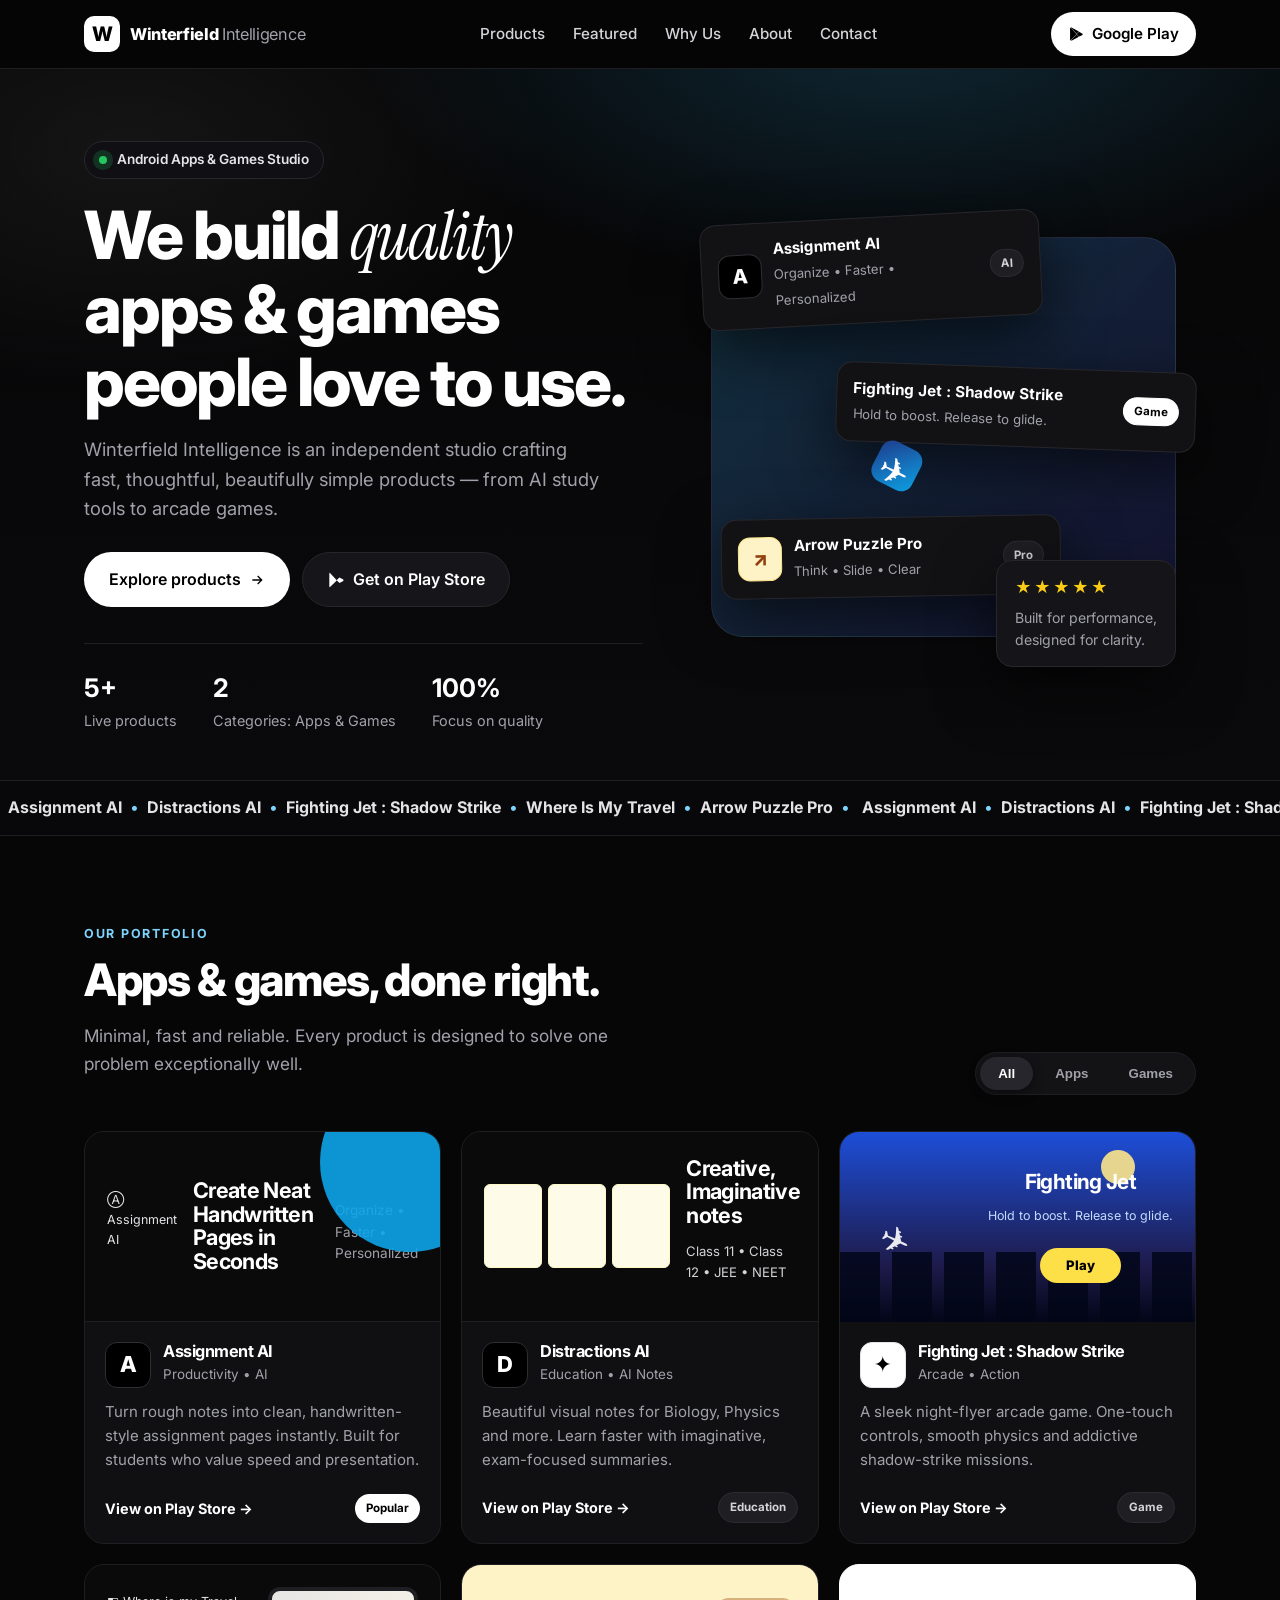
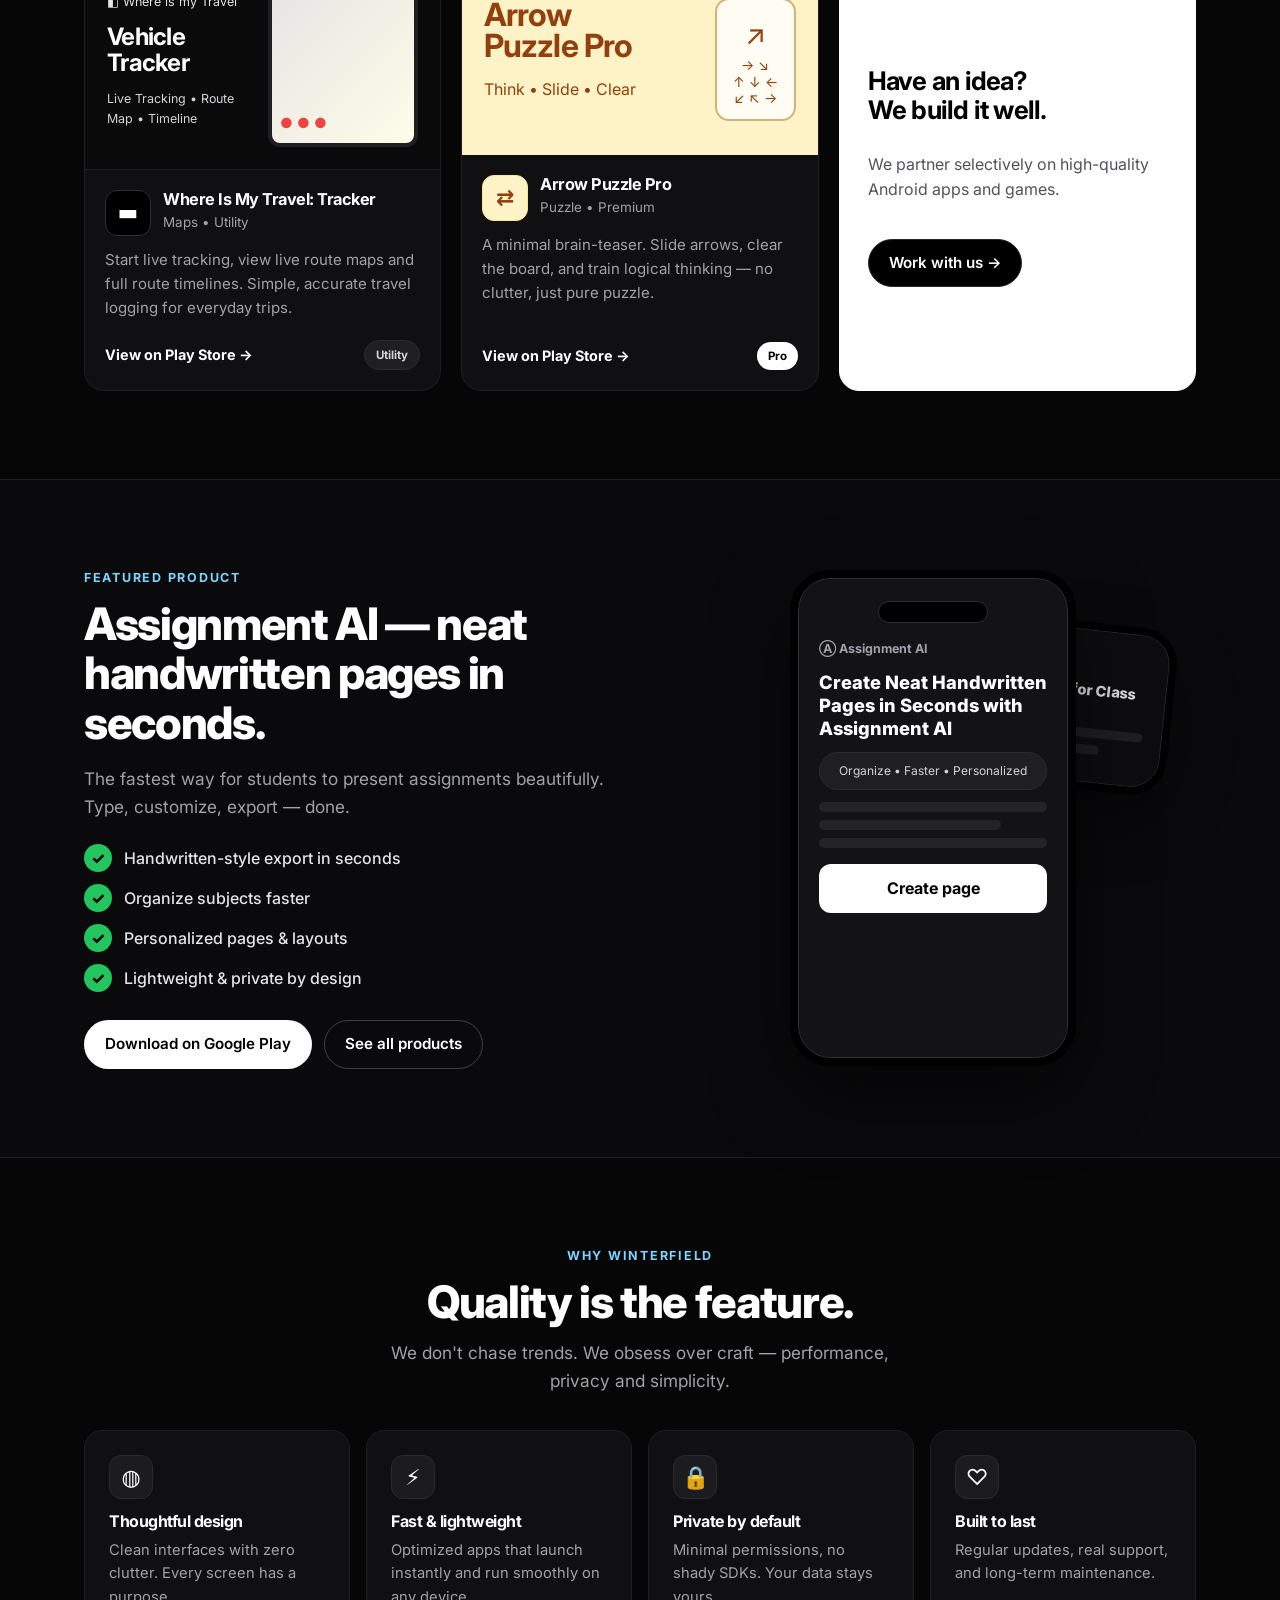
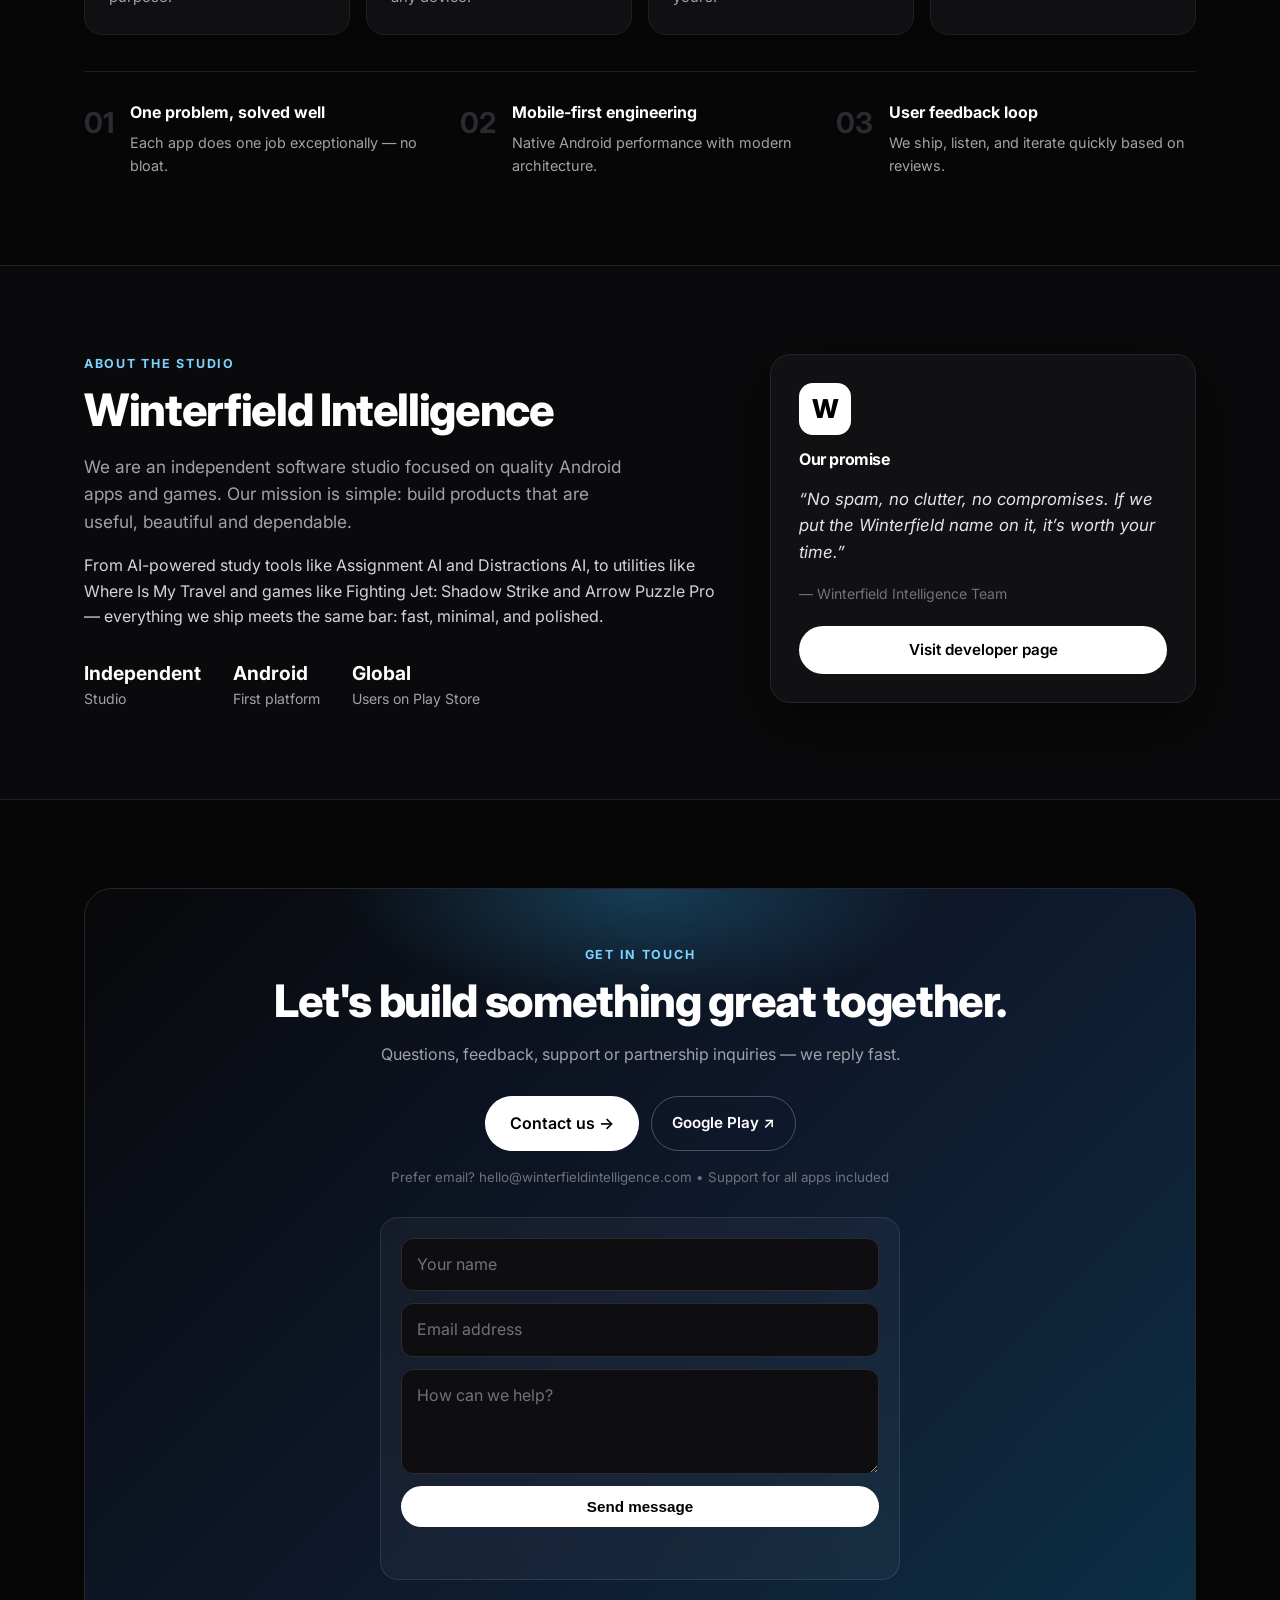
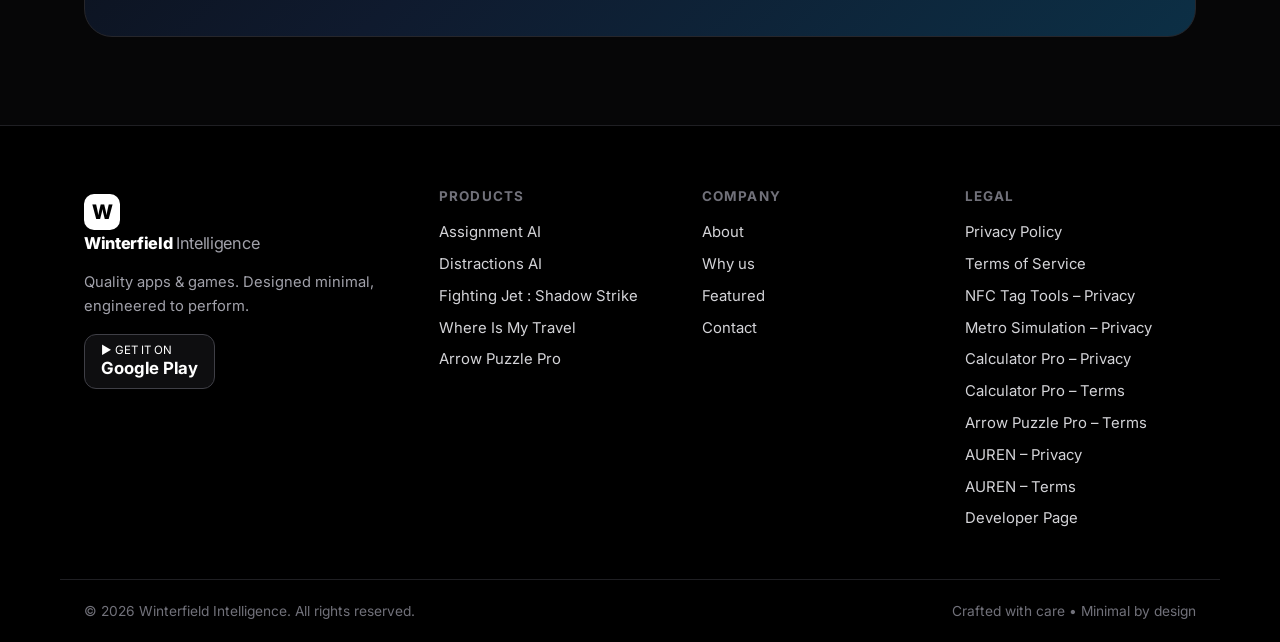
<file: index.html>
<!DOCTYPE html>
<html lang="en">
<head>
  <meta charset="UTF-8" />
  <meta name="viewport" content="width=device-width, initial-scale=1.0" />
  <meta name="theme-color" content="#060607" />
  <meta name="color-scheme" content="dark" />
  <title>Winterfield Intelligence — Quality Apps & Games</title>
  <meta name="description" content="Winterfield Intelligence builds quality, fast and thoughtful apps and games for Android. Assignment AI, Distractions AI, Fighting Jet: Shadow Strike, Where Is My Travel, Arrow Puzzle Pro." />
  <link rel="icon" href="data:image/svg+xml,<svg xmlns='http://www.w3.org/2000/svg' viewBox='0 0 100 100'><rect width='100' height='100' rx='22' fill='%230f172a'/><path d='M28 32 L42 68 L50 50 L58 68 L72 32' stroke='white' stroke-width='8' fill='none' stroke-linecap='round' stroke-linejoin='round'/></svg>" />
  <link rel="preconnect" href="https://fonts.googleapis.com">
  <link rel="preconnect" href="https://fonts.gstatic.com" crossorigin>
  <link href="https://fonts.googleapis.com/css2?family=Inter:wght@400;500;600;700;800&family=Instrument+Serif:ital@0;1&display=swap" rel="stylesheet">
  <link rel="stylesheet" href="styles.css" />
</head>
<body>
  <div class="progress" id="progress"></div>

  <header class="nav" id="top">
    <div class="container nav-inner">
      <a href="#top" class="brand" aria-label="Winterfield Intelligence home">
        <span class="brand-mark">W</span>
        <span class="brand-text">Winterfield <em>Intelligence</em></span>
      </a>
      <nav class="nav-links" id="navLinks">
        <a href="#products">Products</a>
        <a href="#featured">Featured</a>
        <a href="#why">Why Us</a>
        <a href="#about">About</a>
        <a href="#contact">Contact</a>
      </nav>
      <div class="nav-cta">
        <a class="btn btn-small btn-dark" href="https://play.google.com/store/apps/developer?id=Winterfield+Intelligence" target="_blank" rel="noopener">
          <svg width="16" height="16" viewBox="0 0 24 24" fill="currentColor"><path d="M3.6 2.3c-.3.3-.5.8-.5 1.4v16.6c0 .6.2 1.1.5 1.4l.1.1 9.3-9.3v-.2L3.7 2.2l-.1.1z"/><path d="M16.6 15.9L13 12.3v-.2l3.6-3.6 4.5 2.6c1.3.7 1.3 1.9 0 2.6l-4.5 2.2z"/><path d="M16.4 16.1L13 12.7 4.1 21.6c.4.4 1 .4 1.8 0l10.5-5.5z"/><path d="M16.4 8.1L5.9 2.6c-.8-.4-1.4-.4-1.8 0l8.9 8.9 3.4-3.4z"/></svg>
          Google Play
        </a>
        <button class="menu-btn" id="menuBtn" aria-label="Menu"><span></span><span></span></button>
      </div>
    </div>
    <div class="mobile-menu" id="mobileMenu">
      <a href="#products">Products</a>
      <a href="#featured">Featured</a>
      <a href="#why">Why Us</a>
      <a href="#about">About</a>
      <a href="#contact">Contact</a>
      <a class="btn btn-dark" href="https://play.google.com/store/apps/developer?id=Winterfield+Intelligence" target="_blank" rel="noopener">View on Google Play</a>
    </div>
  </header>

  <!-- HERO -->
  <section class="hero">
    <div class="container hero-grid">
      <div class="hero-copy">
        <div class="pill reveal"><span class="dot"></span> Android Apps & Games Studio</div>
        <h1 class="reveal">We build <span class="serif">quality</span> apps & games people love to use.</h1>
        <p class="lead reveal">Winterfield Intelligence is an independent studio crafting fast, thoughtful, beautifully simple products — from AI study tools to arcade games.</p>
        <div class="hero-actions reveal">
          <a href="#products" class="btn btn-dark btn-large">Explore products
            <svg width="16" height="16" viewBox="0 0 24 24" fill="none" stroke="currentColor" stroke-width="2"><path d="M5 12h14M13 6l6 6-6 6"/></svg>
          </a>
          <a href="https://play.google.com/store/apps/developer?id=Winterfield+Intelligence" target="_blank" rel="noopener" class="btn btn-light btn-large">
            <svg width="18" height="18" viewBox="0 0 24 24" fill="currentColor"><path d="M3.6 2.3c-.3.3-.5.8-.5 1.4v16.6c0 .6.2 1.1.5 1.4l.1.1 9.3-9.3v-.2L3.7 2.2l-.1.1z"/><path d="M16.6 15.9L13 12.3v-.2l3.6-3.6 4.5 2.6c1.3.7 1.3 1.9 0 2.6l-4.5 2.2z"/></svg>
            Get on Play Store
          </a>
        </div>
        <div class="hero-stats reveal">
          <div><strong>5+</strong><span>Live products</span></div>
          <div><strong>2</strong><span>Categories: Apps & Games</span></div>
          <div><strong>100%</strong><span>Focus on quality</span></div>
        </div>
      </div>

      <div class="hero-visual reveal">
        <div class="hero-card-stack">
          <div class="mini-card mc-1">
            <div class="mc-icon black">A</div>
            <div><b>Assignment AI</b><i>Organize • Faster • Personalized</i></div>
            <span class="tag">AI</span>
          </div>
          <div class="mini-card mc-2">
            <div class="mc-icon jet">✈</div>
            <div><b>Fighting Jet : Shadow Strike</b><i>Hold to boost. Release to glide.</i></div>
            <span class="tag dark">Game</span>
          </div>
          <div class="mini-card mc-3">
            <div class="mc-icon cream">↗</div>
            <div><b>Arrow Puzzle Pro</b><i>Think • Slide • Clear</i></div>
            <span class="tag">Pro</span>
          </div>
          <div class="hero-blob"></div>
          <div class="hero-rating">
            <div class="stars">★★★★★</div>
            <p>Built for performance,<br>designed for clarity.</p>
          </div>
        </div>
      </div>
    </div>
    <div class="marquee">
      <div class="marquee-track">
        <span>Assignment AI</span><i>•</i><span>Distractions AI</span><i>•</i><span>Fighting Jet : Shadow Strike</span><i>•</i><span>Where Is My Travel</span><i>•</i><span>Arrow Puzzle Pro</span><i>•</i>
        <span>Assignment AI</span><i>•</i><span>Distractions AI</span><i>•</i><span>Fighting Jet : Shadow Strike</span><i>•</i><span>Where Is My Travel</span><i>•</i><span>Arrow Puzzle Pro</span><i>•</i>
      </div>
    </div>
  </section>

  <!-- PRODUCTS -->
  <section class="section" id="products">
    <div class="container">
      <div class="section-head">
        <div>
          <p class="eyebrow">Our portfolio</p>
          <h2>Apps & games, done right.</h2>
          <p class="sub">Minimal, fast and reliable. Every product is designed to solve one problem exceptionally well.</p>
        </div>
        <div class="filter">
          <button class="filter-btn active" data-filter="all">All</button>
          <button class="filter-btn" data-filter="app">Apps</button>
          <button class="filter-btn" data-filter="game">Games</button>
        </div>
      </div>

      <div class="grid" id="productGrid">
        <!-- Assignment AI -->
        <article class="card reveal" data-type="app">
          <div class="card-banner banner-dark">
            <span class="banner-kicker">Ⓐ Assignment AI</span>
            <h3>Create Neat Handwritten Pages in Seconds</h3>
            <p>Organize • Faster • Personalized</p>
            <div class="banner-circle"></div>
          </div>
          <div class="card-body">
            <div class="card-row">
              <div class="app-icon black">A</div>
              <div><h4>Assignment AI</h4><span>Productivity • AI</span></div>
            </div>
            <p class="desc">Turn rough notes into clean, handwritten-style assignment pages instantly. Built for students who value speed and presentation.</p>
            <div class="card-foot">
              <a href="https://play.google.com/store/apps/developer?id=Winterfield+Intelligence" target="_blank" rel="noopener" class="link">View on Play Store →</a>
              <span class="badge">Popular</span>
            </div>
          </div>
        </article>

        <!-- Distractions AI -->
        <article class="card reveal" data-type="app">
          <div class="card-banner banner-notes">
            <div class="notes-mock"><span></span><span></span><span></span></div>
            <div><h3>Creative, Imaginative notes</h3><p>Class 11 • Class 12 • JEE • NEET</p></div>
          </div>
          <div class="card-body">
            <div class="card-row">
              <div class="app-icon black">D</div>
              <div><h4>Distractions AI</h4><span>Education • AI Notes</span></div>
            </div>
            <p class="desc">Beautiful visual notes for Biology, Physics and more. Learn faster with imaginative, exam-focused summaries.</p>
            <div class="card-foot">
              <a href="https://play.google.com/store/apps/developer?id=Winterfield+Intelligence" target="_blank" rel="noopener" class="link">View on Play Store →</a>
              <span class="badge light">Education</span>
            </div>
          </div>
        </article>

        <!-- Fighting Jet -->
        <article class="card reveal" data-type="game">
          <div class="card-banner banner-jet">
            <div class="jet-scene"><div class="moon"></div><div class="city"></div><div class="jet">✈</div></div>
            <div class="jet-copy"><h3>Fighting Jet</h3><p>Hold to boost. Release to glide.</p><span class="play-btn">Play</span></div>
          </div>
          <div class="card-body">
            <div class="card-row">
              <div class="app-icon white">✦</div>
              <div><h4>Fighting Jet : Shadow Strike</h4><span>Arcade • Action</span></div>
            </div>
            <p class="desc">A sleek night-flyer arcade game. One-touch controls, smooth physics and addictive shadow-strike missions.</p>
            <div class="card-foot">
              <a href="https://play.google.com/store/apps/developer?id=Winterfield+Intelligence" target="_blank" rel="noopener" class="link">View on Play Store →</a>
              <span class="badge light">Game</span>
            </div>
          </div>
        </article>

        <!-- Vehicle Tracker -->
        <article class="card reveal" data-type="app">
          <div class="card-banner banner-map">
            <div><span class="banner-kicker">◧ Where is my Travel</span><h3>Vehicle Tracker</h3><p>Live Tracking • Route Map • Timeline</p></div>
            <div class="map-mock"></div>
          </div>
          <div class="card-body">
            <div class="card-row">
              <div class="app-icon black">▬</div>
              <div><h4>Where Is My Travel: Tracker</h4><span>Maps • Utility</span></div>
            </div>
            <p class="desc">Start live tracking, view live route maps and full route timelines. Simple, accurate travel logging for everyday trips.</p>
            <div class="card-foot">
              <a href="https://play.google.com/store/apps/developer?id=Winterfield+Intelligence" target="_blank" rel="noopener" class="link">View on Play Store →</a>
              <span class="badge light">Utility</span>
            </div>
          </div>
        </article>

        <!-- Arrow Puzzle Pro -->
        <article class="card reveal" data-type="game">
          <div class="card-banner banner-arrow">
            <div><h3 class="arrow-title">Arrow<br>Puzzle Pro</h3><p>Think • Slide • Clear</p></div>
            <div class="maze">↗<small>→ ↘<br>↑ ↓ ←<br>↙ ↖ →</small></div>
          </div>
          <div class="card-body">
            <div class="card-row">
              <div class="app-icon cream">⇄</div>
              <div><h4>Arrow Puzzle Pro</h4><span>Puzzle • Premium</span></div>
            </div>
            <p class="desc">A minimal brain-teaser. Slide arrows, clear the board, and train logical thinking — no clutter, just pure puzzle.</p>
            <div class="card-foot">
              <a href="https://play.google.com/store/apps/developer?id=Winterfield+Intelligence" target="_blank" rel="noopener" class="link">View on Play Store →</a>
              <span class="badge">Pro</span>
            </div>
          </div>
        </article>

        <!-- Studio card -->
        <article class="card studio-card reveal" data-type="app game">
          <h3>Have an idea?<br>We build it well.</h3>
          <p>We partner selectively on high-quality Android apps and games.</p>
          <a href="#contact" class="btn btn-light">Work with us →</a>
        </article>
      </div>
    </div>
  </section>

  <!-- FEATURED -->
  <section class="section featured" id="featured">
    <div class="container featured-grid">
      <div class="featured-copy">
        <p class="eyebrow light">Featured product</p>
        <h2>Assignment AI — neat handwritten pages in seconds.</h2>
        <p class="sub light">The fastest way for students to present assignments beautifully. Type, customize, export — done.</p>
        <ul class="check-list">
          <li><span>✓</span> Handwritten-style export in seconds</li>
          <li><span>✓</span> Organize subjects faster</li>
          <li><span>✓</span> Personalized pages & layouts</li>
          <li><span>✓</span> Lightweight & private by design</li>
        </ul>
        <div class="hero-actions">
          <a class="btn btn-white" href="https://play.google.com/store/apps/developer?id=Winterfield+Intelligence" target="_blank" rel="noopener">Download on Google Play</a>
          <a class="btn btn-ghost" href="#products">See all products</a>
        </div>
      </div>
      <div class="phone-wrap">
        <div class="phone">
          <div class="notch"></div>
          <div class="phone-head">Ⓐ Assignment AI</div>
          <div class="phone-title">Create Neat Handwritten Pages in Seconds with Assignment AI</div>
          <div class="phone-pill">Organize • Faster • Personalized</div>
          <div class="phone-lines"><span></span><span></span><span></span></div>
          <div class="phone-btn">Create page</div>
        </div>
        <div class="phone phone-back">
          <div class="phone-head">Creative notes</div>
          <div class="phone-title small">Imaginative notes for Class 11 • 12 • JEE • NEET</div>
          <div class="phone-lines"><span></span><span></span></div>
        </div>
      </div>
    </div>
  </section>

  <!-- WHY -->
  <section class="section" id="why">
    <div class="container">
      <div class="center">
        <p class="eyebrow">Why Winterfield</p>
        <h2>Quality is the feature.</h2>
        <p class="sub">We don't chase trends. We obsess over craft — performance, privacy and simplicity.</p>
      </div>
      <div class="why-grid">
        <div class="why-card reveal"><div class="why-icon">◍</div><h4>Thoughtful design</h4><p>Clean interfaces with zero clutter. Every screen has a purpose.</p></div>
        <div class="why-card reveal"><div class="why-icon">⚡</div><h4>Fast & lightweight</h4><p>Optimized apps that launch instantly and run smoothly on any device.</p></div>
        <div class="why-card reveal"><div class="why-icon">🔒</div><h4>Private by default</h4><p>Minimal permissions, no shady SDKs. Your data stays yours.</p></div>
        <div class="why-card reveal"><div class="why-icon">♡</div><h4>Built to last</h4><p>Regular updates, real support, and long-term maintenance.</p></div>
      </div>
      <div class="principles">
        <div class="principle reveal"><strong>01</strong><div><h5>One problem, solved well</h5><p>Each app does one job exceptionally — no bloat.</p></div></div>
        <div class="principle reveal"><strong>02</strong><div><h5>Mobile-first engineering</h5><p>Native Android performance with modern architecture.</p></div></div>
        <div class="principle reveal"><strong>03</strong><div><h5>User feedback loop</h5><p>We ship, listen, and iterate quickly based on reviews.</p></div></div>
      </div>
    </div>
  </section>

  <!-- ABOUT -->
  <section class="section about" id="about">
    <div class="container about-grid">
      <div>
        <p class="eyebrow">About the studio</p>
        <h2>Winterfield Intelligence</h2>
        <p class="sub">We are an independent software studio focused on quality Android apps and games. Our mission is simple: build products that are useful, beautiful and dependable.</p>
        <p class="body-text">From AI-powered study tools like Assignment AI and Distractions AI, to utilities like Where Is My Travel and games like Fighting Jet: Shadow Strike and Arrow Puzzle Pro — everything we ship meets the same bar: fast, minimal, and polished.</p>
        <div class="about-stats">
          <div><strong>Independent</strong><span>Studio</span></div>
          <div><strong>Android</strong><span>First platform</span></div>
          <div><strong>Global</strong><span>Users on Play Store</span></div>
        </div>
      </div>
      <div class="about-card">
        <div class="about-logo">W</div>
        <h4>Our promise</h4>
        <p>“No spam, no clutter, no compromises. If we put the Winterfield name on it, it’s worth your time.”</p>
        <div class="founder"><span>— Winterfield Intelligence Team</span></div>
        <a class="btn btn-dark btn-full" href="https://play.google.com/store/apps/developer?id=Winterfield+Intelligence" target="_blank" rel="noopener">Visit developer page</a>
      </div>
    </div>
  </section>

  <!-- CONTACT / CTA -->
  <section class="section cta-section" id="contact">
    <div class="container">
      <div class="cta-box reveal">
        <p class="eyebrow light">Get in touch</p>
        <h2>Let's build something great together.</h2>
        <p>Questions, feedback, support or partnership inquiries — we reply fast.</p>
        <div class="cta-actions">
          <a id="emailBtn" class="btn btn-white btn-large" href="mailto:hello@winterfieldintelligence.com?subject=Hello%20Winterfield%20Intelligence">Contact us →</a>
          <a class="btn btn-ghost light-ghost" href="https://play.google.com/store/apps/developer?id=Winterfield+Intelligence" target="_blank" rel="noopener">Google Play ↗</a>
        </div>
        <small>Prefer email? hello@winterfieldintelligence.com • Support for all apps included</small>
        <form class="contact-form" id="contactForm" onsubmit="return false;">
          <input type="text" id="cName" placeholder="Your name" required />
          <input type="email" id="cEmail" placeholder="Email address" required />
          <textarea id="cMsg" placeholder="How can we help?" rows="3" required></textarea>
          <button class="btn btn-dark btn-full" type="submit">Send message</button>
          <p class="form-note" id="formNote"></p>
        </form>
      </div>
    </div>
  </section>

  <footer>
    <div class="container footer-grid">
      <div>
        <a href="#top" class="brand"><span class="brand-mark">W</span><span class="brand-text">Winterfield <em>Intelligence</em></span></a>
        <p>Quality apps & games. Designed minimal, engineered to perform.</p>
        <div class="store-badge">
          <a href="https://play.google.com/store/apps/developer?id=Winterfield+Intelligence" target="_blank" rel="noopener">
            <span class="gplay">▶ GET IT ON<br><b>Google Play</b></span>
          </a>
        </div>
      </div>
      <div>
        <h6>Products</h6>
        <a href="#products">Assignment AI</a>
        <a href="#products">Distractions AI</a>
        <a href="#products">Fighting Jet : Shadow Strike</a>
        <a href="#products">Where Is My Travel</a>
        <a href="#products">Arrow Puzzle Pro</a>
      </div>
      <div>
        <h6>Company</h6>
        <a href="#about">About</a>
        <a href="#why">Why us</a>
        <a href="#featured">Featured</a>
        <a href="#contact">Contact</a>
      </div>
      <div>
        <h6>Legal</h6>
        <a href="#" id="privacyLink">Privacy Policy</a>
        <a href="#" id="termsLink">Terms of Service</a>
        <a href="nfctagtools-privacypolicy.html">NFC Tag Tools – Privacy</a>
        <a href="minimetrosimulation-privacypolicy.html">Metro Simulation – Privacy</a>
        <a href="constructioncalculatorpro-privacypolicy.html">Calculator Pro – Privacy</a>
        <a href="constructioncalculatorpro-termsofuse.html">Calculator Pro – Terms</a>
        <a href="arrowpuzzlepro-termsofuse.html">Arrow Puzzle Pro – Terms</a>
        <a href="auren-privacypolicy.html">AUREN – Privacy</a>
        <a href="auren-termsofuse.html">AUREN – Terms</a>
        <a href="https://play.google.com/store/apps/developer?id=Winterfield+Intelligence" target="_blank" rel="noopener">Developer Page</a>
      </div>
    </div>
    <div class="container footer-bottom">
      <span>© <span id="year"></span> Winterfield Intelligence. All rights reserved.</span>
      <span class="made">Crafted with care • Minimal by design</span>
    </div>
  </footer>

  <div class="modal" id="legalModal" aria-hidden="true">
    <div class="modal-box">
      <button class="modal-close" id="modalClose">✕</button>
      <h3 id="modalTitle">Privacy Policy</h3>
      <div class="modal-body" id="modalBody"></div>
    </div>
  </div>

  <script src="script.js"></script>
</body>
</html>
</file>
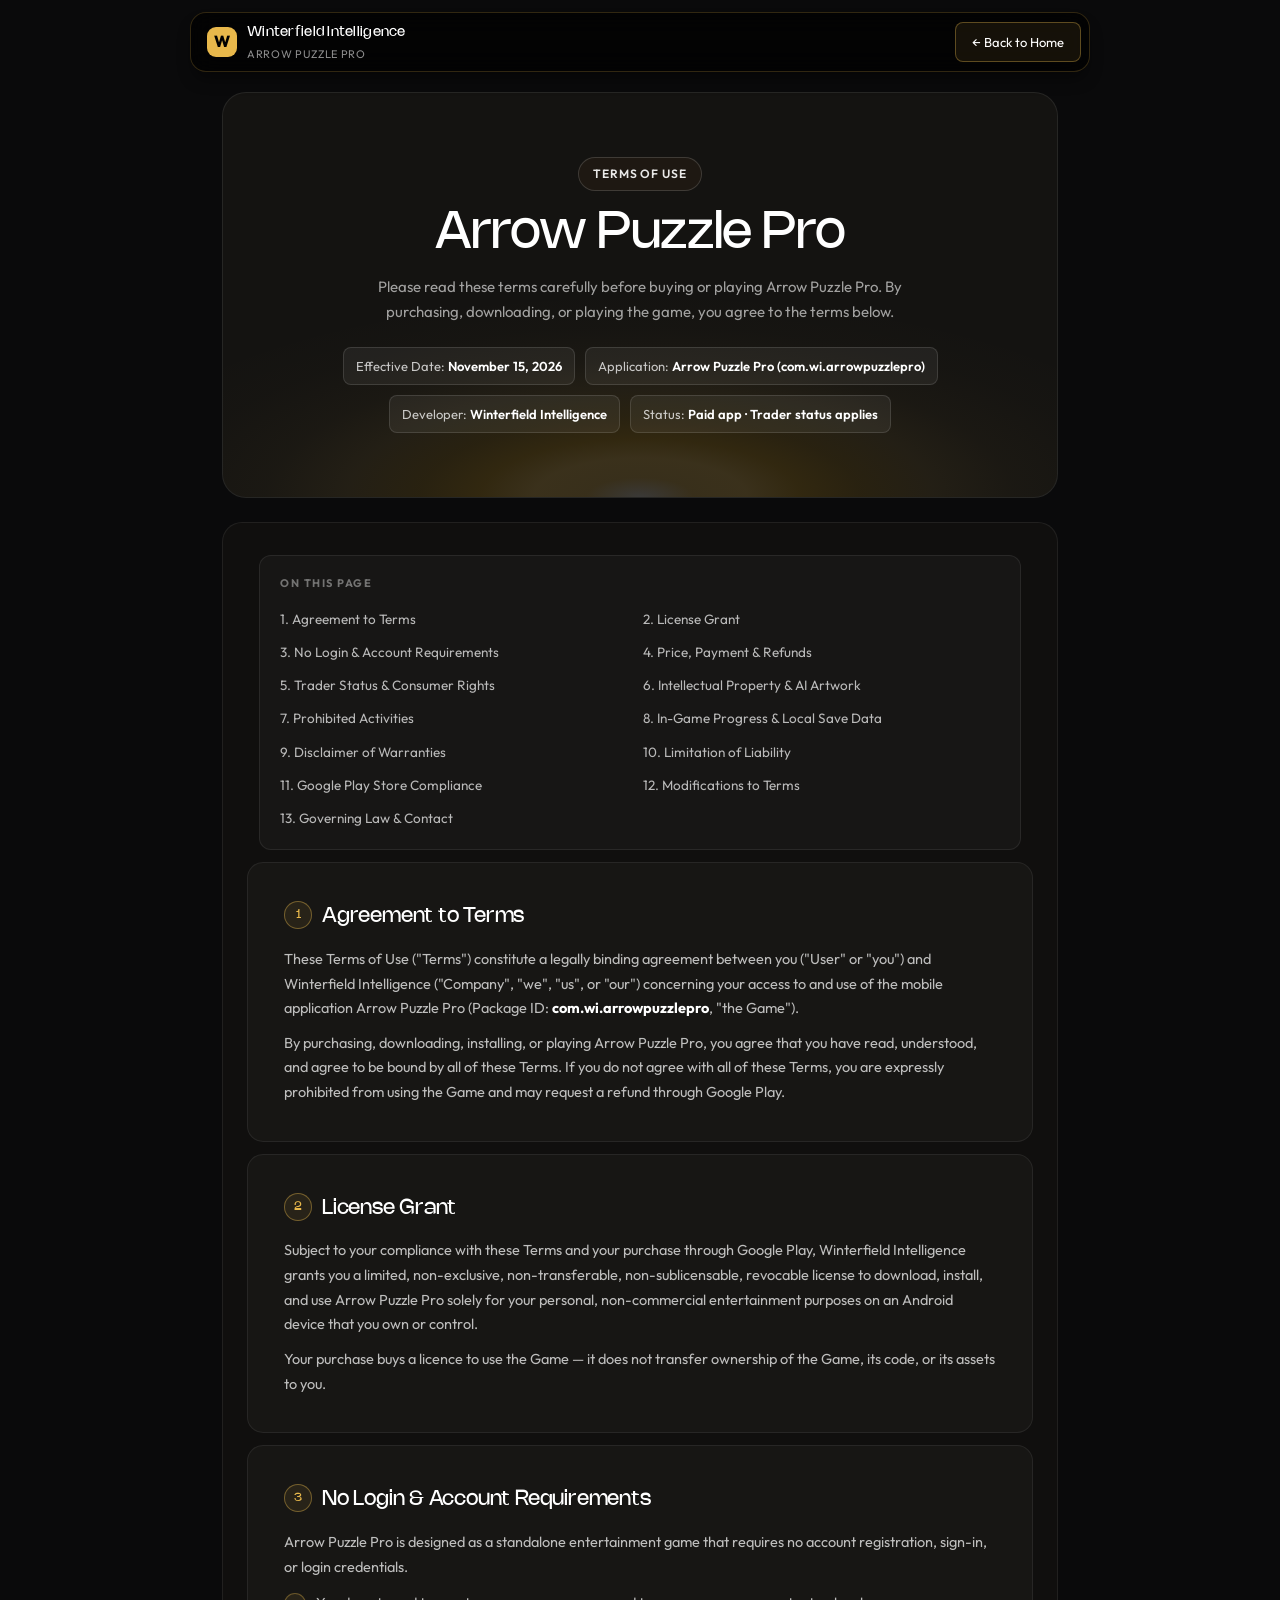
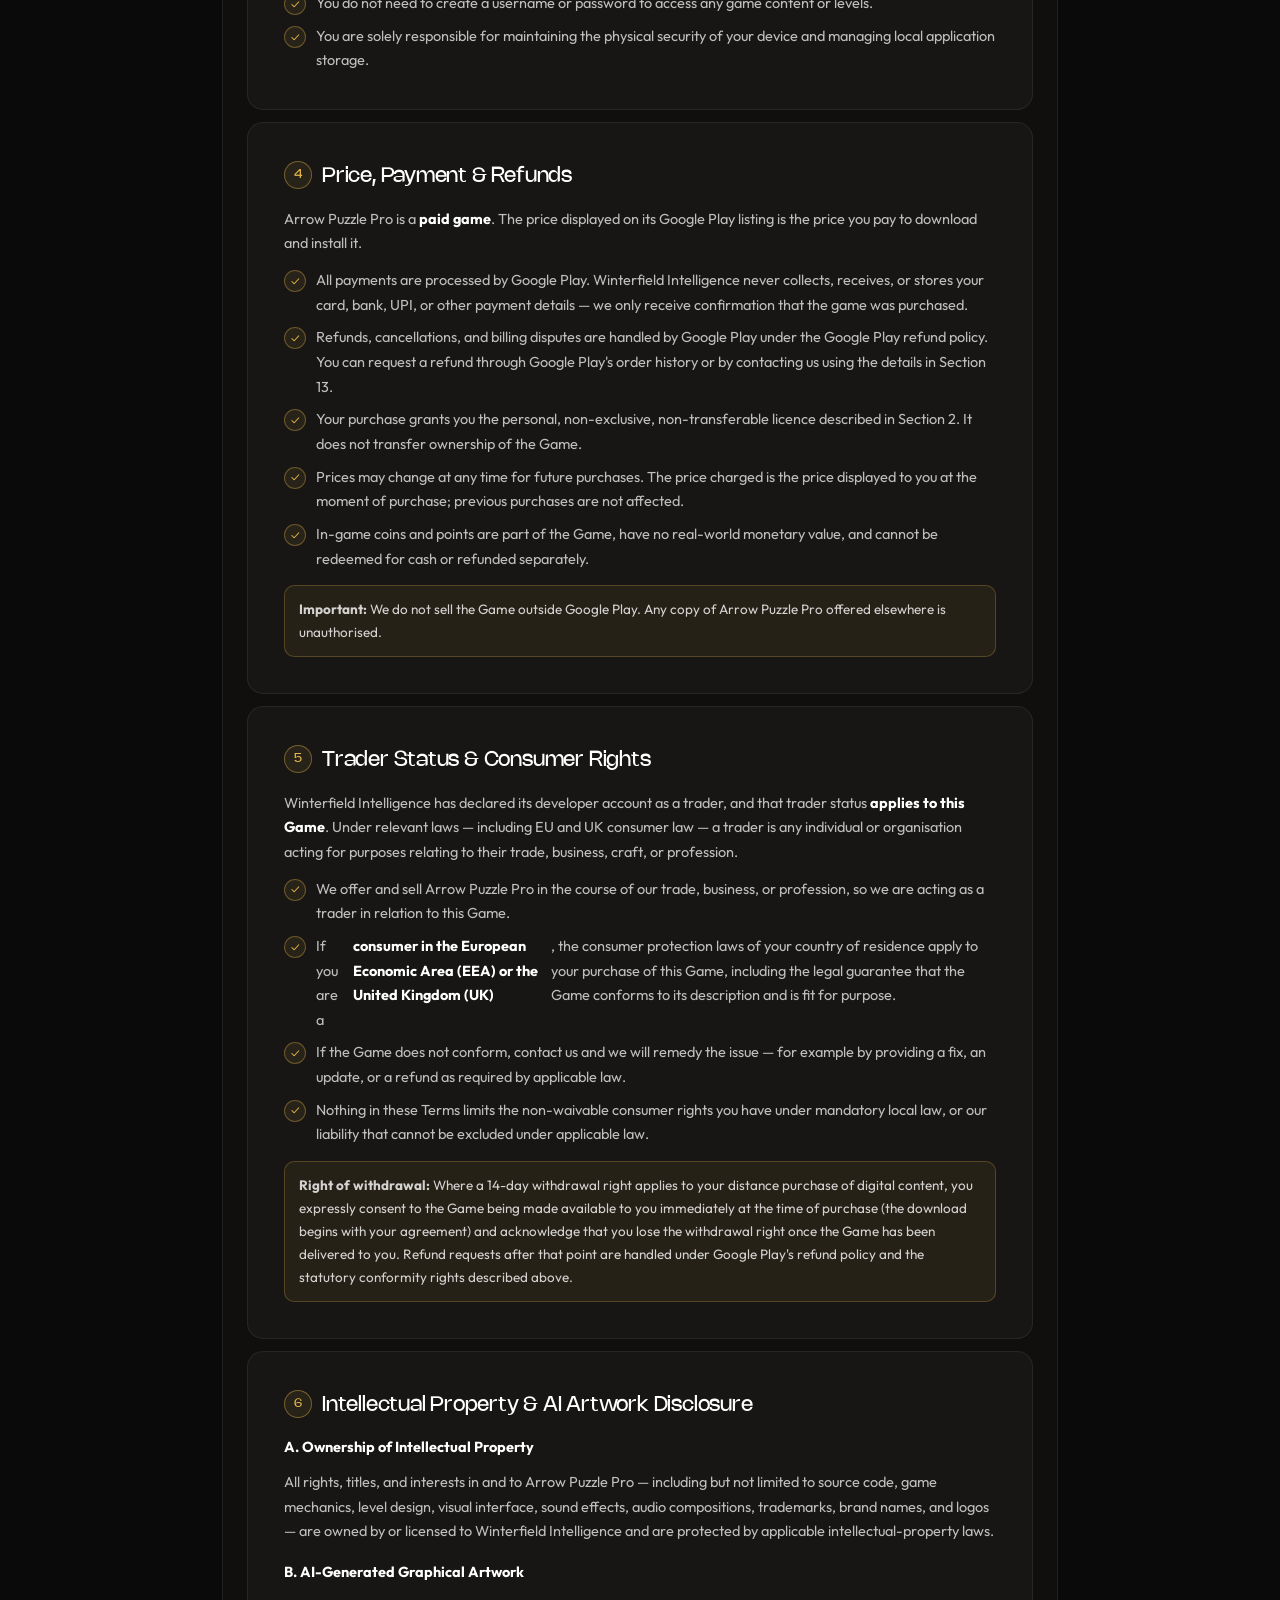
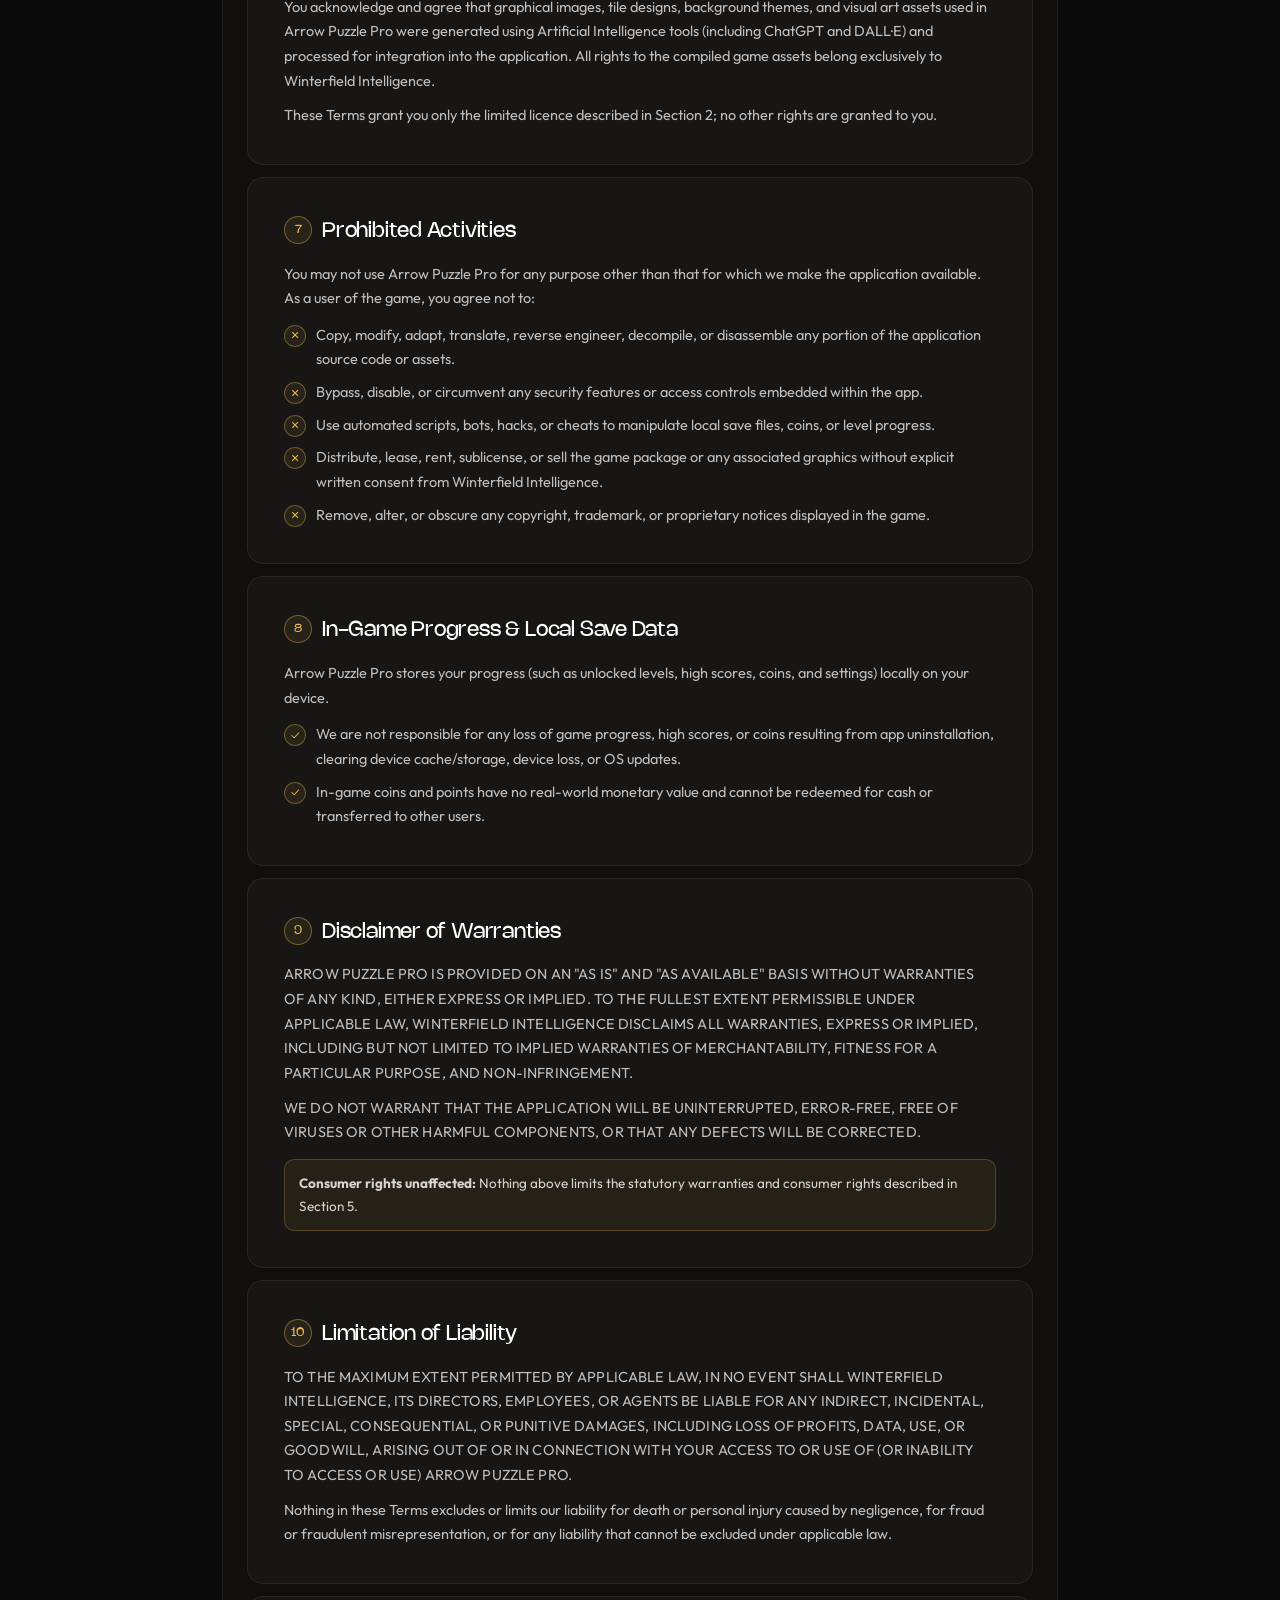
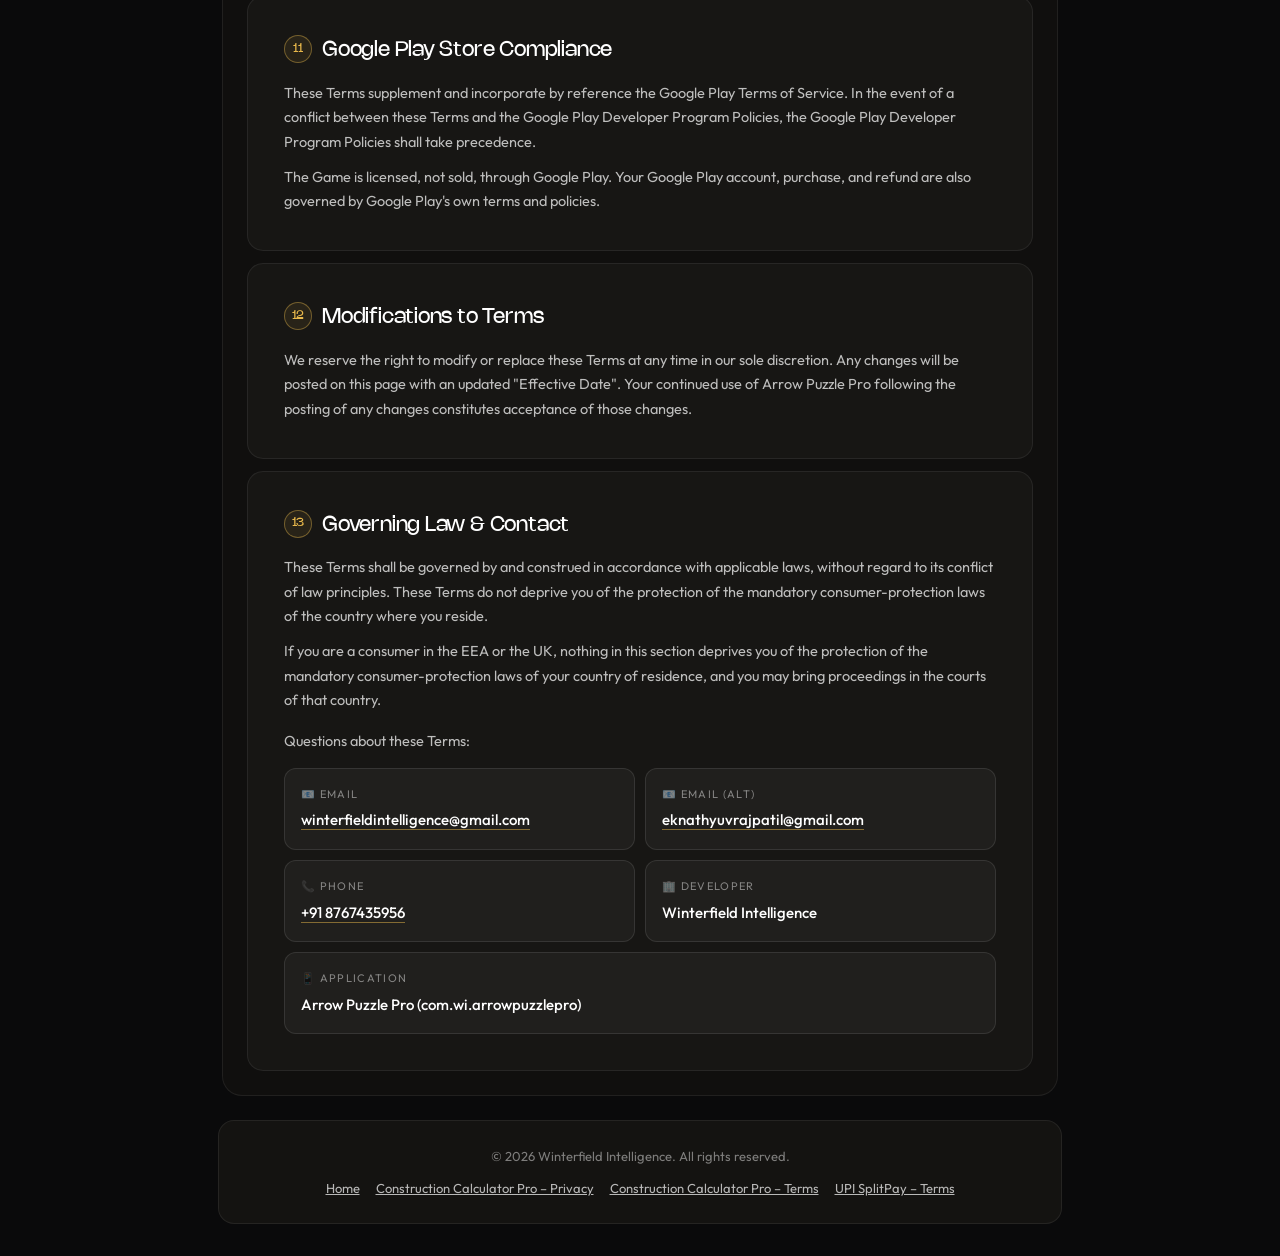
<file: arrowpuzzlepro-termsofuse.html>
<!DOCTYPE html>
<html lang="en">
<head>
<meta charset="utf-8">
<meta name="viewport" content="width=device-width, initial-scale=1.0">
<meta name="theme-color" content="#0a0a0b">
<meta name="color-scheme" content="dark">
<title>Terms of Use – Arrow Puzzle Pro | Winterfield Intelligence</title>
<meta name="description" content="Terms of Use for Arrow Puzzle Pro (com.wi.arrowpuzzlepro) by Winterfield Intelligence. Paid app. Trader status applies. Effective November 15, 2026.">
<link rel="icon" href="data:image/svg+xml,<svg xmlns='http://www.w3.org/2000/svg' viewBox='0 0 100 100'><rect width='100' height='100' rx='22' fill='%23E8B84B'/><path d='M34 26 L62 50 L34 74' stroke='black' stroke-width='9' fill='none' stroke-linecap='round' stroke-linejoin='round'/><path d='M66 26 L66 74' stroke='black' stroke-width='9' fill='none' stroke-linecap='round'/></svg>">
<style>
@font-face{font-family:Nohemi;src:url(fonts/Nohemi-Regular.ttf)format("truetype");font-weight:400;font-display:swap}
@font-face{font-family:Outfit;src:url(fonts/Outfit-Variable.ttf)format("truetype");font-weight:100 900;font-display:swap}
*{box-sizing:border-box;margin:0;padding:0}
body{font-family:Outfit,system-ui,-apple-system,Segoe UI,Roboto,sans-serif;background:#0a0a0b;color:#fff;min-height:100vh;line-height:1.7;-webkit-font-smoothing:antialiased}
a{color:inherit}
.wrap{max-width:900px;margin:0 auto;padding:0 20px}
.topbar{position:sticky;top:12px;z-index:50;display:flex;justify-content:center;padding:0 12px}
.nav{pointer-events:auto;backdrop-filter:blur(12px);background:rgba(0,0,0,.7);border:1px solid rgba(232,184,75,.2);border-radius:16px;display:flex;align-items:center;gap:16px;height:60px;padding:0 8px 0 16px;box-shadow:0 10px 15px -3px rgba(0,0,0,.4);width:100%;max-width:900px;justify-content:space-between}
.brand{display:flex;align-items:center;gap:10px;font-family:Nohemi,sans-serif;font-size:14px;letter-spacing:.02em;text-decoration:none}
.wmark{display:inline-flex;align-items:center;justify-content:center;width:30px;height:30px;border-radius:9px;background:#E8B84B;color:#000;font-family:Outfit,sans-serif;font-weight:800;font-size:16px;flex-shrink:0}
.brand small{display:block;font-family:Outfit,sans-serif;font-size:11px;color:rgba(255,255,255,.55);font-weight:400;letter-spacing:.06em}
.nav a.home{font-size:13px;color:#fff;background:rgba(232,184,75,.08);border:1px solid rgba(232,184,75,.35);border-radius:8px;padding:8px 16px;text-decoration:none;transition:.3s}
.nav a.home:hover{background:rgba(232,184,75,.18)}
.hero{margin:28px 8px 0;background:#141311;border:1px solid rgba(255,255,255,.08);border-radius:24px;padding:48px 32px;position:relative;overflow:hidden;text-align:center}
.hero::before{content:"";position:absolute;inset:0;background:radial-gradient(80% 60% at 50% 100%,rgba(255,255,255,.9) 0%,rgba(232,184,75,.95) 8%,#E8B84B 16%,#B8860B 24%,rgba(184,134,11,.7) 33%,rgba(232,184,75,.4) 44%,rgba(232,184,75,.18) 56%,rgba(232,184,75,.06) 70%,transparent 85%);opacity:.18;pointer-events:none}
.badge{display:inline-block;font-size:12px;font-weight:600;letter-spacing:.08em;text-transform:uppercase;color:rgba(255,255,255,.9);background:rgba(40,30,20,.5);border:1px solid rgba(255,255,255,.15);border-radius:999px;padding:6px 14px;margin-bottom:16px;position:relative}
h1{font-family:Nohemi,sans-serif;font-size:clamp(32px,5vw,52px);font-weight:400;letter-spacing:-.02em;line-height:1.05;margin-bottom:12px;position:relative}
.sub{color:rgba(255,255,255,.6);font-size:15px;max-width:600px;margin:0 auto;position:relative}
.meta{display:flex;flex-wrap:wrap;gap:10px;justify-content:center;margin-top:22px;position:relative}
.meta span{font-size:13px;color:rgba(255,255,255,.75);background:rgba(255,255,255,.06);border:1px solid rgba(255,255,255,.12);border-radius:8px;padding:7px 12px}
.meta strong{color:#fff;font-weight:600}
.doc{background:#100f0e;border:1px solid rgba(255,255,255,.07);border-radius:20px;margin:20px 8px 0;padding:12px}
@media(min-width:640px){.hero{margin:32px 12px 0;padding:64px 48px}.doc{margin:24px 12px 0}}
.card{background:#171614;border:1px solid rgba(255,255,255,.07);border-radius:16px;padding:28px 24px;margin:12px}
@media(min-width:640px){.card{padding:36px 36px}}
.card h2{font-family:Nohemi,sans-serif;font-size:21px;font-weight:400;letter-spacing:-.01em;margin-bottom:12px;display:flex;gap:10px;align-items:flex-start}
.card h2 .n{flex-shrink:0;font-size:12px;color:#E8B84B;border:1px solid rgba(232,184,75,.4);background:rgba(232,184,75,.08);border-radius:50%;width:28px;height:28px;display:inline-flex;align-items:center;justify-content:center;margin-top:2px}
.card p,.card li{color:rgba(255,255,255,.72);font-size:14.5px}
.card p+p{margin-top:10px}
.card ul{list-style:none;margin-top:12px;display:flex;flex-direction:column;gap:8px}
.card ul li{display:flex;gap:10px;align-items:flex-start}
.card ul li::before{content:"✓";flex-shrink:0;color:#E8B84B;background:rgba(232,184,75,.08);border:1px solid rgba(232,184,75,.35);border-radius:50%;width:20px;height:20px;font-size:11px;display:inline-flex;align-items:center;justify-content:center;margin-top:2px}
.card ul.prohibited li::before{content:"✕"}
.allcaps{font-size:13.5px;letter-spacing:.01em}
.note{background:rgba(232,184,75,.07);border:1px solid rgba(232,184,75,.25);border-radius:10px;padding:12px 14px;margin-top:14px;font-size:13.5px;color:rgba(255,255,255,.8)}
.toc{padding:8px 12px 0}
.toc-inner{background:rgba(255,255,255,.03);border:1px solid rgba(255,255,255,.08);border-radius:12px;padding:18px 20px;margin:12px}
.toc-inner h3{font-size:11px;text-transform:uppercase;letter-spacing:.14em;color:rgba(255,255,255,.4);margin-bottom:12px}
.toc-inner ol{list-style:none;display:grid;gap:6px}
@media(min-width:640px){.toc-inner ol{grid-template-columns:1fr 1fr}}
.toc-inner a{font-size:13.5px;color:rgba(255,255,255,.7);text-decoration:none}
.toc-inner a:hover{color:#E8B84B}
.contact-grid{display:grid;gap:10px;margin-top:14px}
@media(min-width:640px){.contact-grid{grid-template-columns:1fr 1fr}}
.contact{background:rgba(255,255,255,.04);border:1px solid rgba(255,255,255,.1);border-radius:12px;padding:16px}
.contact .label{font-size:11px;text-transform:uppercase;letter-spacing:.12em;color:rgba(255,255,255,.45);margin-bottom:4px}
.contact .val{font-size:15px;font-weight:500;word-break:break-all}
.contact .val a{color:#fff;text-decoration:none;border-bottom:1px solid rgba(232,184,75,.5)}
.contact .val a:hover{border-color:#fff}
.footer{padding:24px 8px 32px;text-align:center}
.footer-inner{border:1px solid rgba(255,255,255,.07);background:#141311;border-radius:16px;padding:24px;font-size:13px;color:rgba(255,255,255,.45)}
.footer-inner a{color:rgba(255,255,255,.7)}
.footer-links{display:flex;gap:16px;justify-content:center;flex-wrap:wrap;margin-top:10px}
</style>
</head>
<body>
<div class="topbar">
  <nav class="nav">
    <a class="brand" href="index.html"><span class="wmark">W</span><span>Winterfield Intelligence<small>ARROW PUZZLE PRO</small></span></a>
    <a class="home" href="index.html">← Back to Home</a>
  </nav>
</div>

<div class="wrap">
  <header class="hero">
    <div class="badge">Terms of Use</div>
    <h1>Arrow Puzzle Pro</h1>
    <p class="sub">Please read these terms carefully before buying or playing Arrow Puzzle Pro. By purchasing, downloading, or playing the game, you agree to the terms below.</p>
    <div class="meta">
      <span>Effective Date: <strong>November 15, 2026</strong></span>
      <span>Application: <strong>Arrow Puzzle Pro (com.wi.arrowpuzzlepro)</strong></span>
      <span>Developer: <strong>Winterfield Intelligence</strong></span>
      <span>Status: <strong>Paid app · Trader status applies</strong></span>
    </div>
  </header>

  <div class="doc">
    <div class="toc">
      <div class="toc-inner">
        <h3>On this page</h3>
        <ol>
          <li><a href="#agreement">1. Agreement to Terms</a></li>
          <li><a href="#license">2. License Grant</a></li>
          <li><a href="#account">3. No Login &amp; Account Requirements</a></li>
          <li><a href="#price">4. Price, Payment &amp; Refunds</a></li>
          <li><a href="#trader">5. Trader Status &amp; Consumer Rights</a></li>
          <li><a href="#ip">6. Intellectual Property &amp; AI Artwork</a></li>
          <li><a href="#prohibited">7. Prohibited Activities</a></li>
          <li><a href="#progress">8. In-Game Progress &amp; Local Save Data</a></li>
          <li><a href="#warranty">9. Disclaimer of Warranties</a></li>
          <li><a href="#liability">10. Limitation of Liability</a></li>
          <li><a href="#googleplay">11. Google Play Store Compliance</a></li>
          <li><a href="#mods">12. Modifications to Terms</a></li>
          <li><a href="#law">13. Governing Law &amp; Contact</a></li>
        </ol>
      </div>
    </div>

    <section class="card" id="agreement">
      <h2><span class="n">1</span> Agreement to Terms</h2>
      <p>These Terms of Use ("Terms") constitute a legally binding agreement between you ("User" or "you") and Winterfield Intelligence ("Company", "we", "us", or "our") concerning your access to and use of the mobile application Arrow Puzzle Pro (Package ID: <strong style="color:#fff">com.wi.arrowpuzzlepro</strong>, "the Game").</p>
      <p>By purchasing, downloading, installing, or playing Arrow Puzzle Pro, you agree that you have read, understood, and agree to be bound by all of these Terms. If you do not agree with all of these Terms, you are expressly prohibited from using the Game and may request a refund through Google Play.</p>
    </section>

    <section class="card" id="license">
      <h2><span class="n">2</span> License Grant</h2>
      <p>Subject to your compliance with these Terms and your purchase through Google Play, Winterfield Intelligence grants you a limited, non-exclusive, non-transferable, non-sublicensable, revocable license to download, install, and use Arrow Puzzle Pro solely for your personal, non-commercial entertainment purposes on an Android device that you own or control.</p>
      <p style="margin-top:10px">Your purchase buys a licence to use the Game — it does not transfer ownership of the Game, its code, or its assets to you.</p>
    </section>

    <section class="card" id="account">
      <h2><span class="n">3</span> No Login &amp; Account Requirements</h2>
      <p>Arrow Puzzle Pro is designed as a standalone entertainment game that requires no account registration, sign-in, or login credentials.</p>
      <ul>
        <li>You do not need to create a username or password to access any game content or levels.</li>
        <li>You are solely responsible for maintaining the physical security of your device and managing local application storage.</li>
      </ul>
    </section>

    <section class="card" id="price">
      <h2><span class="n">4</span> Price, Payment &amp; Refunds</h2>
      <p>Arrow Puzzle Pro is a <strong style="color:#fff">paid game</strong>. The price displayed on its Google Play listing is the price you pay to download and install it.</p>
      <ul>
        <li>All payments are processed by Google Play. Winterfield Intelligence never collects, receives, or stores your card, bank, UPI, or other payment details — we only receive confirmation that the game was purchased.</li>
        <li>Refunds, cancellations, and billing disputes are handled by Google Play under the Google Play refund policy. You can request a refund through Google Play's order history or by contacting us using the details in Section 13.</li>
        <li>Your purchase grants you the personal, non-exclusive, non-transferable licence described in Section 2. It does not transfer ownership of the Game.</li>
        <li>Prices may change at any time for future purchases. The price charged is the price displayed to you at the moment of purchase; previous purchases are not affected.</li>
        <li>In-game coins and points are part of the Game, have no real-world monetary value, and cannot be redeemed for cash or refunded separately.</li>
      </ul>
      <div class="note"><strong>Important:</strong> We do not sell the Game outside Google Play. Any copy of Arrow Puzzle Pro offered elsewhere is unauthorised.</div>
    </section>

    <section class="card" id="trader">
      <h2><span class="n">5</span> Trader Status &amp; Consumer Rights</h2>
      <p>Winterfield Intelligence has declared its developer account as a trader, and that trader status <strong style="color:#fff">applies to this Game</strong>. Under relevant laws — including EU and UK consumer law — a trader is any individual or organisation acting for purposes relating to their trade, business, craft, or profession.</p>
      <ul>
        <li>We offer and sell Arrow Puzzle Pro in the course of our trade, business, or profession, so we are acting as a trader in relation to this Game.</li>
        <li>If you are a <strong style="color:#fff">consumer in the European Economic Area (EEA) or the United Kingdom (UK)</strong>, the consumer protection laws of your country of residence apply to your purchase of this Game, including the legal guarantee that the Game conforms to its description and is fit for purpose.</li>
        <li>If the Game does not conform, contact us and we will remedy the issue — for example by providing a fix, an update, or a refund as required by applicable law.</li>
        <li>Nothing in these Terms limits the non-waivable consumer rights you have under mandatory local law, or our liability that cannot be excluded under applicable law.</li>
      </ul>
      <div class="note"><strong>Right of withdrawal:</strong> Where a 14-day withdrawal right applies to your distance purchase of digital content, you expressly consent to the Game being made available to you immediately at the time of purchase (the download begins with your agreement) and acknowledge that you lose the withdrawal right once the Game has been delivered to you. Refund requests after that point are handled under Google Play's refund policy and the statutory conformity rights described above.</div>
    </section>

    <section class="card" id="ip">
      <h2><span class="n">6</span> Intellectual Property &amp; AI Artwork Disclosure</h2>
      <p><strong style="color:#fff">A. Ownership of Intellectual Property</strong></p>
      <p>All rights, titles, and interests in and to Arrow Puzzle Pro — including but not limited to source code, game mechanics, level design, visual interface, sound effects, audio compositions, trademarks, brand names, and logos — are owned by or licensed to Winterfield Intelligence and are protected by applicable intellectual-property laws.</p>
      <p style="margin-top:16px"><strong style="color:#fff">B. AI-Generated Graphical Artwork</strong></p>
      <p>You acknowledge and agree that graphical images, tile designs, background themes, and visual art assets used in Arrow Puzzle Pro were generated using Artificial Intelligence tools (including ChatGPT and DALL·E) and processed for integration into the application. All rights to the compiled game assets belong exclusively to Winterfield Intelligence.</p>
      <p style="margin-top:10px">These Terms grant you only the limited licence described in Section 2; no other rights are granted to you.</p>
    </section>

    <section class="card" id="prohibited">
      <h2><span class="n">7</span> Prohibited Activities</h2>
      <p>You may not use Arrow Puzzle Pro for any purpose other than that for which we make the application available. As a user of the game, you agree not to:</p>
      <ul class="prohibited">
        <li>Copy, modify, adapt, translate, reverse engineer, decompile, or disassemble any portion of the application source code or assets.</li>
        <li>Bypass, disable, or circumvent any security features or access controls embedded within the app.</li>
        <li>Use automated scripts, bots, hacks, or cheats to manipulate local save files, coins, or level progress.</li>
        <li>Distribute, lease, rent, sublicense, or sell the game package or any associated graphics without explicit written consent from Winterfield Intelligence.</li>
        <li>Remove, alter, or obscure any copyright, trademark, or proprietary notices displayed in the game.</li>
      </ul>
    </section>

    <section class="card" id="progress">
      <h2><span class="n">8</span> In-Game Progress &amp; Local Save Data</h2>
      <p>Arrow Puzzle Pro stores your progress (such as unlocked levels, high scores, coins, and settings) locally on your device.</p>
      <ul>
        <li>We are not responsible for any loss of game progress, high scores, or coins resulting from app uninstallation, clearing device cache/storage, device loss, or OS updates.</li>
        <li>In-game coins and points have no real-world monetary value and cannot be redeemed for cash or transferred to other users.</li>
      </ul>
    </section>

    <section class="card" id="warranty">
      <h2><span class="n">9</span> Disclaimer of Warranties</h2>
      <p class="allcaps">ARROW PUZZLE PRO IS PROVIDED ON AN "AS IS" AND "AS AVAILABLE" BASIS WITHOUT WARRANTIES OF ANY KIND, EITHER EXPRESS OR IMPLIED. TO THE FULLEST EXTENT PERMISSIBLE UNDER APPLICABLE LAW, WINTERFIELD INTELLIGENCE DISCLAIMS ALL WARRANTIES, EXPRESS OR IMPLIED, INCLUDING BUT NOT LIMITED TO IMPLIED WARRANTIES OF MERCHANTABILITY, FITNESS FOR A PARTICULAR PURPOSE, AND NON-INFRINGEMENT.</p>
      <p class="allcaps">WE DO NOT WARRANT THAT THE APPLICATION WILL BE UNINTERRUPTED, ERROR-FREE, FREE OF VIRUSES OR OTHER HARMFUL COMPONENTS, OR THAT ANY DEFECTS WILL BE CORRECTED.</p>
      <div class="note"><strong>Consumer rights unaffected:</strong> Nothing above limits the statutory warranties and consumer rights described in Section 5.</div>
    </section>

    <section class="card" id="liability">
      <h2><span class="n">10</span> Limitation of Liability</h2>
      <p class="allcaps">TO THE MAXIMUM EXTENT PERMITTED BY APPLICABLE LAW, IN NO EVENT SHALL WINTERFIELD INTELLIGENCE, ITS DIRECTORS, EMPLOYEES, OR AGENTS BE LIABLE FOR ANY INDIRECT, INCIDENTAL, SPECIAL, CONSEQUENTIAL, OR PUNITIVE DAMAGES, INCLUDING LOSS OF PROFITS, DATA, USE, OR GOODWILL, ARISING OUT OF OR IN CONNECTION WITH YOUR ACCESS TO OR USE OF (OR INABILITY TO ACCESS OR USE) ARROW PUZZLE PRO.</p>
      <p style="margin-top:10px">Nothing in these Terms excludes or limits our liability for death or personal injury caused by negligence, for fraud or fraudulent misrepresentation, or for any liability that cannot be excluded under applicable law.</p>
    </section>

    <section class="card" id="googleplay">
      <h2><span class="n">11</span> Google Play Store Compliance</h2>
      <p>These Terms supplement and incorporate by reference the Google Play Terms of Service. In the event of a conflict between these Terms and the Google Play Developer Program Policies, the Google Play Developer Program Policies shall take precedence.</p>
      <p style="margin-top:10px">The Game is licensed, not sold, through Google Play. Your Google Play account, purchase, and refund are also governed by Google Play's own terms and policies.</p>
    </section>

    <section class="card" id="mods">
      <h2><span class="n">12</span> Modifications to Terms</h2>
      <p>We reserve the right to modify or replace these Terms at any time in our sole discretion. Any changes will be posted on this page with an updated "Effective Date". Your continued use of Arrow Puzzle Pro following the posting of any changes constitutes acceptance of those changes.</p>
    </section>

    <section class="card" id="law">
      <h2><span class="n">13</span> Governing Law &amp; Contact</h2>
      <p>These Terms shall be governed by and construed in accordance with applicable laws, without regard to its conflict of law principles. These Terms do not deprive you of the protection of the mandatory consumer-protection laws of the country where you reside.</p>
      <p style="margin-top:10px">If you are a consumer in the EEA or the UK, nothing in this section deprives you of the protection of the mandatory consumer-protection laws of your country of residence, and you may bring proceedings in the courts of that country.</p>
      <p style="margin-top:16px">Questions about these Terms:</p>
      <div class="contact-grid">
        <div class="contact"><div class="label">📧 Email</div><div class="val"><a href="mailto:winterfieldintelligence@gmail.com">winterfieldintelligence@gmail.com</a></div></div>
        <div class="contact"><div class="label">📧 Email (Alt)</div><div class="val"><a href="mailto:eknathyuvrajpatil@gmail.com">eknathyuvrajpatil@gmail.com</a></div></div>
        <div class="contact"><div class="label">📞 Phone</div><div class="val"><a href="tel:+918767435956">+91 8767435956</a></div></div>
        <div class="contact"><div class="label">🏢 Developer</div><div class="val">Winterfield Intelligence</div></div>
      </div>
      <div class="contact" style="margin-top:10px"><div class="label">📱 Application</div><div class="val">Arrow Puzzle Pro (com.wi.arrowpuzzlepro)</div></div>
    </section>
  </div>

  <footer class="footer">
    <div class="footer-inner">
      <div>© 2026 Winterfield Intelligence. All rights reserved.</div>
      <div class="footer-links">
        <a href="index.html">Home</a>
        <a href="constructioncalculatorpro-privacypolicy.html">Construction Calculator Pro – Privacy</a>
        <a href="constructioncalculatorpro-termsofuse.html">Construction Calculator Pro – Terms</a>
        <a href="upisplitpay-termsofuse.html">UPI SplitPay – Terms</a>
      </div>
    </div>
  </footer>
</div>
</body>
</html>
</file>
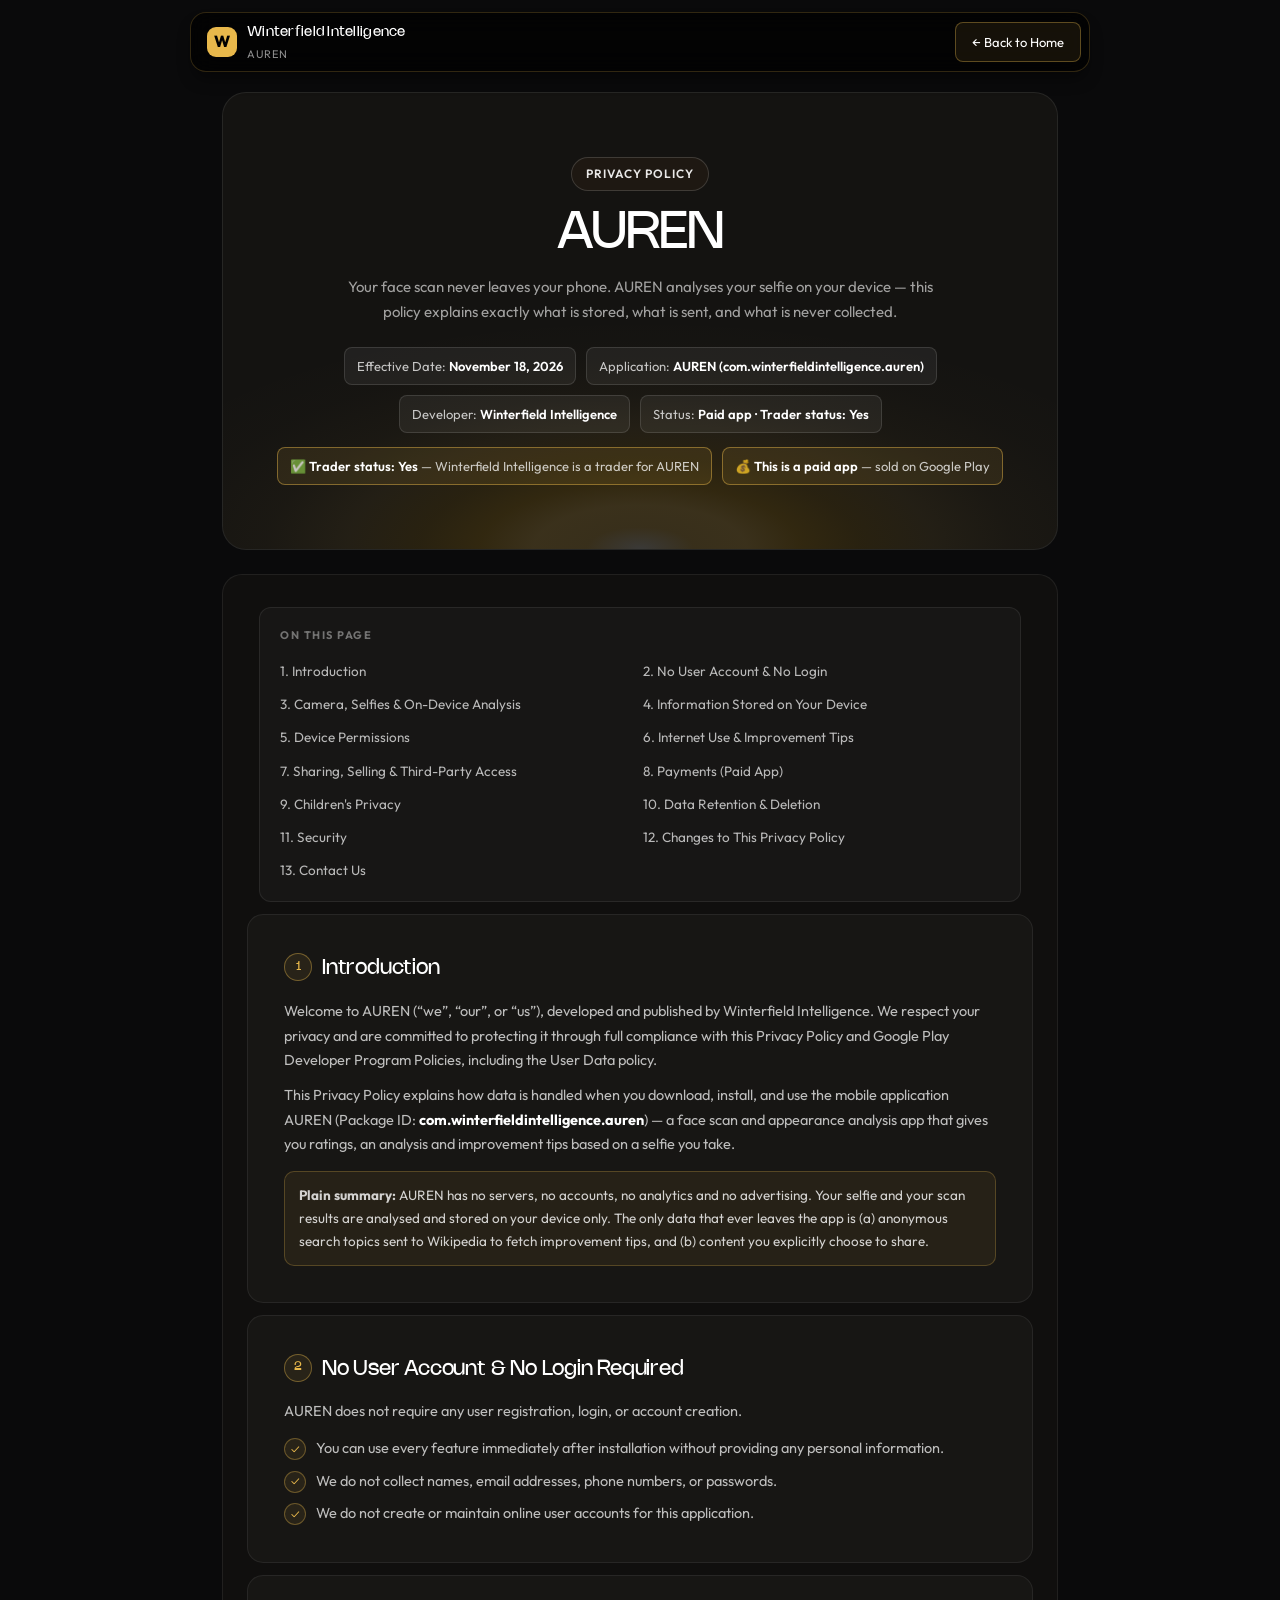
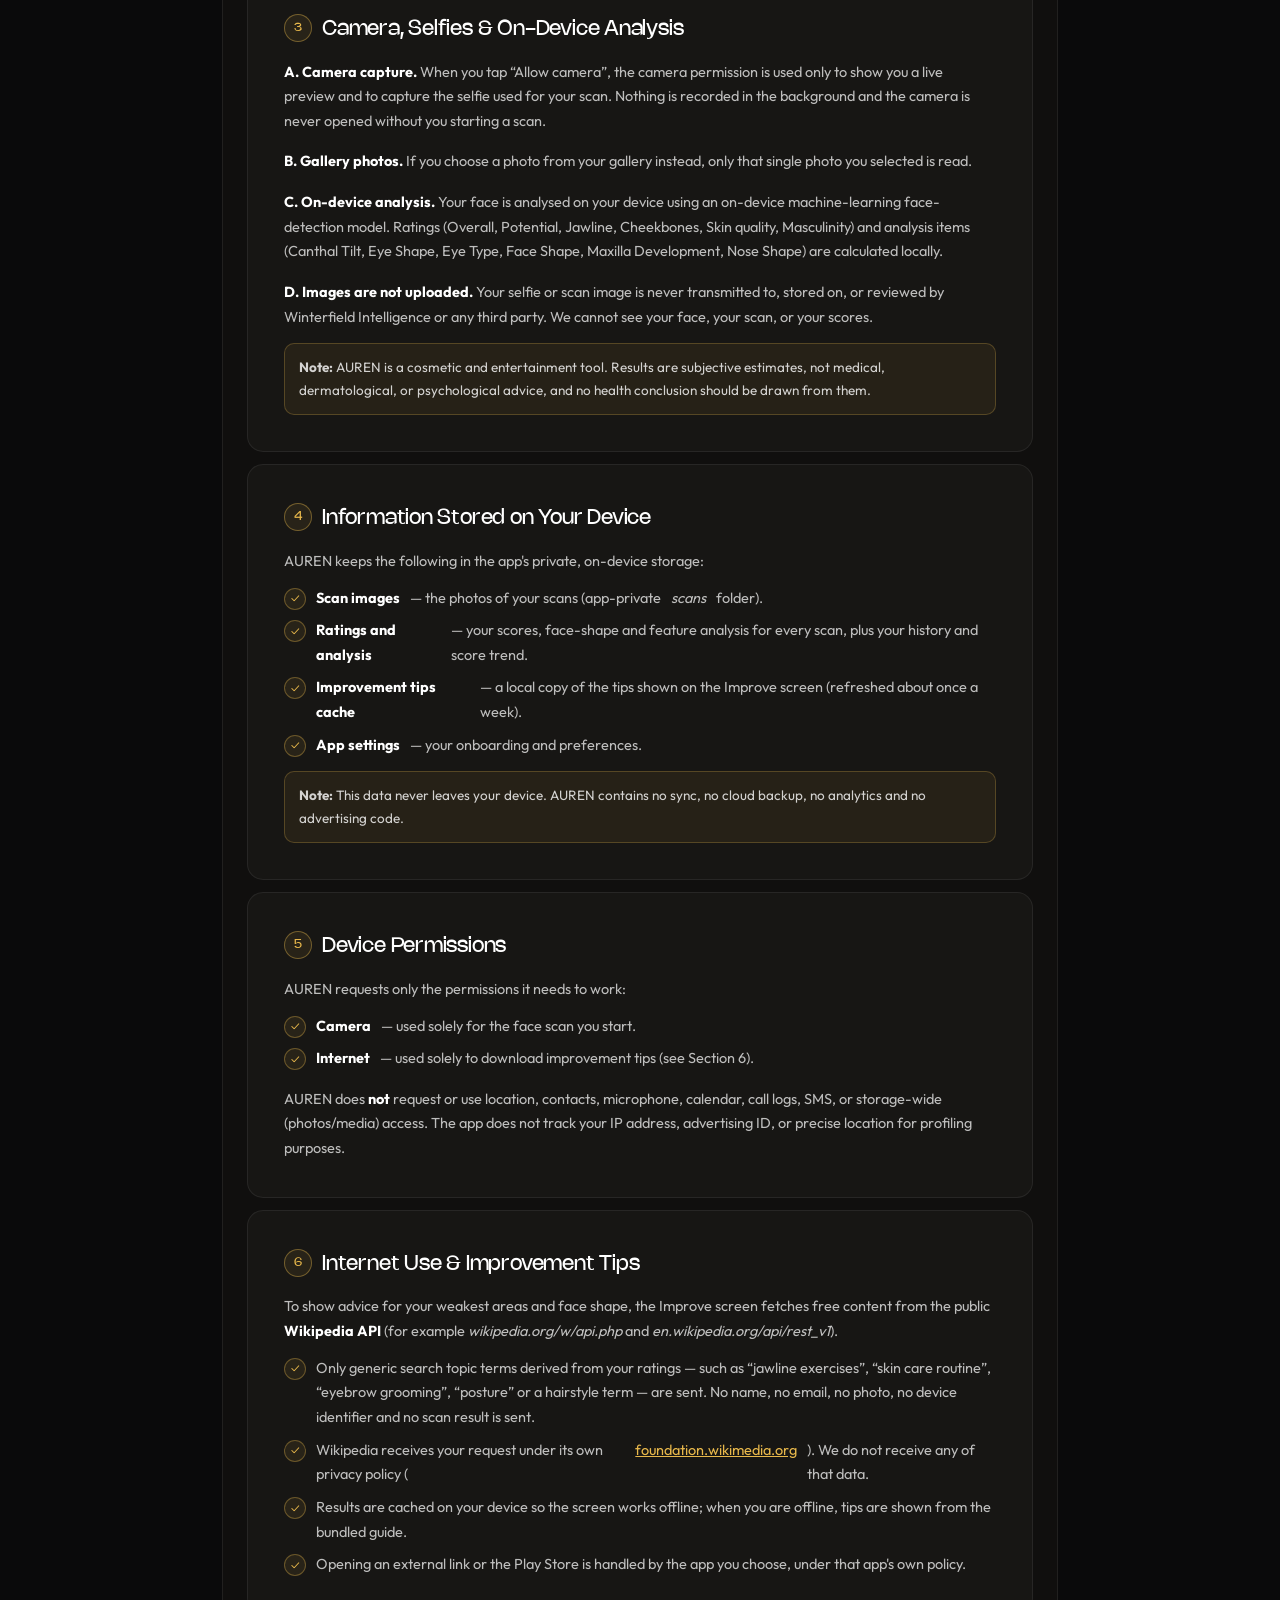
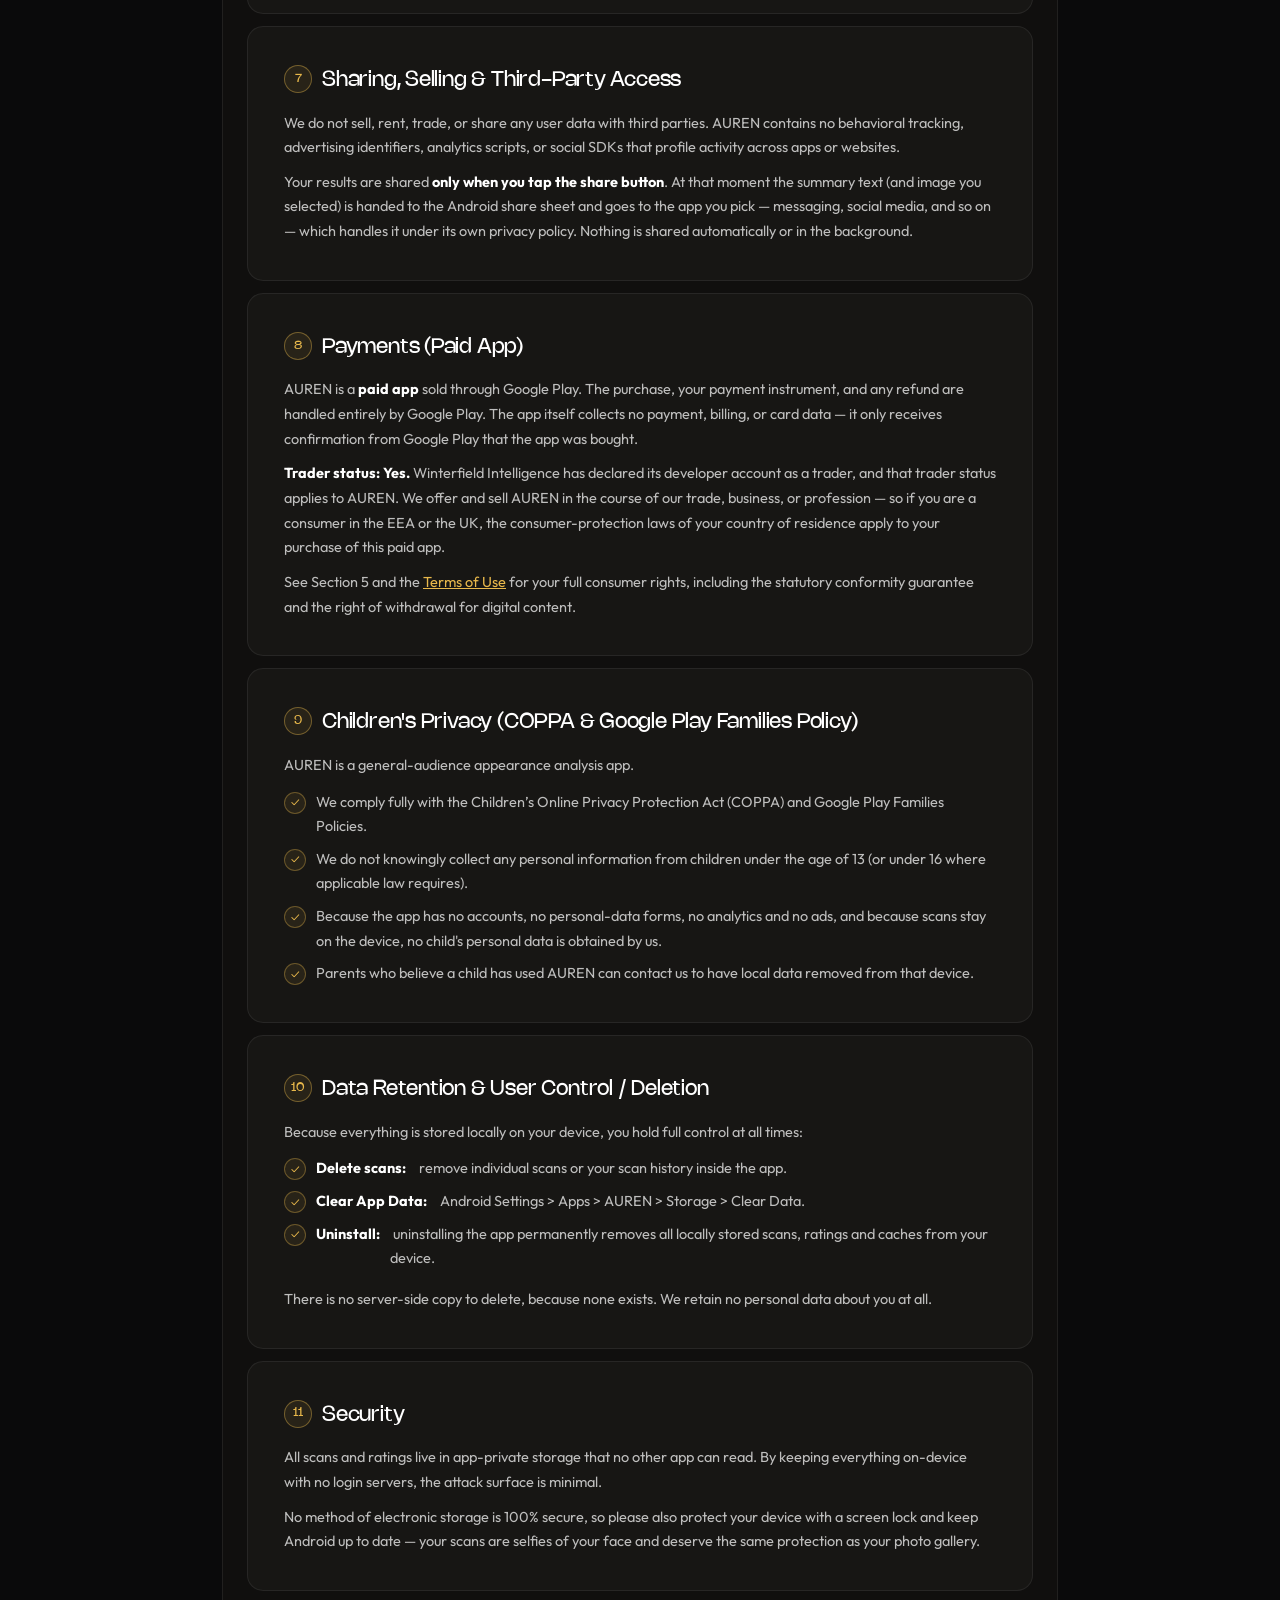
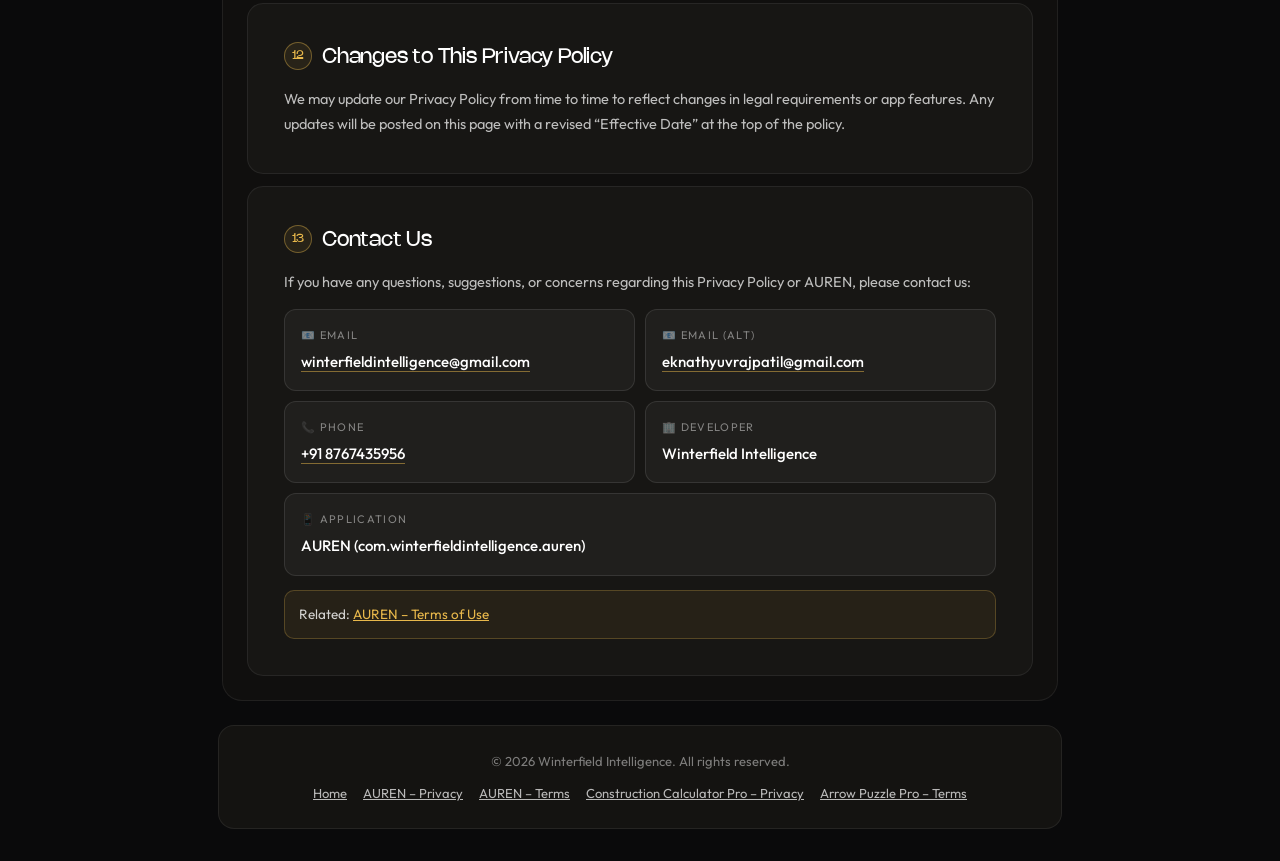
<file: auren-privacypolicy.html>
<!DOCTYPE html>
<html lang="en">
<head>
<meta charset="utf-8">
<meta name="viewport" content="width=device-width, initial-scale=1.0">
<meta name="theme-color" content="#0a0a0b">
<meta name="color-scheme" content="dark">
<title>Privacy Policy – AUREN | Winterfield Intelligence</title>
<meta name="description" content="Privacy Policy for AUREN (com.winterfieldintelligence.auren) by Winterfield Intelligence. Face scans are processed on your device. Paid app — trader status: Yes. Effective November 18, 2026.">
<link rel="icon" href="data:image/svg+xml,<svg xmlns='http://www.w3.org/2000/svg' viewBox='0 0 100 100'><rect width='100' height='100' rx='22' fill='%23E8B84B'/><path d='M28 32 L42 68 L50 50 L58 68 L72 32' stroke='black' stroke-width='8' fill='none' stroke-linecap='round' stroke-linejoin='round'/></svg>">
<style>
@font-face{font-family:Nohemi;src:url(fonts/Nohemi-Regular.ttf)format("truetype");font-weight:400;font-display:swap}
@font-face{font-family:Outfit;src:url(fonts/Outfit-Variable.ttf)format("truetype");font-weight:100 900;font-display:swap}
*{box-sizing:border-box;margin:0;padding:0}
body{font-family:Outfit,system-ui,-apple-system,Segoe UI,Roboto,sans-serif;background:#0a0a0b;color:#fff;min-height:100vh;line-height:1.7;-webkit-font-smoothing:antialiased}
a{color:inherit}
.wrap{max-width:900px;margin:0 auto;padding:0 20px}
.topbar{position:sticky;top:12px;z-index:50;display:flex;justify-content:center;padding:0 12px}
.nav{pointer-events:auto;backdrop-filter:blur(12px);background:rgba(0,0,0,.7);border:1px solid rgba(232,184,75,.2);border-radius:16px;display:flex;align-items:center;gap:16px;height:60px;padding:0 8px 0 16px;box-shadow:0 10px 15px -3px rgba(0,0,0,.4);width:100%;max-width:900px;justify-content:space-between}
.brand{display:flex;align-items:center;gap:10px;font-family:Nohemi,sans-serif;font-size:14px;letter-spacing:.02em;text-decoration:none}
.wmark{display:inline-flex;align-items:center;justify-content:center;width:30px;height:30px;border-radius:9px;background:#E8B84B;color:#000;font-family:Outfit,sans-serif;font-weight:800;font-size:16px;flex-shrink:0}
.brand small{display:block;font-family:Outfit,sans-serif;font-size:11px;color:rgba(255,255,255,.55);font-weight:400;letter-spacing:.06em}
.nav a.home{font-size:13px;color:#fff;background:rgba(232,184,75,.08);border:1px solid rgba(232,184,75,.35);border-radius:8px;padding:8px 16px;text-decoration:none;transition:.3s}
.nav a.home:hover{background:rgba(232,184,75,.18)}
.hero{margin:28px 8px 0;background:#141311;border:1px solid rgba(255,255,255,.08);border-radius:24px;padding:48px 32px;position:relative;overflow:hidden;text-align:center}
.hero::before{content:"";position:absolute;inset:0;background:radial-gradient(80% 60% at 50% 100%,rgba(255,255,255,.9) 0%,rgba(232,184,75,.95) 8%,#E8B84B 16%,#B8860B 24%,rgba(184,134,11,.7) 33%,rgba(232,184,75,.4) 44%,rgba(232,184,75,.18) 56%,rgba(232,184,75,.06) 70%,transparent 85%);opacity:.18;pointer-events:none}
.badge{display:inline-block;font-size:12px;font-weight:600;letter-spacing:.08em;text-transform:uppercase;color:rgba(255,255,255,.9);background:rgba(40,30,20,.5);border:1px solid rgba(255,255,255,.15);border-radius:999px;padding:6px 14px;margin-bottom:16px;position:relative}
h1{font-family:Nohemi,sans-serif;font-size:clamp(32px,5vw,52px);font-weight:400;letter-spacing:-.02em;line-height:1.05;margin-bottom:12px;position:relative}
.sub{color:rgba(255,255,255,.6);font-size:15px;max-width:600px;margin:0 auto;position:relative}
.meta{display:flex;flex-wrap:wrap;gap:10px;justify-content:center;margin-top:22px;position:relative}
.meta span{font-size:13px;color:rgba(255,255,255,.75);background:rgba(255,255,255,.06);border:1px solid rgba(255,255,255,.12);border-radius:8px;padding:7px 12px}
.meta strong{color:#fff;font-weight:600}
.doc{background:#100f0e;border:1px solid rgba(255,255,255,.07);border-radius:20px;margin:20px 8px 0;padding:12px}
@media(min-width:640px){.hero{margin:32px 12px 0;padding:64px 48px}.doc{margin:24px 12px 0}}
.card{background:#171614;border:1px solid rgba(255,255,255,.07);border-radius:16px;padding:28px 24px;margin:12px}
@media(min-width:640px){.card{padding:36px 36px}}
.card h2{font-family:Nohemi,sans-serif;font-size:21px;font-weight:400;letter-spacing:-.01em;margin-bottom:12px;display:flex;gap:10px;align-items:flex-start}
.card h2 .n{flex-shrink:0;font-size:12px;color:#E8B84B;border:1px solid rgba(232,184,75,.4);background:rgba(232,184,75,.08);border-radius:50%;width:28px;height:28px;display:inline-flex;align-items:center;justify-content:center;margin-top:2px}
.card p,.card li{color:rgba(255,255,255,.72);font-size:14.5px}
.card p+p{margin-top:10px}
.card ul{list-style:none;margin-top:12px;display:flex;flex-direction:column;gap:8px}
.card ul li{display:flex;gap:10px;align-items:flex-start}
.card ul li::before{content:"✓";flex-shrink:0;color:#E8B84B;background:rgba(232,184,75,.08);border:1px solid rgba(232,184,75,.35);border-radius:50%;width:20px;height:20px;font-size:11px;display:inline-flex;align-items:center;justify-content:center;margin-top:2px}
.card ul.prohibited li::before{content:"✕"}
.allcaps{font-size:13.5px;letter-spacing:.01em}
.note{background:rgba(232,184,75,.07);border:1px solid rgba(232,184,75,.25);border-radius:10px;padding:12px 14px;margin-top:14px;font-size:13.5px;color:rgba(255,255,255,.8)}
.toc{padding:8px 12px 0}
.toc-inner{background:rgba(255,255,255,.03);border:1px solid rgba(255,255,255,.08);border-radius:12px;padding:18px 20px;margin:12px}
.toc-inner h3{font-size:11px;text-transform:uppercase;letter-spacing:.14em;color:rgba(255,255,255,.4);margin-bottom:12px}
.toc-inner ol{list-style:none;display:grid;gap:6px}
@media(min-width:640px){.toc-inner ol{grid-template-columns:1fr 1fr}}
.toc-inner a{font-size:13.5px;color:rgba(255,255,255,.7);text-decoration:none}
.toc-inner a:hover{color:#E8B84B}
.contact-grid{display:grid;gap:10px;margin-top:14px}
@media(min-width:640px){.contact-grid{grid-template-columns:1fr 1fr}}
.contact{background:rgba(255,255,255,.04);border:1px solid rgba(255,255,255,.1);border-radius:12px;padding:16px}
.contact .label{font-size:11px;text-transform:uppercase;letter-spacing:.12em;color:rgba(255,255,255,.45);margin-bottom:4px}
.contact .val{font-size:15px;font-weight:500;word-break:break-all}
.contact .val a{color:#fff;text-decoration:none;border-bottom:1px solid rgba(232,184,75,.5)}
.contact .val a:hover{border-color:#fff}
.footer{padding:24px 8px 32px;text-align:center}
.footer-inner{border:1px solid rgba(255,255,255,.07);background:#141311;border-radius:16px;padding:24px;font-size:13px;color:rgba(255,255,255,.45)}
.footer-inner a{color:rgba(255,255,255,.7)}
.footer-links{display:flex;gap:16px;justify-content:center;flex-wrap:wrap;margin-top:10px}
</style>
</head>
<body>
<div class="topbar">
  <nav class="nav">
    <a class="brand" href="index.html"><span class="wmark">W</span><span>Winterfield Intelligence<small>AUREN</small></span></a>
    <a class="home" href="index.html">← Back to Home</a>
  </nav>
</div>

<div class="wrap">
  <header class="hero">
    <div class="badge">Privacy Policy</div>
    <h1>AUREN</h1>
    <p class="sub">Your face scan never leaves your phone. AUREN analyses your selfie on your device — this policy explains exactly what is stored, what is sent, and what is never collected.</p>
    <div class="meta">
      <span>Effective Date: <strong>November 18, 2026</strong></span>
      <span>Application: <strong>AUREN (com.winterfieldintelligence.auren)</strong></span>
      <span>Developer: <strong>Winterfield Intelligence</strong></span>
      <span>Status: <strong>Paid app · Trader status: Yes</strong></span>
    </div>
    <div class="meta" style="margin-top:14px">
      <span style="border-color:rgba(232,184,75,.45);background:rgba(232,184,75,.1)">✅ <strong>Trader status: Yes</strong> — Winterfield Intelligence is a trader for AUREN</span>
      <span style="border-color:rgba(232,184,75,.45);background:rgba(232,184,75,.1)">💰 <strong>This is a paid app</strong> — sold on Google Play</span>
    </div>
  </header>

  <div class="doc">
    <div class="toc">
      <div class="toc-inner">
        <h3>On this page</h3>
        <ol>
          <li><a href="#introduction">1. Introduction</a></li>
          <li><a href="#account">2. No User Account &amp; No Login</a></li>
          <li><a href="#camera">3. Camera, Selfies &amp; On-Device Analysis</a></li>
          <li><a href="#storage">4. Information Stored on Your Device</a></li>
          <li><a href="#permissions">5. Device Permissions</a></li>
          <li><a href="#network">6. Internet Use &amp; Improvement Tips</a></li>
          <li><a href="#sharing">7. Sharing, Selling &amp; Third-Party Access</a></li>
          <li><a href="#payment">8. Payments (Paid App)</a></li>
          <li><a href="#children">9. Children's Privacy</a></li>
          <li><a href="#retention">10. Data Retention &amp; Deletion</a></li>
          <li><a href="#security">11. Security</a></li>
          <li><a href="#changes">12. Changes to This Privacy Policy</a></li>
          <li><a href="#contact">13. Contact Us</a></li>
        </ol>
      </div>
    </div>

    <section class="card" id="introduction">
      <h2><span class="n">1</span> Introduction</h2>
      <p>Welcome to AUREN (“we”, “our”, or “us”), developed and published by Winterfield Intelligence. We respect your privacy and are committed to protecting it through full compliance with this Privacy Policy and Google Play Developer Program Policies, including the User Data policy.</p>
      <p>This Privacy Policy explains how data is handled when you download, install, and use the mobile application AUREN (Package ID: <strong style="color:#fff">com.winterfieldintelligence.auren</strong>) — a face scan and appearance analysis app that gives you ratings, an analysis and improvement tips based on a selfie you take.</p>
      <div class="note"><strong>Plain summary:</strong> AUREN has no servers, no accounts, no analytics and no advertising. Your selfie and your scan results are analysed and stored on your device only. The only data that ever leaves the app is (a) anonymous search topics sent to Wikipedia to fetch improvement tips, and (b) content you explicitly choose to share.</div>
    </section>

    <section class="card" id="account">
      <h2><span class="n">2</span> No User Account &amp; No Login Required</h2>
      <p>AUREN does not require any user registration, login, or account creation.</p>
      <ul>
        <li>You can use every feature immediately after installation without providing any personal information.</li>
        <li>We do not collect names, email addresses, phone numbers, or passwords.</li>
        <li>We do not create or maintain online user accounts for this application.</li>
      </ul>
    </section>

    <section class="card" id="camera">
      <h2><span class="n">3</span> Camera, Selfies &amp; On-Device Analysis</h2>
      <p><strong style="color:#fff">A. Camera capture.</strong> When you tap “Allow camera”, the camera permission is used only to show you a live preview and to capture the selfie used for your scan. Nothing is recorded in the background and the camera is never opened without you starting a scan.</p>
      <p style="margin-top:16px"><strong style="color:#fff">B. Gallery photos.</strong> If you choose a photo from your gallery instead, only that single photo you selected is read.</p>
      <p style="margin-top:16px"><strong style="color:#fff">C. On-device analysis.</strong> Your face is analysed on your device using an on-device machine-learning face-detection model. Ratings (Overall, Potential, Jawline, Cheekbones, Skin quality, Masculinity) and analysis items (Canthal Tilt, Eye Shape, Eye Type, Face Shape, Maxilla Development, Nose Shape) are calculated locally.</p>
      <p style="margin-top:16px"><strong style="color:#fff">D. Images are not uploaded.</strong> Your selfie or scan image is never transmitted to, stored on, or reviewed by Winterfield Intelligence or any third party. We cannot see your face, your scan, or your scores.</p>
      <div class="note"><strong>Note:</strong> AUREN is a cosmetic and entertainment tool. Results are subjective estimates, not medical, dermatological, or psychological advice, and no health conclusion should be drawn from them.</div>
    </section>

    <section class="card" id="storage">
      <h2><span class="n">4</span> Information Stored on Your Device</h2>
      <p>AUREN keeps the following in the app's private, on-device storage:</p>
      <ul>
        <li><strong style="color:#fff">Scan images</strong> — the photos of your scans (app-private <em>scans</em> folder).</li>
        <li><strong style="color:#fff">Ratings and analysis</strong> — your scores, face-shape and feature analysis for every scan, plus your history and score trend.</li>
        <li><strong style="color:#fff">Improvement tips cache</strong> — a local copy of the tips shown on the Improve screen (refreshed about once a week).</li>
        <li><strong style="color:#fff">App settings</strong> — your onboarding and preferences.</li>
      </ul>
      <div class="note"><strong>Note:</strong> This data never leaves your device. AUREN contains no sync, no cloud backup, no analytics and no advertising code.</div>
    </section>

    <section class="card" id="permissions">
      <h2><span class="n">5</span> Device Permissions</h2>
      <p>AUREN requests only the permissions it needs to work:</p>
      <ul>
        <li><strong style="color:#fff">Camera</strong> — used solely for the face scan you start.</li>
        <li><strong style="color:#fff">Internet</strong> — used solely to download improvement tips (see Section 6).</li>
      </ul>
      <p style="margin-top:16px">AUREN does <strong style="color:#fff">not</strong> request or use location, contacts, microphone, calendar, call logs, SMS, or storage-wide (photos/media) access. The app does not track your IP address, advertising ID, or precise location for profiling purposes.</p>
    </section>

    <section class="card" id="network">
      <h2><span class="n">6</span> Internet Use &amp; Improvement Tips</h2>
      <p>To show advice for your weakest areas and face shape, the Improve screen fetches free content from the public <strong style="color:#fff">Wikipedia API</strong> (for example <em>wikipedia.org/w/api.php</em> and <em>en.wikipedia.org/api/rest_v1</em>).</p>
      <ul>
        <li>Only generic search topic terms derived from your ratings — such as “jawline exercises”, “skin care routine”, “eyebrow grooming”, “posture” or a hairstyle term — are sent. No name, no email, no photo, no device identifier and no scan result is sent.</li>
        <li>Wikipedia receives your request under its own privacy policy (<a href="https://foundation.wikimedia.org/wiki/Policy:Privacy_policy" target="_blank" rel="noopener" style="color:#E8B84B">foundation.wikimedia.org</a>). We do not receive any of that data.</li>
        <li>Results are cached on your device so the screen works offline; when you are offline, tips are shown from the bundled guide.</li>
        <li>Opening an external link or the Play Store is handled by the app you choose, under that app's own policy.</li>
      </ul>
    </section>

    <section class="card" id="sharing">
      <h2><span class="n">7</span> Sharing, Selling &amp; Third-Party Access</h2>
      <p>We do not sell, rent, trade, or share any user data with third parties. AUREN contains no behavioral tracking, advertising identifiers, analytics scripts, or social SDKs that profile activity across apps or websites.</p>
      <p style="margin-top:10px">Your results are shared <strong style="color:#fff">only when you tap the share button</strong>. At that moment the summary text (and image you selected) is handed to the Android share sheet and goes to the app you pick — messaging, social media, and so on — which handles it under its own privacy policy. Nothing is shared automatically or in the background.</p>
    </section>

    <section class="card" id="payment">
      <h2><span class="n">8</span> Payments (Paid App)</h2>
      <p>AUREN is a <strong style="color:#fff">paid app</strong> sold through Google Play. The purchase, your payment instrument, and any refund are handled entirely by Google Play. The app itself collects no payment, billing, or card data — it only receives confirmation from Google Play that the app was bought.</p>
      <p style="margin-top:10px"><strong style="color:#fff">Trader status: Yes.</strong> Winterfield Intelligence has declared its developer account as a trader, and that trader status applies to AUREN. We offer and sell AUREN in the course of our trade, business, or profession — so if you are a consumer in the EEA or the UK, the consumer-protection laws of your country of residence apply to your purchase of this paid app.</p>
      <p style="margin-top:10px">See Section 5 and the <a href="auren-termsofuse.html" style="color:#E8B84B">Terms of Use</a> for your full consumer rights, including the statutory conformity guarantee and the right of withdrawal for digital content.</p>
    </section>

    <section class="card" id="children">
      <h2><span class="n">9</span> Children's Privacy (COPPA &amp; Google Play Families Policy)</h2>
      <p>AUREN is a general-audience appearance analysis app.</p>
      <ul>
        <li>We comply fully with the Children’s Online Privacy Protection Act (COPPA) and Google Play Families Policies.</li>
        <li>We do not knowingly collect any personal information from children under the age of 13 (or under 16 where applicable law requires).</li>
        <li>Because the app has no accounts, no personal-data forms, no analytics and no ads, and because scans stay on the device, no child's personal data is obtained by us.</li>
        <li>Parents who believe a child has used AUREN can contact us to have local data removed from that device.</li>
      </ul>
    </section>

    <section class="card" id="retention">
      <h2><span class="n">10</span> Data Retention &amp; User Control / Deletion</h2>
      <p>Because everything is stored locally on your device, you hold full control at all times:</p>
      <ul>
        <li><strong style="color:#fff">Delete scans:</strong>&nbsp;remove individual scans or your scan history inside the app.</li>
        <li><strong style="color:#fff">Clear App Data:</strong>&nbsp;Android Settings &gt; Apps &gt; AUREN &gt; Storage &gt; Clear Data.</li>
        <li><strong style="color:#fff">Uninstall:</strong>&nbsp;uninstalling the app permanently removes all locally stored scans, ratings and caches from your device.</li>
      </ul>
      <p style="margin-top:16px">There is no server-side copy to delete, because none exists. We retain no personal data about you at all.</p>
    </section>

    <section class="card" id="security">
      <h2><span class="n">11</span> Security</h2>
      <p>All scans and ratings live in app-private storage that no other app can read. By keeping everything on-device with no login servers, the attack surface is minimal.</p>
      <p>No method of electronic storage is 100% secure, so please also protect your device with a screen lock and keep Android up to date — your scans are selfies of your face and deserve the same protection as your photo gallery.</p>
    </section>

    <section class="card" id="changes">
      <h2><span class="n">12</span> Changes to This Privacy Policy</h2>
      <p>We may update our Privacy Policy from time to time to reflect changes in legal requirements or app features. Any updates will be posted on this page with a revised “Effective Date” at the top of the policy.</p>
    </section>

    <section class="card" id="contact">
      <h2><span class="n">13</span> Contact Us</h2>
      <p>If you have any questions, suggestions, or concerns regarding this Privacy Policy or AUREN, please contact us:</p>
      <div class="contact-grid">
        <div class="contact"><div class="label">📧 Email</div><div class="val"><a href="mailto:winterfieldintelligence@gmail.com">winterfieldintelligence@gmail.com</a></div></div>
        <div class="contact"><div class="label">📧 Email (Alt)</div><div class="val"><a href="mailto:eknathyuvrajpatil@gmail.com">eknathyuvrajpatil@gmail.com</a></div></div>
        <div class="contact"><div class="label">📞 Phone</div><div class="val"><a href="tel:+918767435956">+91 8767435956</a></div></div>
        <div class="contact"><div class="label">🏢 Developer</div><div class="val">Winterfield Intelligence</div></div>
      </div>
      <div class="contact" style="margin-top:10px"><div class="label">📱 Application</div><div class="val">AUREN (com.winterfieldintelligence.auren)</div></div>
      <div class="note">Related: <a href="auren-termsofuse.html" style="color:#E8B84B">AUREN – Terms of Use</a></div>
    </section>
  </div>

  <footer class="footer">
    <div class="footer-inner">
      <div>© 2026 Winterfield Intelligence. All rights reserved.</div>
      <div class="footer-links">
        <a href="index.html">Home</a>
        <a href="auren-privacypolicy.html">AUREN – Privacy</a>
        <a href="auren-termsofuse.html">AUREN – Terms</a>
        <a href="constructioncalculatorpro-privacypolicy.html">Construction Calculator Pro – Privacy</a>
        <a href="arrowpuzzlepro-termsofuse.html">Arrow Puzzle Pro – Terms</a>
      </div>
    </div>
  </footer>
</div>
</body>
</html>
</file>
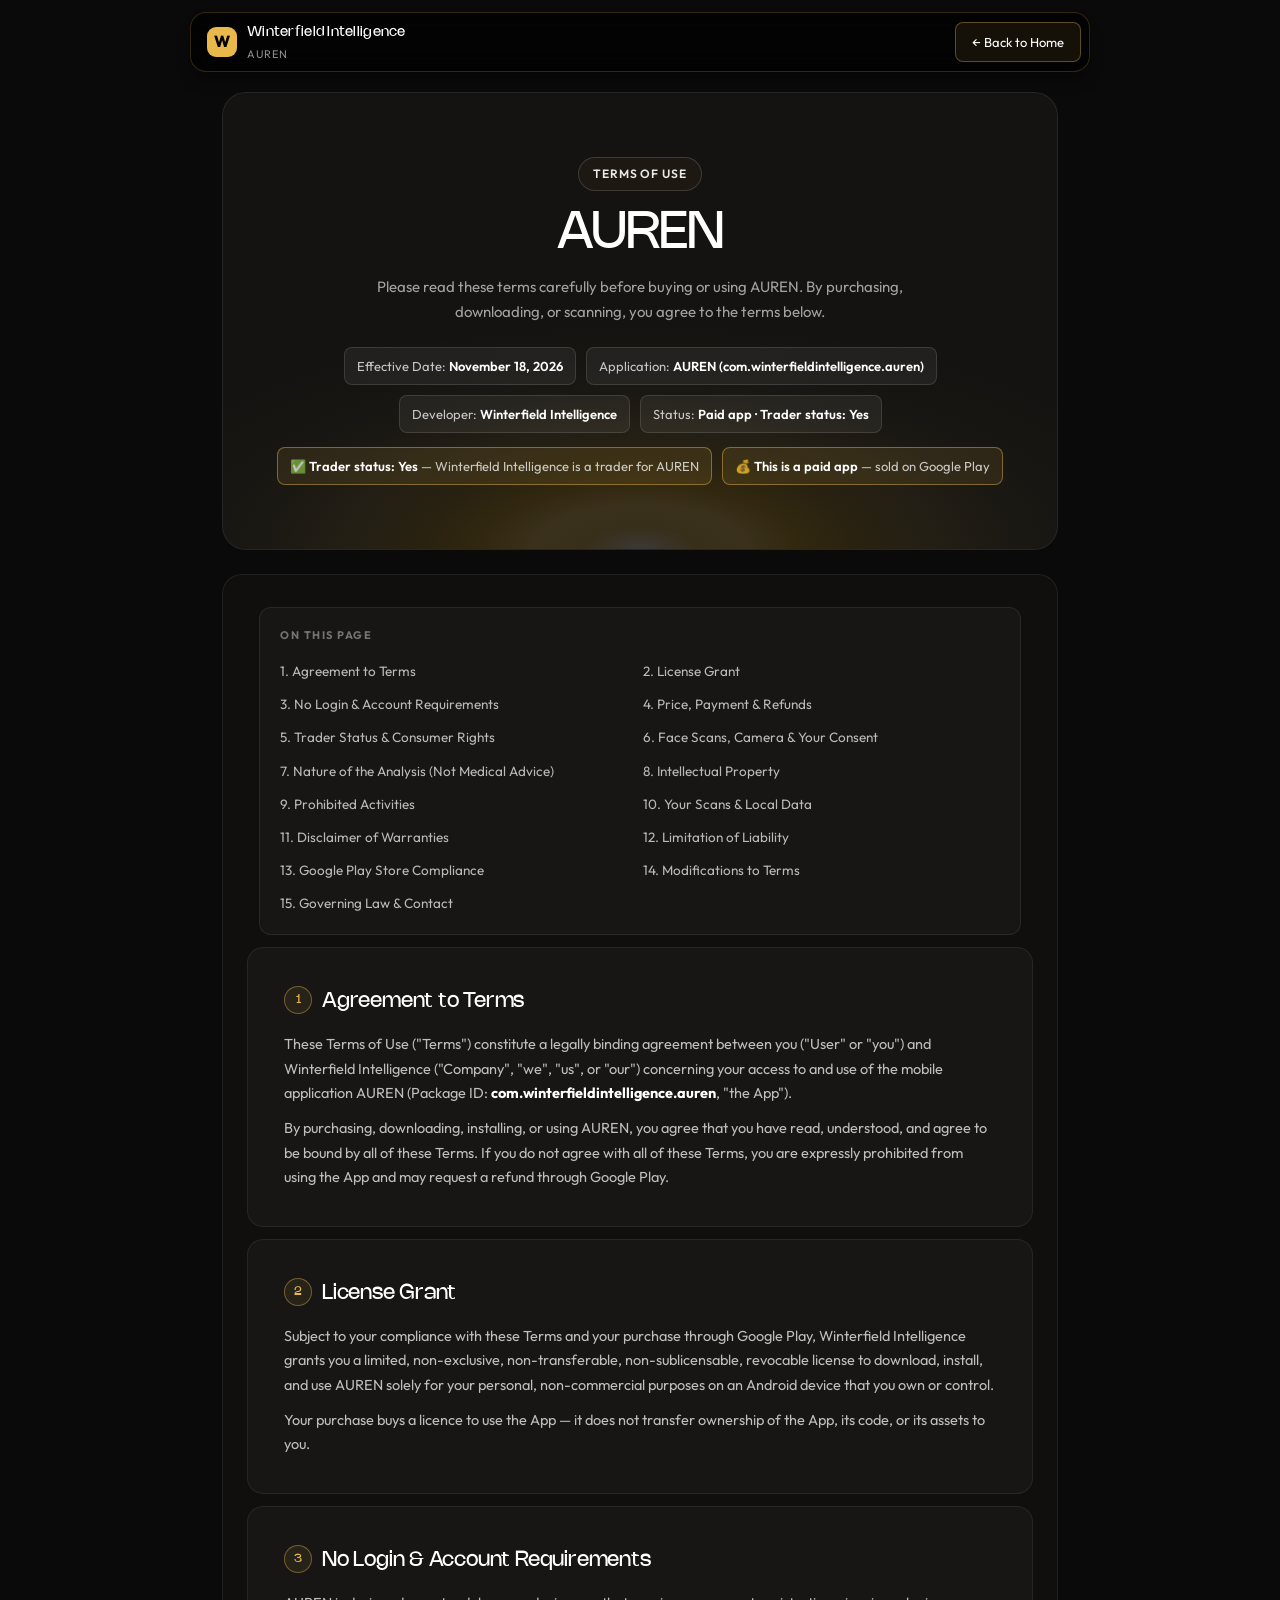
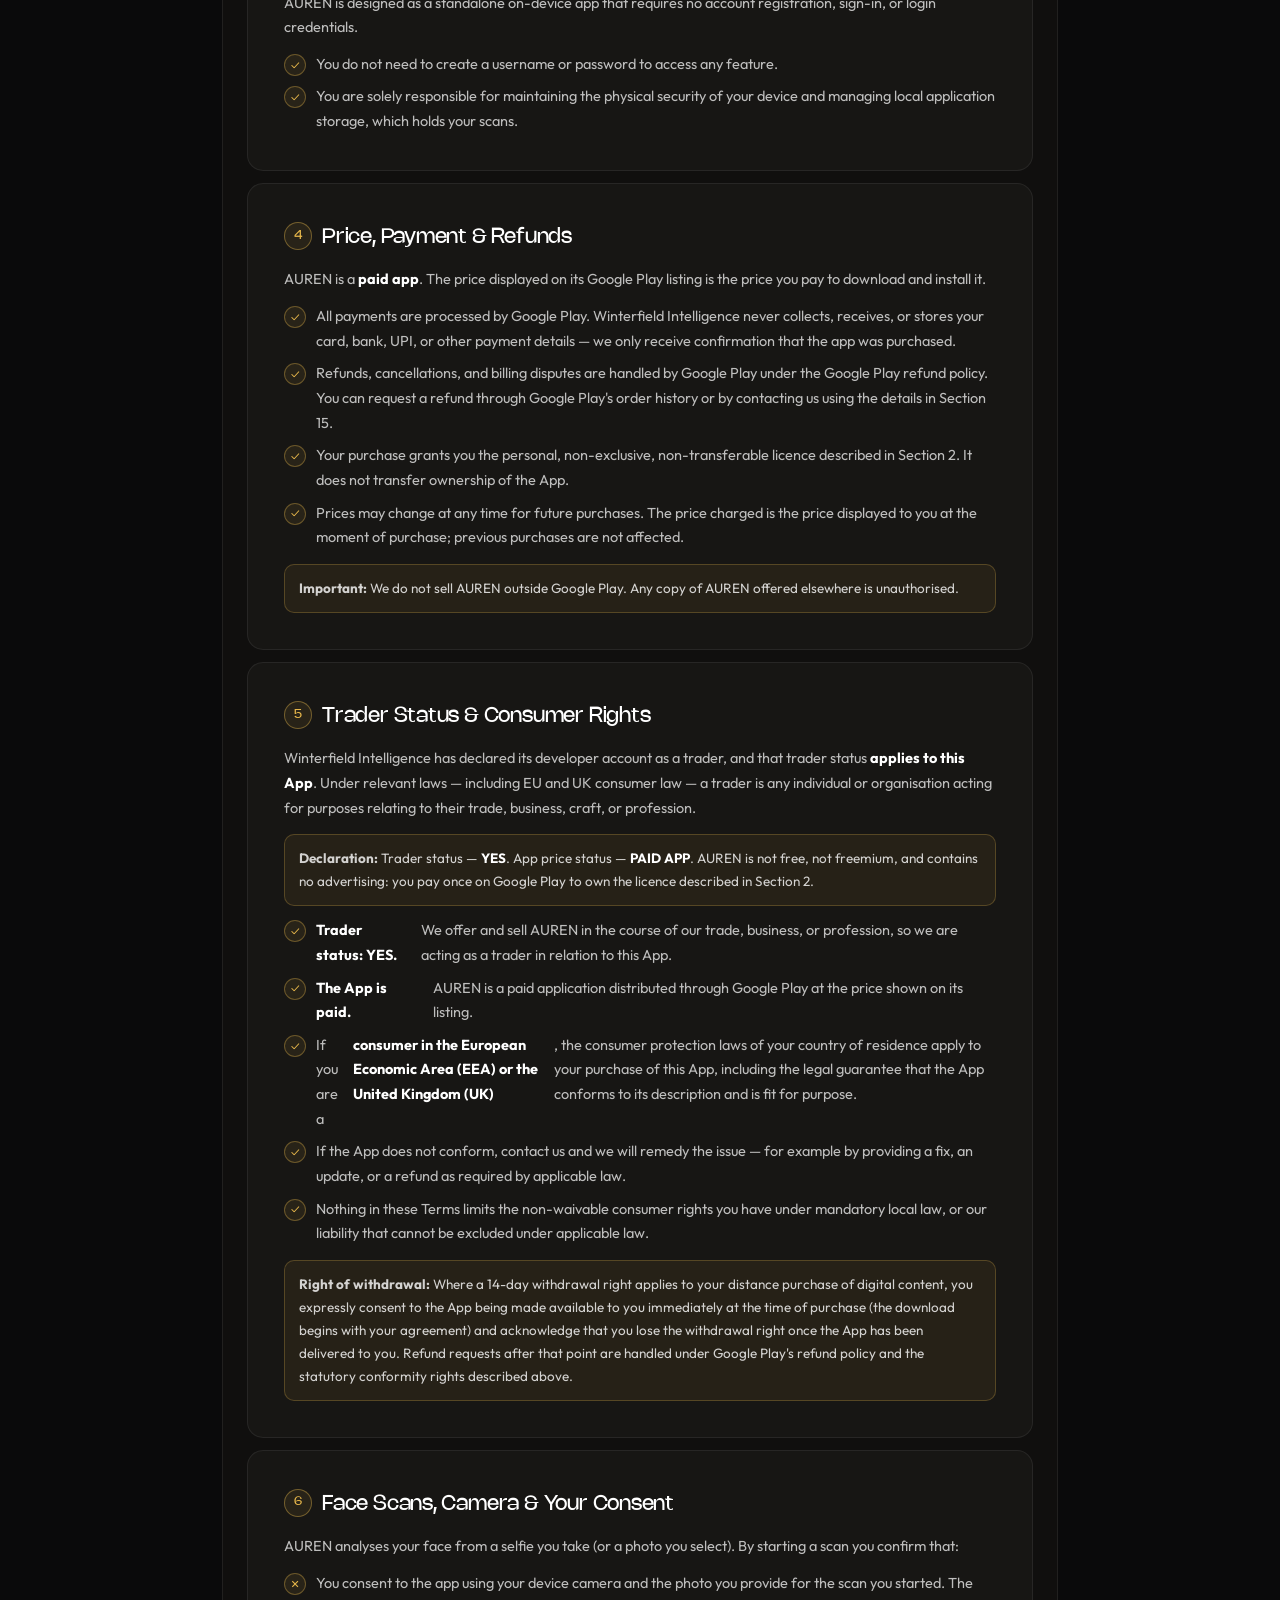
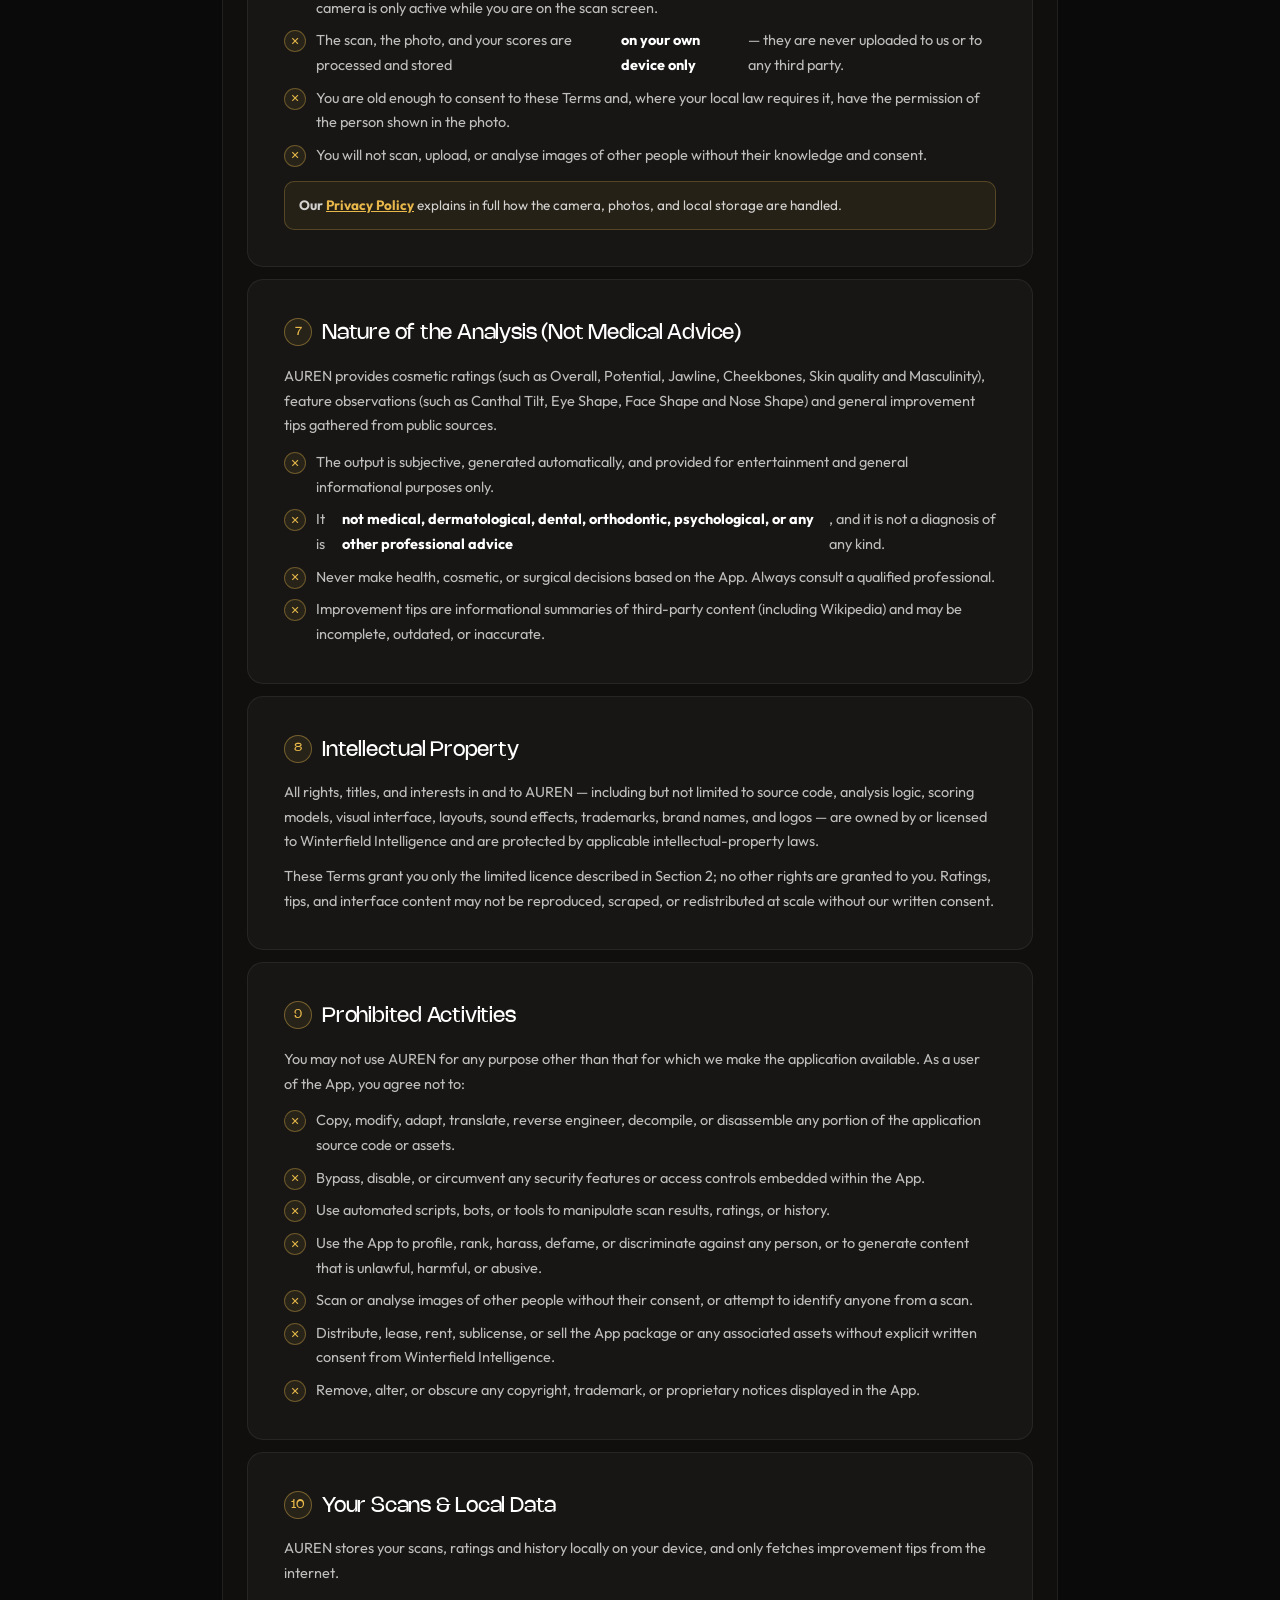
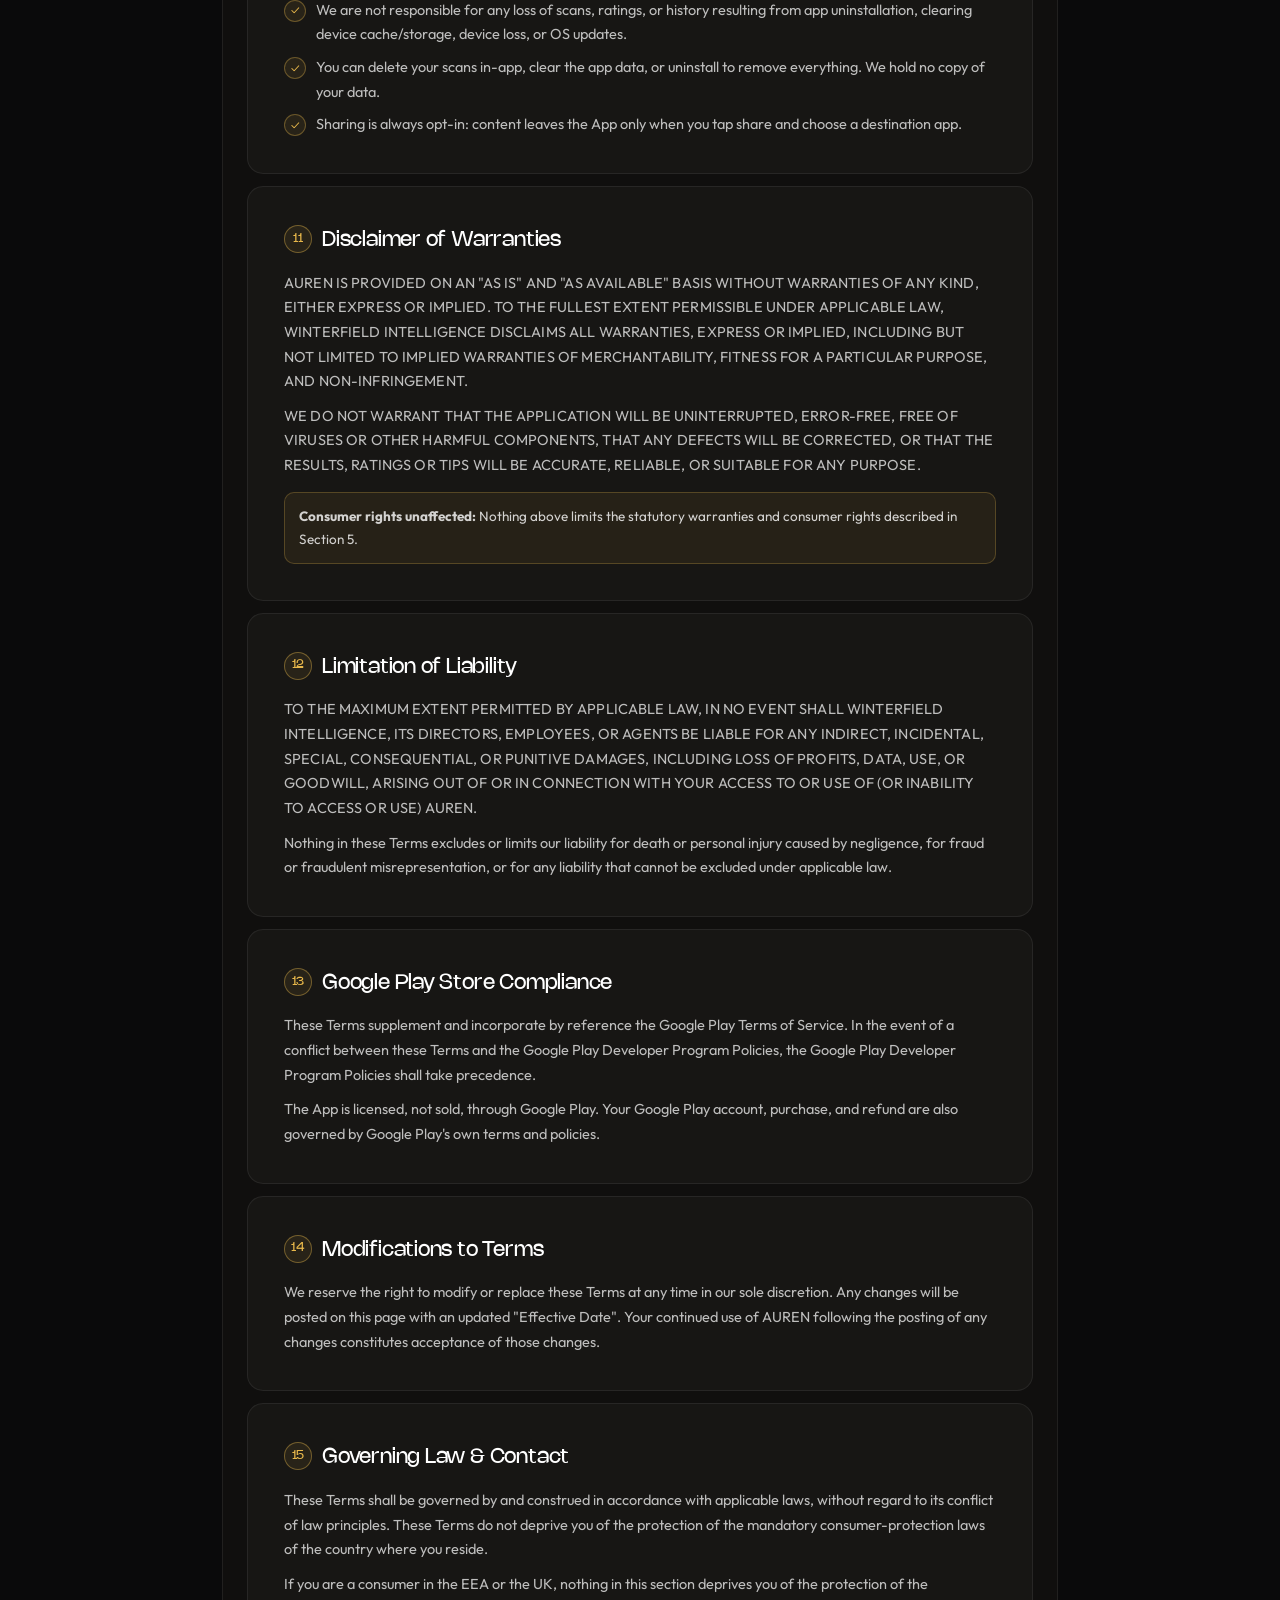
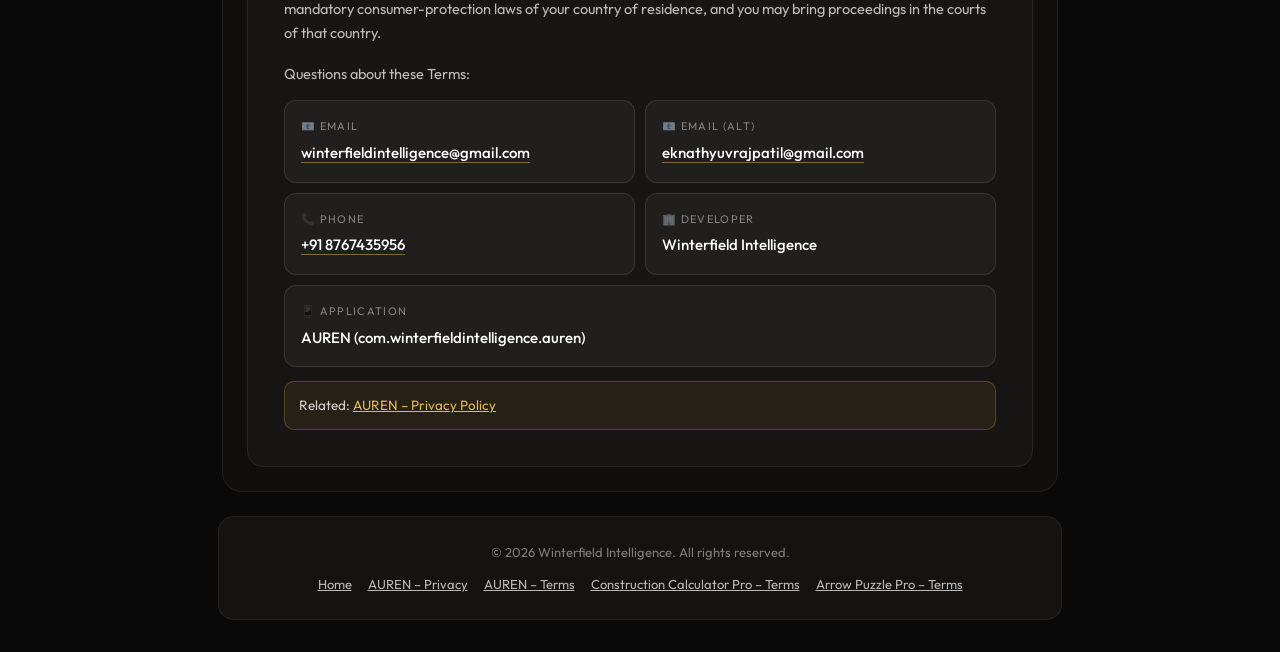
<file: auren-termsofuse.html>
<!DOCTYPE html>
<html lang="en">
<head>
<meta charset="utf-8">
<meta name="viewport" content="width=device-width, initial-scale=1.0">
<meta name="theme-color" content="#0a0a0b">
<meta name="color-scheme" content="dark">
<title>Terms of Use – AUREN | Winterfield Intelligence</title>
<meta name="description" content="Terms of Use for AUREN (com.winterfieldintelligence.auren) by Winterfield Intelligence. Paid app — trader status: Yes, trader status applies. Effective November 18, 2026.">
<link rel="icon" href="data:image/svg+xml,<svg xmlns='http://www.w3.org/2000/svg' viewBox='0 0 100 100'><rect width='100' height='100' rx='22' fill='%23E8B84B'/><path d='M34 26 L62 50 L34 74' stroke='black' stroke-width='9' fill='none' stroke-linecap='round' stroke-linejoin='round'/><path d='M66 26 L66 74' stroke='black' stroke-width='9' fill='none' stroke-linecap='round'/></svg>">
<style>
@font-face{font-family:Nohemi;src:url(fonts/Nohemi-Regular.ttf)format("truetype");font-weight:400;font-display:swap}
@font-face{font-family:Outfit;src:url(fonts/Outfit-Variable.ttf)format("truetype");font-weight:100 900;font-display:swap}
*{box-sizing:border-box;margin:0;padding:0}
body{font-family:Outfit,system-ui,-apple-system,Segoe UI,Roboto,sans-serif;background:#0a0a0b;color:#fff;min-height:100vh;line-height:1.7;-webkit-font-smoothing:antialiased}
a{color:inherit}
.wrap{max-width:900px;margin:0 auto;padding:0 20px}
.topbar{position:sticky;top:12px;z-index:50;display:flex;justify-content:center;padding:0 12px}
.nav{pointer-events:auto;backdrop-filter:blur(12px);background:rgba(0,0,0,.7);border:1px solid rgba(232,184,75,.2);border-radius:16px;display:flex;align-items:center;gap:16px;height:60px;padding:0 8px 0 16px;box-shadow:0 10px 15px -3px rgba(0,0,0,.4);width:100%;max-width:900px;justify-content:space-between}
.brand{display:flex;align-items:center;gap:10px;font-family:Nohemi,sans-serif;font-size:14px;letter-spacing:.02em;text-decoration:none}
.wmark{display:inline-flex;align-items:center;justify-content:center;width:30px;height:30px;border-radius:9px;background:#E8B84B;color:#000;font-family:Outfit,sans-serif;font-weight:800;font-size:16px;flex-shrink:0}
.brand small{display:block;font-family:Outfit,sans-serif;font-size:11px;color:rgba(255,255,255,.55);font-weight:400;letter-spacing:.06em}
.nav a.home{font-size:13px;color:#fff;background:rgba(232,184,75,.08);border:1px solid rgba(232,184,75,.35);border-radius:8px;padding:8px 16px;text-decoration:none;transition:.3s}
.nav a.home:hover{background:rgba(232,184,75,.18)}
.hero{margin:28px 8px 0;background:#141311;border:1px solid rgba(255,255,255,.08);border-radius:24px;padding:48px 32px;position:relative;overflow:hidden;text-align:center}
.hero::before{content:"";position:absolute;inset:0;background:radial-gradient(80% 60% at 50% 100%,rgba(255,255,255,.9) 0%,rgba(232,184,75,.95) 8%,#E8B84B 16%,#B8860B 24%,rgba(184,134,11,.7) 33%,rgba(232,184,75,.4) 44%,rgba(232,184,75,.18) 56%,rgba(232,184,75,.06) 70%,transparent 85%);opacity:.18;pointer-events:none}
.badge{display:inline-block;font-size:12px;font-weight:600;letter-spacing:.08em;text-transform:uppercase;color:rgba(255,255,255,.9);background:rgba(40,30,20,.5);border:1px solid rgba(255,255,255,.15);border-radius:999px;padding:6px 14px;margin-bottom:16px;position:relative}
h1{font-family:Nohemi,sans-serif;font-size:clamp(32px,5vw,52px);font-weight:400;letter-spacing:-.02em;line-height:1.05;margin-bottom:12px;position:relative}
.sub{color:rgba(255,255,255,.6);font-size:15px;max-width:600px;margin:0 auto;position:relative}
.meta{display:flex;flex-wrap:wrap;gap:10px;justify-content:center;margin-top:22px;position:relative}
.meta span{font-size:13px;color:rgba(255,255,255,.75);background:rgba(255,255,255,.06);border:1px solid rgba(255,255,255,.12);border-radius:8px;padding:7px 12px}
.meta strong{color:#fff;font-weight:600}
.doc{background:#100f0e;border:1px solid rgba(255,255,255,.07);border-radius:20px;margin:20px 8px 0;padding:12px}
@media(min-width:640px){.hero{margin:32px 12px 0;padding:64px 48px}.doc{margin:24px 12px 0}}
.card{background:#171614;border:1px solid rgba(255,255,255,.07);border-radius:16px;padding:28px 24px;margin:12px}
@media(min-width:640px){.card{padding:36px 36px}}
.card h2{font-family:Nohemi,sans-serif;font-size:21px;font-weight:400;letter-spacing:-.01em;margin-bottom:12px;display:flex;gap:10px;align-items:flex-start}
.card h2 .n{flex-shrink:0;font-size:12px;color:#E8B84B;border:1px solid rgba(232,184,75,.4);background:rgba(232,184,75,.08);border-radius:50%;width:28px;height:28px;display:inline-flex;align-items:center;justify-content:center;margin-top:2px}
.card p,.card li{color:rgba(255,255,255,.72);font-size:14.5px}
.card p+p{margin-top:10px}
.card ul{list-style:none;margin-top:12px;display:flex;flex-direction:column;gap:8px}
.card ul li{display:flex;gap:10px;align-items:flex-start}
.card ul li::before{content:"✓";flex-shrink:0;color:#E8B84B;background:rgba(232,184,75,.08);border:1px solid rgba(232,184,75,.35);border-radius:50%;width:20px;height:20px;font-size:11px;display:inline-flex;align-items:center;justify-content:center;margin-top:2px}
.card ul.prohibited li::before{content:"✕"}
.allcaps{font-size:13.5px;letter-spacing:.01em}
.note{background:rgba(232,184,75,.07);border:1px solid rgba(232,184,75,.25);border-radius:10px;padding:12px 14px;margin-top:14px;font-size:13.5px;color:rgba(255,255,255,.8)}
.toc{padding:8px 12px 0}
.toc-inner{background:rgba(255,255,255,.03);border:1px solid rgba(255,255,255,.08);border-radius:12px;padding:18px 20px;margin:12px}
.toc-inner h3{font-size:11px;text-transform:uppercase;letter-spacing:.14em;color:rgba(255,255,255,.4);margin-bottom:12px}
.toc-inner ol{list-style:none;display:grid;gap:6px}
@media(min-width:640px){.toc-inner ol{grid-template-columns:1fr 1fr}}
.toc-inner a{font-size:13.5px;color:rgba(255,255,255,.7);text-decoration:none}
.toc-inner a:hover{color:#E8B84B}
.contact-grid{display:grid;gap:10px;margin-top:14px}
@media(min-width:640px){.contact-grid{grid-template-columns:1fr 1fr}}
.contact{background:rgba(255,255,255,.04);border:1px solid rgba(255,255,255,.1);border-radius:12px;padding:16px}
.contact .label{font-size:11px;text-transform:uppercase;letter-spacing:.12em;color:rgba(255,255,255,.45);margin-bottom:4px}
.contact .val{font-size:15px;font-weight:500;word-break:break-all}
.contact .val a{color:#fff;text-decoration:none;border-bottom:1px solid rgba(232,184,75,.5)}
.contact .val a:hover{border-color:#fff}
.footer{padding:24px 8px 32px;text-align:center}
.footer-inner{border:1px solid rgba(255,255,255,.07);background:#141311;border-radius:16px;padding:24px;font-size:13px;color:rgba(255,255,255,.45)}
.footer-inner a{color:rgba(255,255,255,.7)}
.footer-links{display:flex;gap:16px;justify-content:center;flex-wrap:wrap;margin-top:10px}
</style>
</head>
<body>
<div class="topbar">
  <nav class="nav">
    <a class="brand" href="index.html"><span class="wmark">W</span><span>Winterfield Intelligence<small>AUREN</small></span></a>
    <a class="home" href="index.html">← Back to Home</a>
  </nav>
</div>

<div class="wrap">
  <header class="hero">
    <div class="badge">Terms of Use</div>
    <h1>AUREN</h1>
    <p class="sub">Please read these terms carefully before buying or using AUREN. By purchasing, downloading, or scanning, you agree to the terms below.</p>
    <div class="meta">
      <span>Effective Date: <strong>November 18, 2026</strong></span>
      <span>Application: <strong>AUREN (com.winterfieldintelligence.auren)</strong></span>
      <span>Developer: <strong>Winterfield Intelligence</strong></span>
      <span>Status: <strong>Paid app · Trader status: Yes</strong></span>
    </div>
    <div class="meta" style="margin-top:14px">
      <span style="border-color:rgba(232,184,75,.45);background:rgba(232,184,75,.1)">✅ <strong>Trader status: Yes</strong> — Winterfield Intelligence is a trader for AUREN</span>
      <span style="border-color:rgba(232,184,75,.45);background:rgba(232,184,75,.1)">💰 <strong>This is a paid app</strong> — sold on Google Play</span>
    </div>
  </header>

  <div class="doc">
    <div class="toc">
      <div class="toc-inner">
        <h3>On this page</h3>
        <ol>
          <li><a href="#agreement">1. Agreement to Terms</a></li>
          <li><a href="#license">2. License Grant</a></li>
          <li><a href="#account">3. No Login &amp; Account Requirements</a></li>
          <li><a href="#price">4. Price, Payment &amp; Refunds</a></li>
          <li><a href="#trader">5. Trader Status &amp; Consumer Rights</a></li>
          <li><a href="#scan">6. Face Scans, Camera &amp; Your Consent</a></li>
          <li><a href="#advice">7. Nature of the Analysis (Not Medical Advice)</a></li>
          <li><a href="#ip">8. Intellectual Property</a></li>
          <li><a href="#prohibited">9. Prohibited Activities</a></li>
          <li><a href="#data">10. Your Scans &amp; Local Data</a></li>
          <li><a href="#warranty">11. Disclaimer of Warranties</a></li>
          <li><a href="#liability">12. Limitation of Liability</a></li>
          <li><a href="#googleplay">13. Google Play Store Compliance</a></li>
          <li><a href="#mods">14. Modifications to Terms</a></li>
          <li><a href="#law">15. Governing Law &amp; Contact</a></li>
        </ol>
      </div>
    </div>

    <section class="card" id="agreement">
      <h2><span class="n">1</span> Agreement to Terms</h2>
      <p>These Terms of Use ("Terms") constitute a legally binding agreement between you ("User" or "you") and Winterfield Intelligence ("Company", "we", "us", or "our") concerning your access to and use of the mobile application AUREN (Package ID: <strong style="color:#fff">com.winterfieldintelligence.auren</strong>, "the App").</p>
      <p>By purchasing, downloading, installing, or using AUREN, you agree that you have read, understood, and agree to be bound by all of these Terms. If you do not agree with all of these Terms, you are expressly prohibited from using the App and may request a refund through Google Play.</p>
    </section>

    <section class="card" id="license">
      <h2><span class="n">2</span> License Grant</h2>
      <p>Subject to your compliance with these Terms and your purchase through Google Play, Winterfield Intelligence grants you a limited, non-exclusive, non-transferable, non-sublicensable, revocable license to download, install, and use AUREN solely for your personal, non-commercial purposes on an Android device that you own or control.</p>
      <p style="margin-top:10px">Your purchase buys a licence to use the App — it does not transfer ownership of the App, its code, or its assets to you.</p>
    </section>

    <section class="card" id="account">
      <h2><span class="n">3</span> No Login &amp; Account Requirements</h2>
      <p>AUREN is designed as a standalone on-device app that requires no account registration, sign-in, or login credentials.</p>
      <ul>
        <li>You do not need to create a username or password to access any feature.</li>
        <li>You are solely responsible for maintaining the physical security of your device and managing local application storage, which holds your scans.</li>
      </ul>
    </section>

    <section class="card" id="price">
      <h2><span class="n">4</span> Price, Payment &amp; Refunds</h2>
      <p>AUREN is a <strong style="color:#fff">paid app</strong>. The price displayed on its Google Play listing is the price you pay to download and install it.</p>
      <ul>
        <li>All payments are processed by Google Play. Winterfield Intelligence never collects, receives, or stores your card, bank, UPI, or other payment details — we only receive confirmation that the app was purchased.</li>
        <li>Refunds, cancellations, and billing disputes are handled by Google Play under the Google Play refund policy. You can request a refund through Google Play's order history or by contacting us using the details in Section 15.</li>
        <li>Your purchase grants you the personal, non-exclusive, non-transferable licence described in Section 2. It does not transfer ownership of the App.</li>
        <li>Prices may change at any time for future purchases. The price charged is the price displayed to you at the moment of purchase; previous purchases are not affected.</li>
      </ul>
      <div class="note"><strong>Important:</strong> We do not sell AUREN outside Google Play. Any copy of AUREN offered elsewhere is unauthorised.</div>
    </section>

    <section class="card" id="trader">
      <h2><span class="n">5</span> Trader Status &amp; Consumer Rights</h2>
      <p>Winterfield Intelligence has declared its developer account as a trader, and that trader status <strong style="color:#fff">applies to this App</strong>. Under relevant laws — including EU and UK consumer law — a trader is any individual or organisation acting for purposes relating to their trade, business, craft, or profession.</p>
      <div class="note"><strong>Declaration:</strong> Trader status — <strong style="color:#fff">YES</strong>. App price status — <strong style="color:#fff">PAID APP</strong>. AUREN is not free, not freemium, and contains no advertising: you pay once on Google Play to own the licence described in Section 2.</div>
      <ul>
        <li><strong style="color:#fff">Trader status: YES.</strong> We offer and sell AUREN in the course of our trade, business, or profession, so we are acting as a trader in relation to this App.</li>
        <li><strong style="color:#fff">The App is paid.</strong> AUREN is a paid application distributed through Google Play at the price shown on its listing.</li>
        <li>If you are a <strong style="color:#fff">consumer in the European Economic Area (EEA) or the United Kingdom (UK)</strong>, the consumer protection laws of your country of residence apply to your purchase of this App, including the legal guarantee that the App conforms to its description and is fit for purpose.</li>
        <li>If the App does not conform, contact us and we will remedy the issue — for example by providing a fix, an update, or a refund as required by applicable law.</li>
        <li>Nothing in these Terms limits the non-waivable consumer rights you have under mandatory local law, or our liability that cannot be excluded under applicable law.</li>
      </ul>
      <div class="note"><strong>Right of withdrawal:</strong> Where a 14-day withdrawal right applies to your distance purchase of digital content, you expressly consent to the App being made available to you immediately at the time of purchase (the download begins with your agreement) and acknowledge that you lose the withdrawal right once the App has been delivered to you. Refund requests after that point are handled under Google Play's refund policy and the statutory conformity rights described above.</div>
    </section>

    <section class="card" id="scan">
      <h2><span class="n">6</span> Face Scans, Camera &amp; Your Consent</h2>
      <p>AUREN analyses your face from a selfie you take (or a photo you select). By starting a scan you confirm that:</p>
      <ul class="prohibited">
        <li>You consent to the app using your device camera and the photo you provide for the scan you started. The camera is only active while you are on the scan screen.</li>
        <li>The scan, the photo, and your scores are processed and stored <strong style="color:#fff">on your own device only</strong> — they are never uploaded to us or to any third party.</li>
        <li>You are old enough to consent to these Terms and, where your local law requires it, have the permission of the person shown in the photo.</li>
        <li>You will not scan, upload, or analyse images of other people without their knowledge and consent.</li>
      </ul>
      <div class="note"><strong>Our <a href="auren-privacypolicy.html" style="color:#E8B84B">Privacy Policy</a></strong> explains in full how the camera, photos, and local storage are handled.</div>
    </section>

    <section class="card" id="advice">
      <h2><span class="n">7</span> Nature of the Analysis (Not Medical Advice)</h2>
      <p>AUREN provides cosmetic ratings (such as Overall, Potential, Jawline, Cheekbones, Skin quality and Masculinity), feature observations (such as Canthal Tilt, Eye Shape, Face Shape and Nose Shape) and general improvement tips gathered from public sources.</p>
      <ul class="prohibited">
        <li>The output is subjective, generated automatically, and provided for entertainment and general informational purposes only.</li>
        <li>It is <strong style="color:#fff">not medical, dermatological, dental, orthodontic, psychological, or any other professional advice</strong>, and it is not a diagnosis of any kind.</li>
        <li>Never make health, cosmetic, or surgical decisions based on the App. Always consult a qualified professional.</li>
        <li>Improvement tips are informational summaries of third-party content (including Wikipedia) and may be incomplete, outdated, or inaccurate.</li>
      </ul>
    </section>

    <section class="card" id="ip">
      <h2><span class="n">8</span> Intellectual Property</h2>
      <p>All rights, titles, and interests in and to AUREN — including but not limited to source code, analysis logic, scoring models, visual interface, layouts, sound effects, trademarks, brand names, and logos — are owned by or licensed to Winterfield Intelligence and are protected by applicable intellectual-property laws.</p>
      <p style="margin-top:10px">These Terms grant you only the limited licence described in Section 2; no other rights are granted to you. Ratings, tips, and interface content may not be reproduced, scraped, or redistributed at scale without our written consent.</p>
    </section>

    <section class="card" id="prohibited">
      <h2><span class="n">9</span> Prohibited Activities</h2>
      <p>You may not use AUREN for any purpose other than that for which we make the application available. As a user of the App, you agree not to:</p>
      <ul class="prohibited">
        <li>Copy, modify, adapt, translate, reverse engineer, decompile, or disassemble any portion of the application source code or assets.</li>
        <li>Bypass, disable, or circumvent any security features or access controls embedded within the App.</li>
        <li>Use automated scripts, bots, or tools to manipulate scan results, ratings, or history.</li>
        <li>Use the App to profile, rank, harass, defame, or discriminate against any person, or to generate content that is unlawful, harmful, or abusive.</li>
        <li>Scan or analyse images of other people without their consent, or attempt to identify anyone from a scan.</li>
        <li>Distribute, lease, rent, sublicense, or sell the App package or any associated assets without explicit written consent from Winterfield Intelligence.</li>
        <li>Remove, alter, or obscure any copyright, trademark, or proprietary notices displayed in the App.</li>
      </ul>
    </section>

    <section class="card" id="data">
      <h2><span class="n">10</span> Your Scans &amp; Local Data</h2>
      <p>AUREN stores your scans, ratings and history locally on your device, and only fetches improvement tips from the internet.</p>
      <ul>
        <li>We are not responsible for any loss of scans, ratings, or history resulting from app uninstallation, clearing device cache/storage, device loss, or OS updates.</li>
        <li>You can delete your scans in-app, clear the app data, or uninstall to remove everything. We hold no copy of your data.</li>
        <li>Sharing is always opt-in: content leaves the App only when you tap share and choose a destination app.</li>
      </ul>
    </section>

    <section class="card" id="warranty">
      <h2><span class="n">11</span> Disclaimer of Warranties</h2>
      <p class="allcaps">AUREN IS PROVIDED ON AN "AS IS" AND "AS AVAILABLE" BASIS WITHOUT WARRANTIES OF ANY KIND, EITHER EXPRESS OR IMPLIED. TO THE FULLEST EXTENT PERMISSIBLE UNDER APPLICABLE LAW, WINTERFIELD INTELLIGENCE DISCLAIMS ALL WARRANTIES, EXPRESS OR IMPLIED, INCLUDING BUT NOT LIMITED TO IMPLIED WARRANTIES OF MERCHANTABILITY, FITNESS FOR A PARTICULAR PURPOSE, AND NON-INFRINGEMENT.</p>
      <p class="allcaps">WE DO NOT WARRANT THAT THE APPLICATION WILL BE UNINTERRUPTED, ERROR-FREE, FREE OF VIRUSES OR OTHER HARMFUL COMPONENTS, THAT ANY DEFECTS WILL BE CORRECTED, OR THAT THE RESULTS, RATINGS OR TIPS WILL BE ACCURATE, RELIABLE, OR SUITABLE FOR ANY PURPOSE.</p>
      <div class="note"><strong>Consumer rights unaffected:</strong> Nothing above limits the statutory warranties and consumer rights described in Section 5.</div>
    </section>

    <section class="card" id="liability">
      <h2><span class="n">12</span> Limitation of Liability</h2>
      <p class="allcaps">TO THE MAXIMUM EXTENT PERMITTED BY APPLICABLE LAW, IN NO EVENT SHALL WINTERFIELD INTELLIGENCE, ITS DIRECTORS, EMPLOYEES, OR AGENTS BE LIABLE FOR ANY INDIRECT, INCIDENTAL, SPECIAL, CONSEQUENTIAL, OR PUNITIVE DAMAGES, INCLUDING LOSS OF PROFITS, DATA, USE, OR GOODWILL, ARISING OUT OF OR IN CONNECTION WITH YOUR ACCESS TO OR USE OF (OR INABILITY TO ACCESS OR USE) AUREN.</p>
      <p style="margin-top:10px">Nothing in these Terms excludes or limits our liability for death or personal injury caused by negligence, for fraud or fraudulent misrepresentation, or for any liability that cannot be excluded under applicable law.</p>
    </section>

    <section class="card" id="googleplay">
      <h2><span class="n">13</span> Google Play Store Compliance</h2>
      <p>These Terms supplement and incorporate by reference the Google Play Terms of Service. In the event of a conflict between these Terms and the Google Play Developer Program Policies, the Google Play Developer Program Policies shall take precedence.</p>
      <p style="margin-top:10px">The App is licensed, not sold, through Google Play. Your Google Play account, purchase, and refund are also governed by Google Play's own terms and policies.</p>
    </section>

    <section class="card" id="mods">
      <h2><span class="n">14</span> Modifications to Terms</h2>
      <p>We reserve the right to modify or replace these Terms at any time in our sole discretion. Any changes will be posted on this page with an updated "Effective Date". Your continued use of AUREN following the posting of any changes constitutes acceptance of those changes.</p>
    </section>

    <section class="card" id="law">
      <h2><span class="n">15</span> Governing Law &amp; Contact</h2>
      <p>These Terms shall be governed by and construed in accordance with applicable laws, without regard to its conflict of law principles. These Terms do not deprive you of the protection of the mandatory consumer-protection laws of the country where you reside.</p>
      <p style="margin-top:10px">If you are a consumer in the EEA or the UK, nothing in this section deprives you of the protection of the mandatory consumer-protection laws of your country of residence, and you may bring proceedings in the courts of that country.</p>
      <p style="margin-top:16px">Questions about these Terms:</p>
      <div class="contact-grid">
        <div class="contact"><div class="label">📧 Email</div><div class="val"><a href="mailto:winterfieldintelligence@gmail.com">winterfieldintelligence@gmail.com</a></div></div>
        <div class="contact"><div class="label">📧 Email (Alt)</div><div class="val"><a href="mailto:eknathyuvrajpatil@gmail.com">eknathyuvrajpatil@gmail.com</a></div></div>
        <div class="contact"><div class="label">📞 Phone</div><div class="val"><a href="tel:+918767435956">+91 8767435956</a></div></div>
        <div class="contact"><div class="label">🏢 Developer</div><div class="val">Winterfield Intelligence</div></div>
      </div>
      <div class="contact" style="margin-top:10px"><div class="label">📱 Application</div><div class="val">AUREN (com.winterfieldintelligence.auren)</div></div>
      <div class="note">Related: <a href="auren-privacypolicy.html" style="color:#E8B84B">AUREN – Privacy Policy</a></div>
    </section>
  </div>

  <footer class="footer">
    <div class="footer-inner">
      <div>© 2026 Winterfield Intelligence. All rights reserved.</div>
      <div class="footer-links">
        <a href="index.html">Home</a>
        <a href="auren-privacypolicy.html">AUREN – Privacy</a>
        <a href="auren-termsofuse.html">AUREN – Terms</a>
        <a href="constructioncalculatorpro-termsofuse.html">Construction Calculator Pro – Terms</a>
        <a href="arrowpuzzlepro-termsofuse.html">Arrow Puzzle Pro – Terms</a>
      </div>
    </div>
  </footer>
</div>
</body>
</html>
</file>
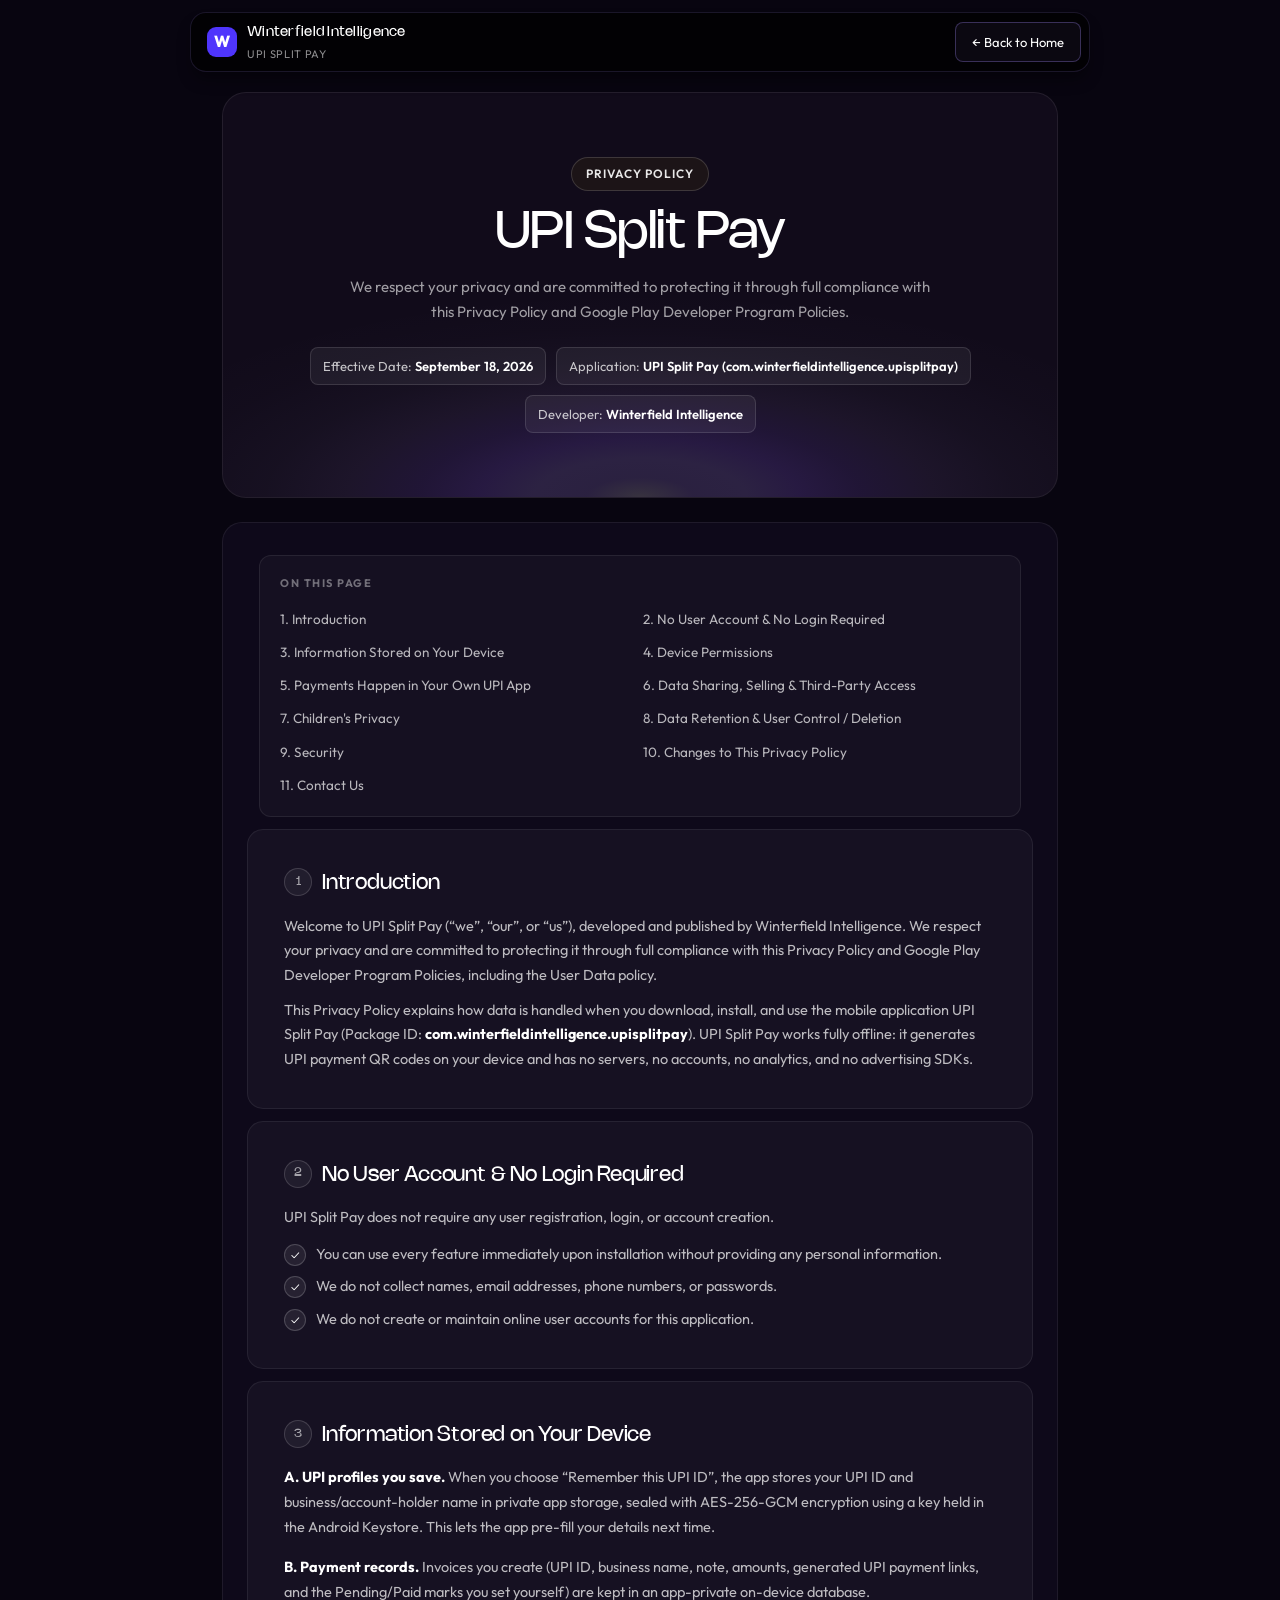
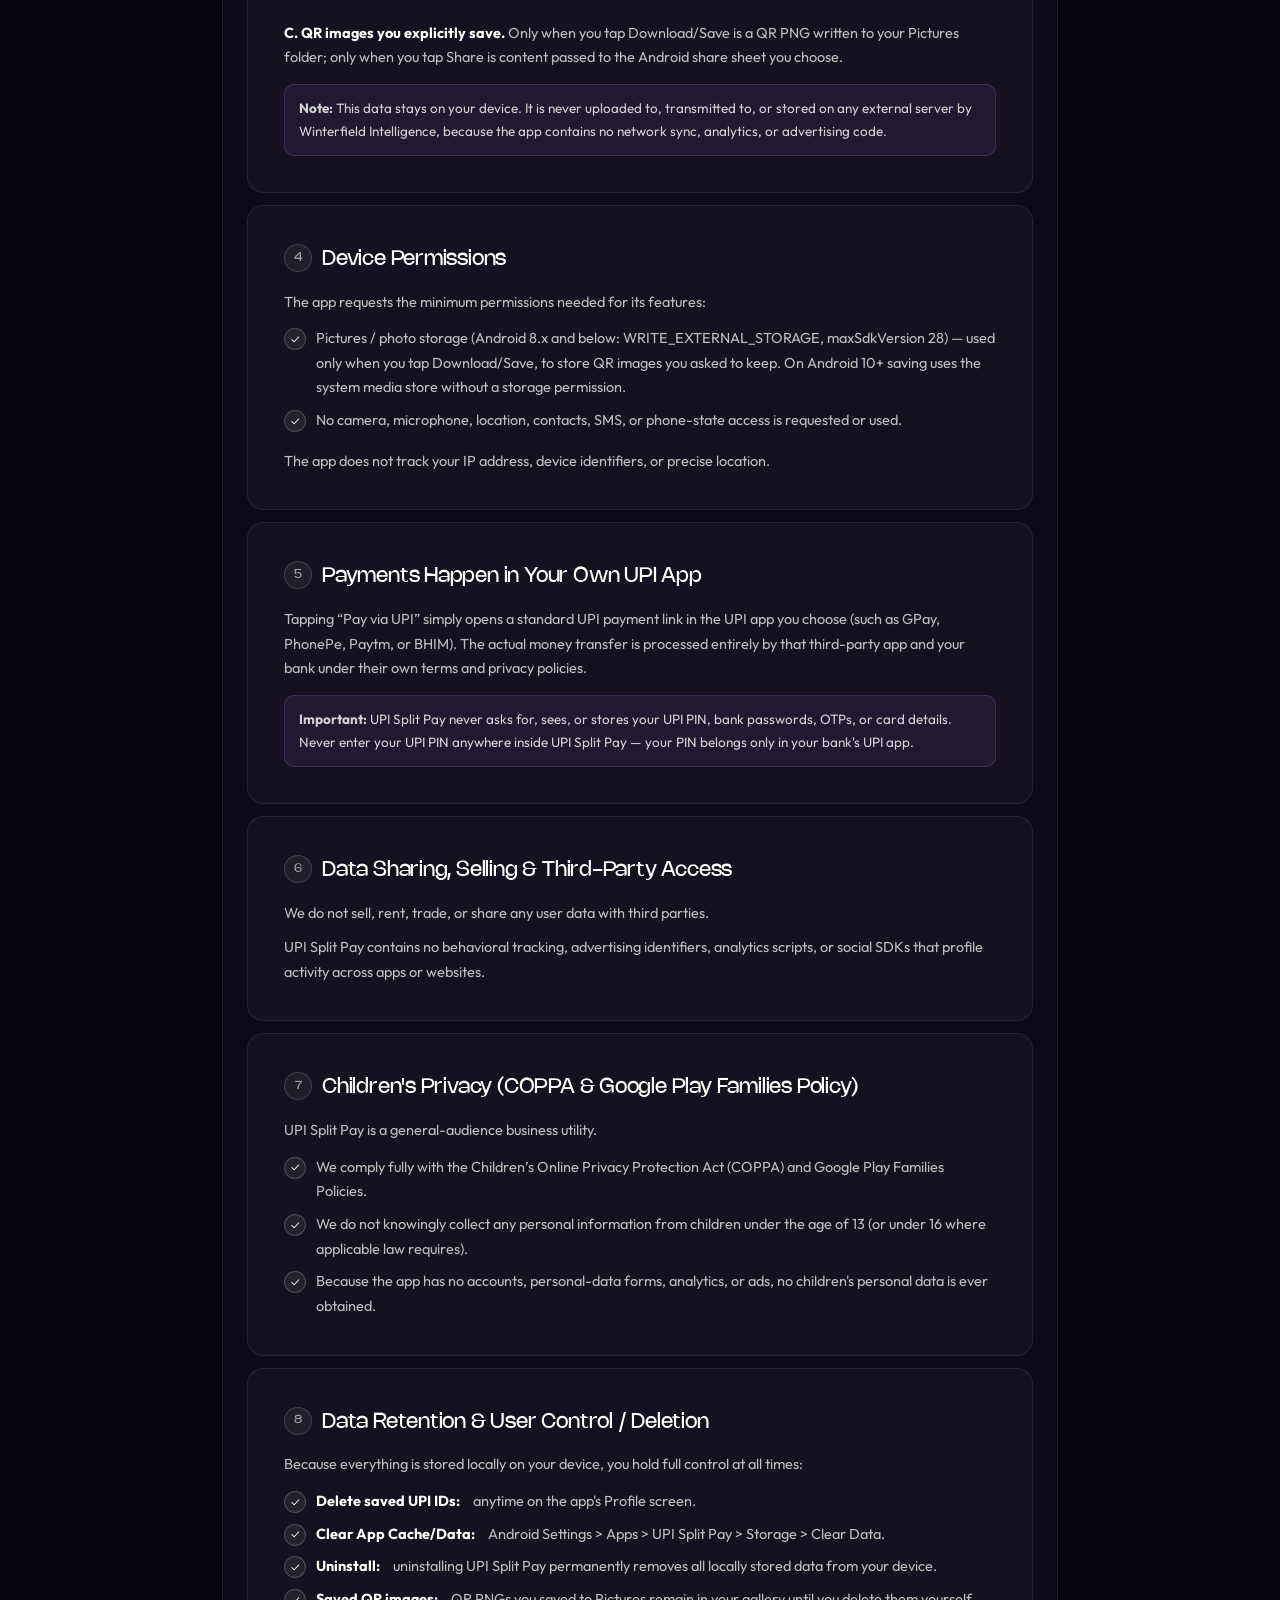
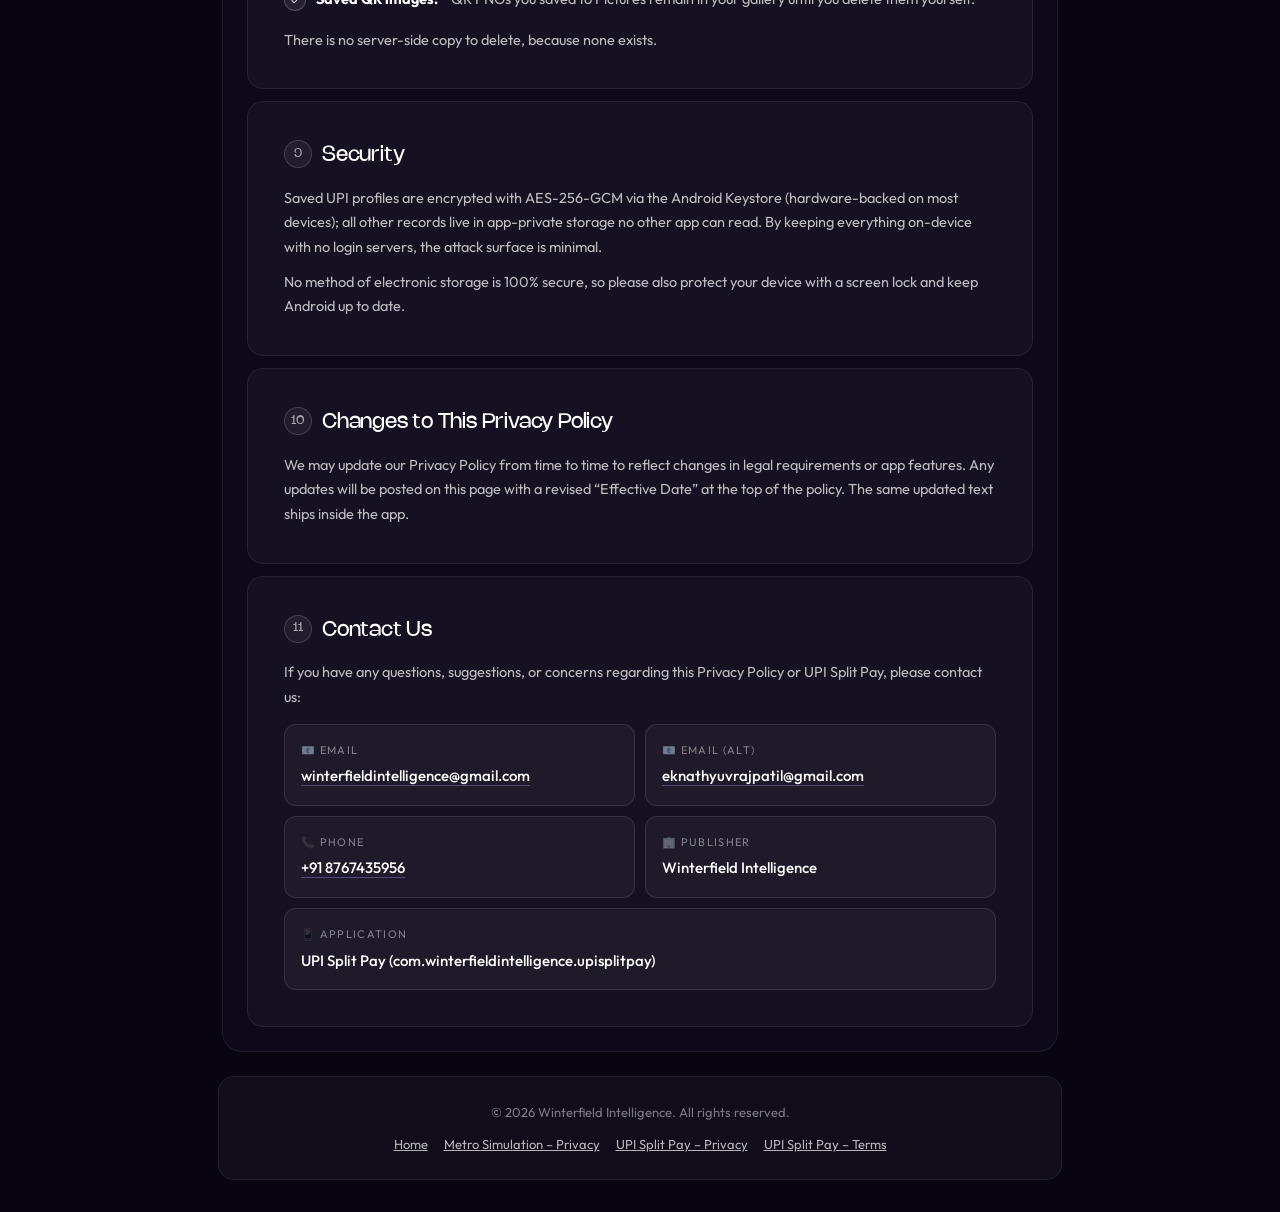
<file: chatai-privacypolicy.html>
<!DOCTYPE html>
<html lang="en">
<head>
<meta charset="utf-8">
<meta name="viewport" content="width=device-width, initial-scale=1.0">
<meta name="theme-color" content="#080510">
<meta name="color-scheme" content="dark">
<title>Privacy Policy – Chat AI | Winterfield Intelligence</title>
<meta name="description" content="Privacy Policy for UPI Split Pay (com.winterfieldintelligence.upisplitpay) by Winterfield Intelligence. Effective September 18, 2026.">
<link rel="icon" href="data:image/svg+xml,<svg xmlns='http://www.w3.org/2000/svg' viewBox='0 0 100 100'><rect width='100' height='100' rx='22' fill='%234F35FC'/><path d='M28 32 L42 68 L50 50 L58 68 L72 32' stroke='white' stroke-width='8' fill='none' stroke-linecap='round' stroke-linejoin='round'/></svg>">
<style>
@font-face{font-family:Nohemi;src:url(fonts/Nohemi-Regular.ttf)format("truetype");font-weight:400;font-display:swap}
@font-face{font-family:Outfit;src:url(fonts/Outfit-Variable.ttf)format("truetype");font-weight:100 900;font-display:swap}
*{box-sizing:border-box;margin:0;padding:0}
body{font-family:Outfit,system-ui,-apple-system,Segoe UI,Roboto,sans-serif;background:#080510;color:#fff;min-height:100vh;line-height:1.7;-webkit-font-smoothing:antialiased}
a{color:inherit}
.wrap{max-width:900px;margin:0 auto;padding:0 20px}
.topbar{position:sticky;top:12px;z-index:50;display:flex;justify-content:center;padding:0 12px}
.nav{pointer-events:auto;backdrop-filter:blur(12px);background:rgba(0,0,0,.7);border:1px solid rgba(167,139,250,.15);border-radius:16px;display:flex;align-items:center;gap:16px;height:60px;padding:0 8px 0 16px;box-shadow:0 10px 15px -3px rgba(0,0,0,.4);width:100%;max-width:900px;justify-content:space-between}
.brand{display:flex;align-items:center;gap:10px;font-family:Nohemi,sans-serif;font-size:14px;letter-spacing:.02em;text-decoration:none}
.brand img{height:28px;width:auto}
.wmark{display:inline-flex;align-items:center;justify-content:center;width:30px;height:30px;border-radius:9px;background:#4F35FC;color:#fff;font-family:Outfit,sans-serif;font-weight:800;font-size:16px;flex-shrink:0}
.brand small{display:block;font-family:Outfit,sans-serif;font-size:11px;color:rgba(255,255,255,.55);font-weight:400;letter-spacing:.06em}
.nav a.home{font-size:13px;color:#fff;background:rgba(167,139,250,.05);border:1px solid rgba(167,139,250,.3);border-radius:8px;padding:8px 16px;text-decoration:none;transition:.3s}
.nav a.home:hover{background:rgba(167,139,250,.15)}
.hero{margin:28px 8px 0;background:#110b1a;border:1px solid rgba(255,255,255,.08);border-radius:24px;padding:48px 32px;position:relative;overflow:hidden;text-align:center}
.hero::before{content:"";position:absolute;inset:0;background:radial-gradient(80% 60% at 50% 100%,rgba(255,255,255,.9) 0%,rgba(167,139,250,.95) 8%,#a78bfa 16%,#8b5cf6 24%,rgba(139,92,246,.7) 33%,rgba(183,148,246,.4) 44%,rgba(196,181,253,.18) 56%,rgba(196,181,253,.06) 70%,transparent 85%);opacity:.18;pointer-events:none}
.badge{display:inline-block;font-size:12px;font-weight:600;letter-spacing:.08em;text-transform:uppercase;color:rgba(255,255,255,.9);background:rgba(40,30,20,.5);border:1px solid rgba(255,255,255,.15);border-radius:999px;padding:6px 14px;margin-bottom:16px;position:relative}
h1{font-family:Nohemi,sans-serif;font-size:clamp(32px,5vw,52px);font-weight:400;letter-spacing:-.02em;line-height:1.05;margin-bottom:12px;position:relative}
.sub{color:rgba(255,255,255,.6);font-size:15px;max-width:600px;margin:0 auto;position:relative}
.meta{display:flex;flex-wrap:wrap;gap:10px;justify-content:center;margin-top:22px;position:relative}
.meta span{font-size:13px;color:rgba(255,255,255,.75);background:rgba(255,255,255,.06);border:1px solid rgba(255,255,255,.12);border-radius:8px;padding:7px 12px}
.meta strong{color:#fff;font-weight:600}
.doc{background:#0e091a;border:1px solid rgba(255,255,255,.07);border-radius:20px;margin:20px 8px 0;padding:12px}
@media(min-width:640px){.hero{margin:32px 12px 0;padding:64px 48px}.doc{margin:24px 12px 0}}
.card{background:#161122;border:1px solid rgba(255,255,255,.07);border-radius:16px;padding:28px 24px;margin:12px}
@media(min-width:640px){.card{padding:36px 36px}}
.card h2{font-family:Nohemi,sans-serif;font-size:21px;font-weight:400;letter-spacing:-.01em;margin-bottom:12px;display:flex;gap:10px;align-items:flex-start}
.card h2 .n{flex-shrink:0;font-size:12px;color:rgba(255,255,255,.6);border:1px solid rgba(255,255,255,.15);background:rgba(255,255,255,.05);border-radius:50%;width:28px;height:28px;display:inline-flex;align-items:center;justify-content:center;margin-top:2px}
.card p,.card li{color:rgba(255,255,255,.72);font-size:14.5px}
.card p+p{margin-top:10px}
.card ul{list-style:none;margin-top:12px;display:flex;flex-direction:column;gap:8px}
.card ul li{display:flex;gap:10px;align-items:flex-start}
.card ul li::before{content:"✓";flex-shrink:0;color:#fff;background:rgba(255,255,255,.07);border:1px solid rgba(255,255,255,.18);border-radius:50%;width:20px;height:20px;font-size:11px;display:inline-flex;align-items:center;justify-content:center;margin-top:2px}
.note{background:rgba(167,139,250,.07);border:1px solid rgba(167,139,250,.2);border-radius:10px;padding:12px 14px;margin-top:14px;font-size:13.5px;color:rgba(255,255,255,.8)}
.toc{padding:8px 12px 0}
.toc-inner{background:rgba(255,255,255,.03);border:1px solid rgba(255,255,255,.08);border-radius:12px;padding:18px 20px;margin:12px}
.toc-inner h3{font-size:11px;text-transform:uppercase;letter-spacing:.14em;color:rgba(255,255,255,.4);margin-bottom:12px}
.toc-inner ol{list-style:none;display:grid;gap:6px}
@media(min-width:640px){.toc-inner ol{grid-template-columns:1fr 1fr}}
.toc-inner a{font-size:13.5px;color:rgba(255,255,255,.7);text-decoration:none}
.toc-inner a:hover{color:#fff}
.contact-grid{display:grid;gap:10px;margin-top:14px}
@media(min-width:640px){.contact-grid{grid-template-columns:1fr 1fr}}
.contact{background:rgba(255,255,255,.04);border:1px solid rgba(255,255,255,.1);border-radius:12px;padding:16px}
.contact .label{font-size:11px;text-transform:uppercase;letter-spacing:.12em;color:rgba(255,255,255,.45);margin-bottom:4px}
.contact .val{font-size:15px;font-weight:500;word-break:break-all}
.contact .val a{color:#fff;text-decoration:none;border-bottom:1px solid rgba(167,139,250,.4)}
.contact .val a:hover{border-color:#fff}
.footer{padding:24px 8px 32px;text-align:center}
.footer-inner{border:1px solid rgba(255,255,255,.07);background:#110b1a;border-radius:16px;padding:24px;font-size:13px;color:rgba(255,255,255,.45)}
.footer-inner a{color:rgba(255,255,255,.7)}
.footer-links{display:flex;gap:16px;justify-content:center;flex-wrap:wrap;margin-top:10px}
</style>
</head>
<body>
<div class="topbar">
  <nav class="nav">
    <a class="brand" href="index.html"><span class="wmark">W</span><span>Winterfield Intelligence<small>UPI SPLIT PAY</small></span></a>
    <a class="home" href="index.html">← Back to Home</a>
  </nav>
</div>

<div class="wrap">
  <header class="hero">
    <div class="badge">Privacy Policy</div>
    <h1>UPI Split Pay</h1>
    <p class="sub">We respect your privacy and are committed to protecting it through full compliance with this Privacy Policy and Google Play Developer Program Policies.</p>
    <div class="meta">
      <span>Effective Date: <strong>September 18, 2026</strong></span>
      <span>Application: <strong>UPI Split Pay (com.winterfieldintelligence.upisplitpay)</strong></span>
      <span>Developer: <strong>Winterfield Intelligence</strong></span>
    </div>
  </header>

  <div class="doc">
    <div class="toc">
      <div class="toc-inner">
        <h3>On this page</h3>
        <ol>
          <li><a href="#introduction">1. Introduction</a></li>
          <li><a href="#account">2. No User Account &amp; No Login Required</a></li>
          <li><a href="#collection">3. Information Stored on Your Device</a></li>
          <li><a href="#permissions">4. Device Permissions</a></li>
          <li><a href="#payments">5. Payments Happen in Your Own UPI App</a></li>
          <li><a href="#sharing">6. Data Sharing, Selling &amp; Third-Party Access</a></li>
          <li><a href="#children">7. Children's Privacy</a></li>
          <li><a href="#retention">8. Data Retention &amp; User Control / Deletion</a></li>
          <li><a href="#security">9. Security</a></li>
          <li><a href="#changes">10. Changes to This Privacy Policy</a></li>
          <li><a href="#contact">11. Contact Us</a></li>
        </ol>
      </div>
    </div>

    <section class="card" id="introduction">
      <h2><span class="n">1</span> Introduction</h2>
      <p>Welcome to UPI Split Pay (“we”, “our”, or “us”), developed and published by Winterfield Intelligence. We respect your privacy and are committed to protecting it through full compliance with this Privacy Policy and Google Play Developer Program Policies, including the User Data policy.</p>
      <p>This Privacy Policy explains how data is handled when you download, install, and use the mobile application UPI Split Pay (Package ID: <strong style="color:#fff">com.winterfieldintelligence.upisplitpay</strong>). UPI Split Pay works fully offline: it generates UPI payment QR codes on your device and has no servers, no accounts, no analytics, and no advertising SDKs.</p>
    </section>

    <section class="card" id="account">
      <h2><span class="n">2</span> No User Account &amp; No Login Required</h2>
      <p>UPI Split Pay does not require any user registration, login, or account creation.</p>
      <ul>
        <li>You can use every feature immediately upon installation without providing any personal information.</li>
        <li>We do not collect names, email addresses, phone numbers, or passwords.</li>
        <li>We do not create or maintain online user accounts for this application.</li>
      </ul>
    </section>

    <section class="card" id="collection">
      <h2><span class="n">3</span> Information Stored on Your Device</h2>
      <p><strong style="color:#fff">A. UPI profiles you save.</strong> When you choose “Remember this UPI ID”, the app stores your UPI ID and business/account-holder name in private app storage, sealed with AES-256-GCM encryption using a key held in the Android Keystore. This lets the app pre-fill your details next time.</p>
      <p style="margin-top:16px"><strong style="color:#fff">B. Payment records.</strong> Invoices you create (UPI ID, business name, note, amounts, generated UPI payment links, and the Pending/Paid marks you set yourself) are kept in an app-private on-device database.</p>
      <p style="margin-top:16px"><strong style="color:#fff">C. QR images you explicitly save.</strong> Only when you tap Download/Save is a QR PNG written to your Pictures folder; only when you tap Share is content passed to the Android share sheet you choose.</p>
      <div class="note"><strong>Note:</strong> This data stays on your device. It is never uploaded to, transmitted to, or stored on any external server by Winterfield Intelligence, because the app contains no network sync, analytics, or advertising code.</div>
    </section>

    <section class="card" id="permissions">
      <h2><span class="n">4</span> Device Permissions</h2>
      <p>The app requests the minimum permissions needed for its features:</p>
      <ul>
        <li>Pictures / photo storage (Android 8.x and below: WRITE_EXTERNAL_STORAGE, maxSdkVersion 28) — used only when you tap Download/Save, to store QR images you asked to keep. On Android 10+ saving uses the system media store without a storage permission.</li>
        <li>No camera, microphone, location, contacts, SMS, or phone-state access is requested or used.</li>
      </ul>
      <p style="margin-top:16px">The app does not track your IP address, device identifiers, or precise location.</p>
    </section>

    <section class="card" id="payments">
      <h2><span class="n">5</span> Payments Happen in Your Own UPI App</h2>
      <p>Tapping “Pay via UPI” simply opens a standard UPI payment link in the UPI app you choose (such as GPay, PhonePe, Paytm, or BHIM). The actual money transfer is processed entirely by that third-party app and your bank under their own terms and privacy policies.</p>
      <div class="note"><strong>Important:</strong> UPI Split Pay never asks for, sees, or stores your UPI PIN, bank passwords, OTPs, or card details. Never enter your UPI PIN anywhere inside UPI Split Pay — your PIN belongs only in your bank's UPI app.</div>
    </section>

    <section class="card" id="sharing">
      <h2><span class="n">6</span> Data Sharing, Selling &amp; Third-Party Access</h2>
      <p>We do not sell, rent, trade, or share any user data with third parties.</p>
      <p>UPI Split Pay contains no behavioral tracking, advertising identifiers, analytics scripts, or social SDKs that profile activity across apps or websites.</p>
    </section>

    <section class="card" id="children">
      <h2><span class="n">7</span> Children's Privacy (COPPA &amp; Google Play Families Policy)</h2>
      <p>UPI Split Pay is a general-audience business utility.</p>
      <ul>
        <li>We comply fully with the Children’s Online Privacy Protection Act (COPPA) and Google Play Families Policies.</li>
        <li>We do not knowingly collect any personal information from children under the age of 13 (or under 16 where applicable law requires).</li>
        <li>Because the app has no accounts, personal-data forms, analytics, or ads, no children's personal data is ever obtained.</li>
      </ul>
    </section>

    <section class="card" id="retention">
      <h2><span class="n">8</span> Data Retention &amp; User Control / Deletion</h2>
      <p>Because everything is stored locally on your device, you hold full control at all times:</p>
      <ul>
        <li><strong style="color:#fff">Delete saved UPI IDs:</strong>&nbsp;anytime on the app's Profile screen.</li>
        <li><strong style="color:#fff">Clear App Cache/Data:</strong>&nbsp;Android Settings &gt; Apps &gt; UPI Split Pay &gt; Storage &gt; Clear Data.</li>
        <li><strong style="color:#fff">Uninstall:</strong>&nbsp;uninstalling UPI Split Pay permanently removes all locally stored data from your device.</li>
        <li><strong style="color:#fff">Saved QR images:</strong>&nbsp;QR PNGs you saved to Pictures remain in your gallery until you delete them yourself.</li>
      </ul>
      <p style="margin-top:16px">There is no server-side copy to delete, because none exists.</p>
    </section>

    <section class="card" id="security">
      <h2><span class="n">9</span> Security</h2>
      <p>Saved UPI profiles are encrypted with AES-256-GCM via the Android Keystore (hardware-backed on most devices); all other records live in app-private storage no other app can read. By keeping everything on-device with no login servers, the attack surface is minimal.</p>
      <p>No method of electronic storage is 100% secure, so please also protect your device with a screen lock and keep Android up to date.</p>
    </section>

    <section class="card" id="changes">
      <h2><span class="n">10</span> Changes to This Privacy Policy</h2>
      <p>We may update our Privacy Policy from time to time to reflect changes in legal requirements or app features. Any updates will be posted on this page with a revised “Effective Date” at the top of the policy. The same updated text ships inside the app.</p>
    </section>

    <section class="card" id="contact">
      <h2><span class="n">11</span> Contact Us</h2>
      <p>If you have any questions, suggestions, or concerns regarding this Privacy Policy or UPI Split Pay, please contact us:</p>
      <div class="contact-grid">
        <div class="contact"><div class="label">📧 Email</div><div class="val"><a href="mailto:winterfieldintelligence@gmail.com">winterfieldintelligence@gmail.com</a></div></div>
        <div class="contact"><div class="label">📧 Email (Alt)</div><div class="val"><a href="mailto:eknathyuvrajpatil@gmail.com">eknathyuvrajpatil@gmail.com</a></div></div>
        <div class="contact"><div class="label">📞 Phone</div><div class="val"><a href="tel:+918767435956">+91 8767435956</a></div></div>
        <div class="contact"><div class="label">🏢 Publisher</div><div class="val">Winterfield Intelligence</div></div>
      </div>
      <div class="contact" style="margin-top:10px"><div class="label">📱 Application</div><div class="val">UPI Split Pay (com.winterfieldintelligence.upisplitpay)</div></div>
    </section>
  </div>

  <footer class="footer">
    <div class="footer-inner">
      <div>© 2026 Winterfield Intelligence. All rights reserved.</div>
      <div class="footer-links">
        <a href="index.html">Home</a>
        <a href="minimetrosimulation-privacypolicy.html">Metro Simulation – Privacy</a>
        <a href="upisplitpay-privacypolicy.html">UPI Split Pay – Privacy</a>
        <a href="upisplitpay-termsofuse.html">UPI Split Pay – Terms</a>
      </div>
    </div>
  </footer>
</div>
</body>
</html>
</file>
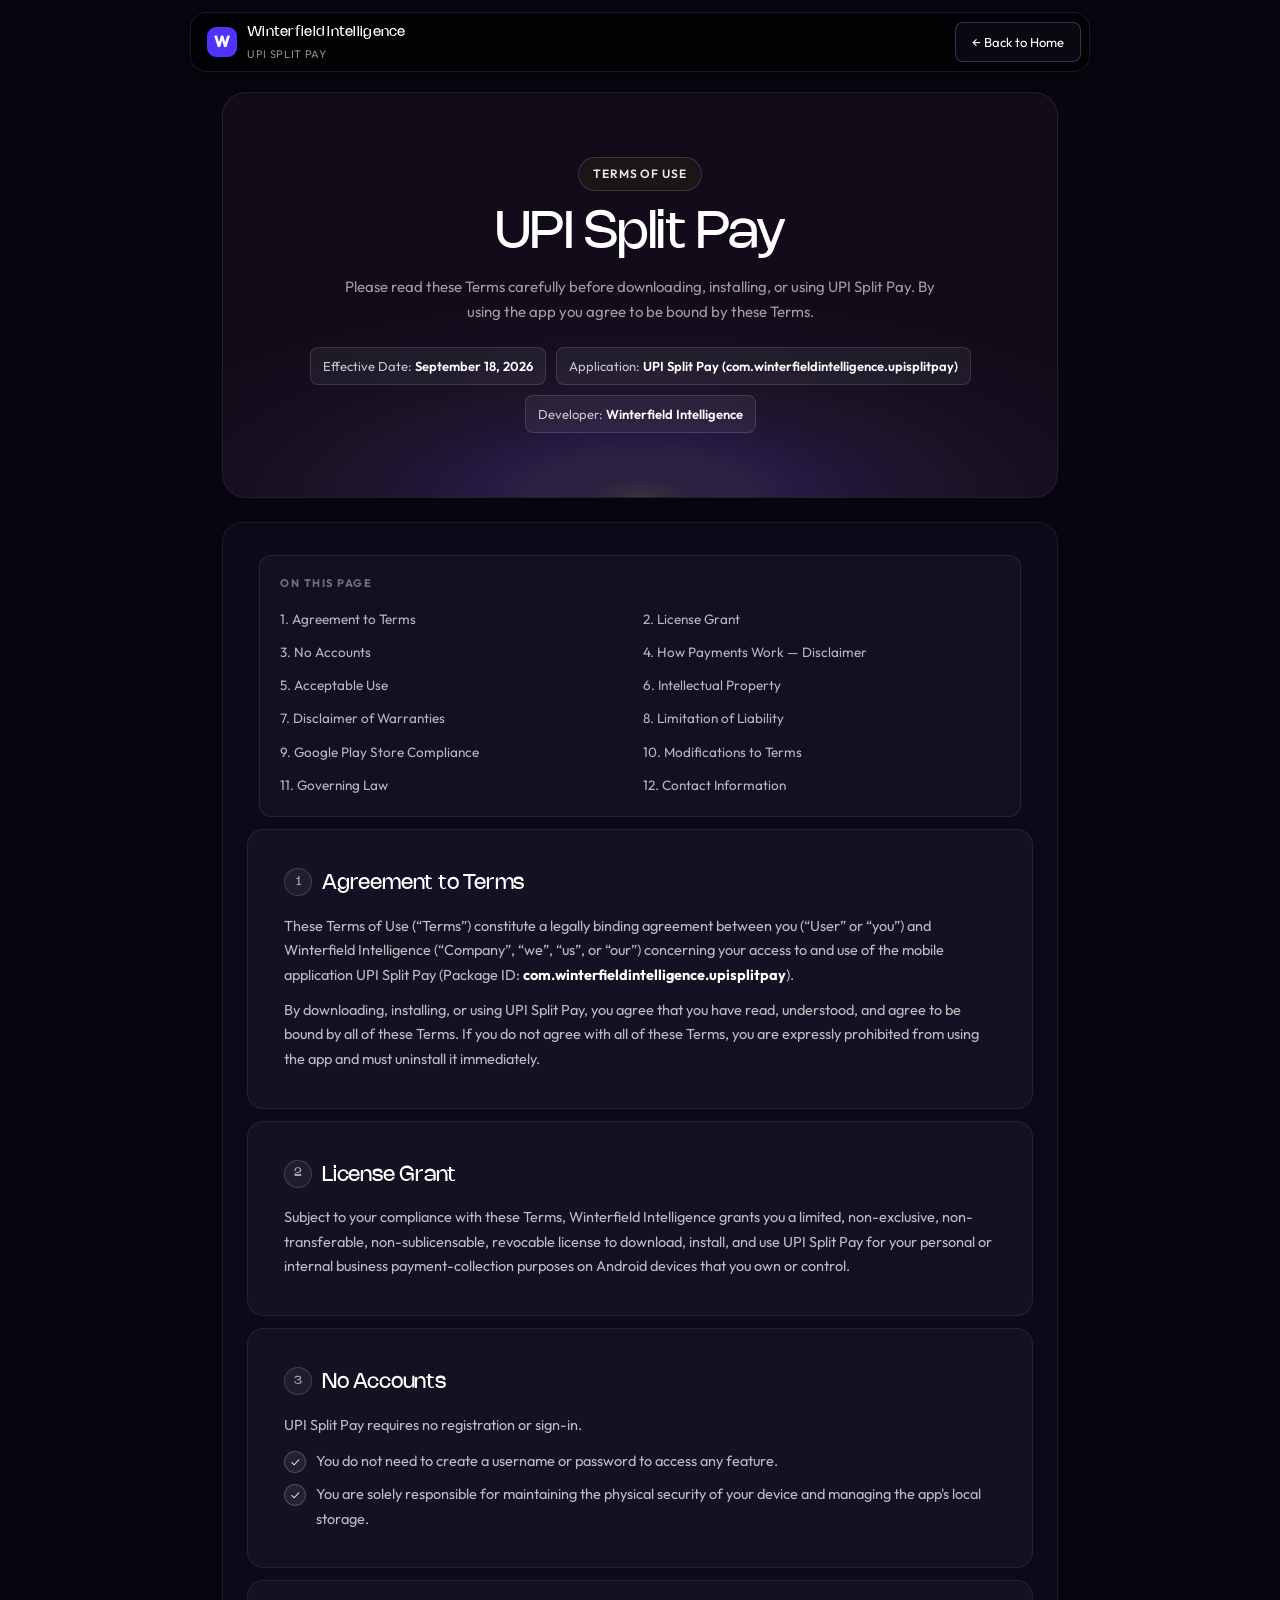
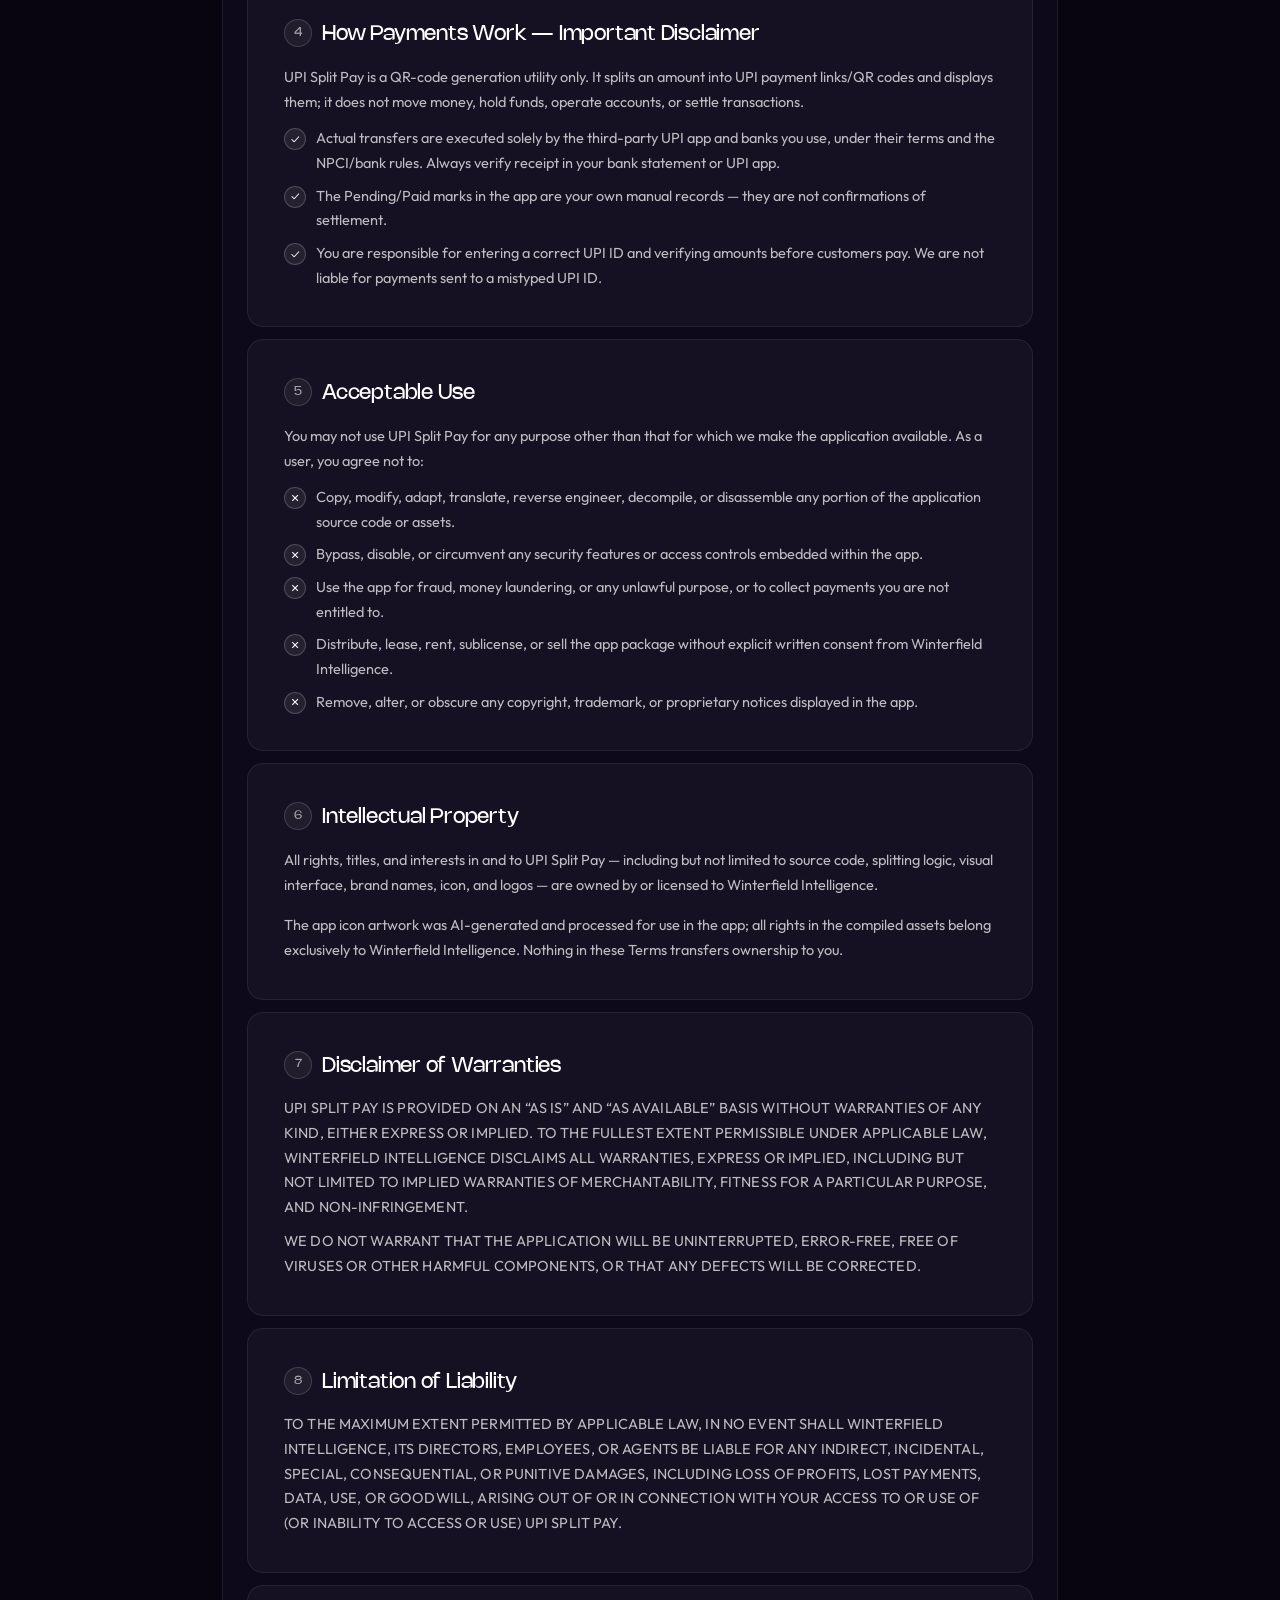
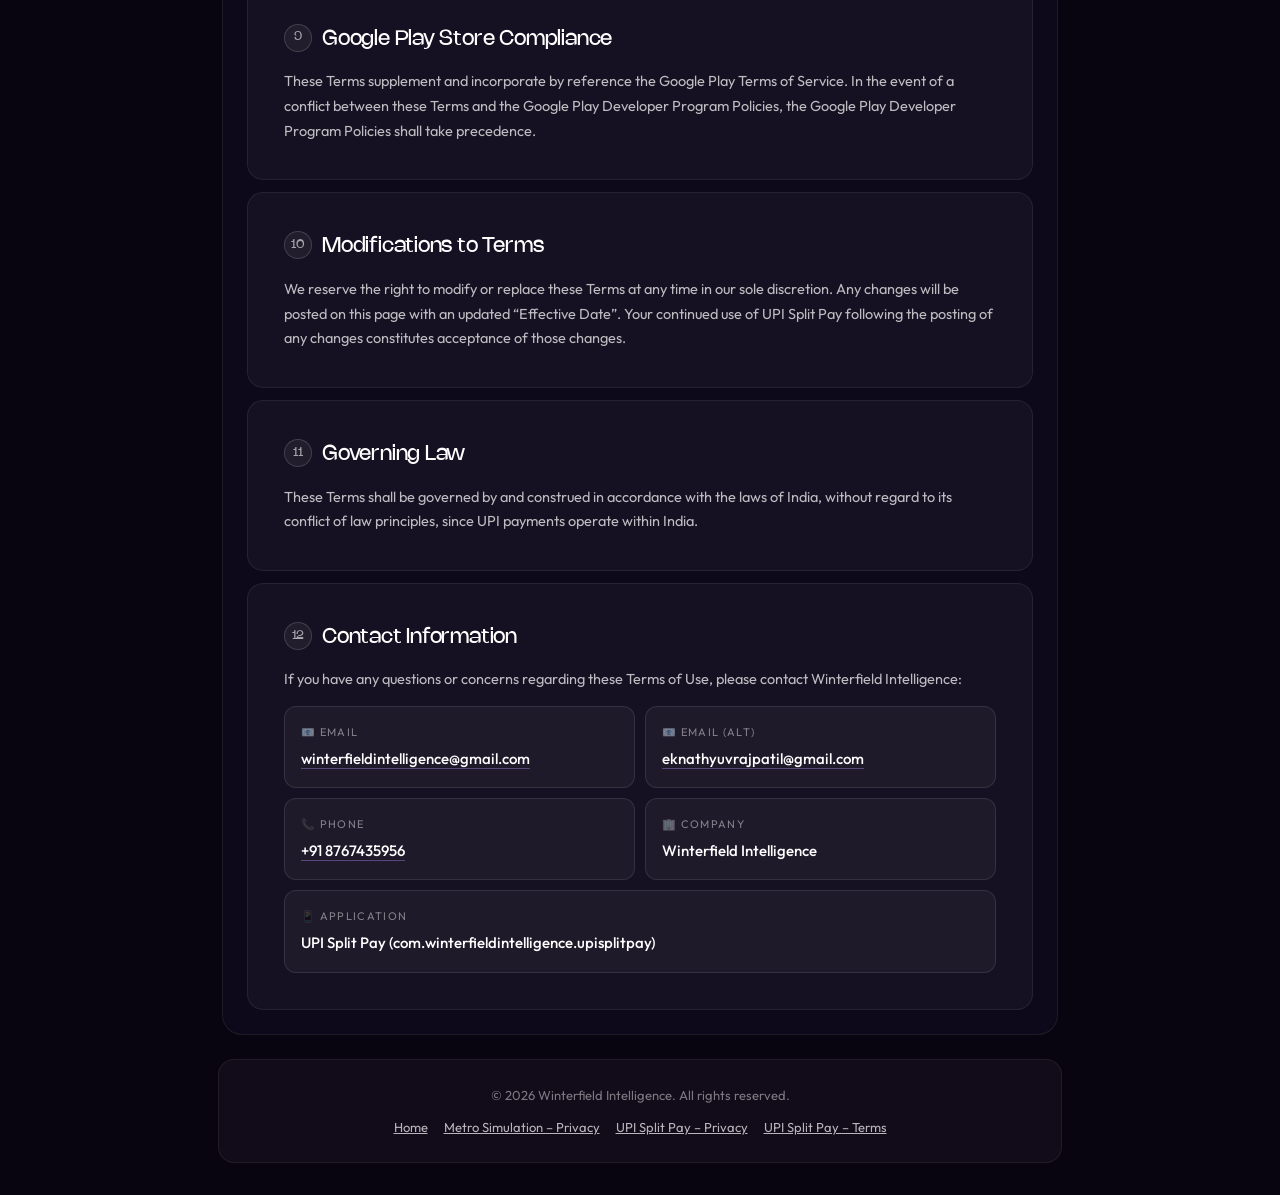
<file: chatai-termsofuse.html>
<!DOCTYPE html>
<html lang="en">
<head>
<meta charset="utf-8">
<meta name="viewport" content="width=device-width, initial-scale=1.0">
<meta name="theme-color" content="#080510">
<meta name="color-scheme" content="dark">
<title>Terms of Use – Chat AI | Winterfield Intelligence</title>
<meta name="description" content="Terms of Use for UPI Split Pay (com.winterfieldintelligence.upisplitpay) by Winterfield Intelligence. Effective September 18, 2026.">
<link rel="icon" href="data:image/svg+xml,<svg xmlns='http://www.w3.org/2000/svg' viewBox='0 0 100 100'><rect width='100' height='100' rx='22' fill='%234F35FC'/><path d='M28 32 L42 68 L50 50 L58 68 L72 32' stroke='white' stroke-width='8' fill='none' stroke-linecap='round' stroke-linejoin='round'/></svg>">
<style>
@font-face{font-family:Nohemi;src:url(fonts/Nohemi-Regular.ttf)format("truetype");font-weight:400;font-display:swap}
@font-face{font-family:Outfit;src:url(fonts/Outfit-Variable.ttf)format("truetype");font-weight:100 900;font-display:swap}
*{box-sizing:border-box;margin:0;padding:0}
body{font-family:Outfit,system-ui,-apple-system,Segoe UI,Roboto,sans-serif;background:#080510;color:#fff;min-height:100vh;line-height:1.7;-webkit-font-smoothing:antialiased}
a{color:inherit}
.wrap{max-width:900px;margin:0 auto;padding:0 20px}
.topbar{position:sticky;top:12px;z-index:50;display:flex;justify-content:center;padding:0 12px}
.nav{pointer-events:auto;backdrop-filter:blur(12px);background:rgba(0,0,0,.7);border:1px solid rgba(167,139,250,.15);border-radius:16px;display:flex;align-items:center;gap:16px;height:60px;padding:0 8px 0 16px;box-shadow:0 10px 15px -3px rgba(0,0,0,.4);width:100%;max-width:900px;justify-content:space-between}
.brand{display:flex;align-items:center;gap:10px;font-family:Nohemi,sans-serif;font-size:14px;letter-spacing:.02em;text-decoration:none}
.brand img{height:28px;width:auto}
.wmark{display:inline-flex;align-items:center;justify-content:center;width:30px;height:30px;border-radius:9px;background:#4F35FC;color:#fff;font-family:Outfit,sans-serif;font-weight:800;font-size:16px;flex-shrink:0}
.brand small{display:block;font-family:Outfit,sans-serif;font-size:11px;color:rgba(255,255,255,.55);font-weight:400;letter-spacing:.06em}
.nav a.home{font-size:13px;color:#fff;background:rgba(167,139,250,.05);border:1px solid rgba(167,139,250,.3);border-radius:8px;padding:8px 16px;text-decoration:none;transition:.3s}
.nav a.home:hover{background:rgba(167,139,250,.15)}
.hero{margin:28px 8px 0;background:#110b1a;border:1px solid rgba(255,255,255,.08);border-radius:24px;padding:48px 32px;position:relative;overflow:hidden;text-align:center}
.hero::before{content:"";position:absolute;inset:0;background:radial-gradient(80% 60% at 50% 100%,rgba(255,255,255,.9) 0%,rgba(167,139,250,.95) 8%,#a78bfa 16%,#8b5cf6 24%,rgba(139,92,246,.7) 33%,rgba(183,148,246,.4) 44%,rgba(196,181,253,.18) 56%,rgba(196,181,253,.06) 70%,transparent 85%);opacity:.18;pointer-events:none}
.badge{display:inline-block;font-size:12px;font-weight:600;letter-spacing:.08em;text-transform:uppercase;color:rgba(255,255,255,.9);background:rgba(40,30,20,.5);border:1px solid rgba(255,255,255,.15);border-radius:999px;padding:6px 14px;margin-bottom:16px;position:relative}
h1{font-family:Nohemi,sans-serif;font-size:clamp(32px,5vw,52px);font-weight:400;letter-spacing:-.02em;line-height:1.05;margin-bottom:12px;position:relative}
.sub{color:rgba(255,255,255,.6);font-size:15px;max-width:600px;margin:0 auto;position:relative}
.meta{display:flex;flex-wrap:wrap;gap:10px;justify-content:center;margin-top:22px;position:relative}
.meta span{font-size:13px;color:rgba(255,255,255,.75);background:rgba(255,255,255,.06);border:1px solid rgba(255,255,255,.12);border-radius:8px;padding:7px 12px}
.meta strong{color:#fff;font-weight:600}
.doc{background:#0e091a;border:1px solid rgba(255,255,255,.07);border-radius:20px;margin:20px 8px 0;padding:12px}
@media(min-width:640px){.hero{margin:32px 12px 0;padding:64px 48px}.doc{margin:24px 12px 0}}
.card{background:#161122;border:1px solid rgba(255,255,255,.07);border-radius:16px;padding:28px 24px;margin:12px}
@media(min-width:640px){.card{padding:36px 36px}}
.card h2{font-family:Nohemi,sans-serif;font-size:21px;font-weight:400;letter-spacing:-.01em;margin-bottom:12px;display:flex;gap:10px;align-items:flex-start}
.card h2 .n{flex-shrink:0;font-size:12px;color:rgba(255,255,255,.6);border:1px solid rgba(255,255,255,.15);background:rgba(255,255,255,.05);border-radius:50%;width:28px;height:28px;display:inline-flex;align-items:center;justify-content:center;margin-top:2px}
.card p,.card li{color:rgba(255,255,255,.72);font-size:14.5px}
.card p+p{margin-top:10px}
.card ul{list-style:none;margin-top:12px;display:flex;flex-direction:column;gap:8px}
.card ul li{display:flex;gap:10px;align-items:flex-start}
.card ul li::before{content:"✓";flex-shrink:0;color:#fff;background:rgba(255,255,255,.07);border:1px solid rgba(255,255,255,.18);border-radius:50%;width:20px;height:20px;font-size:11px;display:inline-flex;align-items:center;justify-content:center;margin-top:2px}
.card ul.prohibited li::before{content:"✕"}
.note{background:rgba(167,139,250,.07);border:1px solid rgba(167,139,250,.2);border-radius:10px;padding:12px 14px;margin-top:14px;font-size:13.5px;color:rgba(255,255,255,.8)}
.allcaps{font-size:13.5px;letter-spacing:.01em}
.toc{padding:8px 12px 0}
.toc-inner{background:rgba(255,255,255,.03);border:1px solid rgba(255,255,255,.08);border-radius:12px;padding:18px 20px;margin:12px}
.toc-inner h3{font-size:11px;text-transform:uppercase;letter-spacing:.14em;color:rgba(255,255,255,.4);margin-bottom:12px}
.toc-inner ol{list-style:none;display:grid;gap:6px}
@media(min-width:640px){.toc-inner ol{grid-template-columns:1fr 1fr}}
.toc-inner a{font-size:13.5px;color:rgba(255,255,255,.7);text-decoration:none}
.toc-inner a:hover{color:#fff}
.contact-grid{display:grid;gap:10px;margin-top:14px}
@media(min-width:640px){.contact-grid{grid-template-columns:1fr 1fr}}
.contact{background:rgba(255,255,255,.04);border:1px solid rgba(255,255,255,.1);border-radius:12px;padding:16px}
.contact .label{font-size:11px;text-transform:uppercase;letter-spacing:.12em;color:rgba(255,255,255,.45);margin-bottom:4px}
.contact .val{font-size:15px;font-weight:500;word-break:break-all}
.contact .val a{color:#fff;text-decoration:none;border-bottom:1px solid rgba(167,139,250,.4)}
.contact .val a:hover{border-color:#fff}
.footer{padding:24px 8px 32px;text-align:center}
.footer-inner{border:1px solid rgba(255,255,255,.07);background:#110b1a;border-radius:16px;padding:24px;font-size:13px;color:rgba(255,255,255,.45)}
.footer-inner a{color:rgba(255,255,255,.7)}
.footer-links{display:flex;gap:16px;justify-content:center;flex-wrap:wrap;margin-top:10px}
</style>
</head>
<body>
<div class="topbar">
  <nav class="nav">
    <a class="brand" href="index.html"><span class="wmark">W</span><span>Winterfield Intelligence<small>UPI SPLIT PAY</small></span></a>
    <a class="home" href="index.html">← Back to Home</a>
  </nav>
</div>

<div class="wrap">
  <header class="hero">
    <div class="badge">Terms of Use</div>
    <h1>UPI Split Pay</h1>
    <p class="sub">Please read these Terms carefully before downloading, installing, or using UPI Split Pay. By using the app you agree to be bound by these Terms.</p>
    <div class="meta">
      <span>Effective Date: <strong>September 18, 2026</strong></span>
      <span>Application: <strong>UPI Split Pay (com.winterfieldintelligence.upisplitpay)</strong></span>
      <span>Developer: <strong>Winterfield Intelligence</strong></span>
    </div>
  </header>

  <div class="doc">
    <div class="toc">
      <div class="toc-inner">
        <h3>On this page</h3>
        <ol>
          <li><a href="#agreement">1. Agreement to Terms</a></li>
          <li><a href="#license">2. License Grant</a></li>
          <li><a href="#account">3. No Accounts</a></li>
          <li><a href="#payments">4. How Payments Work — Disclaimer</a></li>
          <li><a href="#acceptable">5. Acceptable Use</a></li>
          <li><a href="#ip">6. Intellectual Property</a></li>
          <li><a href="#warranty">7. Disclaimer of Warranties</a></li>
          <li><a href="#liability">8. Limitation of Liability</a></li>
          <li><a href="#googleplay">9. Google Play Store Compliance</a></li>
          <li><a href="#mods">10. Modifications to Terms</a></li>
          <li><a href="#law">11. Governing Law</a></li>
          <li><a href="#contact">12. Contact Information</a></li>
        </ol>
      </div>
    </div>

    <section class="card" id="agreement">
      <h2><span class="n">1</span> Agreement to Terms</h2>
      <p>These Terms of Use (“Terms”) constitute a legally binding agreement between you (“User” or “you”) and Winterfield Intelligence (“Company”, “we”, “us”, or “our”) concerning your access to and use of the mobile application UPI Split Pay (Package ID: <strong style="color:#fff">com.winterfieldintelligence.upisplitpay</strong>).</p>
      <p>By downloading, installing, or using UPI Split Pay, you agree that you have read, understood, and agree to be bound by all of these Terms. If you do not agree with all of these Terms, you are expressly prohibited from using the app and must uninstall it immediately.</p>
    </section>

    <section class="card" id="license">
      <h2><span class="n">2</span> License Grant</h2>
      <p>Subject to your compliance with these Terms, Winterfield Intelligence grants you a limited, non-exclusive, non-transferable, non-sublicensable, revocable license to download, install, and use UPI Split Pay for your personal or internal business payment-collection purposes on Android devices that you own or control.</p>
    </section>

    <section class="card" id="account">
      <h2><span class="n">3</span> No Accounts</h2>
      <p>UPI Split Pay requires no registration or sign-in.</p>
      <ul>
        <li>You do not need to create a username or password to access any feature.</li>
        <li>You are solely responsible for maintaining the physical security of your device and managing the app's local storage.</li>
      </ul>
    </section>

    <section class="card" id="payments">
      <h2><span class="n">4</span> How Payments Work — Important Disclaimer</h2>
      <p>UPI Split Pay is a QR-code generation utility only. It splits an amount into UPI payment links/QR codes and displays them; it does not move money, hold funds, operate accounts, or settle transactions.</p>
      <ul>
        <li>Actual transfers are executed solely by the third-party UPI app and banks you use, under their terms and the NPCI/bank rules. Always verify receipt in your bank statement or UPI app.</li>
        <li>The Pending/Paid marks in the app are your own manual records — they are not confirmations of settlement.</li>
        <li>You are responsible for entering a correct UPI ID and verifying amounts before customers pay. We are not liable for payments sent to a mistyped UPI ID.</li>
      </ul>
    </section>

    <section class="card" id="acceptable">
      <h2><span class="n">5</span> Acceptable Use</h2>
      <p>You may not use UPI Split Pay for any purpose other than that for which we make the application available. As a user, you agree not to:</p>
      <ul class="prohibited">
        <li>Copy, modify, adapt, translate, reverse engineer, decompile, or disassemble any portion of the application source code or assets.</li>
        <li>Bypass, disable, or circumvent any security features or access controls embedded within the app.</li>
        <li>Use the app for fraud, money laundering, or any unlawful purpose, or to collect payments you are not entitled to.</li>
        <li>Distribute, lease, rent, sublicense, or sell the app package without explicit written consent from Winterfield Intelligence.</li>
        <li>Remove, alter, or obscure any copyright, trademark, or proprietary notices displayed in the app.</li>
      </ul>
    </section>

    <section class="card" id="ip">
      <h2><span class="n">6</span> Intellectual Property</h2>
      <p>All rights, titles, and interests in and to UPI Split Pay — including but not limited to source code, splitting logic, visual interface, brand names, icon, and logos — are owned by or licensed to Winterfield Intelligence.</p>
      <p style="margin-top:16px">The app icon artwork was AI-generated and processed for use in the app; all rights in the compiled assets belong exclusively to Winterfield Intelligence. Nothing in these Terms transfers ownership to you.</p>
    </section>

    <section class="card" id="warranty">
      <h2><span class="n">7</span> Disclaimer of Warranties</h2>
      <p class="allcaps">UPI SPLIT PAY IS PROVIDED ON AN “AS IS” AND “AS AVAILABLE” BASIS WITHOUT WARRANTIES OF ANY KIND, EITHER EXPRESS OR IMPLIED. TO THE FULLEST EXTENT PERMISSIBLE UNDER APPLICABLE LAW, WINTERFIELD INTELLIGENCE DISCLAIMS ALL WARRANTIES, EXPRESS OR IMPLIED, INCLUDING BUT NOT LIMITED TO IMPLIED WARRANTIES OF MERCHANTABILITY, FITNESS FOR A PARTICULAR PURPOSE, AND NON-INFRINGEMENT.</p>
      <p class="allcaps">WE DO NOT WARRANT THAT THE APPLICATION WILL BE UNINTERRUPTED, ERROR-FREE, FREE OF VIRUSES OR OTHER HARMFUL COMPONENTS, OR THAT ANY DEFECTS WILL BE CORRECTED.</p>
    </section>

    <section class="card" id="liability">
      <h2><span class="n">8</span> Limitation of Liability</h2>
      <p class="allcaps">TO THE MAXIMUM EXTENT PERMITTED BY APPLICABLE LAW, IN NO EVENT SHALL WINTERFIELD INTELLIGENCE, ITS DIRECTORS, EMPLOYEES, OR AGENTS BE LIABLE FOR ANY INDIRECT, INCIDENTAL, SPECIAL, CONSEQUENTIAL, OR PUNITIVE DAMAGES, INCLUDING LOSS OF PROFITS, LOST PAYMENTS, DATA, USE, OR GOODWILL, ARISING OUT OF OR IN CONNECTION WITH YOUR ACCESS TO OR USE OF (OR INABILITY TO ACCESS OR USE) UPI SPLIT PAY.</p>
    </section>

    <section class="card" id="googleplay">
      <h2><span class="n">9</span> Google Play Store Compliance</h2>
      <p>These Terms supplement and incorporate by reference the Google Play Terms of Service. In the event of a conflict between these Terms and the Google Play Developer Program Policies, the Google Play Developer Program Policies shall take precedence.</p>
    </section>

    <section class="card" id="mods">
      <h2><span class="n">10</span> Modifications to Terms</h2>
      <p>We reserve the right to modify or replace these Terms at any time in our sole discretion. Any changes will be posted on this page with an updated “Effective Date”. Your continued use of UPI Split Pay following the posting of any changes constitutes acceptance of those changes.</p>
    </section>

    <section class="card" id="law">
      <h2><span class="n">11</span> Governing Law</h2>
      <p>These Terms shall be governed by and construed in accordance with the laws of India, without regard to its conflict of law principles, since UPI payments operate within India.</p>
    </section>

    <section class="card" id="contact">
      <h2><span class="n">12</span> Contact Information</h2>
      <p>If you have any questions or concerns regarding these Terms of Use, please contact Winterfield Intelligence:</p>
      <div class="contact-grid">
        <div class="contact"><div class="label">📧 Email</div><div class="val"><a href="mailto:winterfieldintelligence@gmail.com">winterfieldintelligence@gmail.com</a></div></div>
        <div class="contact"><div class="label">📧 Email (Alt)</div><div class="val"><a href="mailto:eknathyuvrajpatil@gmail.com">eknathyuvrajpatil@gmail.com</a></div></div>
        <div class="contact"><div class="label">📞 Phone</div><div class="val"><a href="tel:+918767435956">+91 8767435956</a></div></div>
        <div class="contact"><div class="label">🏢 Company</div><div class="val">Winterfield Intelligence</div></div>
      </div>
      <div class="contact" style="margin-top:10px"><div class="label">📱 Application</div><div class="val">UPI Split Pay (com.winterfieldintelligence.upisplitpay)</div></div>
    </section>
  </div>

  <footer class="footer">
    <div class="footer-inner">
      <div>© 2026 Winterfield Intelligence. All rights reserved.</div>
      <div class="footer-links">
        <a href="index.html">Home</a>
        <a href="minimetrosimulation-privacypolicy.html">Metro Simulation – Privacy</a>
        <a href="upisplitpay-privacypolicy.html">UPI Split Pay – Privacy</a>
        <a href="upisplitpay-termsofuse.html">UPI Split Pay – Terms</a>
      </div>
    </div>
  </footer>
</div>
</body>
</html>
</file>
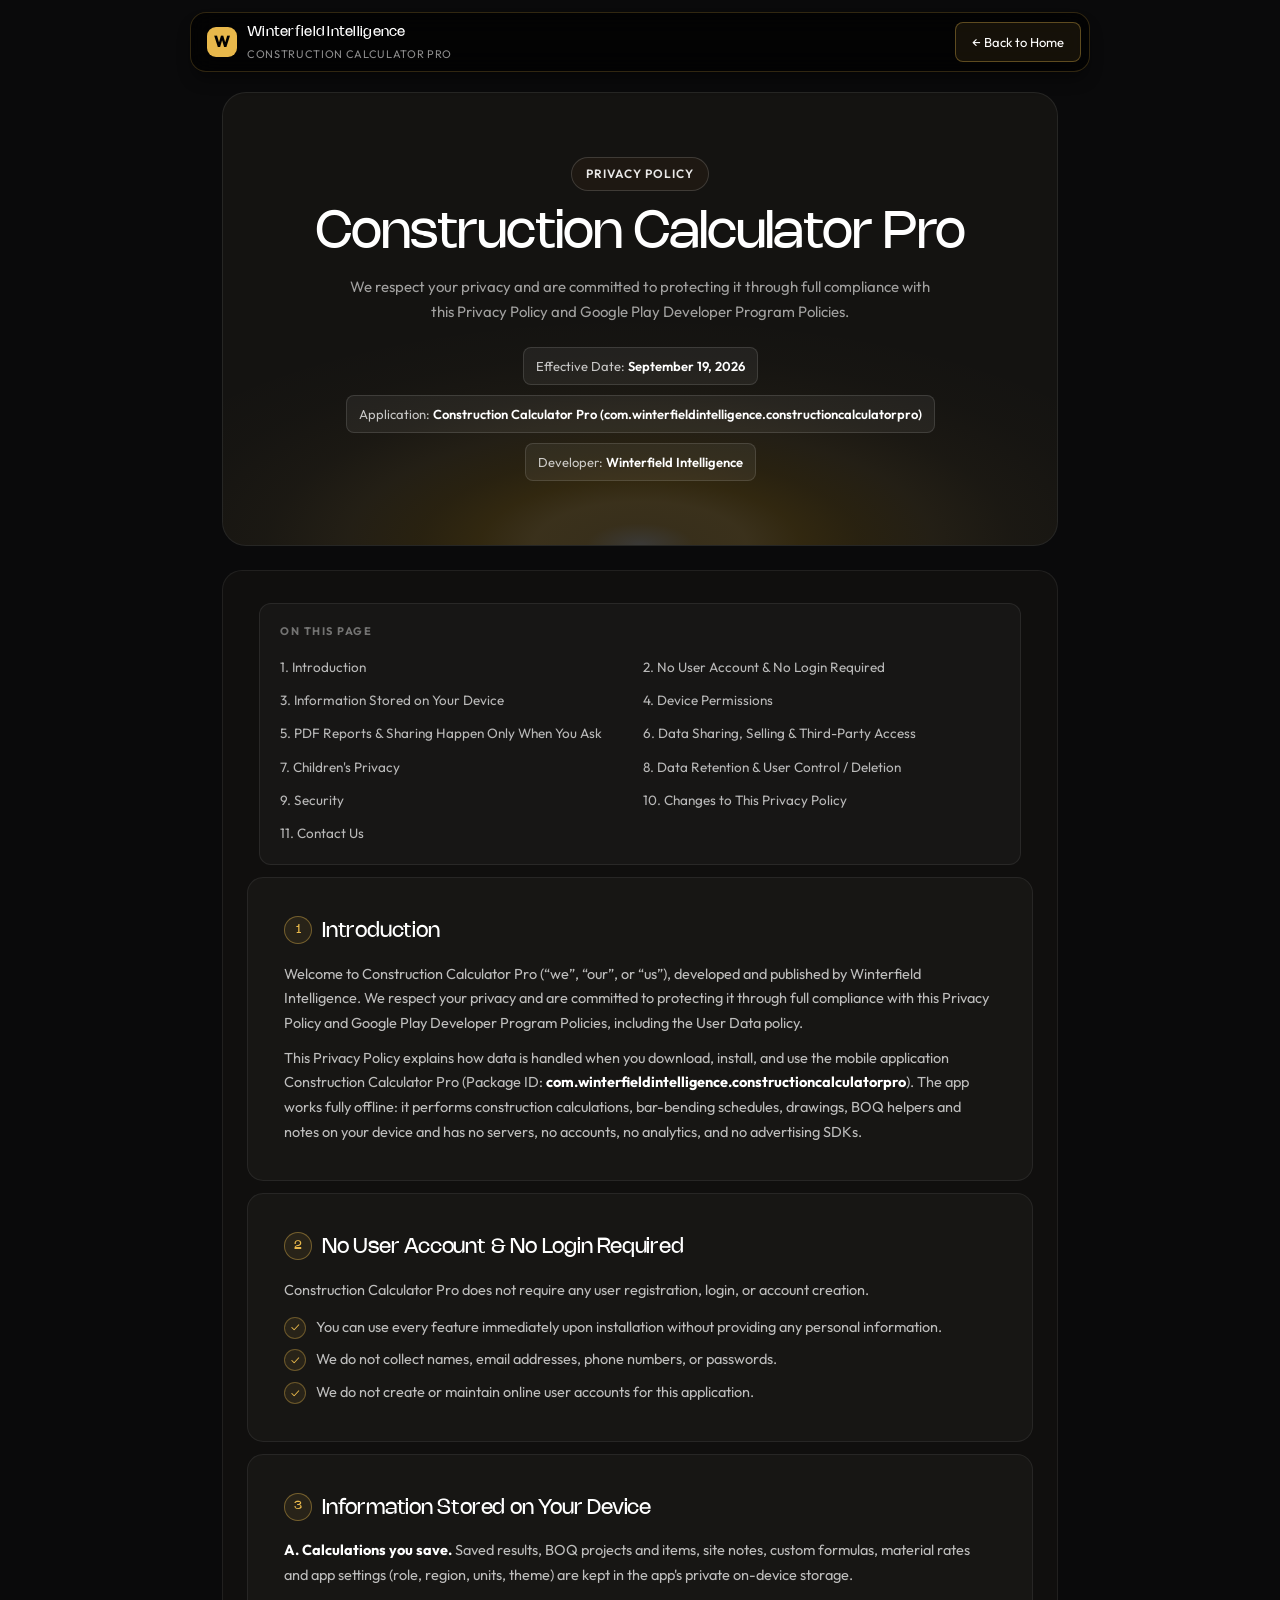
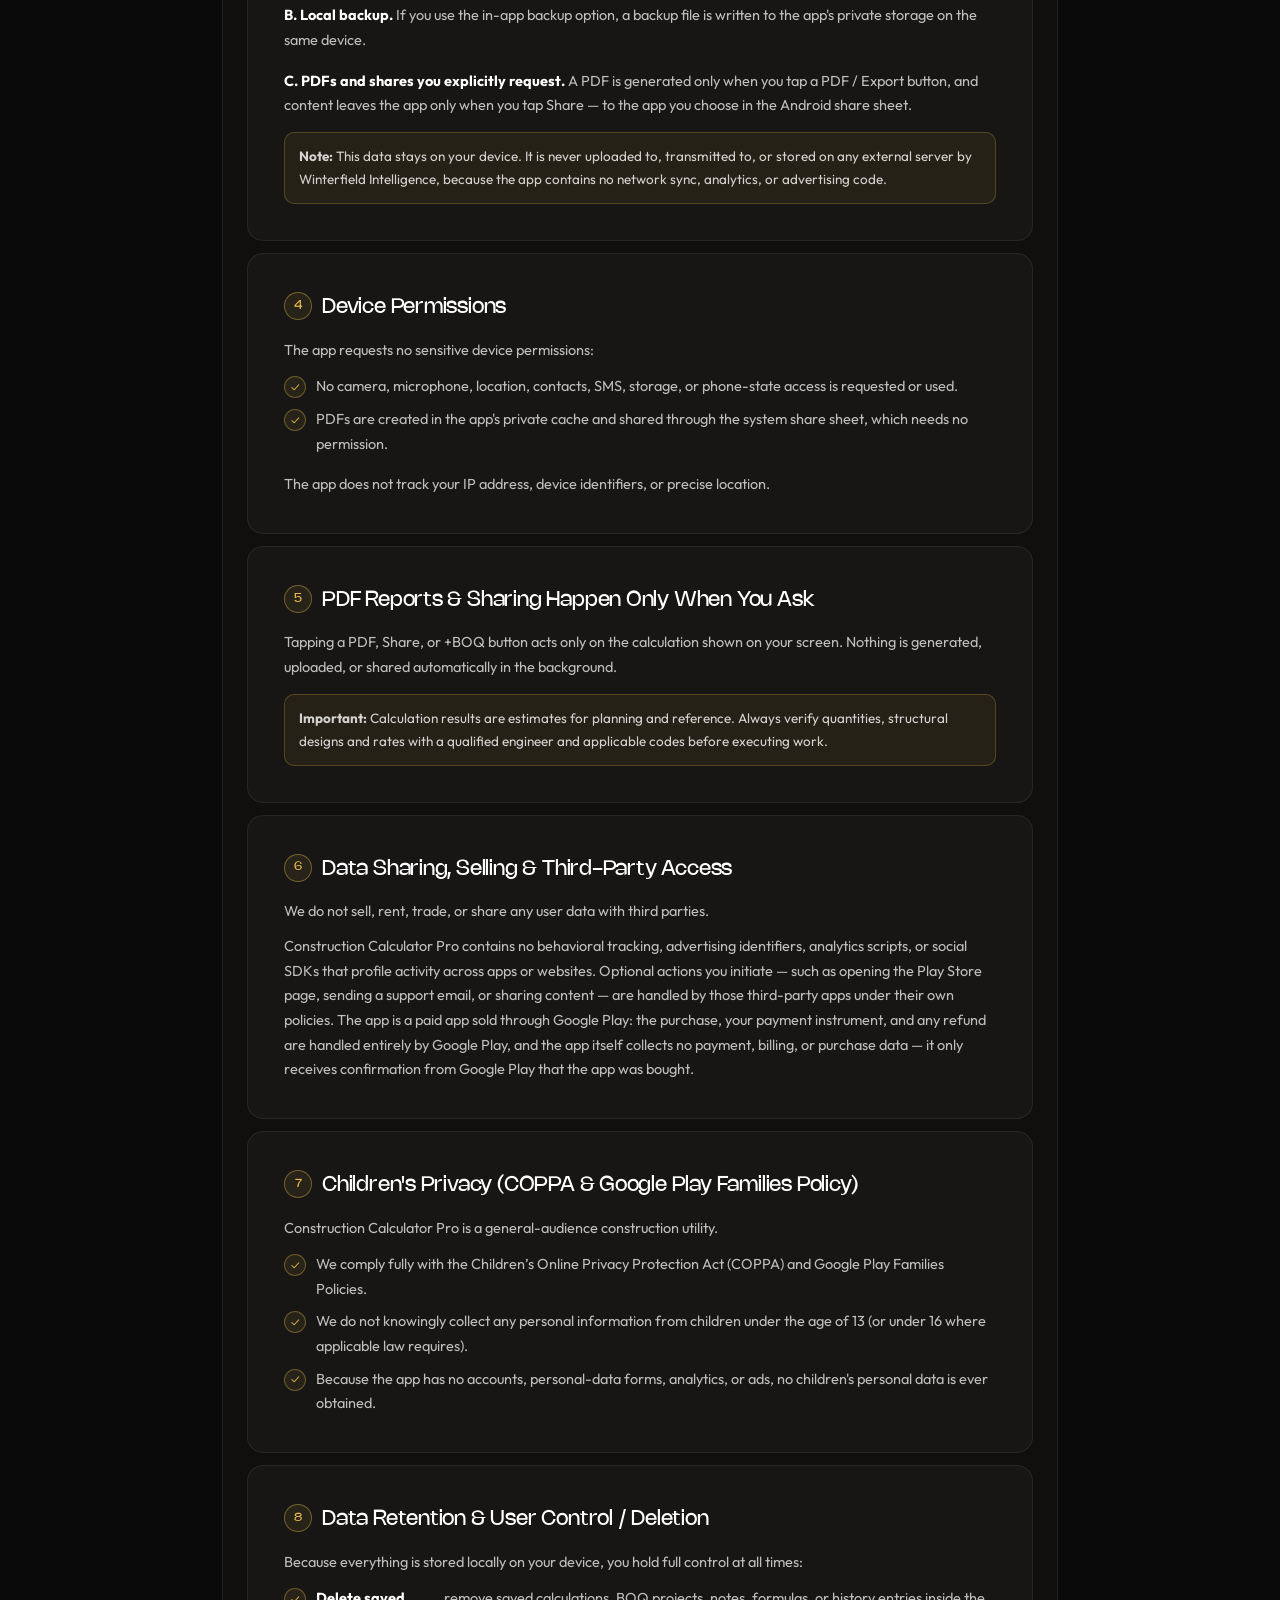
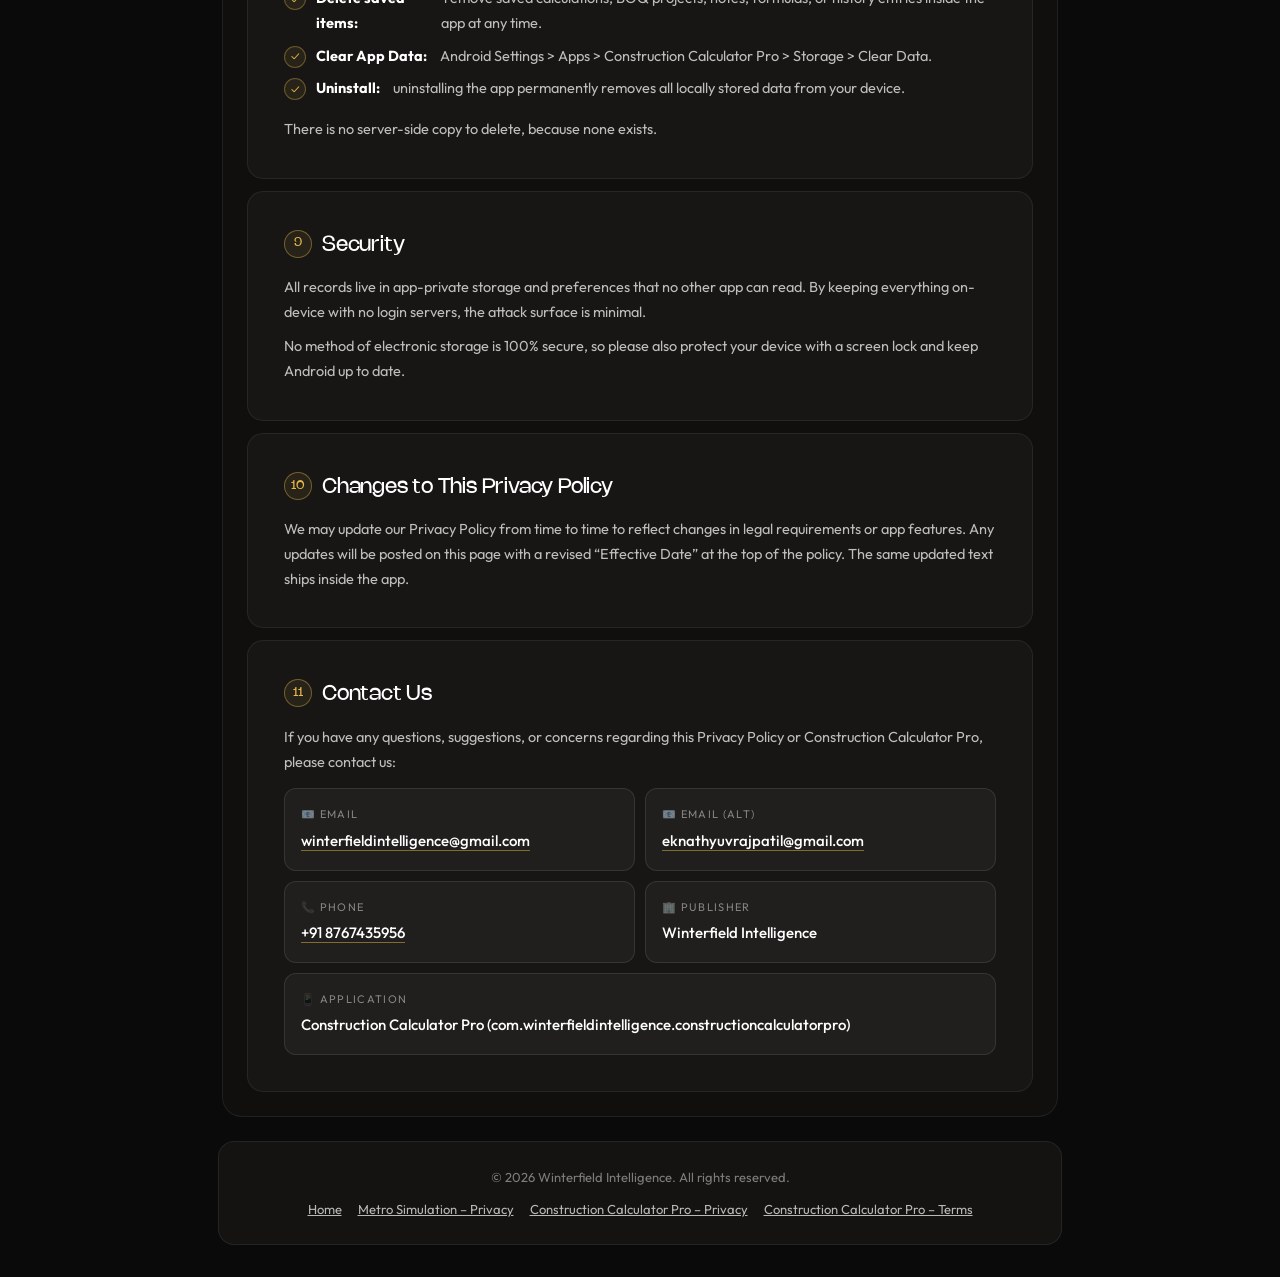
<file: constructioncalculatorpro-privacypolicy.html>
<!DOCTYPE html>
<html lang="en">
<head>
<meta charset="utf-8">
<meta name="viewport" content="width=device-width, initial-scale=1.0">
<meta name="theme-color" content="#0a0a0b">
<meta name="color-scheme" content="dark">
<title>Privacy Policy – Construction Calculator Pro | Winterfield Intelligence</title>
<meta name="description" content="Privacy Policy for Construction Calculator Pro (com.winterfieldintelligence.constructioncalculatorpro) by Winterfield Intelligence. Effective September 19, 2026.">
<link rel="icon" href="data:image/svg+xml,<svg xmlns='http://www.w3.org/2000/svg' viewBox='0 0 100 100'><rect width='100' height='100' rx='22' fill='%23E8B84B'/><path d='M28 32 L42 68 L50 50 L58 68 L72 32' stroke='black' stroke-width='8' fill='none' stroke-linecap='round' stroke-linejoin='round'/></svg>">
<style>
@font-face{font-family:Nohemi;src:url(fonts/Nohemi-Regular.ttf)format("truetype");font-weight:400;font-display:swap}
@font-face{font-family:Outfit;src:url(fonts/Outfit-Variable.ttf)format("truetype");font-weight:100 900;font-display:swap}
*{box-sizing:border-box;margin:0;padding:0}
body{font-family:Outfit,system-ui,-apple-system,Segoe UI,Roboto,sans-serif;background:#0a0a0b;color:#fff;min-height:100vh;line-height:1.7;-webkit-font-smoothing:antialiased}
a{color:inherit}
.wrap{max-width:900px;margin:0 auto;padding:0 20px}
.topbar{position:sticky;top:12px;z-index:50;display:flex;justify-content:center;padding:0 12px}
.nav{pointer-events:auto;backdrop-filter:blur(12px);background:rgba(0,0,0,.7);border:1px solid rgba(232,184,75,.2);border-radius:16px;display:flex;align-items:center;gap:16px;height:60px;padding:0 8px 0 16px;box-shadow:0 10px 15px -3px rgba(0,0,0,.4);width:100%;max-width:900px;justify-content:space-between}
.brand{display:flex;align-items:center;gap:10px;font-family:Nohemi,sans-serif;font-size:14px;letter-spacing:.02em;text-decoration:none}
.wmark{display:inline-flex;align-items:center;justify-content:center;width:30px;height:30px;border-radius:9px;background:#E8B84B;color:#000;font-family:Outfit,sans-serif;font-weight:800;font-size:16px;flex-shrink:0}
.brand small{display:block;font-family:Outfit,sans-serif;font-size:11px;color:rgba(255,255,255,.55);font-weight:400;letter-spacing:.06em}
.nav a.home{font-size:13px;color:#fff;background:rgba(232,184,75,.08);border:1px solid rgba(232,184,75,.35);border-radius:8px;padding:8px 16px;text-decoration:none;transition:.3s}
.nav a.home:hover{background:rgba(232,184,75,.18)}
.hero{margin:28px 8px 0;background:#141311;border:1px solid rgba(255,255,255,.08);border-radius:24px;padding:48px 32px;position:relative;overflow:hidden;text-align:center}
.hero::before{content:"";position:absolute;inset:0;background:radial-gradient(80% 60% at 50% 100%,rgba(255,255,255,.9) 0%,rgba(232,184,75,.95) 8%,#E8B84B 16%,#B8860B 24%,rgba(184,134,11,.7) 33%,rgba(232,184,75,.4) 44%,rgba(232,184,75,.18) 56%,rgba(232,184,75,.06) 70%,transparent 85%);opacity:.18;pointer-events:none}
.badge{display:inline-block;font-size:12px;font-weight:600;letter-spacing:.08em;text-transform:uppercase;color:rgba(255,255,255,.9);background:rgba(40,30,20,.5);border:1px solid rgba(255,255,255,.15);border-radius:999px;padding:6px 14px;margin-bottom:16px;position:relative}
h1{font-family:Nohemi,sans-serif;font-size:clamp(32px,5vw,52px);font-weight:400;letter-spacing:-.02em;line-height:1.05;margin-bottom:12px;position:relative}
.sub{color:rgba(255,255,255,.6);font-size:15px;max-width:600px;margin:0 auto;position:relative}
.meta{display:flex;flex-wrap:wrap;gap:10px;justify-content:center;margin-top:22px;position:relative}
.meta span{font-size:13px;color:rgba(255,255,255,.75);background:rgba(255,255,255,.06);border:1px solid rgba(255,255,255,.12);border-radius:8px;padding:7px 12px}
.meta strong{color:#fff;font-weight:600}
.doc{background:#100f0e;border:1px solid rgba(255,255,255,.07);border-radius:20px;margin:20px 8px 0;padding:12px}
@media(min-width:640px){.hero{margin:32px 12px 0;padding:64px 48px}.doc{margin:24px 12px 0}}
.card{background:#171614;border:1px solid rgba(255,255,255,.07);border-radius:16px;padding:28px 24px;margin:12px}
@media(min-width:640px){.card{padding:36px 36px}}
.card h2{font-family:Nohemi,sans-serif;font-size:21px;font-weight:400;letter-spacing:-.01em;margin-bottom:12px;display:flex;gap:10px;align-items:flex-start}
.card h2 .n{flex-shrink:0;font-size:12px;color:#E8B84B;border:1px solid rgba(232,184,75,.4);background:rgba(232,184,75,.08);border-radius:50%;width:28px;height:28px;display:inline-flex;align-items:center;justify-content:center;margin-top:2px}
.card p,.card li{color:rgba(255,255,255,.72);font-size:14.5px}
.card p+p{margin-top:10px}
.card ul{list-style:none;margin-top:12px;display:flex;flex-direction:column;gap:8px}
.card ul li{display:flex;gap:10px;align-items:flex-start}
.card ul li::before{content:"✓";flex-shrink:0;color:#E8B84B;background:rgba(232,184,75,.08);border:1px solid rgba(232,184,75,.35);border-radius:50%;width:20px;height:20px;font-size:11px;display:inline-flex;align-items:center;justify-content:center;margin-top:2px}
.note{background:rgba(232,184,75,.07);border:1px solid rgba(232,184,75,.25);border-radius:10px;padding:12px 14px;margin-top:14px;font-size:13.5px;color:rgba(255,255,255,.8)}
.toc{padding:8px 12px 0}
.toc-inner{background:rgba(255,255,255,.03);border:1px solid rgba(255,255,255,.08);border-radius:12px;padding:18px 20px;margin:12px}
.toc-inner h3{font-size:11px;text-transform:uppercase;letter-spacing:.14em;color:rgba(255,255,255,.4);margin-bottom:12px}
.toc-inner ol{list-style:none;display:grid;gap:6px}
@media(min-width:640px){.toc-inner ol{grid-template-columns:1fr 1fr}}
.toc-inner a{font-size:13.5px;color:rgba(255,255,255,.7);text-decoration:none}
.toc-inner a:hover{color:#E8B84B}
.contact-grid{display:grid;gap:10px;margin-top:14px}
@media(min-width:640px){.contact-grid{grid-template-columns:1fr 1fr}}
.contact{background:rgba(255,255,255,.04);border:1px solid rgba(255,255,255,.1);border-radius:12px;padding:16px}
.contact .label{font-size:11px;text-transform:uppercase;letter-spacing:.12em;color:rgba(255,255,255,.45);margin-bottom:4px}
.contact .val{font-size:15px;font-weight:500;word-break:break-all}
.contact .val a{color:#fff;text-decoration:none;border-bottom:1px solid rgba(232,184,75,.5)}
.contact .val a:hover{border-color:#fff}
.footer{padding:24px 8px 32px;text-align:center}
.footer-inner{border:1px solid rgba(255,255,255,.07);background:#141311;border-radius:16px;padding:24px;font-size:13px;color:rgba(255,255,255,.45)}
.footer-inner a{color:rgba(255,255,255,.7)}
.footer-links{display:flex;gap:16px;justify-content:center;flex-wrap:wrap;margin-top:10px}
</style>
</head>
<body>
<div class="topbar">
  <nav class="nav">
    <a class="brand" href="index.html"><span class="wmark">W</span><span>Winterfield Intelligence<small>CONSTRUCTION CALCULATOR PRO</small></span></a>
    <a class="home" href="index.html">← Back to Home</a>
  </nav>
</div>

<div class="wrap">
  <header class="hero">
    <div class="badge">Privacy Policy</div>
    <h1>Construction Calculator Pro</h1>
    <p class="sub">We respect your privacy and are committed to protecting it through full compliance with this Privacy Policy and Google Play Developer Program Policies.</p>
    <div class="meta">
      <span>Effective Date: <strong>September 19, 2026</strong></span>
      <span>Application: <strong>Construction Calculator Pro (com.winterfieldintelligence.constructioncalculatorpro)</strong></span>
      <span>Developer: <strong>Winterfield Intelligence</strong></span>
    </div>
  </header>

  <div class="doc">
    <div class="toc">
      <div class="toc-inner">
        <h3>On this page</h3>
        <ol>
          <li><a href="#introduction">1. Introduction</a></li>
          <li><a href="#account">2. No User Account &amp; No Login Required</a></li>
          <li><a href="#collection">3. Information Stored on Your Device</a></li>
          <li><a href="#permissions">4. Device Permissions</a></li>
          <li><a href="#pdf">5. PDF Reports &amp; Sharing Happen Only When You Ask</a></li>
          <li><a href="#sharing">6. Data Sharing, Selling &amp; Third-Party Access</a></li>
          <li><a href="#children">7. Children's Privacy</a></li>
          <li><a href="#retention">8. Data Retention &amp; User Control / Deletion</a></li>
          <li><a href="#security">9. Security</a></li>
          <li><a href="#changes">10. Changes to This Privacy Policy</a></li>
          <li><a href="#contact">11. Contact Us</a></li>
        </ol>
      </div>
    </div>

    <section class="card" id="introduction">
      <h2><span class="n">1</span> Introduction</h2>
      <p>Welcome to Construction Calculator Pro (“we”, “our”, or “us”), developed and published by Winterfield Intelligence. We respect your privacy and are committed to protecting it through full compliance with this Privacy Policy and Google Play Developer Program Policies, including the User Data policy.</p>
      <p>This Privacy Policy explains how data is handled when you download, install, and use the mobile application Construction Calculator Pro (Package ID: <strong style="color:#fff">com.winterfieldintelligence.constructioncalculatorpro</strong>). The app works fully offline: it performs construction calculations, bar-bending schedules, drawings, BOQ helpers and notes on your device and has no servers, no accounts, no analytics, and no advertising SDKs.</p>
    </section>

    <section class="card" id="account">
      <h2><span class="n">2</span> No User Account &amp; No Login Required</h2>
      <p>Construction Calculator Pro does not require any user registration, login, or account creation.</p>
      <ul>
        <li>You can use every feature immediately upon installation without providing any personal information.</li>
        <li>We do not collect names, email addresses, phone numbers, or passwords.</li>
        <li>We do not create or maintain online user accounts for this application.</li>
      </ul>
    </section>

    <section class="card" id="collection">
      <h2><span class="n">3</span> Information Stored on Your Device</h2>
      <p><strong style="color:#fff">A. Calculations you save.</strong> Saved results, BOQ projects and items, site notes, custom formulas, material rates and app settings (role, region, units, theme) are kept in the app's private on-device storage.</p>
      <p style="margin-top:16px"><strong style="color:#fff">B. Local backup.</strong> If you use the in-app backup option, a backup file is written to the app's private storage on the same device.</p>
      <p style="margin-top:16px"><strong style="color:#fff">C. PDFs and shares you explicitly request.</strong> A PDF is generated only when you tap a PDF / Export button, and content leaves the app only when you tap Share — to the app you choose in the Android share sheet.</p>
      <div class="note"><strong>Note:</strong> This data stays on your device. It is never uploaded to, transmitted to, or stored on any external server by Winterfield Intelligence, because the app contains no network sync, analytics, or advertising code.</div>
    </section>

    <section class="card" id="permissions">
      <h2><span class="n">4</span> Device Permissions</h2>
      <p>The app requests no sensitive device permissions:</p>
      <ul>
        <li>No camera, microphone, location, contacts, SMS, storage, or phone-state access is requested or used.</li>
        <li>PDFs are created in the app's private cache and shared through the system share sheet, which needs no permission.</li>
      </ul>
      <p style="margin-top:16px">The app does not track your IP address, device identifiers, or precise location.</p>
    </section>

    <section class="card" id="pdf">
      <h2><span class="n">5</span> PDF Reports &amp; Sharing Happen Only When You Ask</h2>
      <p>Tapping a PDF, Share, or +BOQ button acts only on the calculation shown on your screen. Nothing is generated, uploaded, or shared automatically in the background.</p>
      <div class="note"><strong>Important:</strong> Calculation results are estimates for planning and reference. Always verify quantities, structural designs and rates with a qualified engineer and applicable codes before executing work.</div>
    </section>

    <section class="card" id="sharing">
      <h2><span class="n">6</span> Data Sharing, Selling &amp; Third-Party Access</h2>
      <p>We do not sell, rent, trade, or share any user data with third parties.</p>
      <p>Construction Calculator Pro contains no behavioral tracking, advertising identifiers, analytics scripts, or social SDKs that profile activity across apps or websites. Optional actions you initiate — such as opening the Play Store page, sending a support email, or sharing content — are handled by those third-party apps under their own policies. The app is a paid app sold through Google Play: the purchase, your payment instrument, and any refund are handled entirely by Google Play, and the app itself collects no payment, billing, or purchase data — it only receives confirmation from Google Play that the app was bought.</p>
    </section>

    <section class="card" id="children">
      <h2><span class="n">7</span> Children's Privacy (COPPA &amp; Google Play Families Policy)</h2>
      <p>Construction Calculator Pro is a general-audience construction utility.</p>
      <ul>
        <li>We comply fully with the Children’s Online Privacy Protection Act (COPPA) and Google Play Families Policies.</li>
        <li>We do not knowingly collect any personal information from children under the age of 13 (or under 16 where applicable law requires).</li>
        <li>Because the app has no accounts, personal-data forms, analytics, or ads, no children's personal data is ever obtained.</li>
      </ul>
    </section>

    <section class="card" id="retention">
      <h2><span class="n">8</span> Data Retention &amp; User Control / Deletion</h2>
      <p>Because everything is stored locally on your device, you hold full control at all times:</p>
      <ul>
        <li><strong style="color:#fff">Delete saved items:</strong>&nbsp;remove saved calculations, BOQ projects, notes, formulas, or history entries inside the app at any time.</li>
        <li><strong style="color:#fff">Clear App Data:</strong>&nbsp;Android Settings &gt; Apps &gt; Construction Calculator Pro &gt; Storage &gt; Clear Data.</li>
        <li><strong style="color:#fff">Uninstall:</strong>&nbsp;uninstalling the app permanently removes all locally stored data from your device.</li>
      </ul>
      <p style="margin-top:16px">There is no server-side copy to delete, because none exists.</p>
    </section>

    <section class="card" id="security">
      <h2><span class="n">9</span> Security</h2>
      <p>All records live in app-private storage and preferences that no other app can read. By keeping everything on-device with no login servers, the attack surface is minimal.</p>
      <p>No method of electronic storage is 100% secure, so please also protect your device with a screen lock and keep Android up to date.</p>
    </section>

    <section class="card" id="changes">
      <h2><span class="n">10</span> Changes to This Privacy Policy</h2>
      <p>We may update our Privacy Policy from time to time to reflect changes in legal requirements or app features. Any updates will be posted on this page with a revised “Effective Date” at the top of the policy. The same updated text ships inside the app.</p>
    </section>

    <section class="card" id="contact">
      <h2><span class="n">11</span> Contact Us</h2>
      <p>If you have any questions, suggestions, or concerns regarding this Privacy Policy or Construction Calculator Pro, please contact us:</p>
      <div class="contact-grid">
        <div class="contact"><div class="label">📧 Email</div><div class="val"><a href="mailto:winterfieldintelligence@gmail.com">winterfieldintelligence@gmail.com</a></div></div>
        <div class="contact"><div class="label">📧 Email (Alt)</div><div class="val"><a href="mailto:eknathyuvrajpatil@gmail.com">eknathyuvrajpatil@gmail.com</a></div></div>
        <div class="contact"><div class="label">📞 Phone</div><div class="val"><a href="tel:+918767435956">+91 8767435956</a></div></div>
        <div class="contact"><div class="label">🏢 Publisher</div><div class="val">Winterfield Intelligence</div></div>
      </div>
      <div class="contact" style="margin-top:10px"><div class="label">📱 Application</div><div class="val">Construction Calculator Pro (com.winterfieldintelligence.constructioncalculatorpro)</div></div>
    </section>
  </div>

  <footer class="footer">
    <div class="footer-inner">
      <div>© 2026 Winterfield Intelligence. All rights reserved.</div>
      <div class="footer-links">
        <a href="index.html">Home</a>
        <a href="minimetrosimulation-privacypolicy.html">Metro Simulation – Privacy</a>
        <a href="constructioncalculatorpro-privacypolicy.html">Construction Calculator Pro – Privacy</a>
        <a href="constructioncalculatorpro-termsofuse.html">Construction Calculator Pro – Terms</a>
      </div>
    </div>
  </footer>
</div>
</body>
</html>
</file>
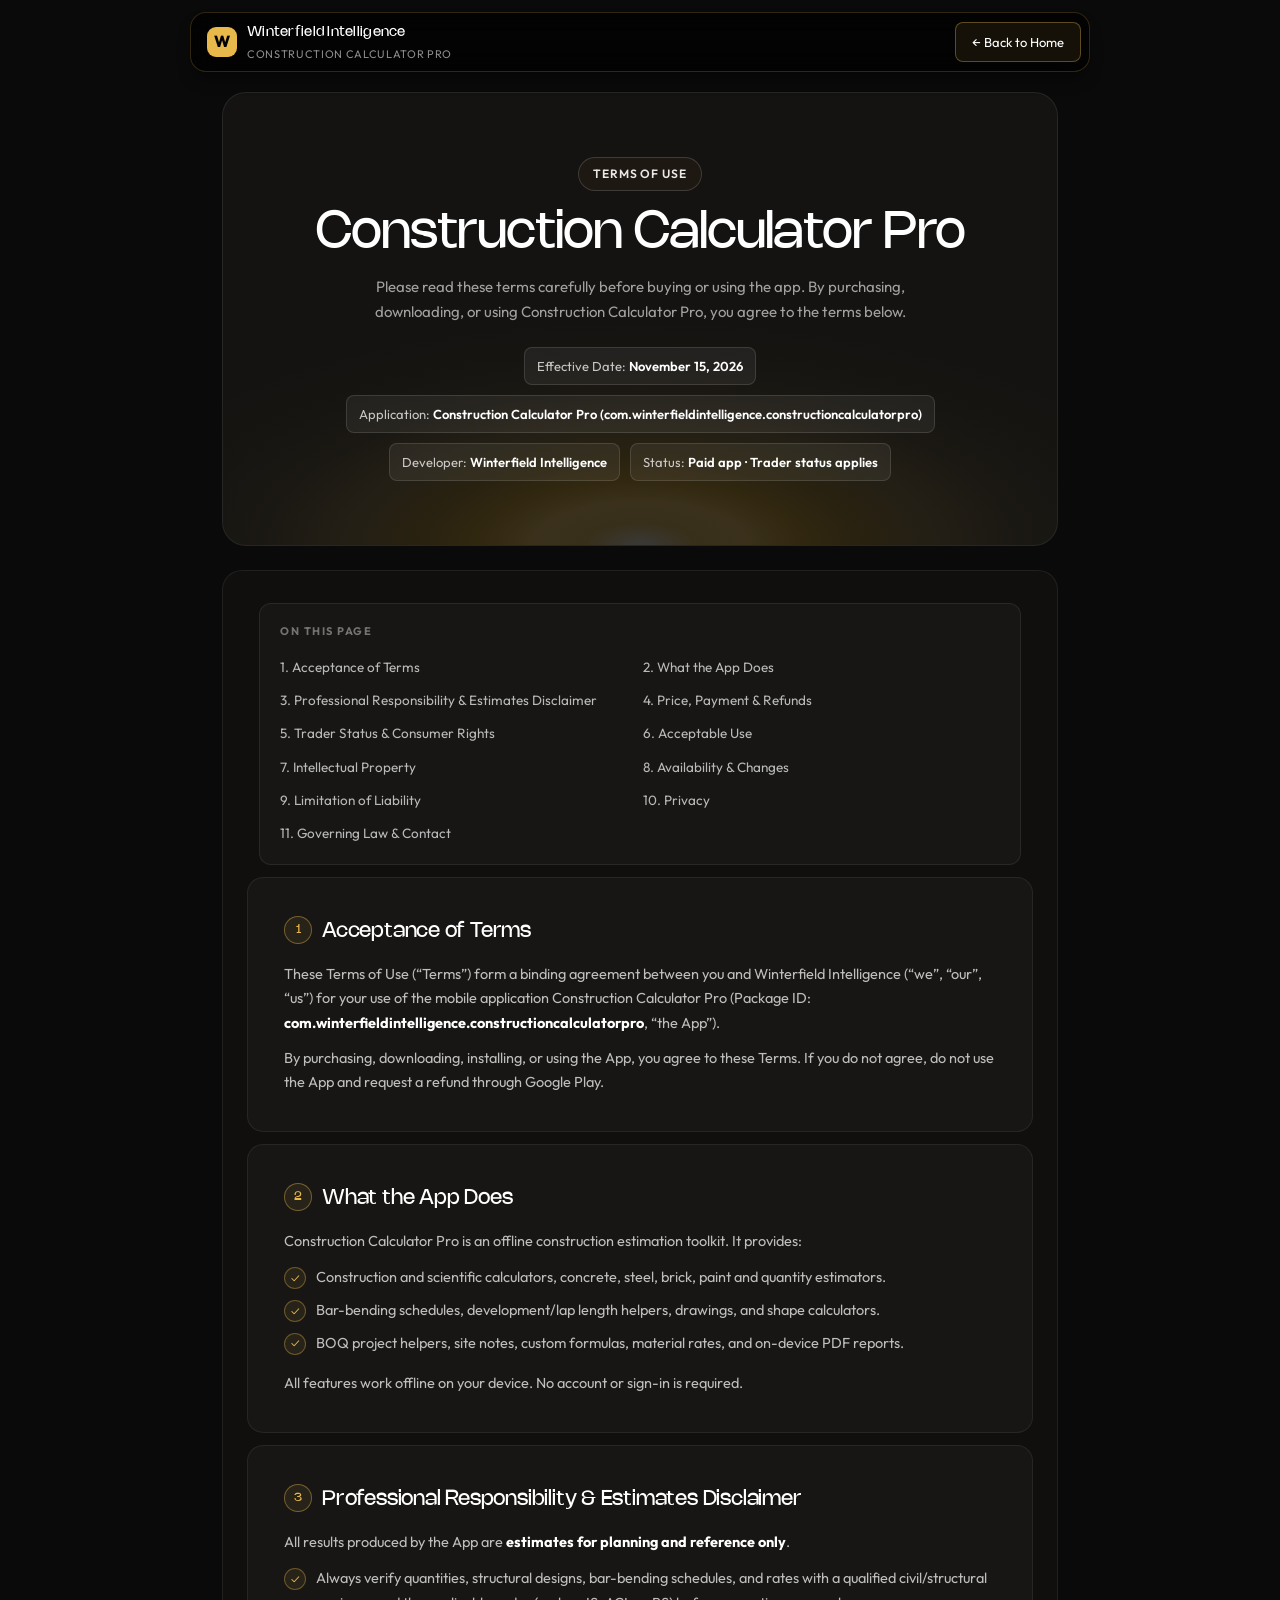
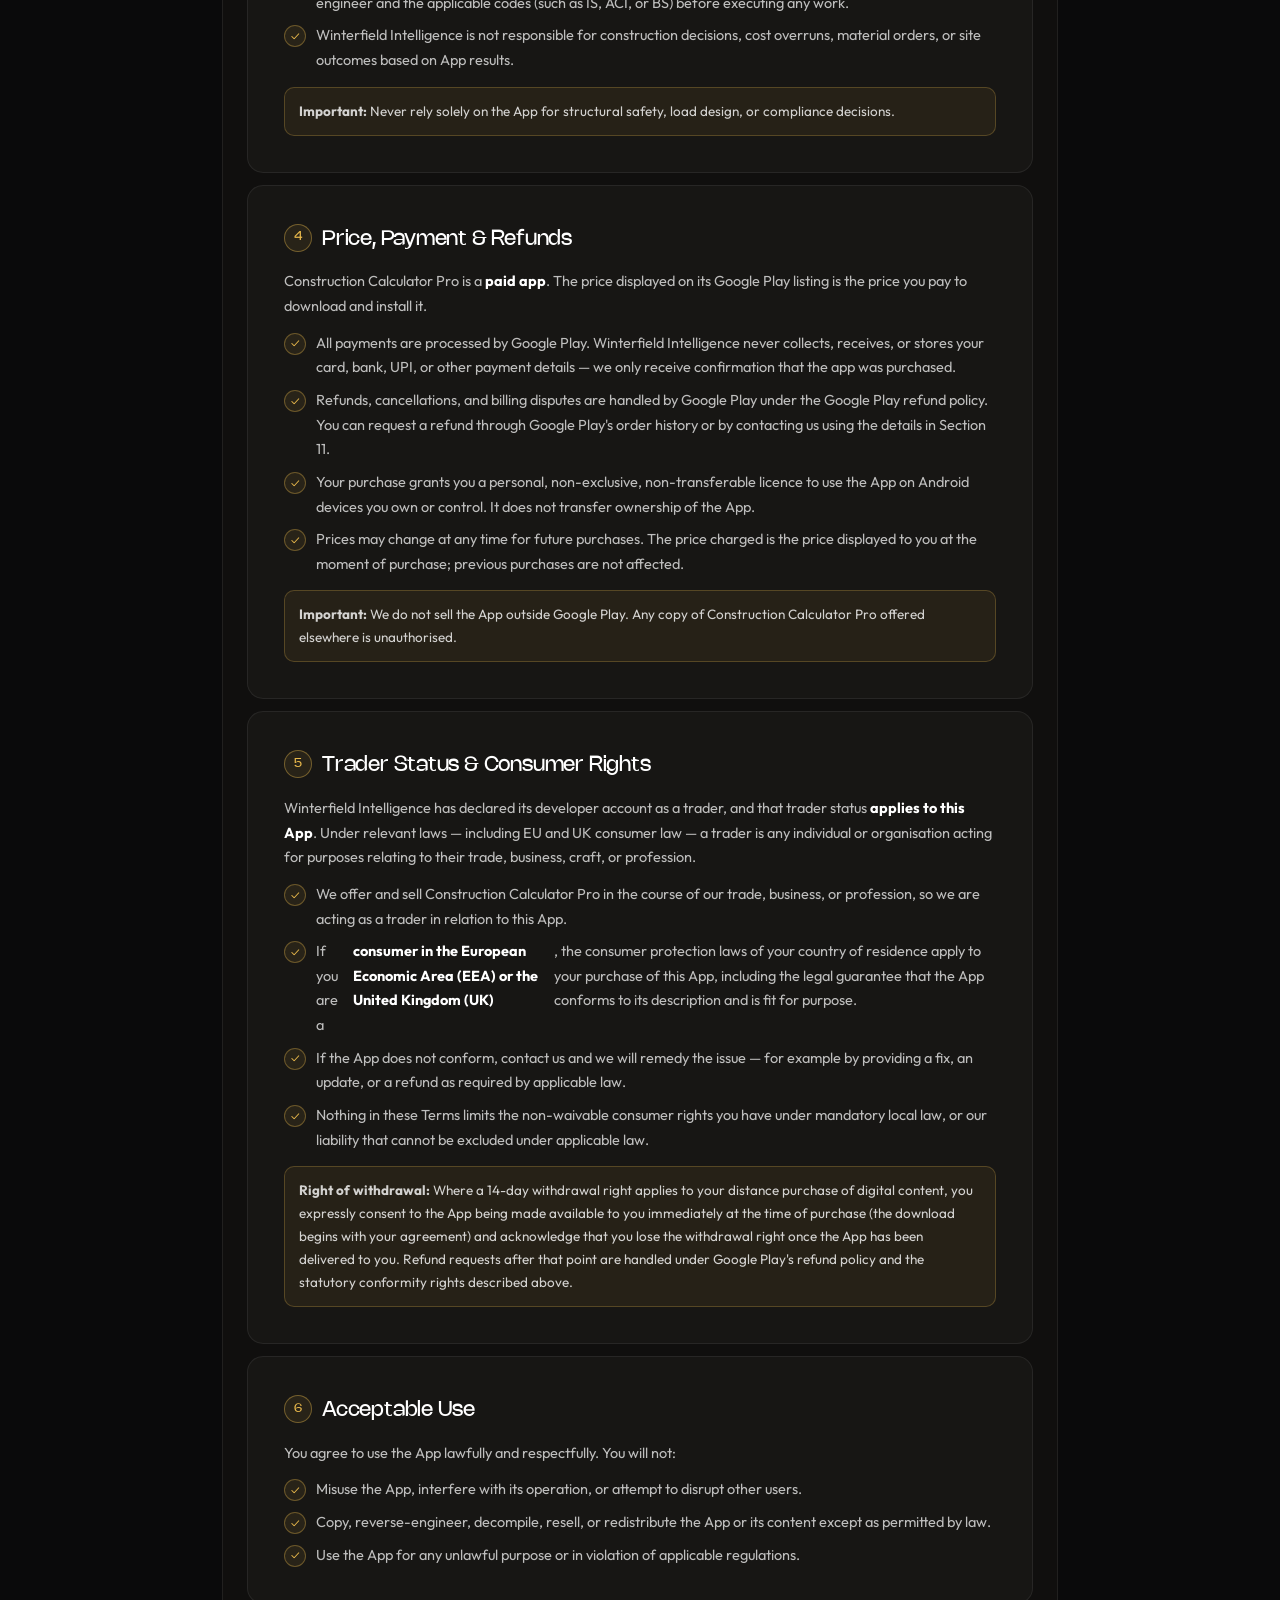
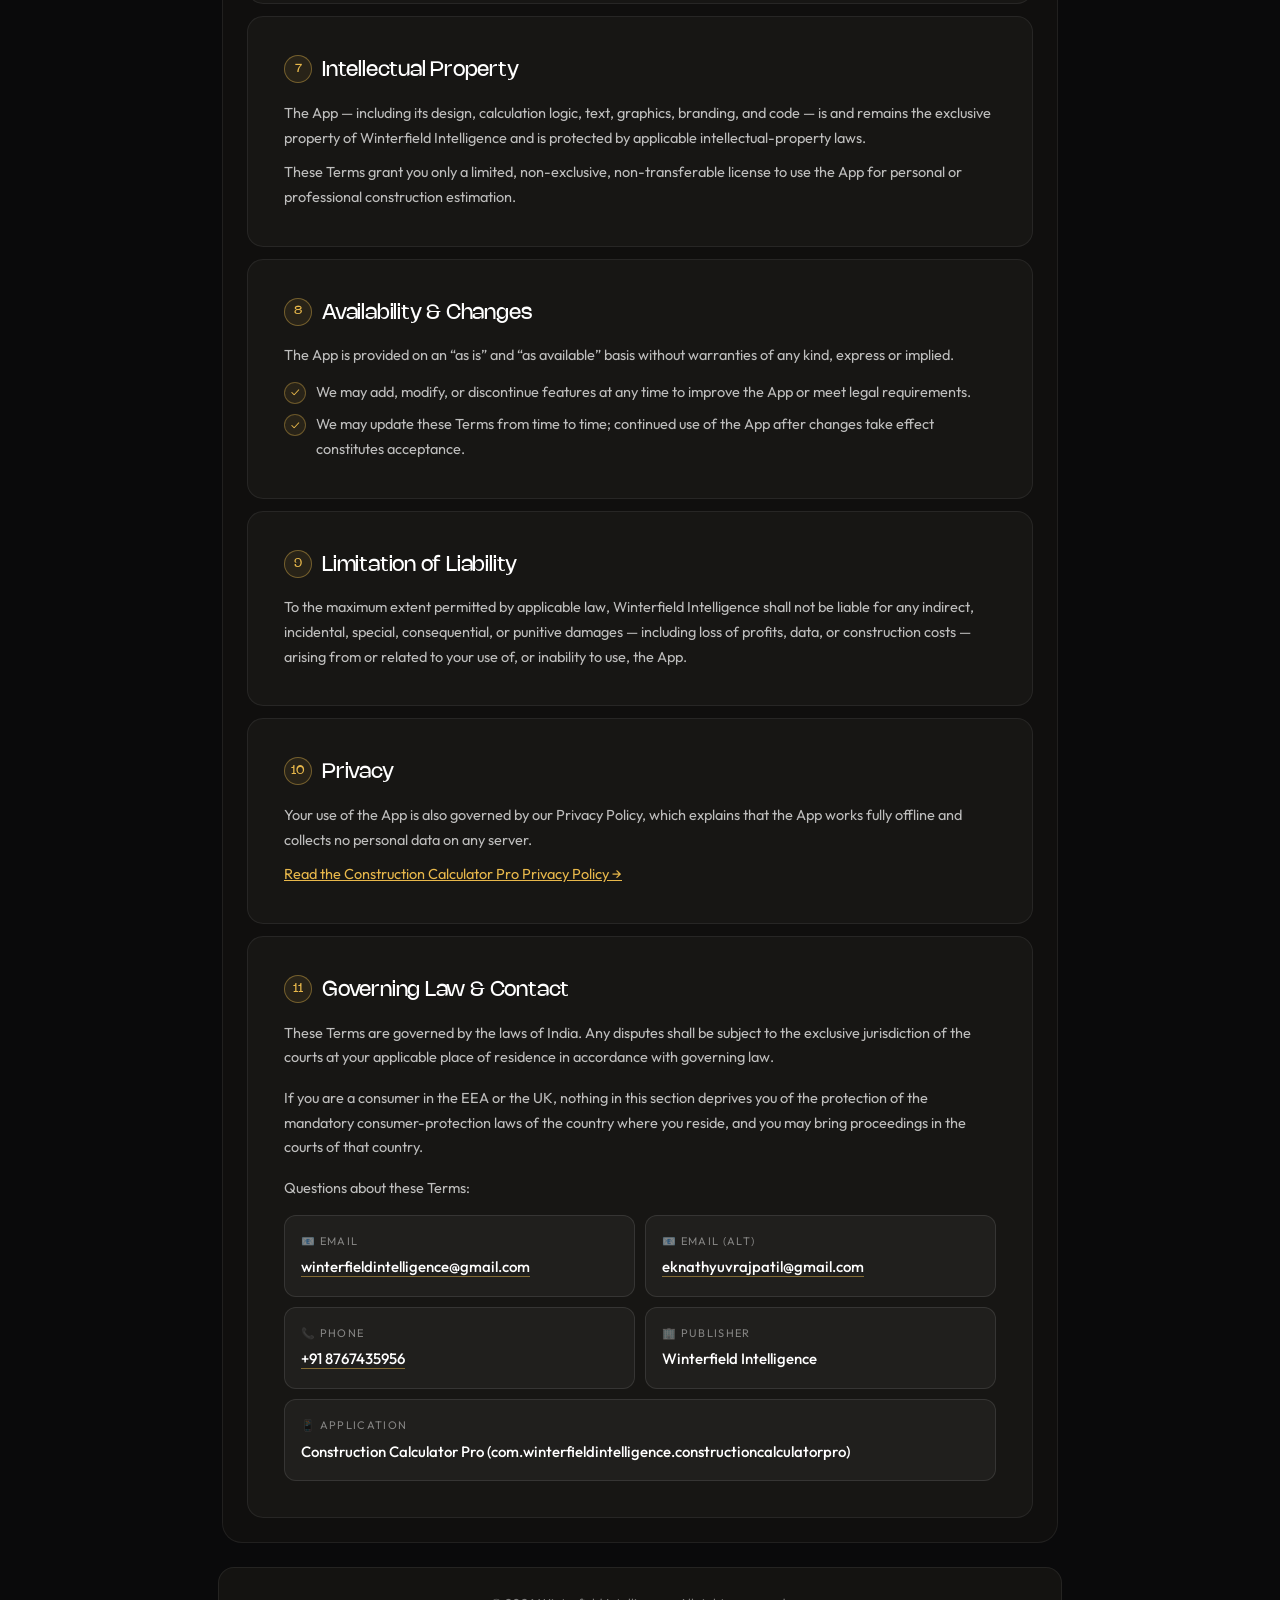
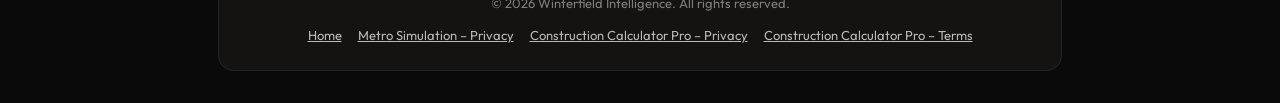
<file: constructioncalculatorpro-termsofuse.html>
<!DOCTYPE html>
<html lang="en">
<head>
<meta charset="utf-8">
<meta name="viewport" content="width=device-width, initial-scale=1.0">
<meta name="theme-color" content="#0a0a0b">
<meta name="color-scheme" content="dark">
<title>Terms of Use – Construction Calculator Pro | Winterfield Intelligence</title>
<meta name="description" content="Terms of Use for Construction Calculator Pro (com.winterfieldintelligence.constructioncalculatorpro) by Winterfield Intelligence. Paid app. Trader status applies. Effective November 15, 2026.">
<link rel="icon" href="data:image/svg+xml,<svg xmlns='http://www.w3.org/2000/svg' viewBox='0 0 100 100'><rect width='100' height='100' rx='22' fill='%23E8B84B'/><path d='M28 32 L42 68 L50 50 L58 68 L72 32' stroke='black' stroke-width='8' fill='none' stroke-linecap='round' stroke-linejoin='round'/></svg>">
<style>
@font-face{font-family:Nohemi;src:url(fonts/Nohemi-Regular.ttf)format("truetype");font-weight:400;font-display:swap}
@font-face{font-family:Outfit;src:url(fonts/Outfit-Variable.ttf)format("truetype");font-weight:100 900;font-display:swap}
*{box-sizing:border-box;margin:0;padding:0}
body{font-family:Outfit,system-ui,-apple-system,Segoe UI,Roboto,sans-serif;background:#0a0a0b;color:#fff;min-height:100vh;line-height:1.7;-webkit-font-smoothing:antialiased}
a{color:inherit}
.wrap{max-width:900px;margin:0 auto;padding:0 20px}
.topbar{position:sticky;top:12px;z-index:50;display:flex;justify-content:center;padding:0 12px}
.nav{pointer-events:auto;backdrop-filter:blur(12px);background:rgba(0,0,0,.7);border:1px solid rgba(232,184,75,.2);border-radius:16px;display:flex;align-items:center;gap:16px;height:60px;padding:0 8px 0 16px;box-shadow:0 10px 15px -3px rgba(0,0,0,.4);width:100%;max-width:900px;justify-content:space-between}
.brand{display:flex;align-items:center;gap:10px;font-family:Nohemi,sans-serif;font-size:14px;letter-spacing:.02em;text-decoration:none}
.wmark{display:inline-flex;align-items:center;justify-content:center;width:30px;height:30px;border-radius:9px;background:#E8B84B;color:#000;font-family:Outfit,sans-serif;font-weight:800;font-size:16px;flex-shrink:0}
.brand small{display:block;font-family:Outfit,sans-serif;font-size:11px;color:rgba(255,255,255,.55);font-weight:400;letter-spacing:.06em}
.nav a.home{font-size:13px;color:#fff;background:rgba(232,184,75,.08);border:1px solid rgba(232,184,75,.35);border-radius:8px;padding:8px 16px;text-decoration:none;transition:.3s}
.nav a.home:hover{background:rgba(232,184,75,.18)}
.hero{margin:28px 8px 0;background:#141311;border:1px solid rgba(255,255,255,.08);border-radius:24px;padding:48px 32px;position:relative;overflow:hidden;text-align:center}
.hero::before{content:"";position:absolute;inset:0;background:radial-gradient(80% 60% at 50% 100%,rgba(255,255,255,.9) 0%,rgba(232,184,75,.95) 8%,#E8B84B 16%,#B8860B 24%,rgba(184,134,11,.7) 33%,rgba(232,184,75,.4) 44%,rgba(232,184,75,.18) 56%,rgba(232,184,75,.06) 70%,transparent 85%);opacity:.18;pointer-events:none}
.badge{display:inline-block;font-size:12px;font-weight:600;letter-spacing:.08em;text-transform:uppercase;color:rgba(255,255,255,.9);background:rgba(40,30,20,.5);border:1px solid rgba(255,255,255,.15);border-radius:999px;padding:6px 14px;margin-bottom:16px;position:relative}
h1{font-family:Nohemi,sans-serif;font-size:clamp(32px,5vw,52px);font-weight:400;letter-spacing:-.02em;line-height:1.05;margin-bottom:12px;position:relative}
.sub{color:rgba(255,255,255,.6);font-size:15px;max-width:600px;margin:0 auto;position:relative}
.meta{display:flex;flex-wrap:wrap;gap:10px;justify-content:center;margin-top:22px;position:relative}
.meta span{font-size:13px;color:rgba(255,255,255,.75);background:rgba(255,255,255,.06);border:1px solid rgba(255,255,255,.12);border-radius:8px;padding:7px 12px}
.meta strong{color:#fff;font-weight:600}
.doc{background:#100f0e;border:1px solid rgba(255,255,255,.07);border-radius:20px;margin:20px 8px 0;padding:12px}
@media(min-width:640px){.hero{margin:32px 12px 0;padding:64px 48px}.doc{margin:24px 12px 0}}
.card{background:#171614;border:1px solid rgba(255,255,255,.07);border-radius:16px;padding:28px 24px;margin:12px}
@media(min-width:640px){.card{padding:36px 36px}}
.card h2{font-family:Nohemi,sans-serif;font-size:21px;font-weight:400;letter-spacing:-.01em;margin-bottom:12px;display:flex;gap:10px;align-items:flex-start}
.card h2 .n{flex-shrink:0;font-size:12px;color:#E8B84B;border:1px solid rgba(232,184,75,.4);background:rgba(232,184,75,.08);border-radius:50%;width:28px;height:28px;display:inline-flex;align-items:center;justify-content:center;margin-top:2px}
.card p,.card li{color:rgba(255,255,255,.72);font-size:14.5px}
.card p+p{margin-top:10px}
.card ul{list-style:none;margin-top:12px;display:flex;flex-direction:column;gap:8px}
.card ul li{display:flex;gap:10px;align-items:flex-start}
.card ul li::before{content:"✓";flex-shrink:0;color:#E8B84B;background:rgba(232,184,75,.08);border:1px solid rgba(232,184,75,.35);border-radius:50%;width:20px;height:20px;font-size:11px;display:inline-flex;align-items:center;justify-content:center;margin-top:2px}
.note{background:rgba(232,184,75,.07);border:1px solid rgba(232,184,75,.25);border-radius:10px;padding:12px 14px;margin-top:14px;font-size:13.5px;color:rgba(255,255,255,.8)}
.toc{padding:8px 12px 0}
.toc-inner{background:rgba(255,255,255,.03);border:1px solid rgba(255,255,255,.08);border-radius:12px;padding:18px 20px;margin:12px}
.toc-inner h3{font-size:11px;text-transform:uppercase;letter-spacing:.14em;color:rgba(255,255,255,.4);margin-bottom:12px}
.toc-inner ol{list-style:none;display:grid;gap:6px}
@media(min-width:640px){.toc-inner ol{grid-template-columns:1fr 1fr}}
.toc-inner a{font-size:13.5px;color:rgba(255,255,255,.7);text-decoration:none}
.toc-inner a:hover{color:#E8B84B}
.contact-grid{display:grid;gap:10px;margin-top:14px}
@media(min-width:640px){.contact-grid{grid-template-columns:1fr 1fr}}
.contact{background:rgba(255,255,255,.04);border:1px solid rgba(255,255,255,.1);border-radius:12px;padding:16px}
.contact .label{font-size:11px;text-transform:uppercase;letter-spacing:.12em;color:rgba(255,255,255,.45);margin-bottom:4px}
.contact .val{font-size:15px;font-weight:500;word-break:break-all}
.contact .val a{color:#fff;text-decoration:none;border-bottom:1px solid rgba(232,184,75,.5)}
.contact .val a:hover{border-color:#fff}
.footer{padding:24px 8px 32px;text-align:center}
.footer-inner{border:1px solid rgba(255,255,255,.07);background:#141311;border-radius:16px;padding:24px;font-size:13px;color:rgba(255,255,255,.45)}
.footer-inner a{color:rgba(255,255,255,.7)}
.footer-links{display:flex;gap:16px;justify-content:center;flex-wrap:wrap;margin-top:10px}
</style>
</head>
<body>
<div class="topbar">
  <nav class="nav">
    <a class="brand" href="index.html"><span class="wmark">W</span><span>Winterfield Intelligence<small>CONSTRUCTION CALCULATOR PRO</small></span></a>
    <a class="home" href="index.html">← Back to Home</a>
  </nav>
</div>

<div class="wrap">
  <header class="hero">
    <div class="badge">Terms of Use</div>
    <h1>Construction Calculator Pro</h1>
    <p class="sub">Please read these terms carefully before buying or using the app. By purchasing, downloading, or using Construction Calculator Pro, you agree to the terms below.</p>
    <div class="meta">
      <span>Effective Date: <strong>November 15, 2026</strong></span>
      <span>Application: <strong>Construction Calculator Pro (com.winterfieldintelligence.constructioncalculatorpro)</strong></span>
      <span>Developer: <strong>Winterfield Intelligence</strong></span>
      <span>Status: <strong>Paid app · Trader status applies</strong></span>
    </div>
  </header>

  <div class="doc">
    <div class="toc">
      <div class="toc-inner">
        <h3>On this page</h3>
        <ol>
          <li><a href="#acceptance">1. Acceptance of Terms</a></li>
          <li><a href="#what">2. What the App Does</a></li>
          <li><a href="#responsibility">3. Professional Responsibility &amp; Estimates Disclaimer</a></li>
          <li><a href="#price">4. Price, Payment &amp; Refunds</a></li>
          <li><a href="#trader">5. Trader Status &amp; Consumer Rights</a></li>
          <li><a href="#use">6. Acceptable Use</a></li>
          <li><a href="#ip">7. Intellectual Property</a></li>
          <li><a href="#availability">8. Availability &amp; Changes</a></li>
          <li><a href="#liability">9. Limitation of Liability</a></li>
          <li><a href="#privacy">10. Privacy</a></li>
          <li><a href="#law">11. Governing Law &amp; Contact</a></li>
        </ol>
      </div>
    </div>

    <section class="card" id="acceptance">
      <h2><span class="n">1</span> Acceptance of Terms</h2>
      <p>These Terms of Use (“Terms”) form a binding agreement between you and Winterfield Intelligence (“we”, “our”, “us”) for your use of the mobile application Construction Calculator Pro (Package ID: <strong style="color:#fff">com.winterfieldintelligence.constructioncalculatorpro</strong>, “the App”).</p>
      <p>By purchasing, downloading, installing, or using the App, you agree to these Terms. If you do not agree, do not use the App and request a refund through Google Play.</p>
    </section>

    <section class="card" id="what">
      <h2><span class="n">2</span> What the App Does</h2>
      <p>Construction Calculator Pro is an offline construction estimation toolkit. It provides:</p>
      <ul>
        <li>Construction and scientific calculators, concrete, steel, brick, paint and quantity estimators.</li>
        <li>Bar-bending schedules, development/lap length helpers, drawings, and shape calculators.</li>
        <li>BOQ project helpers, site notes, custom formulas, material rates, and on-device PDF reports.</li>
      </ul>
      <p style="margin-top:16px">All features work offline on your device. No account or sign-in is required.</p>
    </section>

    <section class="card" id="responsibility">
      <h2><span class="n">3</span> Professional Responsibility &amp; Estimates Disclaimer</h2>
      <p>All results produced by the App are <strong style="color:#fff">estimates for planning and reference only</strong>.</p>
      <ul>
        <li>Always verify quantities, structural designs, bar-bending schedules, and rates with a qualified civil/structural engineer and the applicable codes (such as IS, ACI, or BS) before executing any work.</li>
        <li>Winterfield Intelligence is not responsible for construction decisions, cost overruns, material orders, or site outcomes based on App results.</li>
      </ul>
      <div class="note"><strong>Important:</strong> Never rely solely on the App for structural safety, load design, or compliance decisions.</div>
    </section>

    <section class="card" id="price">
      <h2><span class="n">4</span> Price, Payment &amp; Refunds</h2>
      <p>Construction Calculator Pro is a <strong style="color:#fff">paid app</strong>. The price displayed on its Google Play listing is the price you pay to download and install it.</p>
      <ul>
        <li>All payments are processed by Google Play. Winterfield Intelligence never collects, receives, or stores your card, bank, UPI, or other payment details — we only receive confirmation that the app was purchased.</li>
        <li>Refunds, cancellations, and billing disputes are handled by Google Play under the Google Play refund policy. You can request a refund through Google Play's order history or by contacting us using the details in Section 11.</li>
        <li>Your purchase grants you a personal, non-exclusive, non-transferable licence to use the App on Android devices you own or control. It does not transfer ownership of the App.</li>
        <li>Prices may change at any time for future purchases. The price charged is the price displayed to you at the moment of purchase; previous purchases are not affected.</li>
      </ul>
      <div class="note"><strong>Important:</strong> We do not sell the App outside Google Play. Any copy of Construction Calculator Pro offered elsewhere is unauthorised.</div>
    </section>

    <section class="card" id="trader">
      <h2><span class="n">5</span> Trader Status &amp; Consumer Rights</h2>
      <p>Winterfield Intelligence has declared its developer account as a trader, and that trader status <strong style="color:#fff">applies to this App</strong>. Under relevant laws — including EU and UK consumer law — a trader is any individual or organisation acting for purposes relating to their trade, business, craft, or profession.</p>
      <ul>
        <li>We offer and sell Construction Calculator Pro in the course of our trade, business, or profession, so we are acting as a trader in relation to this App.</li>
        <li>If you are a <strong style="color:#fff">consumer in the European Economic Area (EEA) or the United Kingdom (UK)</strong>, the consumer protection laws of your country of residence apply to your purchase of this App, including the legal guarantee that the App conforms to its description and is fit for purpose.</li>
        <li>If the App does not conform, contact us and we will remedy the issue — for example by providing a fix, an update, or a refund as required by applicable law.</li>
        <li>Nothing in these Terms limits the non-waivable consumer rights you have under mandatory local law, or our liability that cannot be excluded under applicable law.</li>
      </ul>
      <div class="note"><strong>Right of withdrawal:</strong> Where a 14-day withdrawal right applies to your distance purchase of digital content, you expressly consent to the App being made available to you immediately at the time of purchase (the download begins with your agreement) and acknowledge that you lose the withdrawal right once the App has been delivered to you. Refund requests after that point are handled under Google Play's refund policy and the statutory conformity rights described above.</div>
    </section>

    <section class="card" id="use">
      <h2><span class="n">6</span> Acceptable Use</h2>
      <p>You agree to use the App lawfully and respectfully. You will not:</p>
      <ul>
        <li>Misuse the App, interfere with its operation, or attempt to disrupt other users.</li>
        <li>Copy, reverse-engineer, decompile, resell, or redistribute the App or its content except as permitted by law.</li>
        <li>Use the App for any unlawful purpose or in violation of applicable regulations.</li>
      </ul>
    </section>

    <section class="card" id="ip">
      <h2><span class="n">7</span> Intellectual Property</h2>
      <p>The App — including its design, calculation logic, text, graphics, branding, and code — is and remains the exclusive property of Winterfield Intelligence and is protected by applicable intellectual-property laws.</p>
      <p>These Terms grant you only a limited, non-exclusive, non-transferable license to use the App for personal or professional construction estimation.</p>
    </section>

    <section class="card" id="availability">
      <h2><span class="n">8</span> Availability &amp; Changes</h2>
      <p>The App is provided on an “as is” and “as available” basis without warranties of any kind, express or implied.</p>
      <ul>
        <li>We may add, modify, or discontinue features at any time to improve the App or meet legal requirements.</li>
        <li>We may update these Terms from time to time; continued use of the App after changes take effect constitutes acceptance.</li>
      </ul>
    </section>

    <section class="card" id="liability">
      <h2><span class="n">9</span> Limitation of Liability</h2>
      <p>To the maximum extent permitted by applicable law, Winterfield Intelligence shall not be liable for any indirect, incidental, special, consequential, or punitive damages — including loss of profits, data, or construction costs — arising from or related to your use of, or inability to use, the App.</p>
    </section>

    <section class="card" id="privacy">
      <h2><span class="n">10</span> Privacy</h2>
      <p>Your use of the App is also governed by our Privacy Policy, which explains that the App works fully offline and collects no personal data on any server.</p>
      <p><a href="constructioncalculatorpro-privacypolicy.html" style="color:#E8B84B">Read the Construction Calculator Pro Privacy Policy →</a></p>
    </section>

    <section class="card" id="law">
      <h2><span class="n">11</span> Governing Law &amp; Contact</h2>
      <p>These Terms are governed by the laws of India. Any disputes shall be subject to the exclusive jurisdiction of the courts at your applicable place of residence in accordance with governing law.</p>
      <p style="margin-top:16px">If you are a consumer in the EEA or the UK, nothing in this section deprives you of the protection of the mandatory consumer-protection laws of the country where you reside, and you may bring proceedings in the courts of that country.</p>
      <p style="margin-top:16px">Questions about these Terms:</p>
      <div class="contact-grid">
        <div class="contact"><div class="label">📧 Email</div><div class="val"><a href="mailto:winterfieldintelligence@gmail.com">winterfieldintelligence@gmail.com</a></div></div>
        <div class="contact"><div class="label">📧 Email (Alt)</div><div class="val"><a href="mailto:eknathyuvrajpatil@gmail.com">eknathyuvrajpatil@gmail.com</a></div></div>
        <div class="contact"><div class="label">📞 Phone</div><div class="val"><a href="tel:+918767435956">+91 8767435956</a></div></div>
        <div class="contact"><div class="label">🏢 Publisher</div><div class="val">Winterfield Intelligence</div></div>
      </div>
      <div class="contact" style="margin-top:10px"><div class="label">📱 Application</div><div class="val">Construction Calculator Pro (com.winterfieldintelligence.constructioncalculatorpro)</div></div>
    </section>
  </div>

  <footer class="footer">
    <div class="footer-inner">
      <div>© 2026 Winterfield Intelligence. All rights reserved.</div>
      <div class="footer-links">
        <a href="index.html">Home</a>
        <a href="minimetrosimulation-privacypolicy.html">Metro Simulation – Privacy</a>
        <a href="constructioncalculatorpro-privacypolicy.html">Construction Calculator Pro – Privacy</a>
        <a href="constructioncalculatorpro-termsofuse.html">Construction Calculator Pro – Terms</a>
      </div>
    </div>
  </footer>
</div>
</body>
</html>
</file>
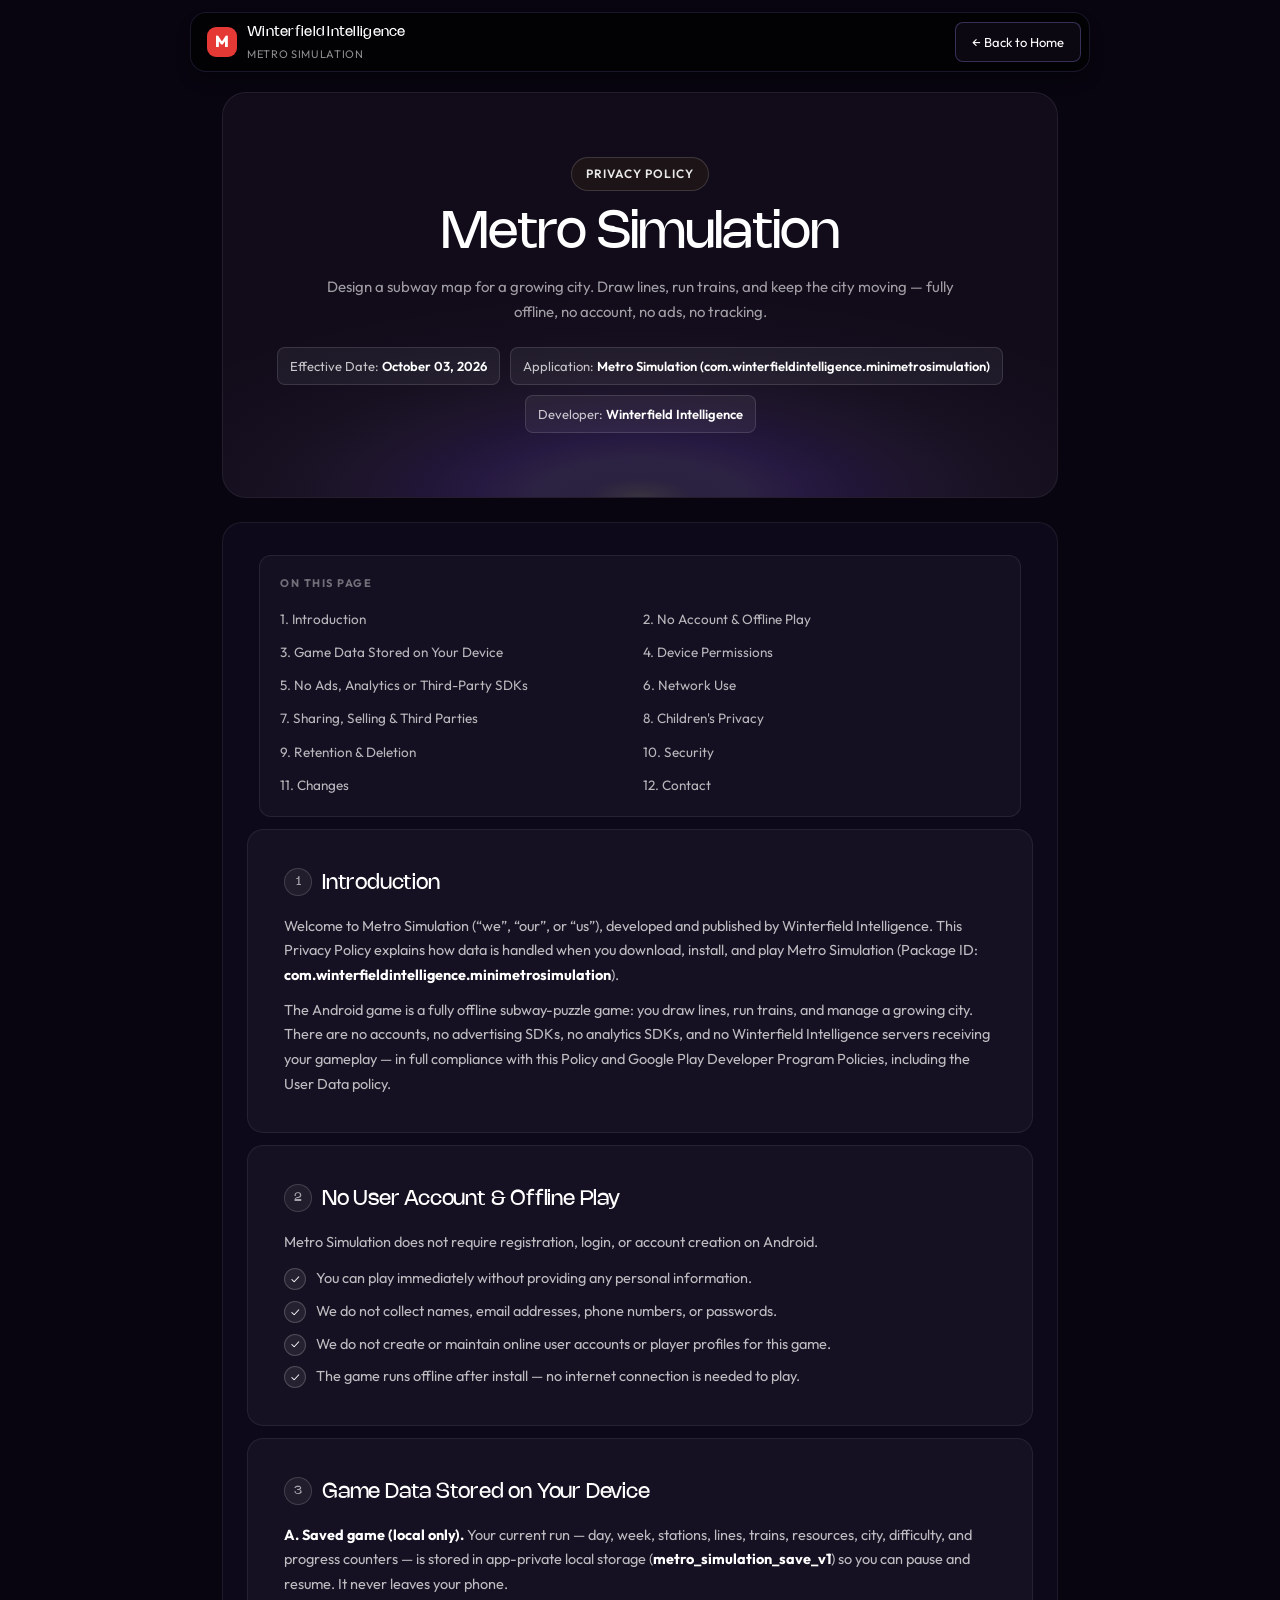
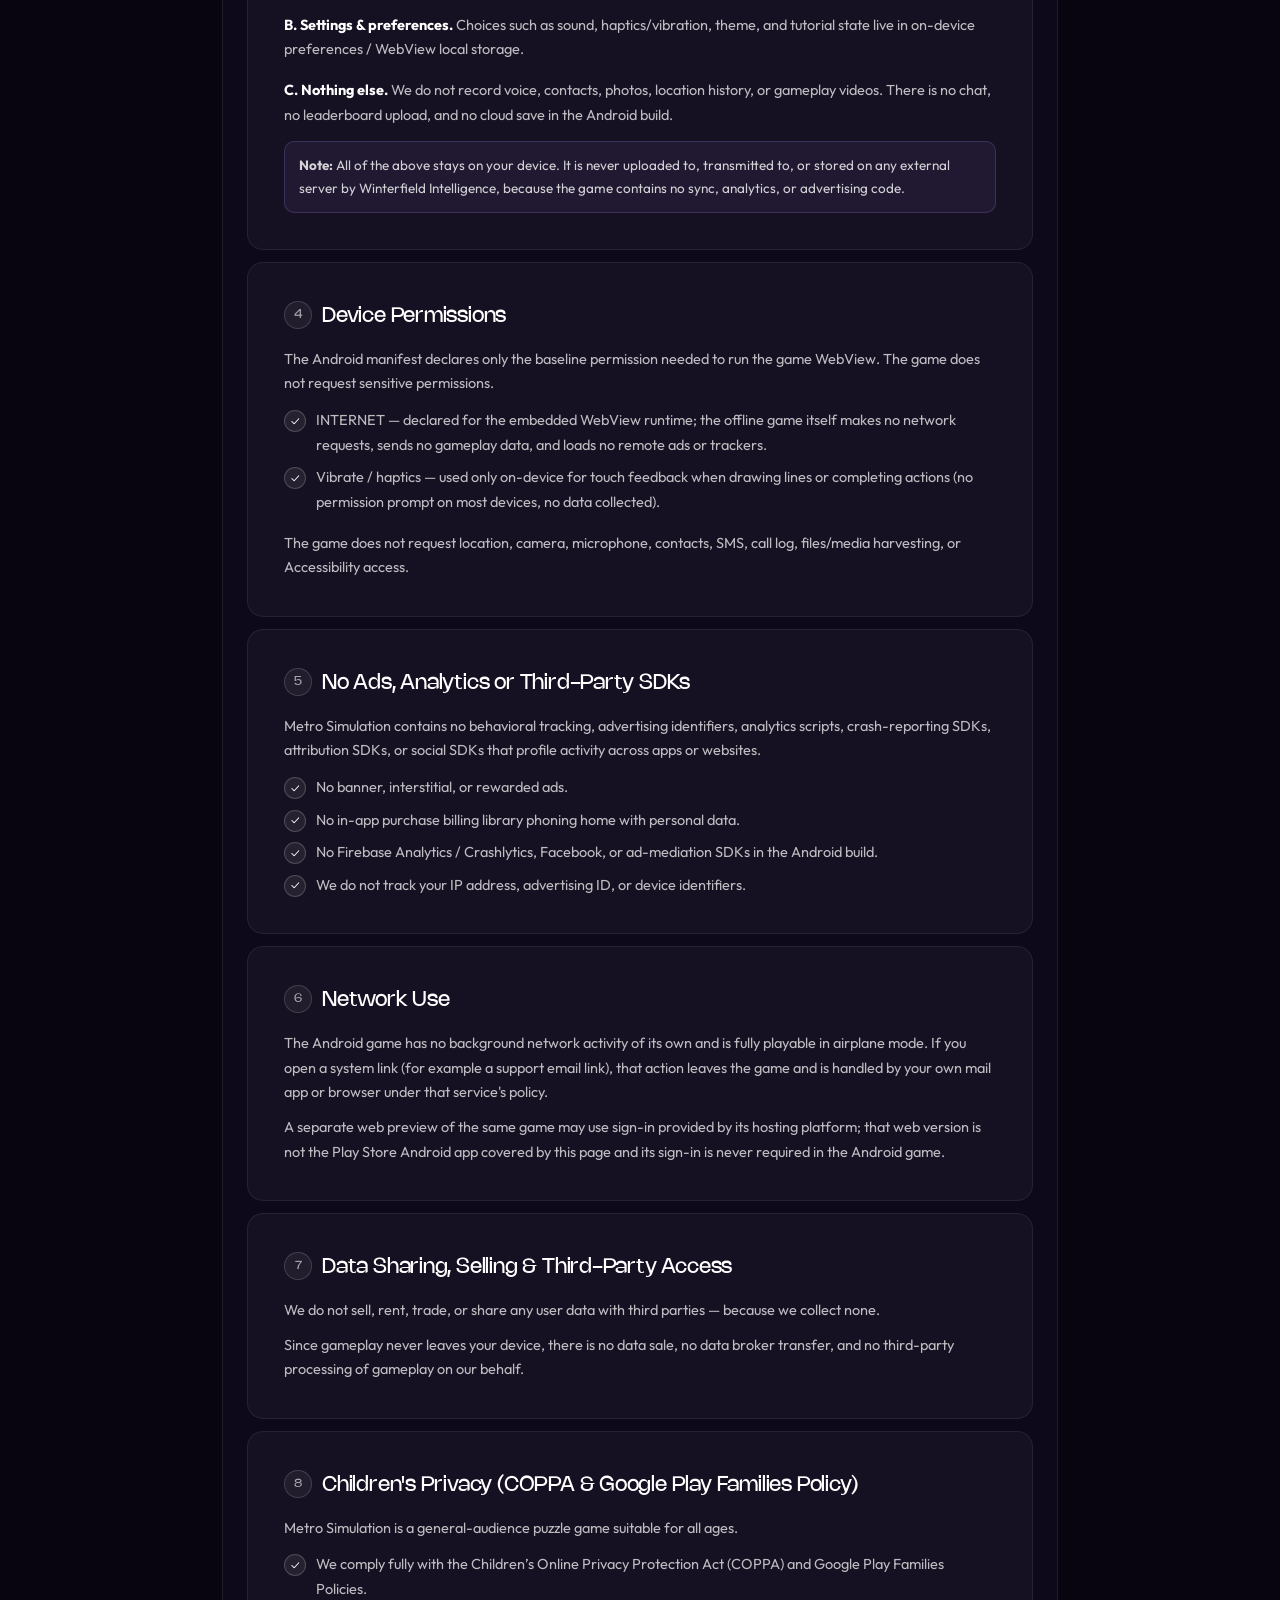
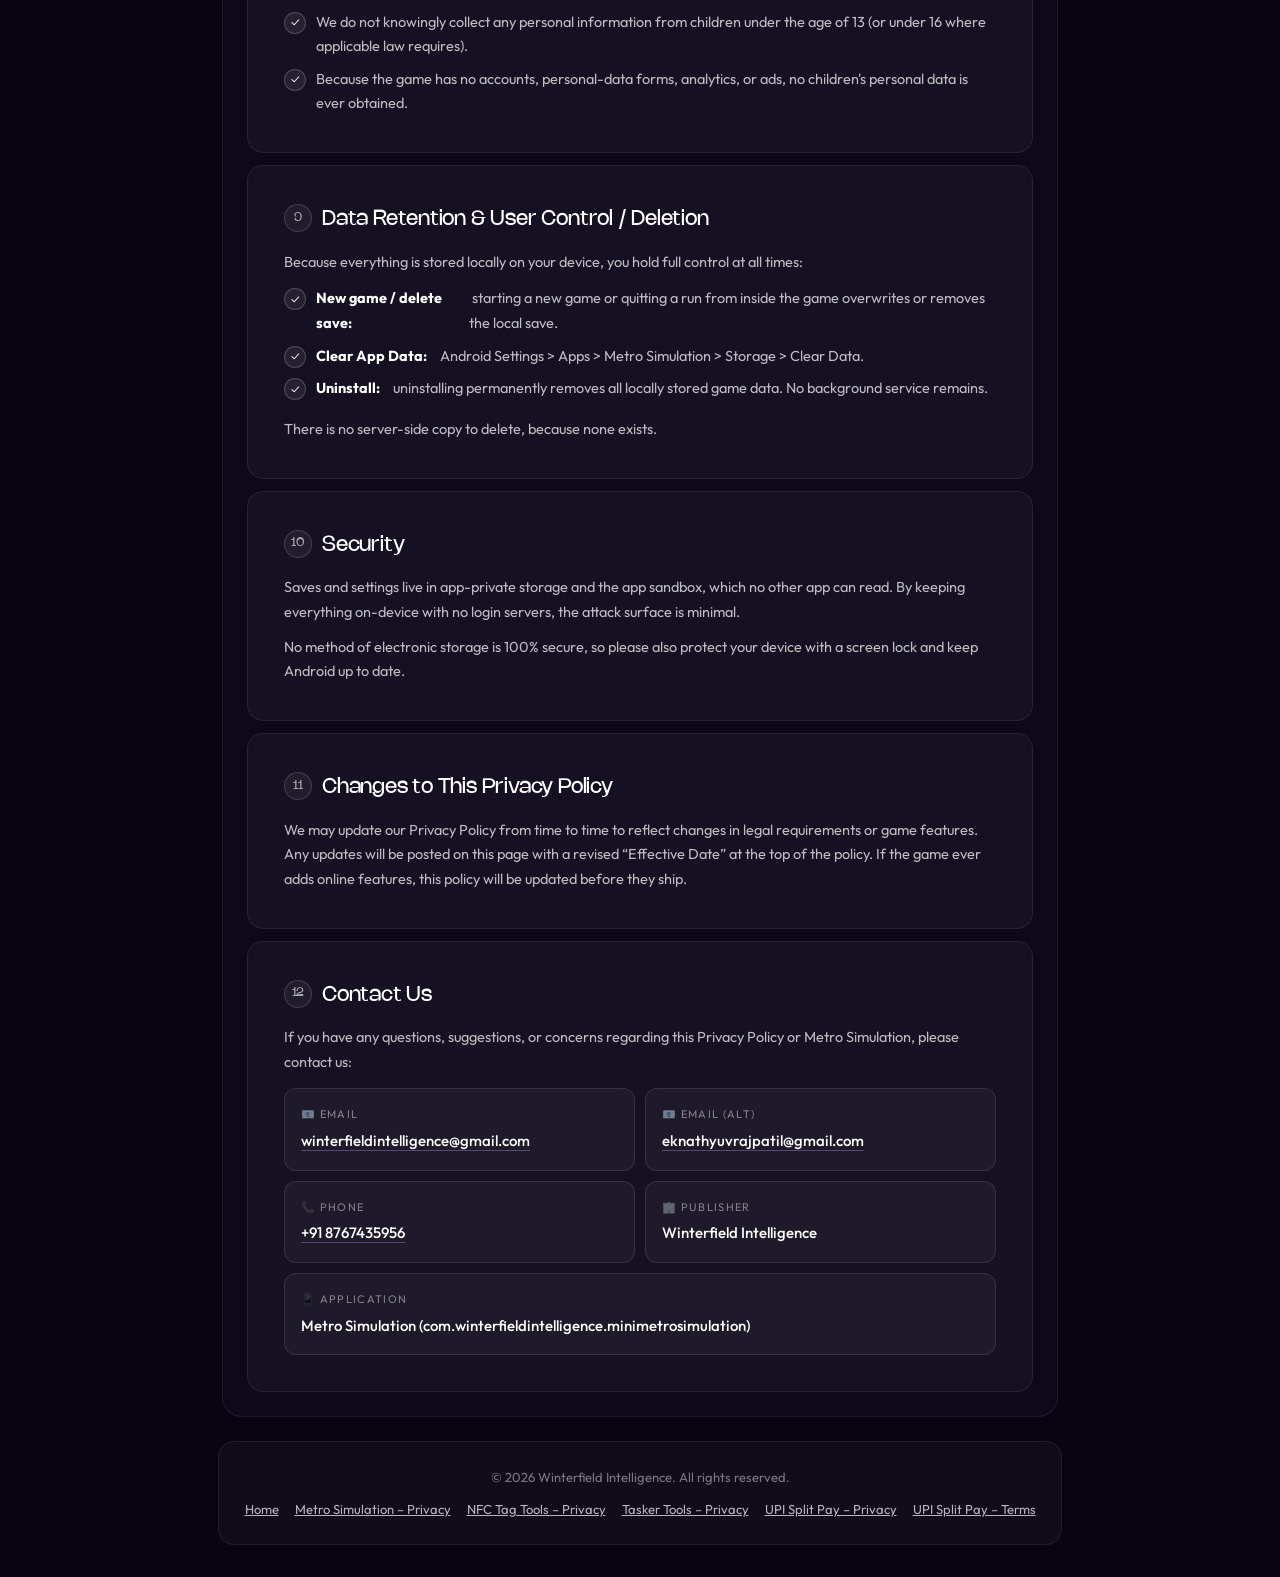
<file: minimetrosimulation-privacypolicy.html>
<!DOCTYPE html>
<html lang="en">
<head>
<meta charset="utf-8">
<meta name="viewport" content="width=device-width, initial-scale=1.0">
<meta name="theme-color" content="#080510">
<meta name="color-scheme" content="dark">
<title>Privacy Policy – Metro Simulation | Winterfield Intelligence</title>
<meta name="description" content="Privacy Policy for Metro Simulation (com.winterfieldintelligence.minimetrosimulation) by Winterfield Intelligence. Effective October 03, 2026.">
<link rel="icon" href="data:image/svg+xml,<svg xmlns='http://www.w3.org/2000/svg' viewBox='0 0 100 100'><rect width='100' height='100' rx='20' fill='%23F6F1E7'/><path d='M8 96 L38 28' stroke='%232F80ED' stroke-width='9' stroke-linecap='round'/><path d='M38 28 L70 62 L68 86' stroke='%23E53935' stroke-width='9' fill='none' stroke-linecap='round' stroke-linejoin='round'/><circle cx='30' cy='70' r='8' fill='%23F6F1E7' stroke='%23111' stroke-width='6'/><polygon points='72,26 62,44 82,44' fill='%23F6F1E7' stroke='%23111' stroke-width='6' stroke-linejoin='round'/></svg>">
<style>
@font-face{font-family:Nohemi;src:url(fonts/Nohemi-Regular.ttf)format("truetype");font-weight:400;font-display:swap}
@font-face{font-family:Outfit;src:url(fonts/Outfit-Variable.ttf)format("truetype");font-weight:100 900;font-display:swap}
*{box-sizing:border-box;margin:0;padding:0}
body{font-family:Outfit,system-ui,-apple-system,Segoe UI,Roboto,sans-serif;background:#080510;color:#fff;min-height:100vh;line-height:1.7;-webkit-font-smoothing:antialiased}
a{color:inherit}
.wrap{max-width:900px;margin:0 auto;padding:0 20px}
.topbar{position:sticky;top:12px;z-index:50;display:flex;justify-content:center;padding:0 12px}
.nav{backdrop-filter:blur(12px);background:rgba(0,0,0,.7);border:1px solid rgba(167,139,250,.15);border-radius:16px;display:flex;align-items:center;gap:16px;height:60px;padding:0 8px 0 16px;box-shadow:0 10px 15px -3px rgba(0,0,0,.4);width:100%;max-width:900px;justify-content:space-between}
.brand{display:flex;align-items:center;gap:10px;font-family:Nohemi,sans-serif;font-size:14px;letter-spacing:.02em;text-decoration:none}
.wmark{display:inline-flex;align-items:center;justify-content:center;width:30px;height:30px;border-radius:9px;background:#E53935;color:#fff;font-family:Outfit,sans-serif;font-weight:800;font-size:16px;flex-shrink:0}
.brand small{display:block;font-family:Outfit,sans-serif;font-size:11px;color:rgba(255,255,255,.55);font-weight:400;letter-spacing:.06em}
.nav a.home{font-size:13px;color:#fff;background:rgba(167,139,250,.05);border:1px solid rgba(167,139,250,.3);border-radius:8px;padding:8px 16px;text-decoration:none;transition:.3s}
.nav a.home:hover{background:rgba(167,139,250,.15)}
.hero{margin:28px 8px 0;background:#110b1a;border:1px solid rgba(255,255,255,.08);border-radius:24px;padding:48px 32px;position:relative;overflow:hidden;text-align:center}
.hero::before{content:"";position:absolute;inset:0;background:radial-gradient(80% 60% at 50% 100%,rgba(255,255,255,.9) 0%,rgba(167,139,250,.95) 8%,#a78bfa 16%,#8b5cf6 24%,rgba(139,92,246,.7) 33%,rgba(183,148,246,.4) 44%,rgba(196,181,253,.18) 56%,rgba(196,181,253,.06) 70%,transparent 85%);opacity:.18;pointer-events:none}
.badge{display:inline-block;font-size:12px;font-weight:600;letter-spacing:.08em;text-transform:uppercase;color:rgba(255,255,255,.9);background:rgba(40,30,20,.5);border:1px solid rgba(255,255,255,.15);border-radius:999px;padding:6px 14px;margin-bottom:16px;position:relative}
h1{font-family:Nohemi,sans-serif;font-size:clamp(32px,5vw,52px);font-weight:400;letter-spacing:-.02em;line-height:1.05;margin-bottom:12px;position:relative}
.sub{color:rgba(255,255,255,.6);font-size:15px;max-width:640px;margin:0 auto;position:relative}
.meta{display:flex;flex-wrap:wrap;gap:10px;justify-content:center;margin-top:22px;position:relative}
.meta span{font-size:13px;color:rgba(255,255,255,.75);background:rgba(255,255,255,.06);border:1px solid rgba(255,255,255,.12);border-radius:8px;padding:7px 12px}
.meta strong{color:#fff;font-weight:600}
.doc{background:#0e091a;border:1px solid rgba(255,255,255,.07);border-radius:20px;margin:20px 8px 0;padding:12px}
@media(min-width:640px){.hero{margin:32px 12px 0;padding:64px 48px}.doc{margin:24px 12px 0}}
.card{background:#161122;border:1px solid rgba(255,255,255,.07);border-radius:16px;padding:28px 24px;margin:12px}
@media(min-width:640px){.card{padding:36px 36px}}
.card h2{font-family:Nohemi,sans-serif;font-size:21px;font-weight:400;letter-spacing:-.01em;margin-bottom:12px;display:flex;gap:10px;align-items:flex-start}
.card h2 .n{flex-shrink:0;font-size:12px;color:rgba(255,255,255,.6);border:1px solid rgba(255,255,255,.15);background:rgba(255,255,255,.05);border-radius:50%;width:28px;height:28px;display:inline-flex;align-items:center;justify-content:center;margin-top:2px}
.card p,.card li{color:rgba(255,255,255,.72);font-size:14.5px}
.card p+p{margin-top:10px}
.card ul{list-style:none;margin-top:12px;display:flex;flex-direction:column;gap:8px}
.card ul li{display:flex;gap:10px;align-items:flex-start}
.card ul li::before{content:"✓";flex-shrink:0;color:#fff;background:rgba(255,255,255,.07);border:1px solid rgba(255,255,255,.18);border-radius:50%;width:20px;height:20px;font-size:11px;display:inline-flex;align-items:center;justify-content:center;margin-top:2px}
.note{background:rgba(167,139,250,.07);border:1px solid rgba(167,139,250,.2);border-radius:10px;padding:12px 14px;margin-top:14px;font-size:13.5px;color:rgba(255,255,255,.8)}
.toc{padding:8px 12px 0}
.toc-inner{background:rgba(255,255,255,.03);border:1px solid rgba(255,255,255,.08);border-radius:12px;padding:18px 20px;margin:12px}
.toc-inner h3{font-size:11px;text-transform:uppercase;letter-spacing:.14em;color:rgba(255,255,255,.4);margin-bottom:12px}
.toc-inner ol{list-style:none;display:grid;gap:6px}
@media(min-width:640px){.toc-inner ol{grid-template-columns:1fr 1fr}}
.toc-inner a{font-size:13.5px;color:rgba(255,255,255,.7);text-decoration:none}
.toc-inner a:hover{color:#fff}
.contact-grid{display:grid;gap:10px;margin-top:14px}
@media(min-width:640px){.contact-grid{grid-template-columns:1fr 1fr}}
.contact{background:rgba(255,255,255,.04);border:1px solid rgba(255,255,255,.1);border-radius:12px;padding:16px}
.contact .label{font-size:11px;text-transform:uppercase;letter-spacing:.12em;color:rgba(255,255,255,.45);margin-bottom:4px}
.contact .val{font-size:15px;font-weight:500;word-break:break-all}
.contact .val a{color:#fff;text-decoration:none;border-bottom:1px solid rgba(167,139,250,.4)}
.contact .val a:hover{border-color:#fff}
.footer{padding:24px 8px 32px;text-align:center}
.footer-inner{border:1px solid rgba(255,255,255,.07);background:#110b1a;border-radius:16px;padding:24px;font-size:13px;color:rgba(255,255,255,.45)}
.footer-inner a{color:rgba(255,255,255,.7)}
.footer-links{display:flex;gap:16px;justify-content:center;flex-wrap:wrap;margin-top:10px}
</style>
</head>
<body>
<div class="topbar">
  <nav class="nav">
    <a class="brand" href="index.html"><span class="wmark">M</span><span>Winterfield Intelligence<small>METRO SIMULATION</small></span></a>
    <a class="home" href="index.html">← Back to Home</a>
  </nav>
</div>

<div class="wrap">
  <header class="hero">
    <div class="badge">Privacy Policy</div>
    <h1>Metro Simulation</h1>
    <p class="sub">Design a subway map for a growing city. Draw lines, run trains, and keep the city moving — fully offline, no account, no ads, no tracking.</p>
    <div class="meta">
      <span>Effective Date: <strong>October 03, 2026</strong></span>
      <span>Application: <strong>Metro Simulation (com.winterfieldintelligence.minimetrosimulation)</strong></span>
      <span>Developer: <strong>Winterfield Intelligence</strong></span>
    </div>
  </header>

  <div class="doc">
    <div class="toc">
      <div class="toc-inner">
        <h3>On this page</h3>
        <ol>
          <li><a href="#introduction">1. Introduction</a></li>
          <li><a href="#account">2. No Account &amp; Offline Play</a></li>
          <li><a href="#collection">3. Game Data Stored on Your Device</a></li>
          <li><a href="#permissions">4. Device Permissions</a></li>
          <li><a href="#ads">5. No Ads, Analytics or Third-Party SDKs</a></li>
          <li><a href="#network">6. Network Use</a></li>
          <li><a href="#sharing">7. Sharing, Selling &amp; Third Parties</a></li>
          <li><a href="#children">8. Children's Privacy</a></li>
          <li><a href="#retention">9. Retention &amp; Deletion</a></li>
          <li><a href="#security">10. Security</a></li>
          <li><a href="#changes">11. Changes</a></li>
          <li><a href="#contact">12. Contact</a></li>
        </ol>
      </div>
    </div>

    <section class="card" id="introduction">
      <h2><span class="n">1</span> Introduction</h2>
      <p>Welcome to Metro Simulation (“we”, “our”, or “us”), developed and published by Winterfield Intelligence. This Privacy Policy explains how data is handled when you download, install, and play Metro Simulation (Package ID: <strong style="color:#fff">com.winterfieldintelligence.minimetrosimulation</strong>).</p>
      <p>The Android game is a fully offline subway-puzzle game: you draw lines, run trains, and manage a growing city. There are no accounts, no advertising SDKs, no analytics SDKs, and no Winterfield Intelligence servers receiving your gameplay — in full compliance with this Policy and Google Play Developer Program Policies, including the User Data policy.</p>
    </section>

    <section class="card" id="account">
      <h2><span class="n">2</span> No User Account &amp; Offline Play</h2>
      <p>Metro Simulation does not require registration, login, or account creation on Android.</p>
      <ul>
        <li>You can play immediately without providing any personal information.</li>
        <li>We do not collect names, email addresses, phone numbers, or passwords.</li>
        <li>We do not create or maintain online user accounts or player profiles for this game.</li>
        <li>The game runs offline after install — no internet connection is needed to play.</li>
      </ul>
    </section>

    <section class="card" id="collection">
      <h2><span class="n">3</span> Game Data Stored on Your Device</h2>
      <p><strong style="color:#fff">A. Saved game (local only).</strong> Your current run — day, week, stations, lines, trains, resources, city, difficulty, and progress counters — is stored in app-private local storage (<strong style="color:#fff">metro_simulation_save_v1</strong>) so you can pause and resume. It never leaves your phone.</p>
      <p style="margin-top:16px"><strong style="color:#fff">B. Settings &amp; preferences.</strong> Choices such as sound, haptics/vibration, theme, and tutorial state live in on-device preferences / WebView local storage.</p>
      <p style="margin-top:16px"><strong style="color:#fff">C. Nothing else.</strong> We do not record voice, contacts, photos, location history, or gameplay videos. There is no chat, no leaderboard upload, and no cloud save in the Android build.</p>
      <div class="note"><strong>Note:</strong> All of the above stays on your device. It is never uploaded to, transmitted to, or stored on any external server by Winterfield Intelligence, because the game contains no sync, analytics, or advertising code.</div>
    </section>

    <section class="card" id="permissions">
      <h2><span class="n">4</span> Device Permissions</h2>
      <p>The Android manifest declares only the baseline permission needed to run the game WebView. The game does not request sensitive permissions.</p>
      <ul>
        <li>INTERNET — declared for the embedded WebView runtime; the offline game itself makes no network requests, sends no gameplay data, and loads no remote ads or trackers.</li>
        <li>Vibrate / haptics — used only on-device for touch feedback when drawing lines or completing actions (no permission prompt on most devices, no data collected).</li>
      </ul>
      <p style="margin-top:16px">The game does not request location, camera, microphone, contacts, SMS, call log, files/media harvesting, or Accessibility access.</p>
    </section>

    <section class="card" id="ads">
      <h2><span class="n">5</span> No Ads, Analytics or Third-Party SDKs</h2>
      <p>Metro Simulation contains no behavioral tracking, advertising identifiers, analytics scripts, crash-reporting SDKs, attribution SDKs, or social SDKs that profile activity across apps or websites.</p>
      <ul>
        <li>No banner, interstitial, or rewarded ads.</li>
        <li>No in-app purchase billing library phoning home with personal data.</li>
        <li>No Firebase Analytics / Crashlytics, Facebook, or ad-mediation SDKs in the Android build.</li>
        <li>We do not track your IP address, advertising ID, or device identifiers.</li>
      </ul>
    </section>

    <section class="card" id="network">
      <h2><span class="n">6</span> Network Use</h2>
      <p>The Android game has no background network activity of its own and is fully playable in airplane mode. If you open a system link (for example a support email link), that action leaves the game and is handled by your own mail app or browser under that service's policy.</p>
      <p>A separate web preview of the same game may use sign-in provided by its hosting platform; that web version is not the Play Store Android app covered by this page and its sign-in is never required in the Android game.</p>
    </section>

    <section class="card" id="sharing">
      <h2><span class="n">7</span> Data Sharing, Selling &amp; Third-Party Access</h2>
      <p>We do not sell, rent, trade, or share any user data with third parties — because we collect none.</p>
      <p>Since gameplay never leaves your device, there is no data sale, no data broker transfer, and no third-party processing of gameplay on our behalf.</p>
    </section>

    <section class="card" id="children">
      <h2><span class="n">8</span> Children's Privacy (COPPA &amp; Google Play Families Policy)</h2>
      <p>Metro Simulation is a general-audience puzzle game suitable for all ages.</p>
      <ul>
        <li>We comply fully with the Children’s Online Privacy Protection Act (COPPA) and Google Play Families Policies.</li>
        <li>We do not knowingly collect any personal information from children under the age of 13 (or under 16 where applicable law requires).</li>
        <li>Because the game has no accounts, personal-data forms, analytics, or ads, no children's personal data is ever obtained.</li>
      </ul>
    </section>

    <section class="card" id="retention">
      <h2><span class="n">9</span> Data Retention &amp; User Control / Deletion</h2>
      <p>Because everything is stored locally on your device, you hold full control at all times:</p>
      <ul>
        <li><strong style="color:#fff">New game / delete save:</strong>&nbsp;starting a new game or quitting a run from inside the game overwrites or removes the local save.</li>
        <li><strong style="color:#fff">Clear App Data:</strong>&nbsp;Android Settings &gt; Apps &gt; Metro Simulation &gt; Storage &gt; Clear Data.</li>
        <li><strong style="color:#fff">Uninstall:</strong>&nbsp;uninstalling permanently removes all locally stored game data. No background service remains.</li>
      </ul>
      <p style="margin-top:16px">There is no server-side copy to delete, because none exists.</p>
    </section>

    <section class="card" id="security">
      <h2><span class="n">10</span> Security</h2>
      <p>Saves and settings live in app-private storage and the app sandbox, which no other app can read. By keeping everything on-device with no login servers, the attack surface is minimal.</p>
      <p>No method of electronic storage is 100% secure, so please also protect your device with a screen lock and keep Android up to date.</p>
    </section>

    <section class="card" id="changes">
      <h2><span class="n">11</span> Changes to This Privacy Policy</h2>
      <p>We may update our Privacy Policy from time to time to reflect changes in legal requirements or game features. Any updates will be posted on this page with a revised “Effective Date” at the top of the policy. If the game ever adds online features, this policy will be updated before they ship.</p>
    </section>

    <section class="card" id="contact">
      <h2><span class="n">12</span> Contact Us</h2>
      <p>If you have any questions, suggestions, or concerns regarding this Privacy Policy or Metro Simulation, please contact us:</p>
      <div class="contact-grid">
        <div class="contact"><div class="label">📧 Email</div><div class="val"><a href="mailto:winterfieldintelligence@gmail.com">winterfieldintelligence@gmail.com</a></div></div>
        <div class="contact"><div class="label">📧 Email (Alt)</div><div class="val"><a href="mailto:eknathyuvrajpatil@gmail.com">eknathyuvrajpatil@gmail.com</a></div></div>
        <div class="contact"><div class="label">📞 Phone</div><div class="val"><a href="tel:+918767435956">+91 8767435956</a></div></div>
        <div class="contact"><div class="label">🏢 Publisher</div><div class="val">Winterfield Intelligence</div></div>
      </div>
      <div class="contact" style="margin-top:10px"><div class="label">📱 Application</div><div class="val">Metro Simulation (com.winterfieldintelligence.minimetrosimulation)</div></div>
    </section>
  </div>

  <footer class="footer">
    <div class="footer-inner">
      <div>© 2026 Winterfield Intelligence. All rights reserved.</div>
      <div class="footer-links">
        <a href="index.html">Home</a>
        <a href="minimetrosimulation-privacypolicy.html">Metro Simulation – Privacy</a>
        <a href="nfctagtools-privacypolicy.html">NFC Tag Tools – Privacy</a>
        <a href="taskertools-privacypolicy.html">Tasker Tools – Privacy</a>
        <a href="upisplitpay-privacypolicy.html">UPI Split Pay – Privacy</a>
        <a href="upisplitpay-termsofuse.html">UPI Split Pay – Terms</a>
      </div>
    </div>
  </footer>
</div>
</body>
</html>
</file>
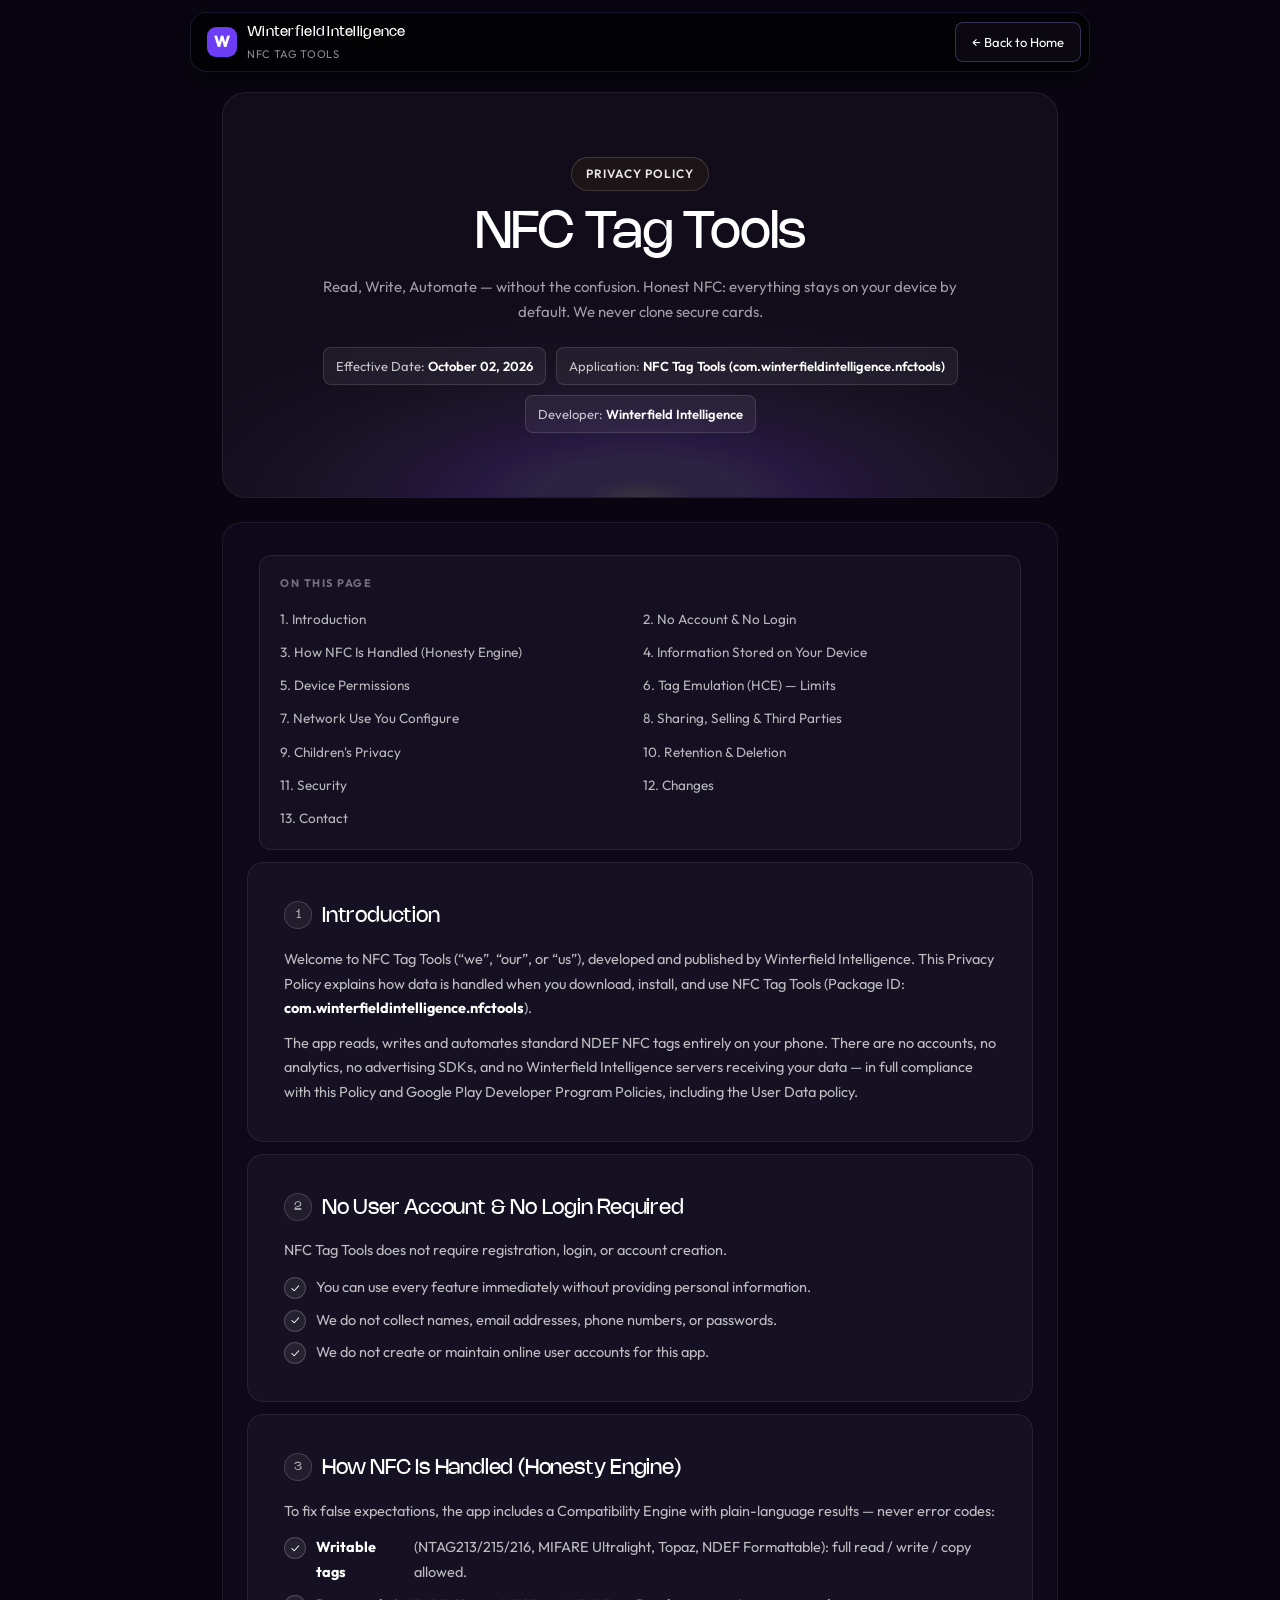
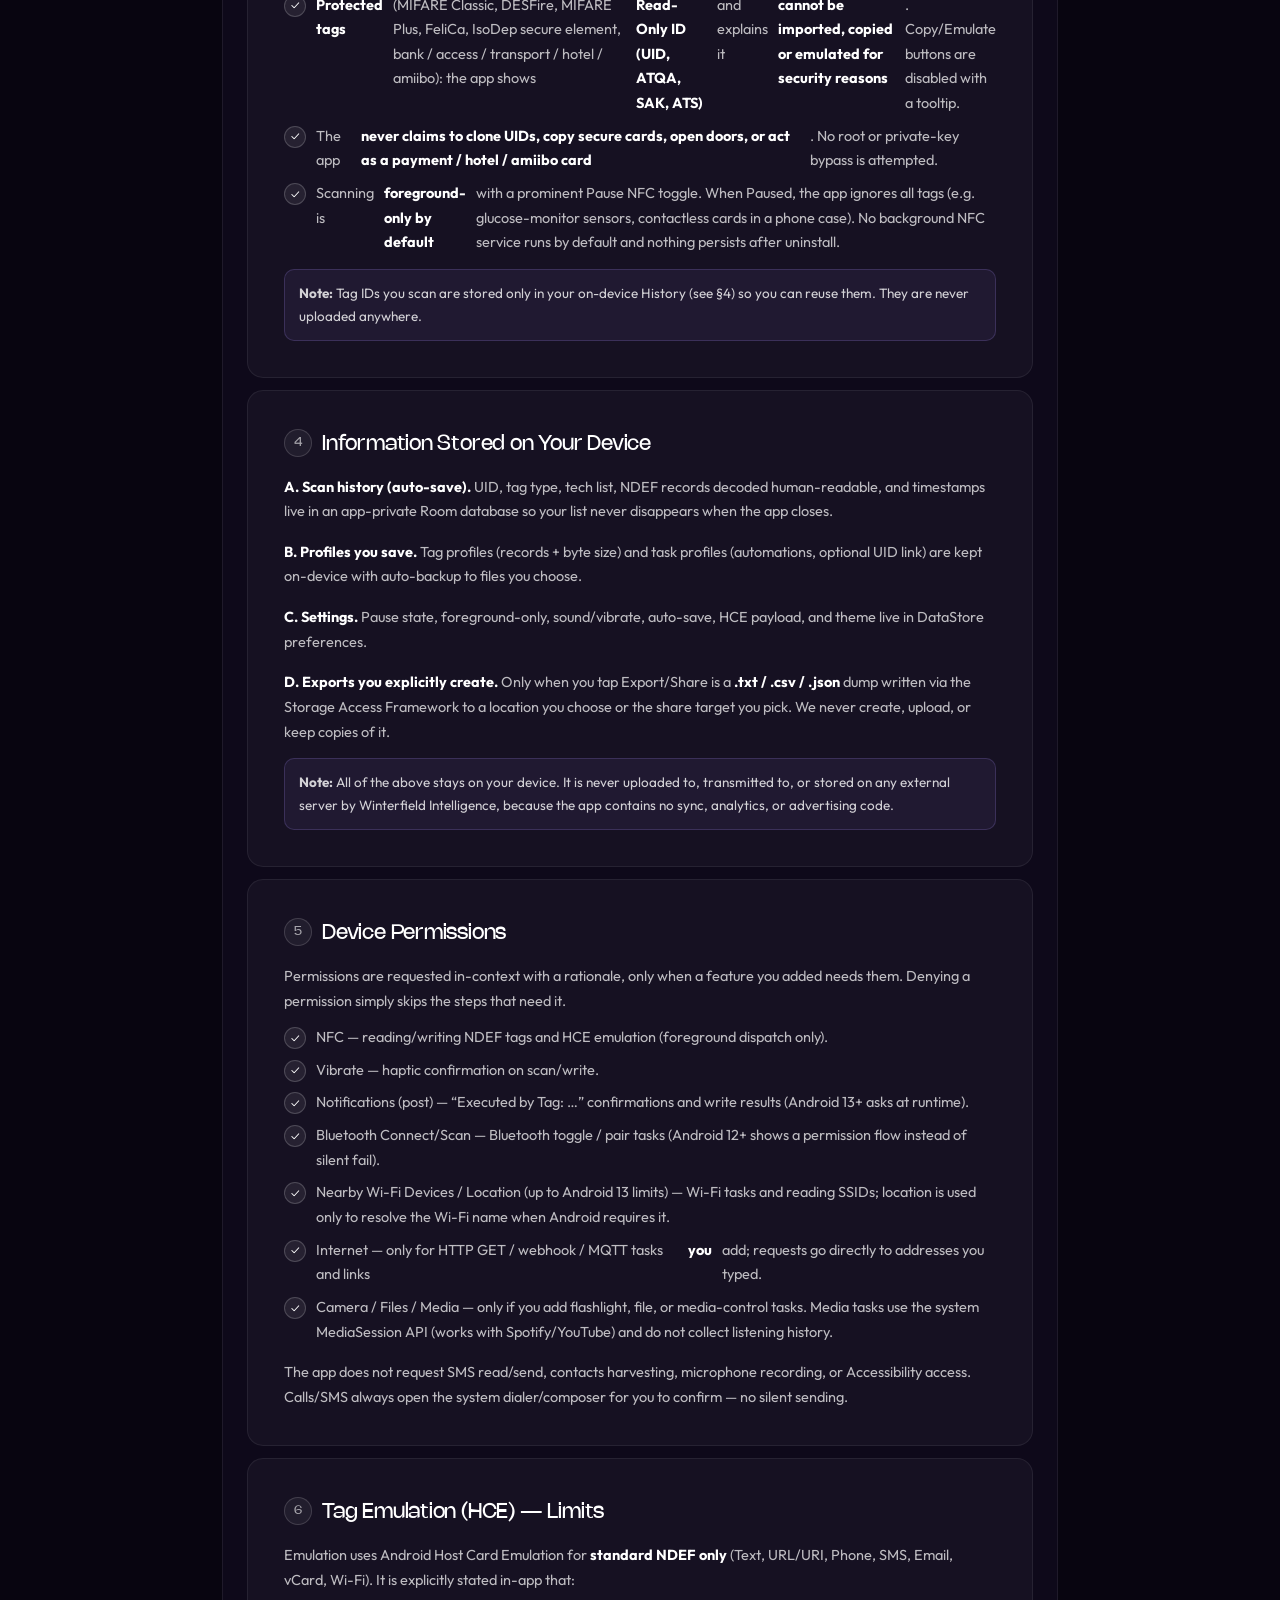
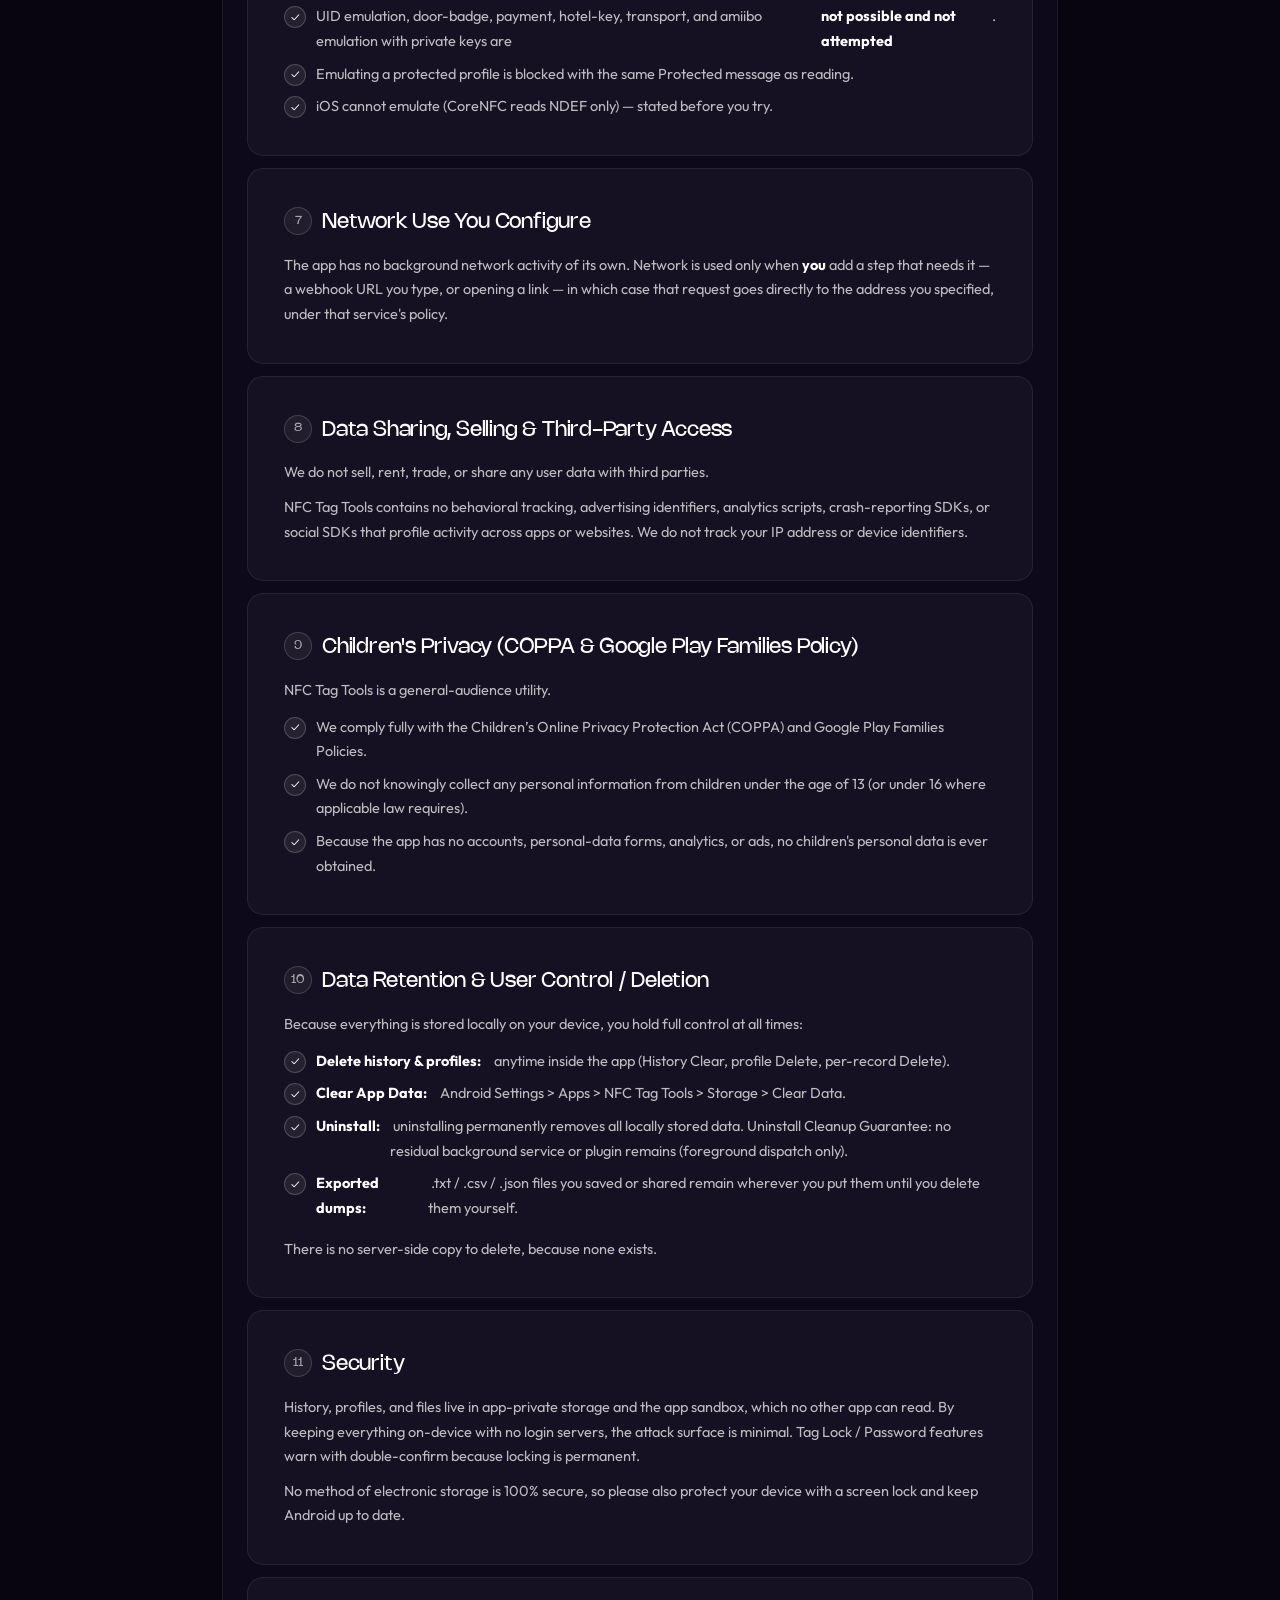
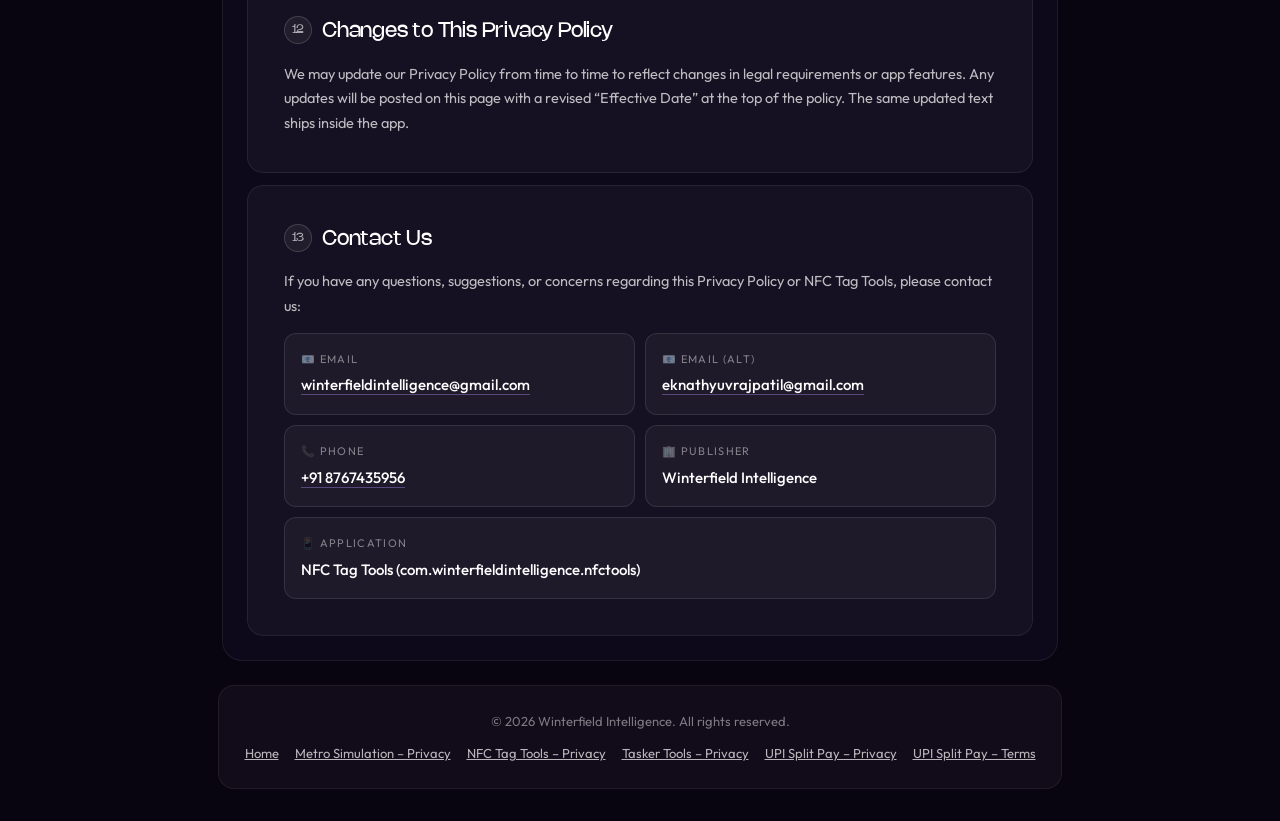
<file: nfctagtools-privacypolicy.html>
<!DOCTYPE html>
<html lang="en">
<head>
<meta charset="utf-8">
<meta name="viewport" content="width=device-width, initial-scale=1.0">
<meta name="theme-color" content="#080510">
<meta name="color-scheme" content="dark">
<title>Privacy Policy – NFC Tag Tools | Winterfield Intelligence</title>
<meta name="description" content="Privacy Policy for NFC Tag Tools (com.winterfieldintelligence.nfctools) by Winterfield Intelligence. Effective October 02, 2026.">
<link rel="icon" href="data:image/svg+xml,<svg xmlns='http://www.w3.org/2000/svg' viewBox='0 0 100 100'><rect width='100' height='100' rx='22' fill='%236C3DF5'/><text x='50' y='66' font-size='52' text-anchor='middle' fill='white' font-family='sans-serif' font-weight='bold'>N</text></svg>">
<style>
@font-face{font-family:Nohemi;src:url(fonts/Nohemi-Regular.ttf)format("truetype");font-weight:400;font-display:swap}
@font-face{font-family:Outfit;src:url(fonts/Outfit-Variable.ttf)format("truetype");font-weight:100 900;font-display:swap}
*{box-sizing:border-box;margin:0;padding:0}
body{font-family:Outfit,system-ui,-apple-system,Segoe UI,Roboto,sans-serif;background:#080510;color:#fff;min-height:100vh;line-height:1.7;-webkit-font-smoothing:antialiased}
a{color:inherit}
.wrap{max-width:900px;margin:0 auto;padding:0 20px}
.topbar{position:sticky;top:12px;z-index:50;display:flex;justify-content:center;padding:0 12px}
.nav{backdrop-filter:blur(12px);background:rgba(0,0,0,.7);border:1px solid rgba(167,139,250,.15);border-radius:16px;display:flex;align-items:center;gap:16px;height:60px;padding:0 8px 0 16px;box-shadow:0 10px 15px -3px rgba(0,0,0,.4);width:100%;max-width:900px;justify-content:space-between}
.brand{display:flex;align-items:center;gap:10px;font-family:Nohemi,sans-serif;font-size:14px;letter-spacing:.02em;text-decoration:none}
.wmark{display:inline-flex;align-items:center;justify-content:center;width:30px;height:30px;border-radius:9px;background:#6C3DF5;color:#fff;font-family:Outfit,sans-serif;font-weight:800;font-size:16px;flex-shrink:0}
.brand small{display:block;font-family:Outfit,sans-serif;font-size:11px;color:rgba(255,255,255,.55);font-weight:400;letter-spacing:.06em}
.nav a.home{font-size:13px;color:#fff;background:rgba(167,139,250,.05);border:1px solid rgba(167,139,250,.3);border-radius:8px;padding:8px 16px;text-decoration:none;transition:.3s}
.nav a.home:hover{background:rgba(167,139,250,.15)}
.hero{margin:28px 8px 0;background:#110b1a;border:1px solid rgba(255,255,255,.08);border-radius:24px;padding:48px 32px;position:relative;overflow:hidden;text-align:center}
.hero::before{content:"";position:absolute;inset:0;background:radial-gradient(80% 60% at 50% 100%,rgba(255,255,255,.9) 0%,rgba(167,139,250,.95) 8%,#a78bfa 16%,#8b5cf6 24%,rgba(139,92,246,.7) 33%,rgba(183,148,246,.4) 44%,rgba(196,181,253,.18) 56%,rgba(196,181,253,.06) 70%,transparent 85%);opacity:.18;pointer-events:none}
.badge{display:inline-block;font-size:12px;font-weight:600;letter-spacing:.08em;text-transform:uppercase;color:rgba(255,255,255,.9);background:rgba(40,30,20,.5);border:1px solid rgba(255,255,255,.15);border-radius:999px;padding:6px 14px;margin-bottom:16px;position:relative}
h1{font-family:Nohemi,sans-serif;font-size:clamp(32px,5vw,52px);font-weight:400;letter-spacing:-.02em;line-height:1.05;margin-bottom:12px;position:relative}
.sub{color:rgba(255,255,255,.6);font-size:15px;max-width:640px;margin:0 auto;position:relative}
.meta{display:flex;flex-wrap:wrap;gap:10px;justify-content:center;margin-top:22px;position:relative}
.meta span{font-size:13px;color:rgba(255,255,255,.75);background:rgba(255,255,255,.06);border:1px solid rgba(255,255,255,.12);border-radius:8px;padding:7px 12px}
.meta strong{color:#fff;font-weight:600}
.doc{background:#0e091a;border:1px solid rgba(255,255,255,.07);border-radius:20px;margin:20px 8px 0;padding:12px}
@media(min-width:640px){.hero{margin:32px 12px 0;padding:64px 48px}.doc{margin:24px 12px 0}}
.card{background:#161122;border:1px solid rgba(255,255,255,.07);border-radius:16px;padding:28px 24px;margin:12px}
@media(min-width:640px){.card{padding:36px 36px}}
.card h2{font-family:Nohemi,sans-serif;font-size:21px;font-weight:400;letter-spacing:-.01em;margin-bottom:12px;display:flex;gap:10px;align-items:flex-start}
.card h2 .n{flex-shrink:0;font-size:12px;color:rgba(255,255,255,.6);border:1px solid rgba(255,255,255,.15);background:rgba(255,255,255,.05);border-radius:50%;width:28px;height:28px;display:inline-flex;align-items:center;justify-content:center;margin-top:2px}
.card p,.card li{color:rgba(255,255,255,.72);font-size:14.5px}
.card p+p{margin-top:10px}
.card ul{list-style:none;margin-top:12px;display:flex;flex-direction:column;gap:8px}
.card ul li{display:flex;gap:10px;align-items:flex-start}
.card ul li::before{content:"✓";flex-shrink:0;color:#fff;background:rgba(255,255,255,.07);border:1px solid rgba(255,255,255,.18);border-radius:50%;width:20px;height:20px;font-size:11px;display:inline-flex;align-items:center;justify-content:center;margin-top:2px}
.note{background:rgba(167,139,250,.07);border:1px solid rgba(167,139,250,.2);border-radius:10px;padding:12px 14px;margin-top:14px;font-size:13.5px;color:rgba(255,255,255,.8)}
.toc{padding:8px 12px 0}
.toc-inner{background:rgba(255,255,255,.03);border:1px solid rgba(255,255,255,.08);border-radius:12px;padding:18px 20px;margin:12px}
.toc-inner h3{font-size:11px;text-transform:uppercase;letter-spacing:.14em;color:rgba(255,255,255,.4);margin-bottom:12px}
.toc-inner ol{list-style:none;display:grid;gap:6px}
@media(min-width:640px){.toc-inner ol{grid-template-columns:1fr 1fr}}
.toc-inner a{font-size:13.5px;color:rgba(255,255,255,.7);text-decoration:none}
.toc-inner a:hover{color:#fff}
.contact-grid{display:grid;gap:10px;margin-top:14px}
@media(min-width:640px){.contact-grid{grid-template-columns:1fr 1fr}}
.contact{background:rgba(255,255,255,.04);border:1px solid rgba(255,255,255,.1);border-radius:12px;padding:16px}
.contact .label{font-size:11px;text-transform:uppercase;letter-spacing:.12em;color:rgba(255,255,255,.45);margin-bottom:4px}
.contact .val{font-size:15px;font-weight:500;word-break:break-all}
.contact .val a{color:#fff;text-decoration:none;border-bottom:1px solid rgba(167,139,250,.4)}
.contact .val a:hover{border-color:#fff}
.footer{padding:24px 8px 32px;text-align:center}
.footer-inner{border:1px solid rgba(255,255,255,.07);background:#110b1a;border-radius:16px;padding:24px;font-size:13px;color:rgba(255,255,255,.45)}
.footer-inner a{color:rgba(255,255,255,.7)}
.footer-links{display:flex;gap:16px;justify-content:center;flex-wrap:wrap;margin-top:10px}
</style>
</head>
<body>
<div class="topbar">
  <nav class="nav">
    <a class="brand" href="index.html"><span class="wmark">W</span><span>Winterfield Intelligence<small>NFC TAG TOOLS</small></span></a>
    <a class="home" href="index.html">← Back to Home</a>
  </nav>
</div>

<div class="wrap">
  <header class="hero">
    <div class="badge">Privacy Policy</div>
    <h1>NFC Tag Tools</h1>
    <p class="sub">Read, Write, Automate — without the confusion. Honest NFC: everything stays on your device by default. We never clone secure cards.</p>
    <div class="meta">
      <span>Effective Date: <strong>October 02, 2026</strong></span>
      <span>Application: <strong>NFC Tag Tools (com.winterfieldintelligence.nfctools)</strong></span>
      <span>Developer: <strong>Winterfield Intelligence</strong></span>
    </div>
  </header>

  <div class="doc">
    <div class="toc">
      <div class="toc-inner">
        <h3>On this page</h3>
        <ol>
          <li><a href="#introduction">1. Introduction</a></li>
          <li><a href="#account">2. No Account &amp; No Login</a></li>
          <li><a href="#nfc">3. How NFC Is Handled (Honesty Engine)</a></li>
          <li><a href="#collection">4. Information Stored on Your Device</a></li>
          <li><a href="#permissions">5. Device Permissions</a></li>
          <li><a href="#emulation">6. Tag Emulation (HCE) — Limits</a></li>
          <li><a href="#network">7. Network Use You Configure</a></li>
          <li><a href="#sharing">8. Sharing, Selling &amp; Third Parties</a></li>
          <li><a href="#children">9. Children's Privacy</a></li>
          <li><a href="#retention">10. Retention &amp; Deletion</a></li>
          <li><a href="#security">11. Security</a></li>
          <li><a href="#changes">12. Changes</a></li>
          <li><a href="#contact">13. Contact</a></li>
        </ol>
      </div>
    </div>

    <section class="card" id="introduction">
      <h2><span class="n">1</span> Introduction</h2>
      <p>Welcome to NFC Tag Tools (“we”, “our”, or “us”), developed and published by Winterfield Intelligence. This Privacy Policy explains how data is handled when you download, install, and use NFC Tag Tools (Package ID: <strong style="color:#fff">com.winterfieldintelligence.nfctools</strong>).</p>
      <p>The app reads, writes and automates standard NDEF NFC tags entirely on your phone. There are no accounts, no analytics, no advertising SDKs, and no Winterfield Intelligence servers receiving your data — in full compliance with this Policy and Google Play Developer Program Policies, including the User Data policy.</p>
    </section>

    <section class="card" id="account">
      <h2><span class="n">2</span> No User Account &amp; No Login Required</h2>
      <p>NFC Tag Tools does not require registration, login, or account creation.</p>
      <ul>
        <li>You can use every feature immediately without providing personal information.</li>
        <li>We do not collect names, email addresses, phone numbers, or passwords.</li>
        <li>We do not create or maintain online user accounts for this app.</li>
      </ul>
    </section>

    <section class="card" id="nfc">
      <h2><span class="n">3</span> How NFC Is Handled (Honesty Engine)</h2>
      <p>To fix false expectations, the app includes a Compatibility Engine with plain-language results — never error codes:</p>
      <ul>
        <li><strong style="color:#fff">Writable tags</strong> (NTAG213/215/216, MIFARE Ultralight, Topaz, NDEF Formattable): full read / write / copy allowed.</li>
        <li><strong style="color:#fff">Protected tags</strong> (MIFARE Classic, DESFire, MIFARE Plus, FeliCa, IsoDep secure element, bank / access / transport / hotel / amiibo): the app shows <strong style="color:#fff">Read-Only ID (UID, ATQA, SAK, ATS)</strong> and explains it <strong style="color:#fff">cannot be imported, copied or emulated for security reasons</strong>. Copy/Emulate buttons are disabled with a tooltip.</li>
        <li>The app <strong style="color:#fff">never claims to clone UIDs, copy secure cards, open doors, or act as a payment / hotel / amiibo card</strong>. No root or private-key bypass is attempted.</li>
        <li>Scanning is <strong style="color:#fff">foreground-only by default</strong> with a prominent Pause NFC toggle. When Paused, the app ignores all tags (e.g. glucose-monitor sensors, contactless cards in a phone case). No background NFC service runs by default and nothing persists after uninstall.</li>
      </ul>
      <div class="note"><strong>Note:</strong> Tag IDs you scan are stored only in your on-device History (see §4) so you can reuse them. They are never uploaded anywhere.</div>
    </section>

    <section class="card" id="collection">
      <h2><span class="n">4</span> Information Stored on Your Device</h2>
      <p><strong style="color:#fff">A. Scan history (auto-save).</strong> UID, tag type, tech list, NDEF records decoded human-readable, and timestamps live in an app-private Room database so your list never disappears when the app closes.</p>
      <p style="margin-top:16px"><strong style="color:#fff">B. Profiles you save.</strong> Tag profiles (records + byte size) and task profiles (automations, optional UID link) are kept on-device with auto-backup to files you choose.</p>
      <p style="margin-top:16px"><strong style="color:#fff">C. Settings.</strong> Pause state, foreground-only, sound/vibrate, auto-save, HCE payload, and theme live in DataStore preferences.</p>
      <p style="margin-top:16px"><strong style="color:#fff">D. Exports you explicitly create.</strong> Only when you tap Export/Share is a <strong style="color:#fff">.txt / .csv / .json</strong> dump written via the Storage Access Framework to a location you choose or the share target you pick. We never create, upload, or keep copies of it.</p>
      <div class="note"><strong>Note:</strong> All of the above stays on your device. It is never uploaded to, transmitted to, or stored on any external server by Winterfield Intelligence, because the app contains no sync, analytics, or advertising code.</div>
    </section>

    <section class="card" id="permissions">
      <h2><span class="n">5</span> Device Permissions</h2>
      <p>Permissions are requested in-context with a rationale, only when a feature you added needs them. Denying a permission simply skips the steps that need it.</p>
      <ul>
        <li>NFC — reading/writing NDEF tags and HCE emulation (foreground dispatch only).</li>
        <li>Vibrate — haptic confirmation on scan/write.</li>
        <li>Notifications (post) — “Executed by Tag: …” confirmations and write results (Android 13+ asks at runtime).</li>
        <li>Bluetooth Connect/Scan — Bluetooth toggle / pair tasks (Android 12+ shows a permission flow instead of silent fail).</li>
        <li>Nearby Wi-Fi Devices / Location (up to Android 13 limits) — Wi-Fi tasks and reading SSIDs; location is used only to resolve the Wi-Fi name when Android requires it.</li>
        <li>Internet — only for HTTP GET / webhook / MQTT tasks and links <strong style="color:#fff">you</strong> add; requests go directly to addresses you typed.</li>
        <li>Camera / Files / Media — only if you add flashlight, file, or media-control tasks. Media tasks use the system MediaSession API (works with Spotify/YouTube) and do not collect listening history.</li>
      </ul>
      <p style="margin-top:16px">The app does not request SMS read/send, contacts harvesting, microphone recording, or Accessibility access. Calls/SMS always open the system dialer/composer for you to confirm — no silent sending.</p>
    </section>

    <section class="card" id="emulation">
      <h2><span class="n">6</span> Tag Emulation (HCE) — Limits</h2>
      <p>Emulation uses Android Host Card Emulation for <strong style="color:#fff">standard NDEF only</strong> (Text, URL/URI, Phone, SMS, Email, vCard, Wi-Fi). It is explicitly stated in-app that:</p>
      <ul>
        <li>UID emulation, door-badge, payment, hotel-key, transport, and amiibo emulation with private keys are <strong style="color:#fff">not possible and not attempted</strong>.</li>
        <li>Emulating a protected profile is blocked with the same Protected message as reading.</li>
        <li>iOS cannot emulate (CoreNFC reads NDEF only) — stated before you try.</li>
      </ul>
    </section>

    <section class="card" id="network">
      <h2><span class="n">7</span> Network Use You Configure</h2>
      <p>The app has no background network activity of its own. Network is used only when <strong style="color:#fff">you</strong> add a step that needs it — a webhook URL you type, or opening a link — in which case that request goes directly to the address you specified, under that service's policy.</p>
    </section>

    <section class="card" id="sharing">
      <h2><span class="n">8</span> Data Sharing, Selling &amp; Third-Party Access</h2>
      <p>We do not sell, rent, trade, or share any user data with third parties.</p>
      <p>NFC Tag Tools contains no behavioral tracking, advertising identifiers, analytics scripts, crash-reporting SDKs, or social SDKs that profile activity across apps or websites. We do not track your IP address or device identifiers.</p>
    </section>

    <section class="card" id="children">
      <h2><span class="n">9</span> Children's Privacy (COPPA &amp; Google Play Families Policy)</h2>
      <p>NFC Tag Tools is a general-audience utility.</p>
      <ul>
        <li>We comply fully with the Children’s Online Privacy Protection Act (COPPA) and Google Play Families Policies.</li>
        <li>We do not knowingly collect any personal information from children under the age of 13 (or under 16 where applicable law requires).</li>
        <li>Because the app has no accounts, personal-data forms, analytics, or ads, no children's personal data is ever obtained.</li>
      </ul>
    </section>

    <section class="card" id="retention">
      <h2><span class="n">10</span> Data Retention &amp; User Control / Deletion</h2>
      <p>Because everything is stored locally on your device, you hold full control at all times:</p>
      <ul>
        <li><strong style="color:#fff">Delete history &amp; profiles:</strong>&nbsp;anytime inside the app (History Clear, profile Delete, per-record Delete).</li>
        <li><strong style="color:#fff">Clear App Data:</strong>&nbsp;Android Settings &gt; Apps &gt; NFC Tag Tools &gt; Storage &gt; Clear Data.</li>
        <li><strong style="color:#fff">Uninstall:</strong>&nbsp;uninstalling permanently removes all locally stored data. Uninstall Cleanup Guarantee: no residual background service or plugin remains (foreground dispatch only).</li>
        <li><strong style="color:#fff">Exported dumps:</strong>&nbsp;.txt / .csv / .json files you saved or shared remain wherever you put them until you delete them yourself.</li>
      </ul>
      <p style="margin-top:16px">There is no server-side copy to delete, because none exists.</p>
    </section>

    <section class="card" id="security">
      <h2><span class="n">11</span> Security</h2>
      <p>History, profiles, and files live in app-private storage and the app sandbox, which no other app can read. By keeping everything on-device with no login servers, the attack surface is minimal. Tag Lock / Password features warn with double-confirm because locking is permanent.</p>
      <p>No method of electronic storage is 100% secure, so please also protect your device with a screen lock and keep Android up to date.</p>
    </section>

    <section class="card" id="changes">
      <h2><span class="n">12</span> Changes to This Privacy Policy</h2>
      <p>We may update our Privacy Policy from time to time to reflect changes in legal requirements or app features. Any updates will be posted on this page with a revised “Effective Date” at the top of the policy. The same updated text ships inside the app.</p>
    </section>

    <section class="card" id="contact">
      <h2><span class="n">13</span> Contact Us</h2>
      <p>If you have any questions, suggestions, or concerns regarding this Privacy Policy or NFC Tag Tools, please contact us:</p>
      <div class="contact-grid">
        <div class="contact"><div class="label">📧 Email</div><div class="val"><a href="mailto:winterfieldintelligence@gmail.com">winterfieldintelligence@gmail.com</a></div></div>
        <div class="contact"><div class="label">📧 Email (Alt)</div><div class="val"><a href="mailto:eknathyuvrajpatil@gmail.com">eknathyuvrajpatil@gmail.com</a></div></div>
        <div class="contact"><div class="label">📞 Phone</div><div class="val"><a href="tel:+918767435956">+91 8767435956</a></div></div>
        <div class="contact"><div class="label">🏢 Publisher</div><div class="val">Winterfield Intelligence</div></div>
      </div>
      <div class="contact" style="margin-top:10px"><div class="label">📱 Application</div><div class="val">NFC Tag Tools (com.winterfieldintelligence.nfctools)</div></div>
    </section>
  </div>

  <footer class="footer">
    <div class="footer-inner">
      <div>© 2026 Winterfield Intelligence. All rights reserved.</div>
      <div class="footer-links">
        <a href="index.html">Home</a>
        <a href="minimetrosimulation-privacypolicy.html">Metro Simulation – Privacy</a>
        <a href="nfctagtools-privacypolicy.html">NFC Tag Tools – Privacy</a>
        <a href="taskertools-privacypolicy.html">Tasker Tools – Privacy</a>
        <a href="upisplitpay-privacypolicy.html">UPI Split Pay – Privacy</a>
        <a href="upisplitpay-termsofuse.html">UPI Split Pay – Terms</a>
      </div>
    </div>
  </footer>
</div>
</body>
</html>
</file>
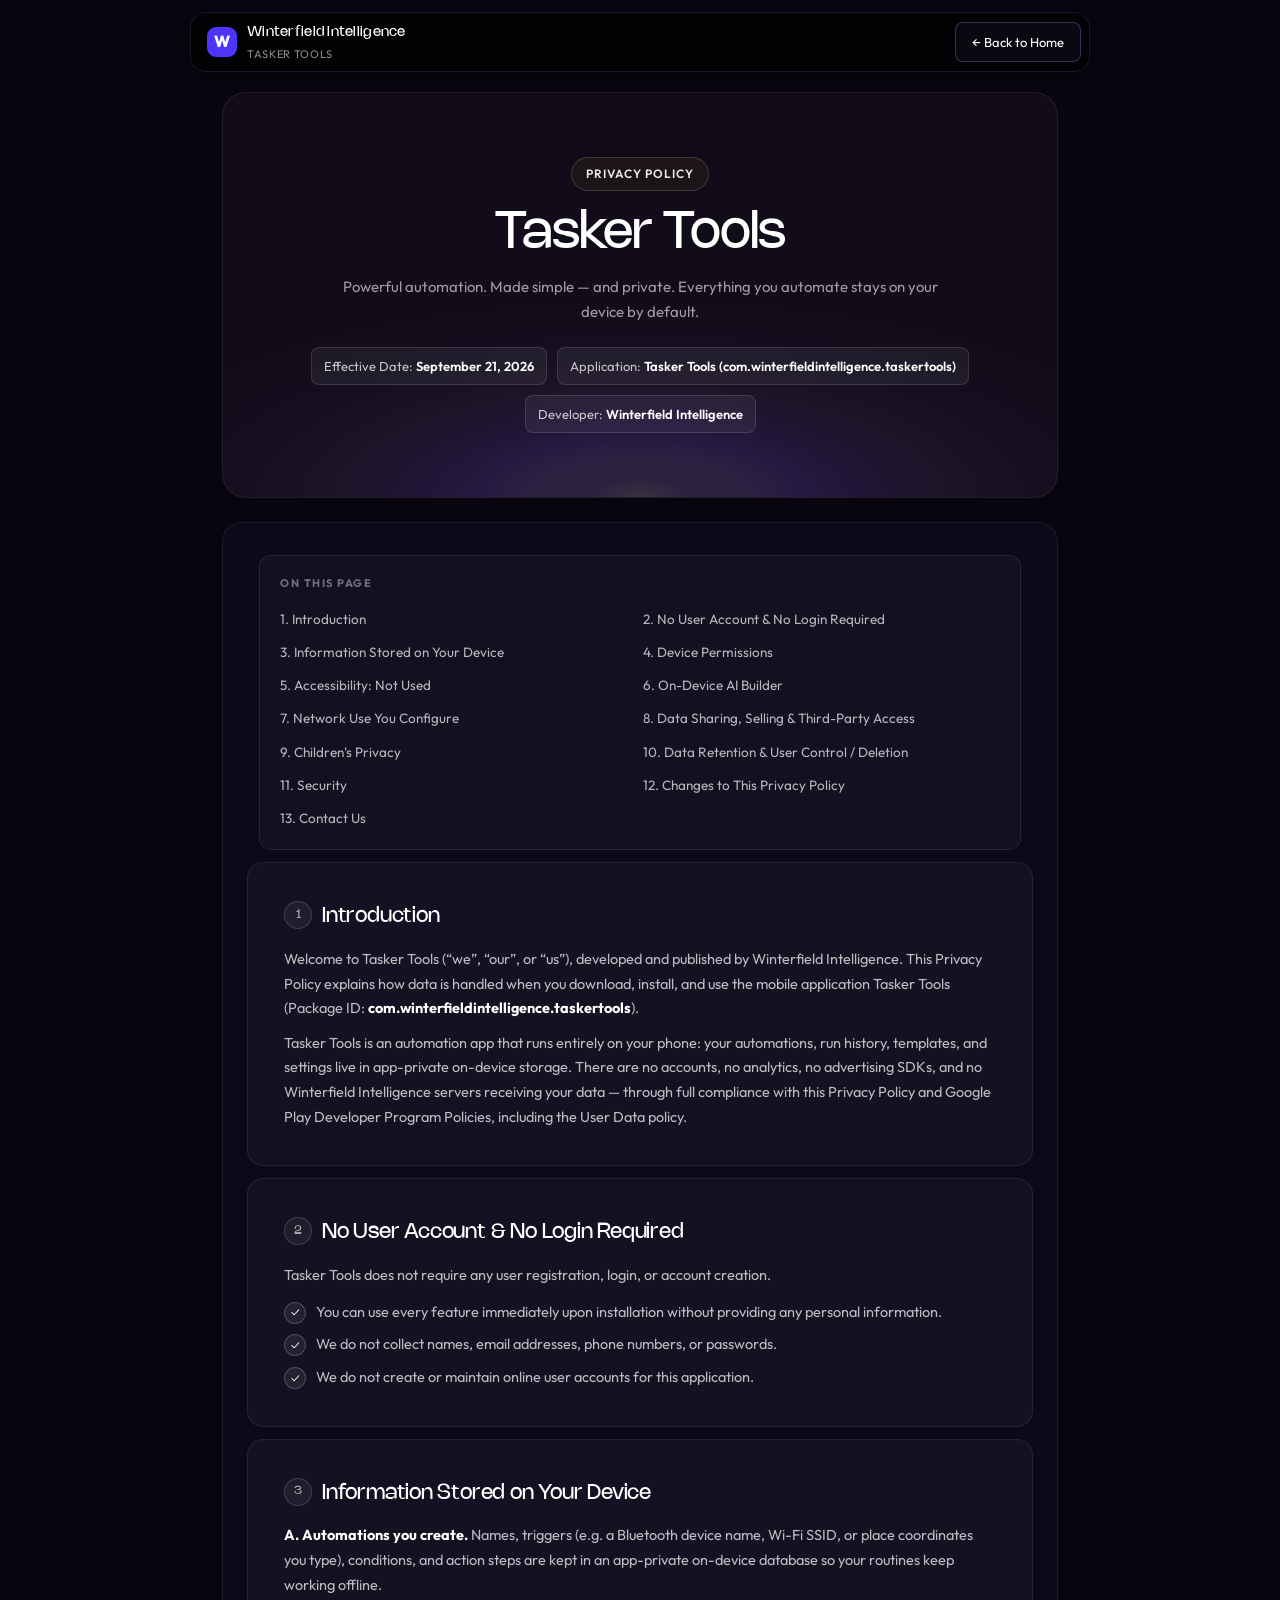
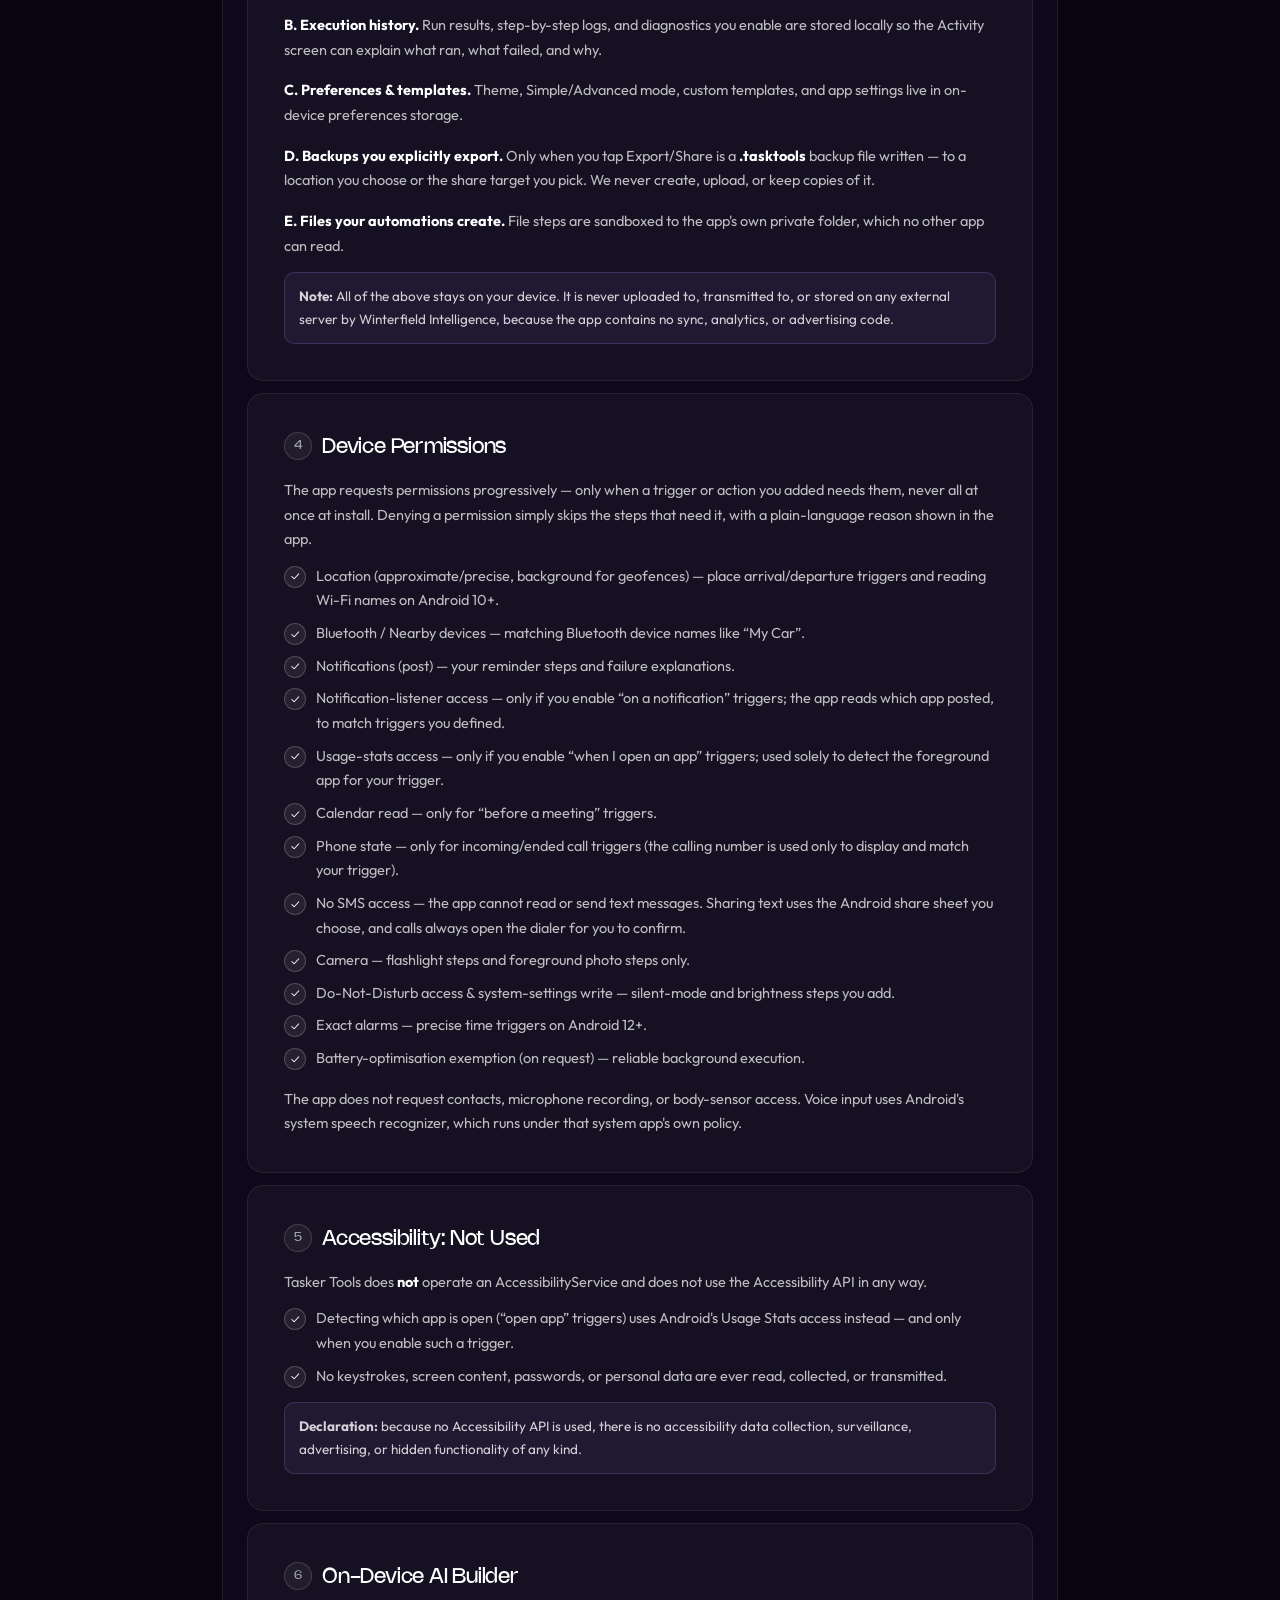
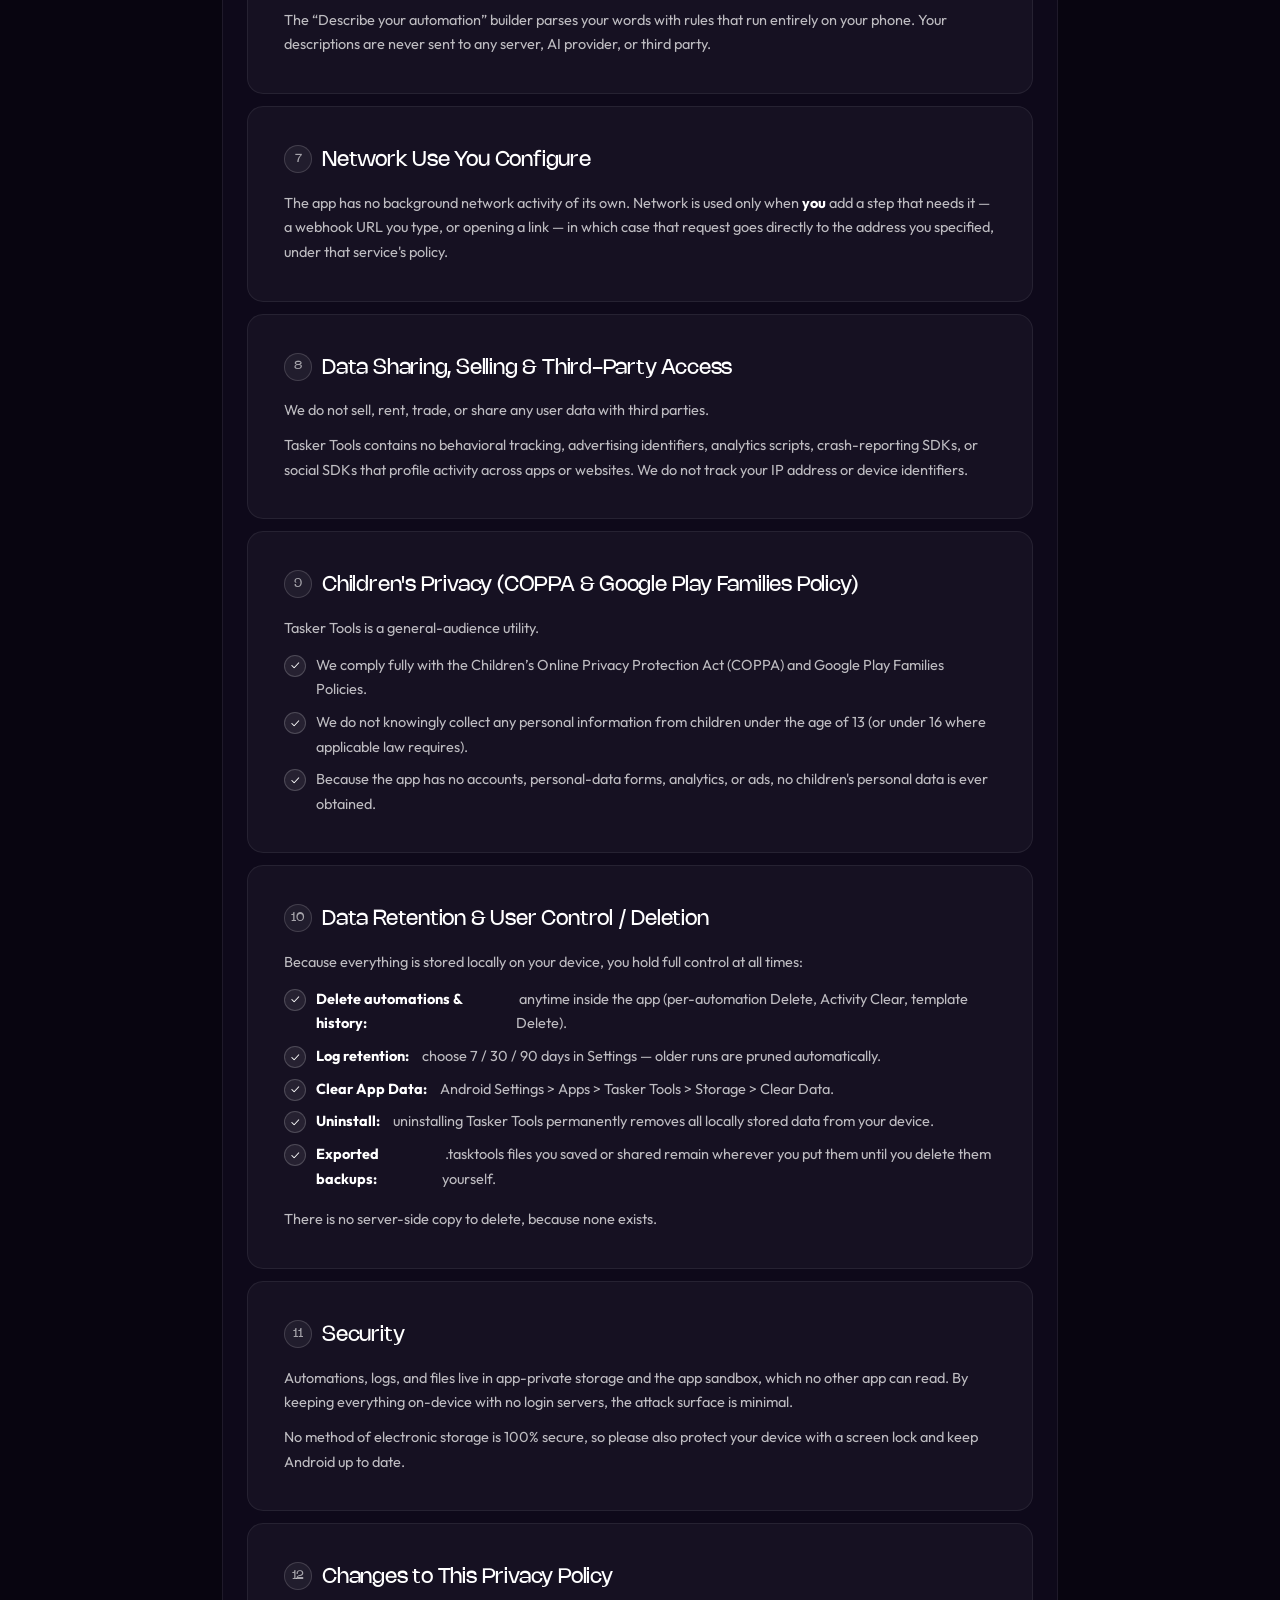
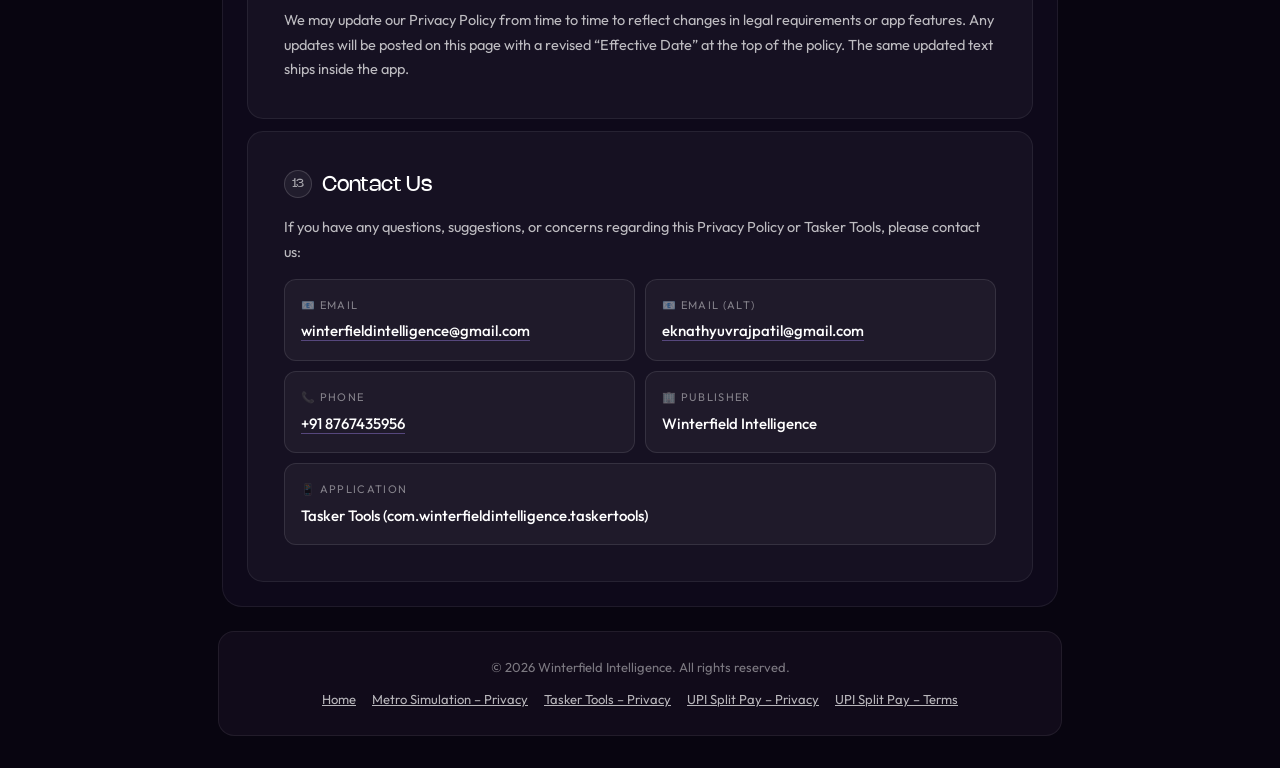
<file: taskertools-privacypolicy.html>
<!DOCTYPE html>
<html lang="en">
<head>
<meta charset="utf-8">
<meta name="viewport" content="width=device-width, initial-scale=1.0">
<meta name="theme-color" content="#080510">
<meta name="color-scheme" content="dark">
<title>Privacy Policy – Tasker Tools | Winterfield Intelligence</title>
<meta name="description" content="Privacy Policy for Tasker Tools (com.winterfieldintelligence.taskertools) by Winterfield Intelligence. Effective September 21, 2026.">
<link rel="icon" href="data:image/svg+xml,<svg xmlns='http://www.w3.org/2000/svg' viewBox='0 0 100 100'><rect width='100' height='100' rx='22' fill='%234F35FC'/><path d='M28 32 L42 68 L50 50 L58 68 L72 32' stroke='white' stroke-width='8' fill='none' stroke-linecap='round' stroke-linejoin='round'/></svg>">
<style>
@font-face{font-family:Nohemi;src:url(fonts/Nohemi-Regular.ttf)format("truetype");font-weight:400;font-display:swap}
@font-face{font-family:Outfit;src:url(fonts/Outfit-Variable.ttf)format("truetype");font-weight:100 900;font-display:swap}
*{box-sizing:border-box;margin:0;padding:0}
body{font-family:Outfit,system-ui,-apple-system,Segoe UI,Roboto,sans-serif;background:#080510;color:#fff;min-height:100vh;line-height:1.7;-webkit-font-smoothing:antialiased}
a{color:inherit}
.wrap{max-width:900px;margin:0 auto;padding:0 20px}
.topbar{position:sticky;top:12px;z-index:50;display:flex;justify-content:center;padding:0 12px}
.nav{pointer-events:auto;backdrop-filter:blur(12px);background:rgba(0,0,0,.7);border:1px solid rgba(167,139,250,.15);border-radius:16px;display:flex;align-items:center;gap:16px;height:60px;padding:0 8px 0 16px;box-shadow:0 10px 15px -3px rgba(0,0,0,.4);width:100%;max-width:900px;justify-content:space-between}
.brand{display:flex;align-items:center;gap:10px;font-family:Nohemi,sans-serif;font-size:14px;letter-spacing:.02em;text-decoration:none}
.brand img{height:28px;width:auto}
.wmark{display:inline-flex;align-items:center;justify-content:center;width:30px;height:30px;border-radius:9px;background:#4F35FC;color:#fff;font-family:Outfit,sans-serif;font-weight:800;font-size:16px;flex-shrink:0}
.brand small{display:block;font-family:Outfit,sans-serif;font-size:11px;color:rgba(255,255,255,.55);font-weight:400;letter-spacing:.06em}
.nav a.home{font-size:13px;color:#fff;background:rgba(167,139,250,.05);border:1px solid rgba(167,139,250,.3);border-radius:8px;padding:8px 16px;text-decoration:none;transition:.3s}
.nav a.home:hover{background:rgba(167,139,250,.15)}
.hero{margin:28px 8px 0;background:#110b1a;border:1px solid rgba(255,255,255,.08);border-radius:24px;padding:48px 32px;position:relative;overflow:hidden;text-align:center}
.hero::before{content:"";position:absolute;inset:0;background:radial-gradient(80% 60% at 50% 100%,rgba(255,255,255,.9) 0%,rgba(167,139,250,.95) 8%,#a78bfa 16%,#8b5cf6 24%,rgba(139,92,246,.7) 33%,rgba(183,148,246,.4) 44%,rgba(196,181,253,.18) 56%,rgba(196,181,253,.06) 70%,transparent 85%);opacity:.18;pointer-events:none}
.badge{display:inline-block;font-size:12px;font-weight:600;letter-spacing:.08em;text-transform:uppercase;color:rgba(255,255,255,.9);background:rgba(40,30,20,.5);border:1px solid rgba(255,255,255,.15);border-radius:999px;padding:6px 14px;margin-bottom:16px;position:relative}
h1{font-family:Nohemi,sans-serif;font-size:clamp(32px,5vw,52px);font-weight:400;letter-spacing:-.02em;line-height:1.05;margin-bottom:12px;position:relative}
.sub{color:rgba(255,255,255,.6);font-size:15px;max-width:600px;margin:0 auto;position:relative}
.meta{display:flex;flex-wrap:wrap;gap:10px;justify-content:center;margin-top:22px;position:relative}
.meta span{font-size:13px;color:rgba(255,255,255,.75);background:rgba(255,255,255,.06);border:1px solid rgba(255,255,255,.12);border-radius:8px;padding:7px 12px}
.meta strong{color:#fff;font-weight:600}
.doc{background:#0e091a;border:1px solid rgba(255,255,255,.07);border-radius:20px;margin:20px 8px 0;padding:12px}
@media(min-width:640px){.hero{margin:32px 12px 0;padding:64px 48px}.doc{margin:24px 12px 0}}
.card{background:#161122;border:1px solid rgba(255,255,255,.07);border-radius:16px;padding:28px 24px;margin:12px}
@media(min-width:640px){.card{padding:36px 36px}}
.card h2{font-family:Nohemi,sans-serif;font-size:21px;font-weight:400;letter-spacing:-.01em;margin-bottom:12px;display:flex;gap:10px;align-items:flex-start}
.card h2 .n{flex-shrink:0;font-size:12px;color:rgba(255,255,255,.6);border:1px solid rgba(255,255,255,.15);background:rgba(255,255,255,.05);border-radius:50%;width:28px;height:28px;display:inline-flex;align-items:center;justify-content:center;margin-top:2px}
.card p,.card li{color:rgba(255,255,255,.72);font-size:14.5px}
.card p+p{margin-top:10px}
.card ul{list-style:none;margin-top:12px;display:flex;flex-direction:column;gap:8px}
.card ul li{display:flex;gap:10px;align-items:flex-start}
.card ul li::before{content:"✓";flex-shrink:0;color:#fff;background:rgba(255,255,255,.07);border:1px solid rgba(255,255,255,.18);border-radius:50%;width:20px;height:20px;font-size:11px;display:inline-flex;align-items:center;justify-content:center;margin-top:2px}
.note{background:rgba(167,139,250,.07);border:1px solid rgba(167,139,250,.2);border-radius:10px;padding:12px 14px;margin-top:14px;font-size:13.5px;color:rgba(255,255,255,.8)}
.toc{padding:8px 12px 0}
.toc-inner{background:rgba(255,255,255,.03);border:1px solid rgba(255,255,255,.08);border-radius:12px;padding:18px 20px;margin:12px}
.toc-inner h3{font-size:11px;text-transform:uppercase;letter-spacing:.14em;color:rgba(255,255,255,.4);margin-bottom:12px}
.toc-inner ol{list-style:none;display:grid;gap:6px}
@media(min-width:640px){.toc-inner ol{grid-template-columns:1fr 1fr}}
.toc-inner a{font-size:13.5px;color:rgba(255,255,255,.7);text-decoration:none}
.toc-inner a:hover{color:#fff}
.contact-grid{display:grid;gap:10px;margin-top:14px}
@media(min-width:640px){.contact-grid{grid-template-columns:1fr 1fr}}
.contact{background:rgba(255,255,255,.04);border:1px solid rgba(255,255,255,.1);border-radius:12px;padding:16px}
.contact .label{font-size:11px;text-transform:uppercase;letter-spacing:.12em;color:rgba(255,255,255,.45);margin-bottom:4px}
.contact .val{font-size:15px;font-weight:500;word-break:break-all}
.contact .val a{color:#fff;text-decoration:none;border-bottom:1px solid rgba(167,139,250,.4)}
.contact .val a:hover{border-color:#fff}
.footer{padding:24px 8px 32px;text-align:center}
.footer-inner{border:1px solid rgba(255,255,255,.07);background:#110b1a;border-radius:16px;padding:24px;font-size:13px;color:rgba(255,255,255,.45)}
.footer-inner a{color:rgba(255,255,255,.7)}
.footer-links{display:flex;gap:16px;justify-content:center;flex-wrap:wrap;margin-top:10px}
</style>
</head>
<body>
<div class="topbar">
  <nav class="nav">
    <a class="brand" href="index.html"><span class="wmark">W</span><span>Winterfield Intelligence<small>TASKER TOOLS</small></span></a>
    <a class="home" href="index.html">← Back to Home</a>
  </nav>
</div>

<div class="wrap">
  <header class="hero">
    <div class="badge">Privacy Policy</div>
    <h1>Tasker Tools</h1>
    <p class="sub">Powerful automation. Made simple — and private. Everything you automate stays on your device by default.</p>
    <div class="meta">
      <span>Effective Date: <strong>September 21, 2026</strong></span>
      <span>Application: <strong>Tasker Tools (com.winterfieldintelligence.taskertools)</strong></span>
      <span>Developer: <strong>Winterfield Intelligence</strong></span>
    </div>
  </header>

  <div class="doc">
    <div class="toc">
      <div class="toc-inner">
        <h3>On this page</h3>
        <ol>
          <li><a href="#introduction">1. Introduction</a></li>
          <li><a href="#account">2. No User Account &amp; No Login Required</a></li>
          <li><a href="#collection">3. Information Stored on Your Device</a></li>
          <li><a href="#permissions">4. Device Permissions</a></li>
          <li><a href="#accessibility">5. Accessibility: Not Used</a></li>
          <li><a href="#aibuilder">6. On-Device AI Builder</a></li>
          <li><a href="#network">7. Network Use You Configure</a></li>
          <li><a href="#sharing">8. Data Sharing, Selling &amp; Third-Party Access</a></li>
          <li><a href="#children">9. Children's Privacy</a></li>
          <li><a href="#retention">10. Data Retention &amp; User Control / Deletion</a></li>
          <li><a href="#security">11. Security</a></li>
          <li><a href="#changes">12. Changes to This Privacy Policy</a></li>
          <li><a href="#contact">13. Contact Us</a></li>
        </ol>
      </div>
    </div>

    <section class="card" id="introduction">
      <h2><span class="n">1</span> Introduction</h2>
      <p>Welcome to Tasker Tools (“we”, “our”, or “us”), developed and published by Winterfield Intelligence. This Privacy Policy explains how data is handled when you download, install, and use the mobile application Tasker Tools (Package ID: <strong style="color:#fff">com.winterfieldintelligence.taskertools</strong>).</p>
      <p>Tasker Tools is an automation app that runs entirely on your phone: your automations, run history, templates, and settings live in app-private on-device storage. There are no accounts, no analytics, no advertising SDKs, and no Winterfield Intelligence servers receiving your data — through full compliance with this Privacy Policy and Google Play Developer Program Policies, including the User Data policy.</p>
    </section>

    <section class="card" id="account">
      <h2><span class="n">2</span> No User Account &amp; No Login Required</h2>
      <p>Tasker Tools does not require any user registration, login, or account creation.</p>
      <ul>
        <li>You can use every feature immediately upon installation without providing any personal information.</li>
        <li>We do not collect names, email addresses, phone numbers, or passwords.</li>
        <li>We do not create or maintain online user accounts for this application.</li>
      </ul>
    </section>

    <section class="card" id="collection">
      <h2><span class="n">3</span> Information Stored on Your Device</h2>
      <p><strong style="color:#fff">A. Automations you create.</strong> Names, triggers (e.g. a Bluetooth device name, Wi-Fi SSID, or place coordinates you type), conditions, and action steps are kept in an app-private on-device database so your routines keep working offline.</p>
      <p style="margin-top:16px"><strong style="color:#fff">B. Execution history.</strong> Run results, step-by-step logs, and diagnostics you enable are stored locally so the Activity screen can explain what ran, what failed, and why.</p>
      <p style="margin-top:16px"><strong style="color:#fff">C. Preferences &amp; templates.</strong> Theme, Simple/Advanced mode, custom templates, and app settings live in on-device preferences storage.</p>
      <p style="margin-top:16px"><strong style="color:#fff">D. Backups you explicitly export.</strong> Only when you tap Export/Share is a <strong style="color:#fff">.tasktools</strong> backup file written — to a location you choose or the share target you pick. We never create, upload, or keep copies of it.</p>
      <p style="margin-top:16px"><strong style="color:#fff">E. Files your automations create.</strong> File steps are sandboxed to the app's own private folder, which no other app can read.</p>
      <div class="note"><strong>Note:</strong> All of the above stays on your device. It is never uploaded to, transmitted to, or stored on any external server by Winterfield Intelligence, because the app contains no sync, analytics, or advertising code.</div>
    </section>

    <section class="card" id="permissions">
      <h2><span class="n">4</span> Device Permissions</h2>
      <p>The app requests permissions progressively — only when a trigger or action you added needs them, never all at once at install. Denying a permission simply skips the steps that need it, with a plain-language reason shown in the app.</p>
      <ul>
        <li>Location (approximate/precise, background for geofences) — place arrival/departure triggers and reading Wi-Fi names on Android 10+.</li>
        <li>Bluetooth / Nearby devices — matching Bluetooth device names like “My Car”.</li>
        <li>Notifications (post) — your reminder steps and failure explanations.</li>
        <li>Notification-listener access — only if you enable “on a notification” triggers; the app reads which app posted, to match triggers you defined.</li>
        <li>Usage-stats access — only if you enable “when I open an app” triggers; used solely to detect the foreground app for your trigger.</li>
        <li>Calendar read — only for “before a meeting” triggers.</li>
        <li>Phone state — only for incoming/ended call triggers (the calling number is used only to display and match your trigger).</li>
        <li>No SMS access — the app cannot read or send text messages. Sharing text uses the Android share sheet you choose, and calls always open the dialer for you to confirm.</li>
        <li>Camera — flashlight steps and foreground photo steps only.</li>
        <li>Do-Not-Disturb access &amp; system-settings write — silent-mode and brightness steps you add.</li>
        <li>Exact alarms — precise time triggers on Android 12+.</li>
        <li>Battery-optimisation exemption (on request) — reliable background execution.</li>
      </ul>
      <p style="margin-top:16px">The app does not request contacts, microphone recording, or body-sensor access. Voice input uses Android's system speech recognizer, which runs under that system app's own policy.</p>
    </section>

    <section class="card" id="accessibility">
      <h2><span class="n">5</span> Accessibility: Not Used</h2>
      <p>Tasker Tools does <strong style="color:#fff">not</strong> operate an AccessibilityService and does not use the Accessibility API in any way.</p>
      <ul>
        <li>Detecting which app is open (“open app” triggers) uses Android's Usage Stats access instead — and only when you enable such a trigger.</li>
        <li>No keystrokes, screen content, passwords, or personal data are ever read, collected, or transmitted.</li>
      </ul>
      <div class="note"><strong>Declaration:</strong> because no Accessibility API is used, there is no accessibility data collection, surveillance, advertising, or hidden functionality of any kind.</div>
    </section>

    <section class="card" id="aibuilder">
      <h2><span class="n">6</span> On-Device AI Builder</h2>
      <p>The “Describe your automation” builder parses your words with rules that run entirely on your phone. Your descriptions are never sent to any server, AI provider, or third party.</p>
    </section>

    <section class="card" id="network">
      <h2><span class="n">7</span> Network Use You Configure</h2>
      <p>The app has no background network activity of its own. Network is used only when <strong style="color:#fff">you</strong> add a step that needs it — a webhook URL you type, or opening a link — in which case that request goes directly to the address you specified, under that service's policy.</p>
    </section>

    <section class="card" id="sharing">
      <h2><span class="n">8</span> Data Sharing, Selling &amp; Third-Party Access</h2>
      <p>We do not sell, rent, trade, or share any user data with third parties.</p>
      <p>Tasker Tools contains no behavioral tracking, advertising identifiers, analytics scripts, crash-reporting SDKs, or social SDKs that profile activity across apps or websites. We do not track your IP address or device identifiers.</p>
    </section>

    <section class="card" id="children">
      <h2><span class="n">9</span> Children's Privacy (COPPA &amp; Google Play Families Policy)</h2>
      <p>Tasker Tools is a general-audience utility.</p>
      <ul>
        <li>We comply fully with the Children’s Online Privacy Protection Act (COPPA) and Google Play Families Policies.</li>
        <li>We do not knowingly collect any personal information from children under the age of 13 (or under 16 where applicable law requires).</li>
        <li>Because the app has no accounts, personal-data forms, analytics, or ads, no children's personal data is ever obtained.</li>
      </ul>
    </section>

    <section class="card" id="retention">
      <h2><span class="n">10</span> Data Retention &amp; User Control / Deletion</h2>
      <p>Because everything is stored locally on your device, you hold full control at all times:</p>
      <ul>
        <li><strong style="color:#fff">Delete automations &amp; history:</strong>&nbsp;anytime inside the app (per-automation Delete, Activity Clear, template Delete).</li>
        <li><strong style="color:#fff">Log retention:</strong>&nbsp;choose 7 / 30 / 90 days in Settings — older runs are pruned automatically.</li>
        <li><strong style="color:#fff">Clear App Data:</strong>&nbsp;Android Settings &gt; Apps &gt; Tasker Tools &gt; Storage &gt; Clear Data.</li>
        <li><strong style="color:#fff">Uninstall:</strong>&nbsp;uninstalling Tasker Tools permanently removes all locally stored data from your device.</li>
        <li><strong style="color:#fff">Exported backups:</strong>&nbsp;.tasktools files you saved or shared remain wherever you put them until you delete them yourself.</li>
      </ul>
      <p style="margin-top:16px">There is no server-side copy to delete, because none exists.</p>
    </section>

    <section class="card" id="security">
      <h2><span class="n">11</span> Security</h2>
      <p>Automations, logs, and files live in app-private storage and the app sandbox, which no other app can read. By keeping everything on-device with no login servers, the attack surface is minimal.</p>
      <p>No method of electronic storage is 100% secure, so please also protect your device with a screen lock and keep Android up to date.</p>
    </section>

    <section class="card" id="changes">
      <h2><span class="n">12</span> Changes to This Privacy Policy</h2>
      <p>We may update our Privacy Policy from time to time to reflect changes in legal requirements or app features. Any updates will be posted on this page with a revised “Effective Date” at the top of the policy. The same updated text ships inside the app.</p>
    </section>

    <section class="card" id="contact">
      <h2><span class="n">13</span> Contact Us</h2>
      <p>If you have any questions, suggestions, or concerns regarding this Privacy Policy or Tasker Tools, please contact us:</p>
      <div class="contact-grid">
        <div class="contact"><div class="label">📧 Email</div><div class="val"><a href="mailto:winterfieldintelligence@gmail.com">winterfieldintelligence@gmail.com</a></div></div>
        <div class="contact"><div class="label">📧 Email (Alt)</div><div class="val"><a href="mailto:eknathyuvrajpatil@gmail.com">eknathyuvrajpatil@gmail.com</a></div></div>
        <div class="contact"><div class="label">📞 Phone</div><div class="val"><a href="tel:+918767435956">+91 8767435956</a></div></div>
        <div class="contact"><div class="label">🏢 Publisher</div><div class="val">Winterfield Intelligence</div></div>
      </div>
      <div class="contact" style="margin-top:10px"><div class="label">📱 Application</div><div class="val">Tasker Tools (com.winterfieldintelligence.taskertools)</div></div>
    </section>
  </div>

  <footer class="footer">
    <div class="footer-inner">
      <div>© 2026 Winterfield Intelligence. All rights reserved.</div>
      <div class="footer-links">
        <a href="index.html">Home</a>
        <a href="minimetrosimulation-privacypolicy.html">Metro Simulation – Privacy</a>
        <a href="taskertools-privacypolicy.html">Tasker Tools – Privacy</a>
        <a href="upisplitpay-privacypolicy.html">UPI Split Pay – Privacy</a>
        <a href="upisplitpay-termsofuse.html">UPI Split Pay – Terms</a>
      </div>
    </div>
  </footer>
</div>
</body>
</html>
</file>
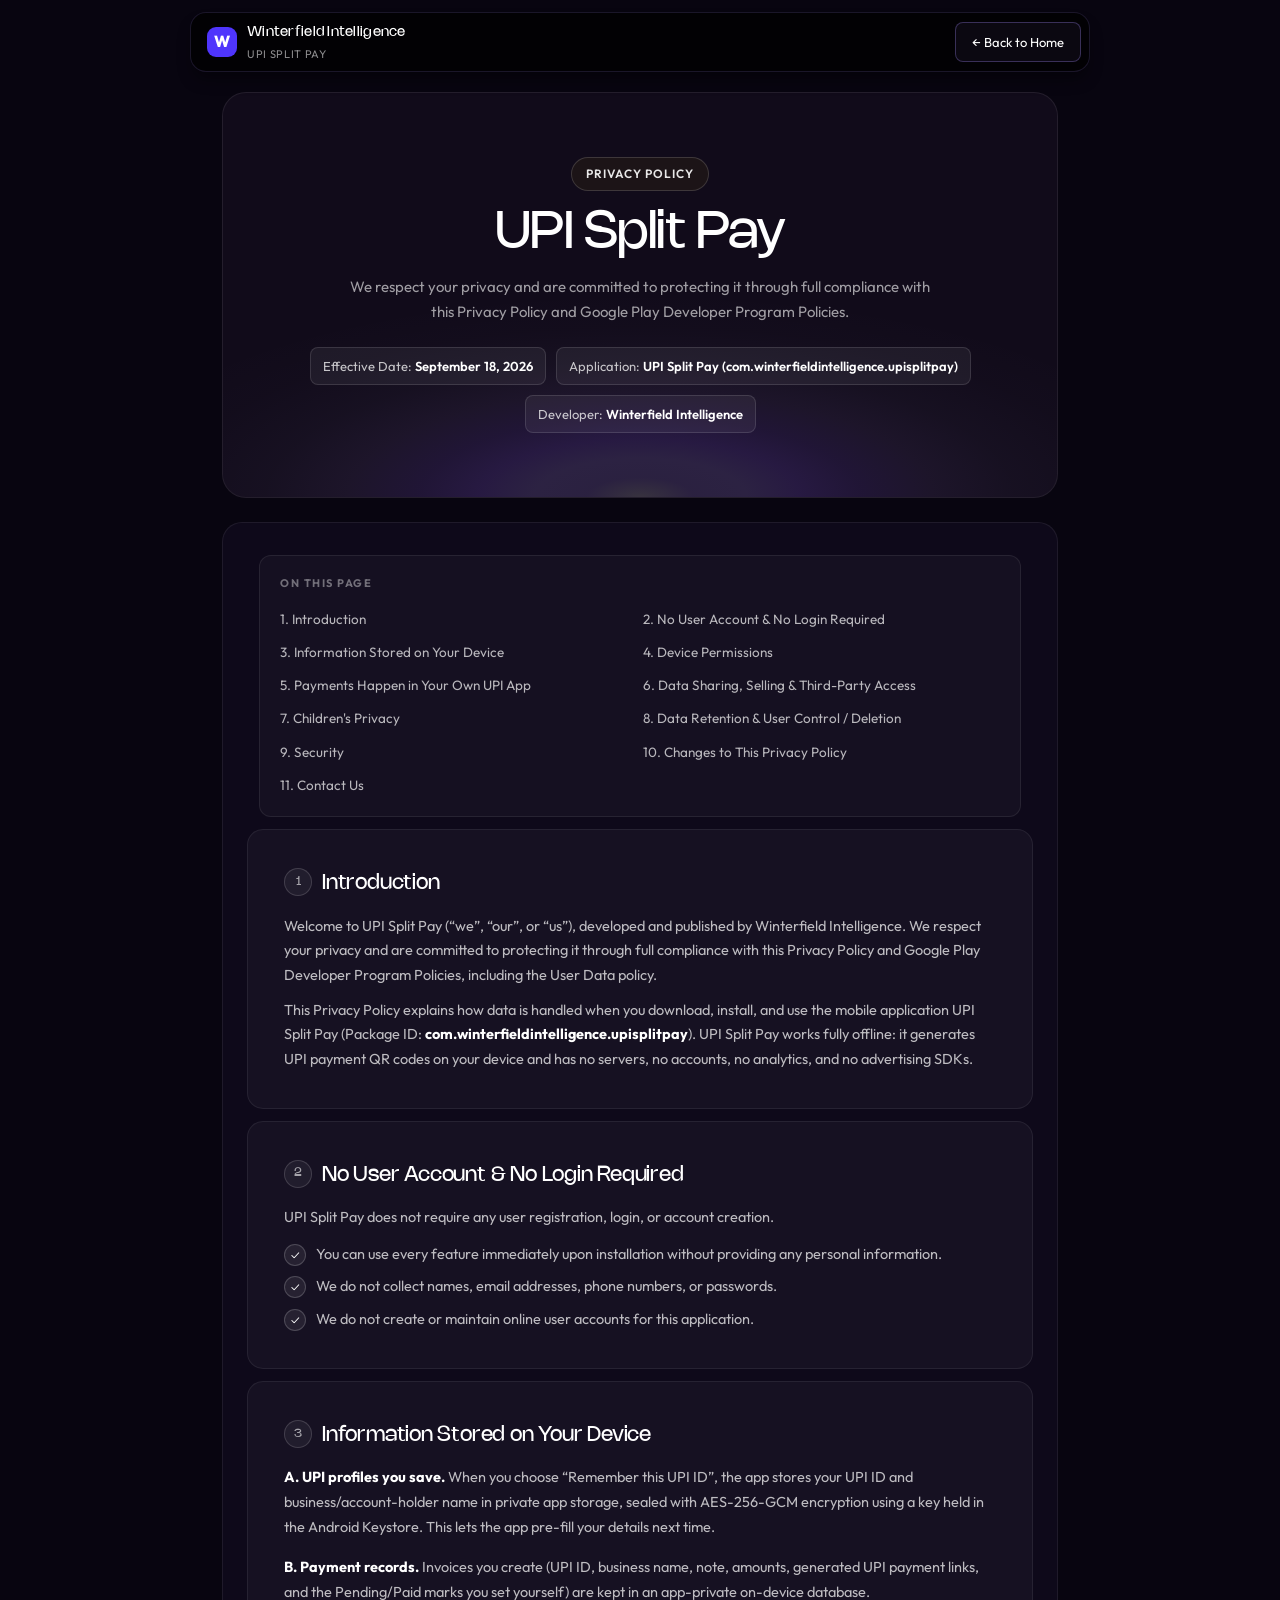
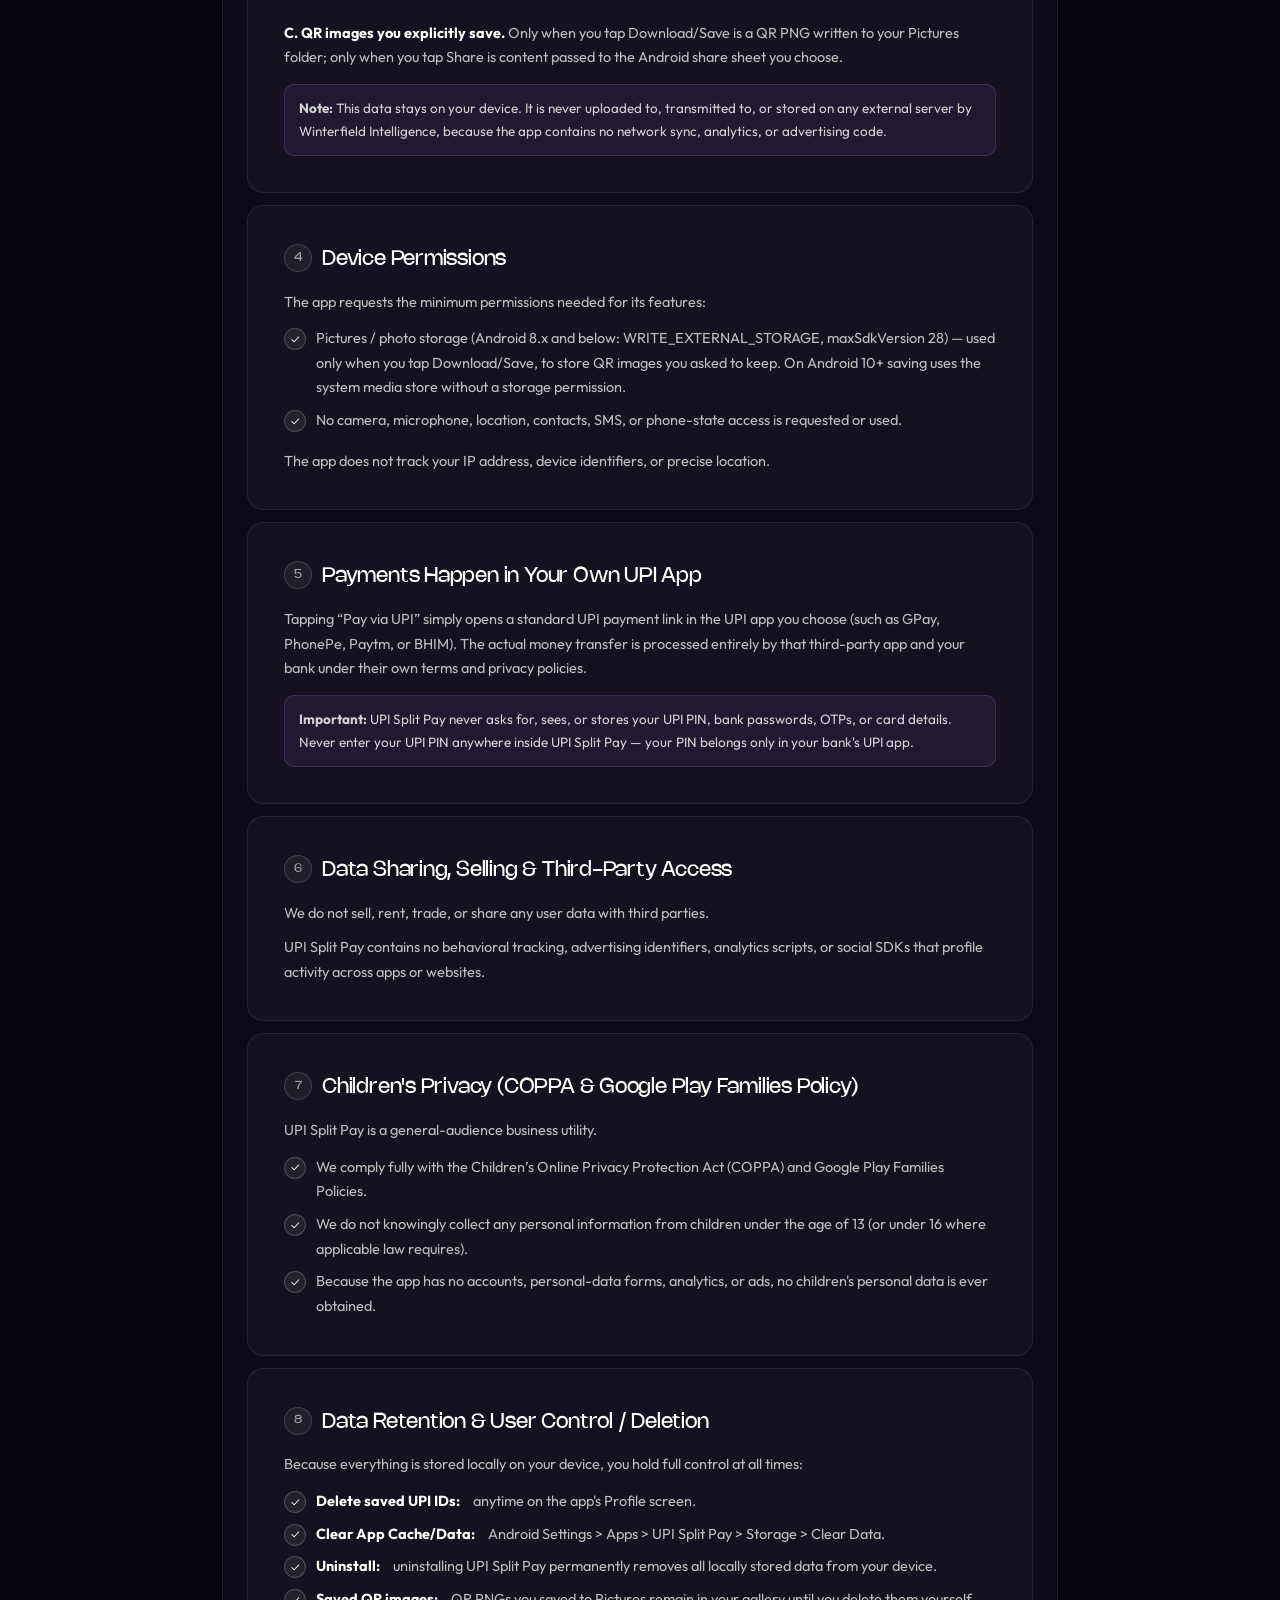
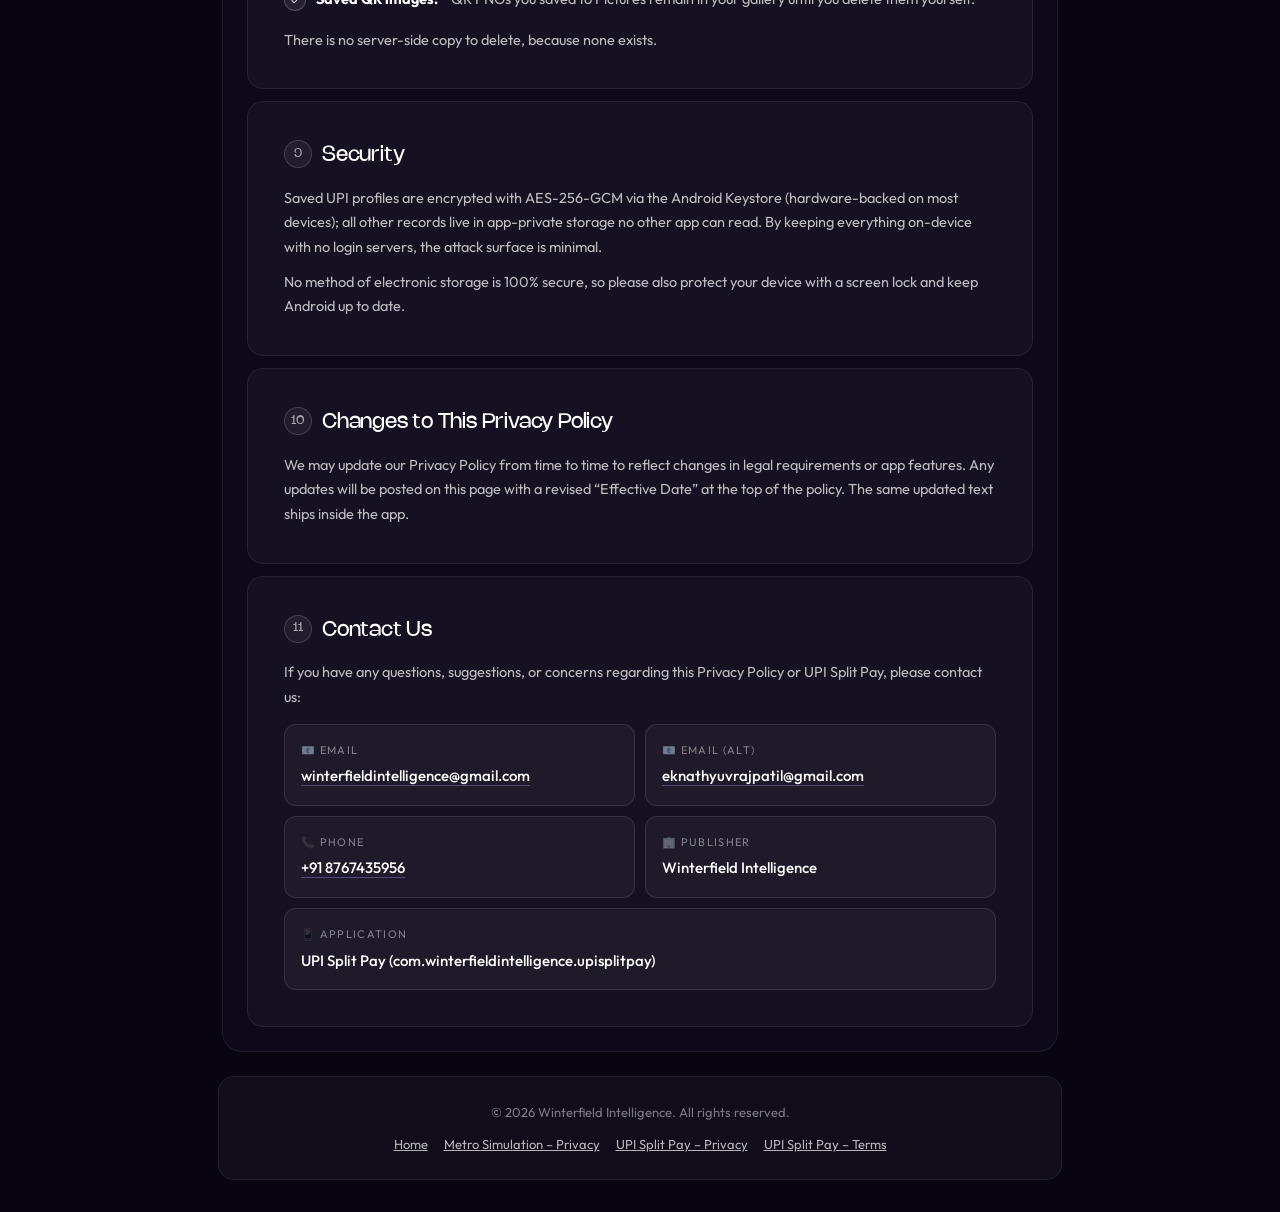
<file: upisplitpay-privacypolicy.html>
<!DOCTYPE html>
<html lang="en">
<head>
<meta charset="utf-8">
<meta name="viewport" content="width=device-width, initial-scale=1.0">
<meta name="theme-color" content="#080510">
<meta name="color-scheme" content="dark">
<title>Privacy Policy – UPI Split Pay | Winterfield Intelligence</title>
<meta name="description" content="Privacy Policy for UPI Split Pay (com.winterfieldintelligence.upisplitpay) by Winterfield Intelligence. Effective September 18, 2026.">
<link rel="icon" href="data:image/svg+xml,<svg xmlns='http://www.w3.org/2000/svg' viewBox='0 0 100 100'><rect width='100' height='100' rx='22' fill='%234F35FC'/><path d='M28 32 L42 68 L50 50 L58 68 L72 32' stroke='white' stroke-width='8' fill='none' stroke-linecap='round' stroke-linejoin='round'/></svg>">
<style>
@font-face{font-family:Nohemi;src:url(fonts/Nohemi-Regular.ttf)format("truetype");font-weight:400;font-display:swap}
@font-face{font-family:Outfit;src:url(fonts/Outfit-Variable.ttf)format("truetype");font-weight:100 900;font-display:swap}
*{box-sizing:border-box;margin:0;padding:0}
body{font-family:Outfit,system-ui,-apple-system,Segoe UI,Roboto,sans-serif;background:#080510;color:#fff;min-height:100vh;line-height:1.7;-webkit-font-smoothing:antialiased}
a{color:inherit}
.wrap{max-width:900px;margin:0 auto;padding:0 20px}
.topbar{position:sticky;top:12px;z-index:50;display:flex;justify-content:center;padding:0 12px}
.nav{pointer-events:auto;backdrop-filter:blur(12px);background:rgba(0,0,0,.7);border:1px solid rgba(167,139,250,.15);border-radius:16px;display:flex;align-items:center;gap:16px;height:60px;padding:0 8px 0 16px;box-shadow:0 10px 15px -3px rgba(0,0,0,.4);width:100%;max-width:900px;justify-content:space-between}
.brand{display:flex;align-items:center;gap:10px;font-family:Nohemi,sans-serif;font-size:14px;letter-spacing:.02em;text-decoration:none}
.brand img{height:28px;width:auto}
.wmark{display:inline-flex;align-items:center;justify-content:center;width:30px;height:30px;border-radius:9px;background:#4F35FC;color:#fff;font-family:Outfit,sans-serif;font-weight:800;font-size:16px;flex-shrink:0}
.brand small{display:block;font-family:Outfit,sans-serif;font-size:11px;color:rgba(255,255,255,.55);font-weight:400;letter-spacing:.06em}
.nav a.home{font-size:13px;color:#fff;background:rgba(167,139,250,.05);border:1px solid rgba(167,139,250,.3);border-radius:8px;padding:8px 16px;text-decoration:none;transition:.3s}
.nav a.home:hover{background:rgba(167,139,250,.15)}
.hero{margin:28px 8px 0;background:#110b1a;border:1px solid rgba(255,255,255,.08);border-radius:24px;padding:48px 32px;position:relative;overflow:hidden;text-align:center}
.hero::before{content:"";position:absolute;inset:0;background:radial-gradient(80% 60% at 50% 100%,rgba(255,255,255,.9) 0%,rgba(167,139,250,.95) 8%,#a78bfa 16%,#8b5cf6 24%,rgba(139,92,246,.7) 33%,rgba(183,148,246,.4) 44%,rgba(196,181,253,.18) 56%,rgba(196,181,253,.06) 70%,transparent 85%);opacity:.18;pointer-events:none}
.badge{display:inline-block;font-size:12px;font-weight:600;letter-spacing:.08em;text-transform:uppercase;color:rgba(255,255,255,.9);background:rgba(40,30,20,.5);border:1px solid rgba(255,255,255,.15);border-radius:999px;padding:6px 14px;margin-bottom:16px;position:relative}
h1{font-family:Nohemi,sans-serif;font-size:clamp(32px,5vw,52px);font-weight:400;letter-spacing:-.02em;line-height:1.05;margin-bottom:12px;position:relative}
.sub{color:rgba(255,255,255,.6);font-size:15px;max-width:600px;margin:0 auto;position:relative}
.meta{display:flex;flex-wrap:wrap;gap:10px;justify-content:center;margin-top:22px;position:relative}
.meta span{font-size:13px;color:rgba(255,255,255,.75);background:rgba(255,255,255,.06);border:1px solid rgba(255,255,255,.12);border-radius:8px;padding:7px 12px}
.meta strong{color:#fff;font-weight:600}
.doc{background:#0e091a;border:1px solid rgba(255,255,255,.07);border-radius:20px;margin:20px 8px 0;padding:12px}
@media(min-width:640px){.hero{margin:32px 12px 0;padding:64px 48px}.doc{margin:24px 12px 0}}
.card{background:#161122;border:1px solid rgba(255,255,255,.07);border-radius:16px;padding:28px 24px;margin:12px}
@media(min-width:640px){.card{padding:36px 36px}}
.card h2{font-family:Nohemi,sans-serif;font-size:21px;font-weight:400;letter-spacing:-.01em;margin-bottom:12px;display:flex;gap:10px;align-items:flex-start}
.card h2 .n{flex-shrink:0;font-size:12px;color:rgba(255,255,255,.6);border:1px solid rgba(255,255,255,.15);background:rgba(255,255,255,.05);border-radius:50%;width:28px;height:28px;display:inline-flex;align-items:center;justify-content:center;margin-top:2px}
.card p,.card li{color:rgba(255,255,255,.72);font-size:14.5px}
.card p+p{margin-top:10px}
.card ul{list-style:none;margin-top:12px;display:flex;flex-direction:column;gap:8px}
.card ul li{display:flex;gap:10px;align-items:flex-start}
.card ul li::before{content:"✓";flex-shrink:0;color:#fff;background:rgba(255,255,255,.07);border:1px solid rgba(255,255,255,.18);border-radius:50%;width:20px;height:20px;font-size:11px;display:inline-flex;align-items:center;justify-content:center;margin-top:2px}
.note{background:rgba(167,139,250,.07);border:1px solid rgba(167,139,250,.2);border-radius:10px;padding:12px 14px;margin-top:14px;font-size:13.5px;color:rgba(255,255,255,.8)}
.toc{padding:8px 12px 0}
.toc-inner{background:rgba(255,255,255,.03);border:1px solid rgba(255,255,255,.08);border-radius:12px;padding:18px 20px;margin:12px}
.toc-inner h3{font-size:11px;text-transform:uppercase;letter-spacing:.14em;color:rgba(255,255,255,.4);margin-bottom:12px}
.toc-inner ol{list-style:none;display:grid;gap:6px}
@media(min-width:640px){.toc-inner ol{grid-template-columns:1fr 1fr}}
.toc-inner a{font-size:13.5px;color:rgba(255,255,255,.7);text-decoration:none}
.toc-inner a:hover{color:#fff}
.contact-grid{display:grid;gap:10px;margin-top:14px}
@media(min-width:640px){.contact-grid{grid-template-columns:1fr 1fr}}
.contact{background:rgba(255,255,255,.04);border:1px solid rgba(255,255,255,.1);border-radius:12px;padding:16px}
.contact .label{font-size:11px;text-transform:uppercase;letter-spacing:.12em;color:rgba(255,255,255,.45);margin-bottom:4px}
.contact .val{font-size:15px;font-weight:500;word-break:break-all}
.contact .val a{color:#fff;text-decoration:none;border-bottom:1px solid rgba(167,139,250,.4)}
.contact .val a:hover{border-color:#fff}
.footer{padding:24px 8px 32px;text-align:center}
.footer-inner{border:1px solid rgba(255,255,255,.07);background:#110b1a;border-radius:16px;padding:24px;font-size:13px;color:rgba(255,255,255,.45)}
.footer-inner a{color:rgba(255,255,255,.7)}
.footer-links{display:flex;gap:16px;justify-content:center;flex-wrap:wrap;margin-top:10px}
</style>
</head>
<body>
<div class="topbar">
  <nav class="nav">
    <a class="brand" href="index.html"><span class="wmark">W</span><span>Winterfield Intelligence<small>UPI SPLIT PAY</small></span></a>
    <a class="home" href="index.html">← Back to Home</a>
  </nav>
</div>

<div class="wrap">
  <header class="hero">
    <div class="badge">Privacy Policy</div>
    <h1>UPI Split Pay</h1>
    <p class="sub">We respect your privacy and are committed to protecting it through full compliance with this Privacy Policy and Google Play Developer Program Policies.</p>
    <div class="meta">
      <span>Effective Date: <strong>September 18, 2026</strong></span>
      <span>Application: <strong>UPI Split Pay (com.winterfieldintelligence.upisplitpay)</strong></span>
      <span>Developer: <strong>Winterfield Intelligence</strong></span>
    </div>
  </header>

  <div class="doc">
    <div class="toc">
      <div class="toc-inner">
        <h3>On this page</h3>
        <ol>
          <li><a href="#introduction">1. Introduction</a></li>
          <li><a href="#account">2. No User Account &amp; No Login Required</a></li>
          <li><a href="#collection">3. Information Stored on Your Device</a></li>
          <li><a href="#permissions">4. Device Permissions</a></li>
          <li><a href="#payments">5. Payments Happen in Your Own UPI App</a></li>
          <li><a href="#sharing">6. Data Sharing, Selling &amp; Third-Party Access</a></li>
          <li><a href="#children">7. Children's Privacy</a></li>
          <li><a href="#retention">8. Data Retention &amp; User Control / Deletion</a></li>
          <li><a href="#security">9. Security</a></li>
          <li><a href="#changes">10. Changes to This Privacy Policy</a></li>
          <li><a href="#contact">11. Contact Us</a></li>
        </ol>
      </div>
    </div>

    <section class="card" id="introduction">
      <h2><span class="n">1</span> Introduction</h2>
      <p>Welcome to UPI Split Pay (“we”, “our”, or “us”), developed and published by Winterfield Intelligence. We respect your privacy and are committed to protecting it through full compliance with this Privacy Policy and Google Play Developer Program Policies, including the User Data policy.</p>
      <p>This Privacy Policy explains how data is handled when you download, install, and use the mobile application UPI Split Pay (Package ID: <strong style="color:#fff">com.winterfieldintelligence.upisplitpay</strong>). UPI Split Pay works fully offline: it generates UPI payment QR codes on your device and has no servers, no accounts, no analytics, and no advertising SDKs.</p>
    </section>

    <section class="card" id="account">
      <h2><span class="n">2</span> No User Account &amp; No Login Required</h2>
      <p>UPI Split Pay does not require any user registration, login, or account creation.</p>
      <ul>
        <li>You can use every feature immediately upon installation without providing any personal information.</li>
        <li>We do not collect names, email addresses, phone numbers, or passwords.</li>
        <li>We do not create or maintain online user accounts for this application.</li>
      </ul>
    </section>

    <section class="card" id="collection">
      <h2><span class="n">3</span> Information Stored on Your Device</h2>
      <p><strong style="color:#fff">A. UPI profiles you save.</strong> When you choose “Remember this UPI ID”, the app stores your UPI ID and business/account-holder name in private app storage, sealed with AES-256-GCM encryption using a key held in the Android Keystore. This lets the app pre-fill your details next time.</p>
      <p style="margin-top:16px"><strong style="color:#fff">B. Payment records.</strong> Invoices you create (UPI ID, business name, note, amounts, generated UPI payment links, and the Pending/Paid marks you set yourself) are kept in an app-private on-device database.</p>
      <p style="margin-top:16px"><strong style="color:#fff">C. QR images you explicitly save.</strong> Only when you tap Download/Save is a QR PNG written to your Pictures folder; only when you tap Share is content passed to the Android share sheet you choose.</p>
      <div class="note"><strong>Note:</strong> This data stays on your device. It is never uploaded to, transmitted to, or stored on any external server by Winterfield Intelligence, because the app contains no network sync, analytics, or advertising code.</div>
    </section>

    <section class="card" id="permissions">
      <h2><span class="n">4</span> Device Permissions</h2>
      <p>The app requests the minimum permissions needed for its features:</p>
      <ul>
        <li>Pictures / photo storage (Android 8.x and below: WRITE_EXTERNAL_STORAGE, maxSdkVersion 28) — used only when you tap Download/Save, to store QR images you asked to keep. On Android 10+ saving uses the system media store without a storage permission.</li>
        <li>No camera, microphone, location, contacts, SMS, or phone-state access is requested or used.</li>
      </ul>
      <p style="margin-top:16px">The app does not track your IP address, device identifiers, or precise location.</p>
    </section>

    <section class="card" id="payments">
      <h2><span class="n">5</span> Payments Happen in Your Own UPI App</h2>
      <p>Tapping “Pay via UPI” simply opens a standard UPI payment link in the UPI app you choose (such as GPay, PhonePe, Paytm, or BHIM). The actual money transfer is processed entirely by that third-party app and your bank under their own terms and privacy policies.</p>
      <div class="note"><strong>Important:</strong> UPI Split Pay never asks for, sees, or stores your UPI PIN, bank passwords, OTPs, or card details. Never enter your UPI PIN anywhere inside UPI Split Pay — your PIN belongs only in your bank's UPI app.</div>
    </section>

    <section class="card" id="sharing">
      <h2><span class="n">6</span> Data Sharing, Selling &amp; Third-Party Access</h2>
      <p>We do not sell, rent, trade, or share any user data with third parties.</p>
      <p>UPI Split Pay contains no behavioral tracking, advertising identifiers, analytics scripts, or social SDKs that profile activity across apps or websites.</p>
    </section>

    <section class="card" id="children">
      <h2><span class="n">7</span> Children's Privacy (COPPA &amp; Google Play Families Policy)</h2>
      <p>UPI Split Pay is a general-audience business utility.</p>
      <ul>
        <li>We comply fully with the Children’s Online Privacy Protection Act (COPPA) and Google Play Families Policies.</li>
        <li>We do not knowingly collect any personal information from children under the age of 13 (or under 16 where applicable law requires).</li>
        <li>Because the app has no accounts, personal-data forms, analytics, or ads, no children's personal data is ever obtained.</li>
      </ul>
    </section>

    <section class="card" id="retention">
      <h2><span class="n">8</span> Data Retention &amp; User Control / Deletion</h2>
      <p>Because everything is stored locally on your device, you hold full control at all times:</p>
      <ul>
        <li><strong style="color:#fff">Delete saved UPI IDs:</strong>&nbsp;anytime on the app's Profile screen.</li>
        <li><strong style="color:#fff">Clear App Cache/Data:</strong>&nbsp;Android Settings &gt; Apps &gt; UPI Split Pay &gt; Storage &gt; Clear Data.</li>
        <li><strong style="color:#fff">Uninstall:</strong>&nbsp;uninstalling UPI Split Pay permanently removes all locally stored data from your device.</li>
        <li><strong style="color:#fff">Saved QR images:</strong>&nbsp;QR PNGs you saved to Pictures remain in your gallery until you delete them yourself.</li>
      </ul>
      <p style="margin-top:16px">There is no server-side copy to delete, because none exists.</p>
    </section>

    <section class="card" id="security">
      <h2><span class="n">9</span> Security</h2>
      <p>Saved UPI profiles are encrypted with AES-256-GCM via the Android Keystore (hardware-backed on most devices); all other records live in app-private storage no other app can read. By keeping everything on-device with no login servers, the attack surface is minimal.</p>
      <p>No method of electronic storage is 100% secure, so please also protect your device with a screen lock and keep Android up to date.</p>
    </section>

    <section class="card" id="changes">
      <h2><span class="n">10</span> Changes to This Privacy Policy</h2>
      <p>We may update our Privacy Policy from time to time to reflect changes in legal requirements or app features. Any updates will be posted on this page with a revised “Effective Date” at the top of the policy. The same updated text ships inside the app.</p>
    </section>

    <section class="card" id="contact">
      <h2><span class="n">11</span> Contact Us</h2>
      <p>If you have any questions, suggestions, or concerns regarding this Privacy Policy or UPI Split Pay, please contact us:</p>
      <div class="contact-grid">
        <div class="contact"><div class="label">📧 Email</div><div class="val"><a href="mailto:winterfieldintelligence@gmail.com">winterfieldintelligence@gmail.com</a></div></div>
        <div class="contact"><div class="label">📧 Email (Alt)</div><div class="val"><a href="mailto:eknathyuvrajpatil@gmail.com">eknathyuvrajpatil@gmail.com</a></div></div>
        <div class="contact"><div class="label">📞 Phone</div><div class="val"><a href="tel:+918767435956">+91 8767435956</a></div></div>
        <div class="contact"><div class="label">🏢 Publisher</div><div class="val">Winterfield Intelligence</div></div>
      </div>
      <div class="contact" style="margin-top:10px"><div class="label">📱 Application</div><div class="val">UPI Split Pay (com.winterfieldintelligence.upisplitpay)</div></div>
    </section>
  </div>

  <footer class="footer">
    <div class="footer-inner">
      <div>© 2026 Winterfield Intelligence. All rights reserved.</div>
      <div class="footer-links">
        <a href="index.html">Home</a>
        <a href="minimetrosimulation-privacypolicy.html">Metro Simulation – Privacy</a>
        <a href="upisplitpay-privacypolicy.html">UPI Split Pay – Privacy</a>
        <a href="upisplitpay-termsofuse.html">UPI Split Pay – Terms</a>
      </div>
    </div>
  </footer>
</div>
</body>
</html>
</file>
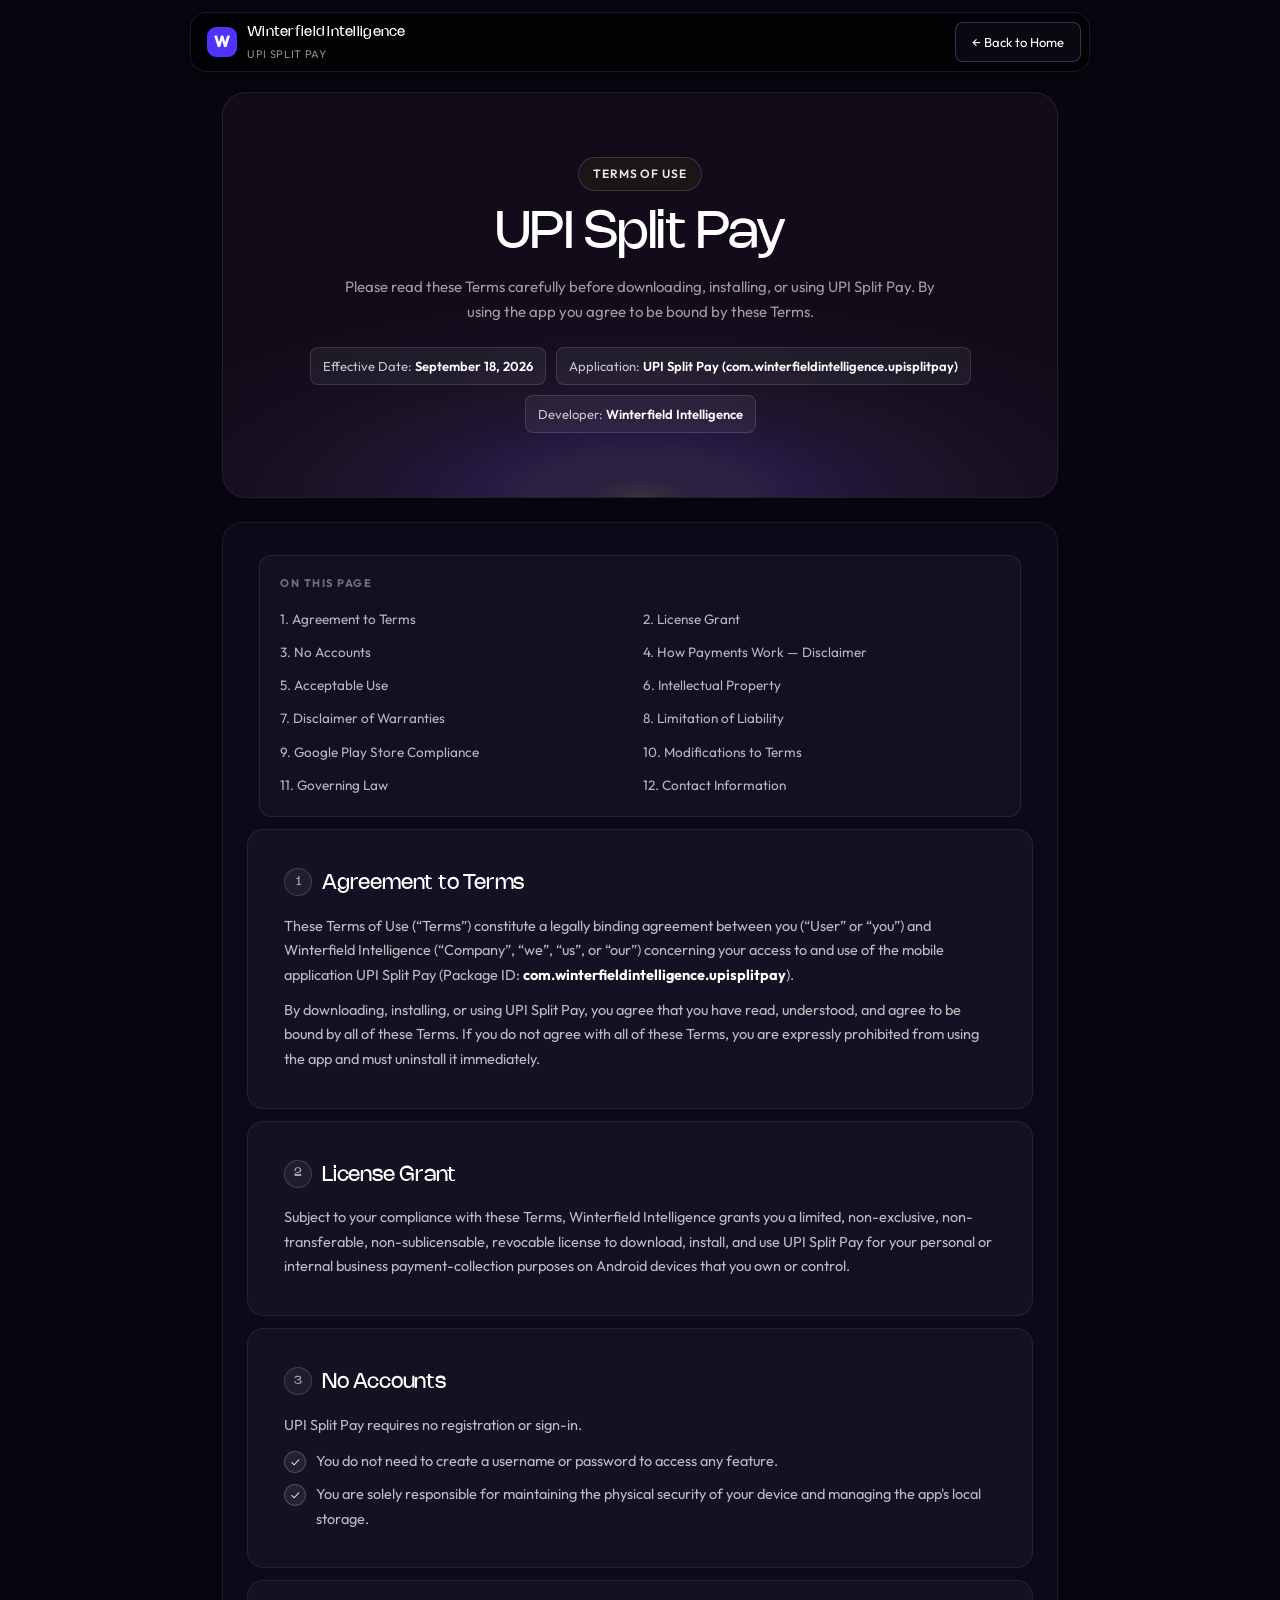
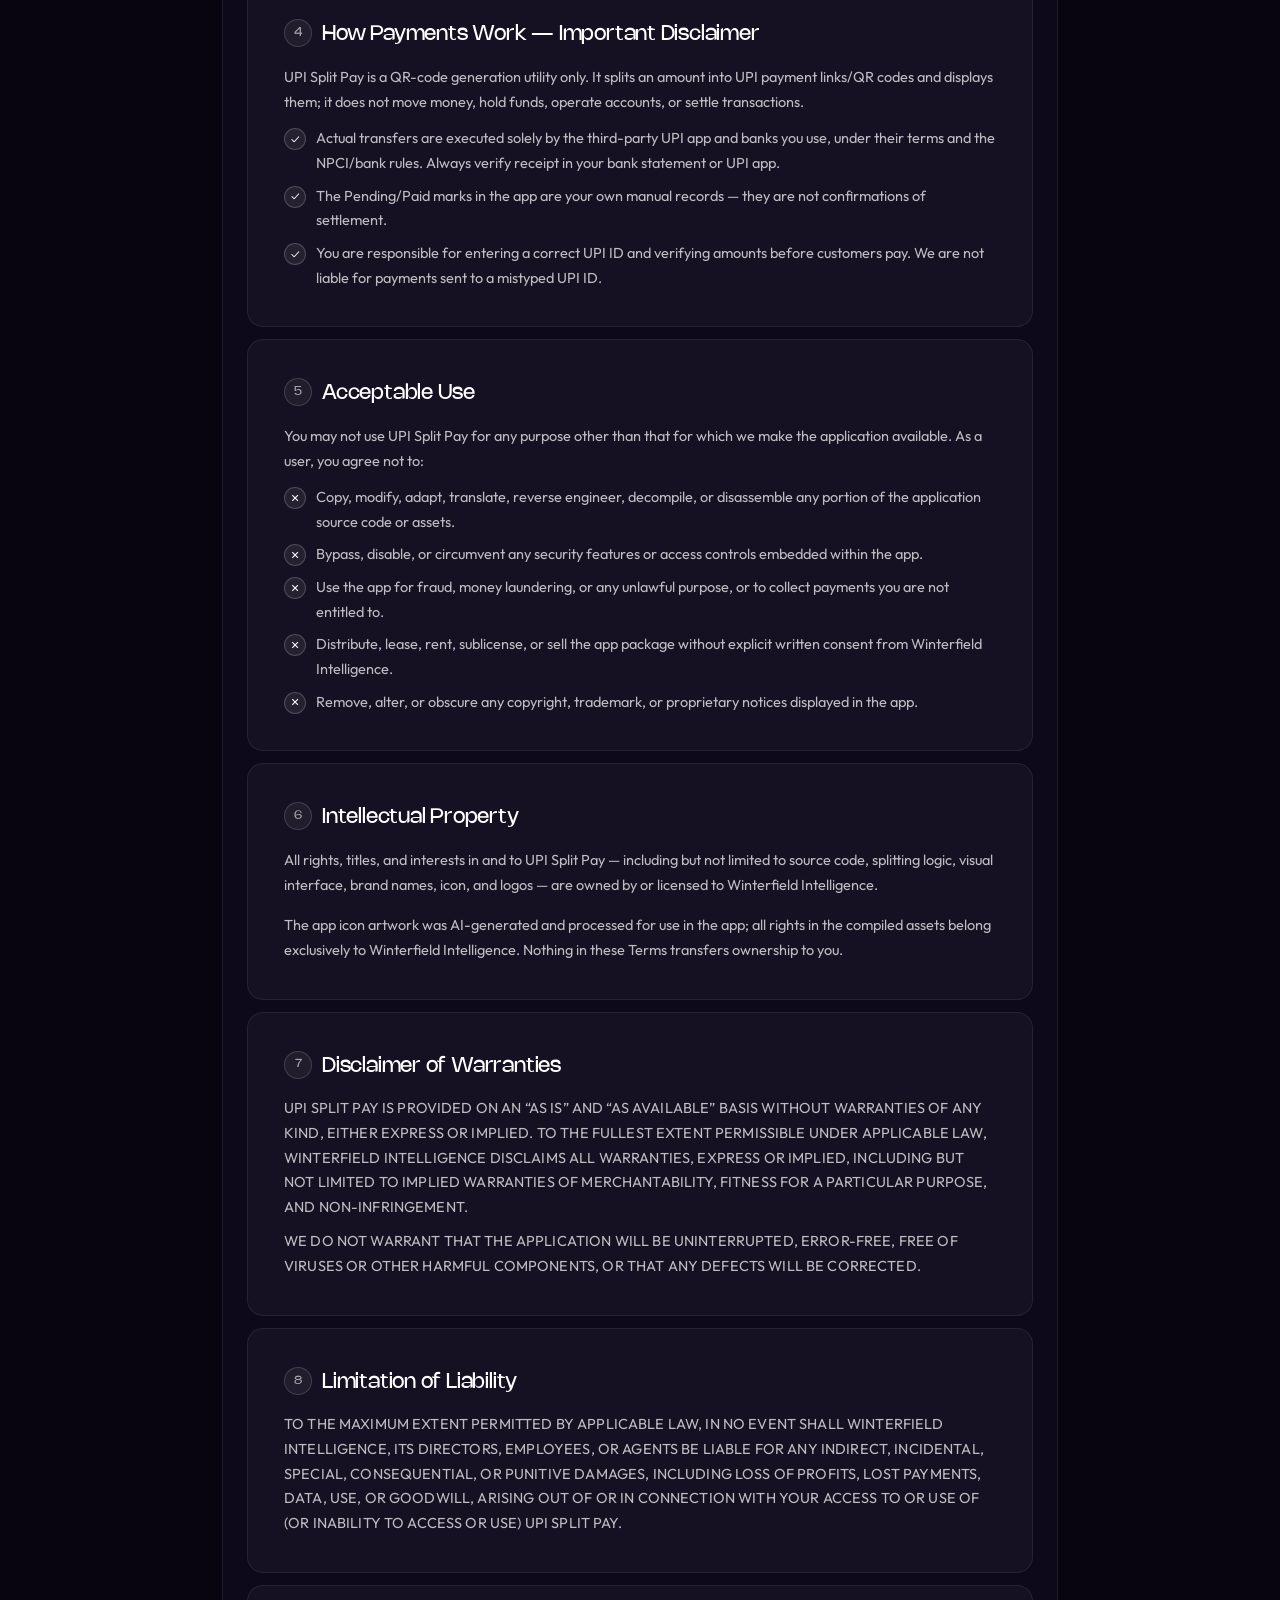
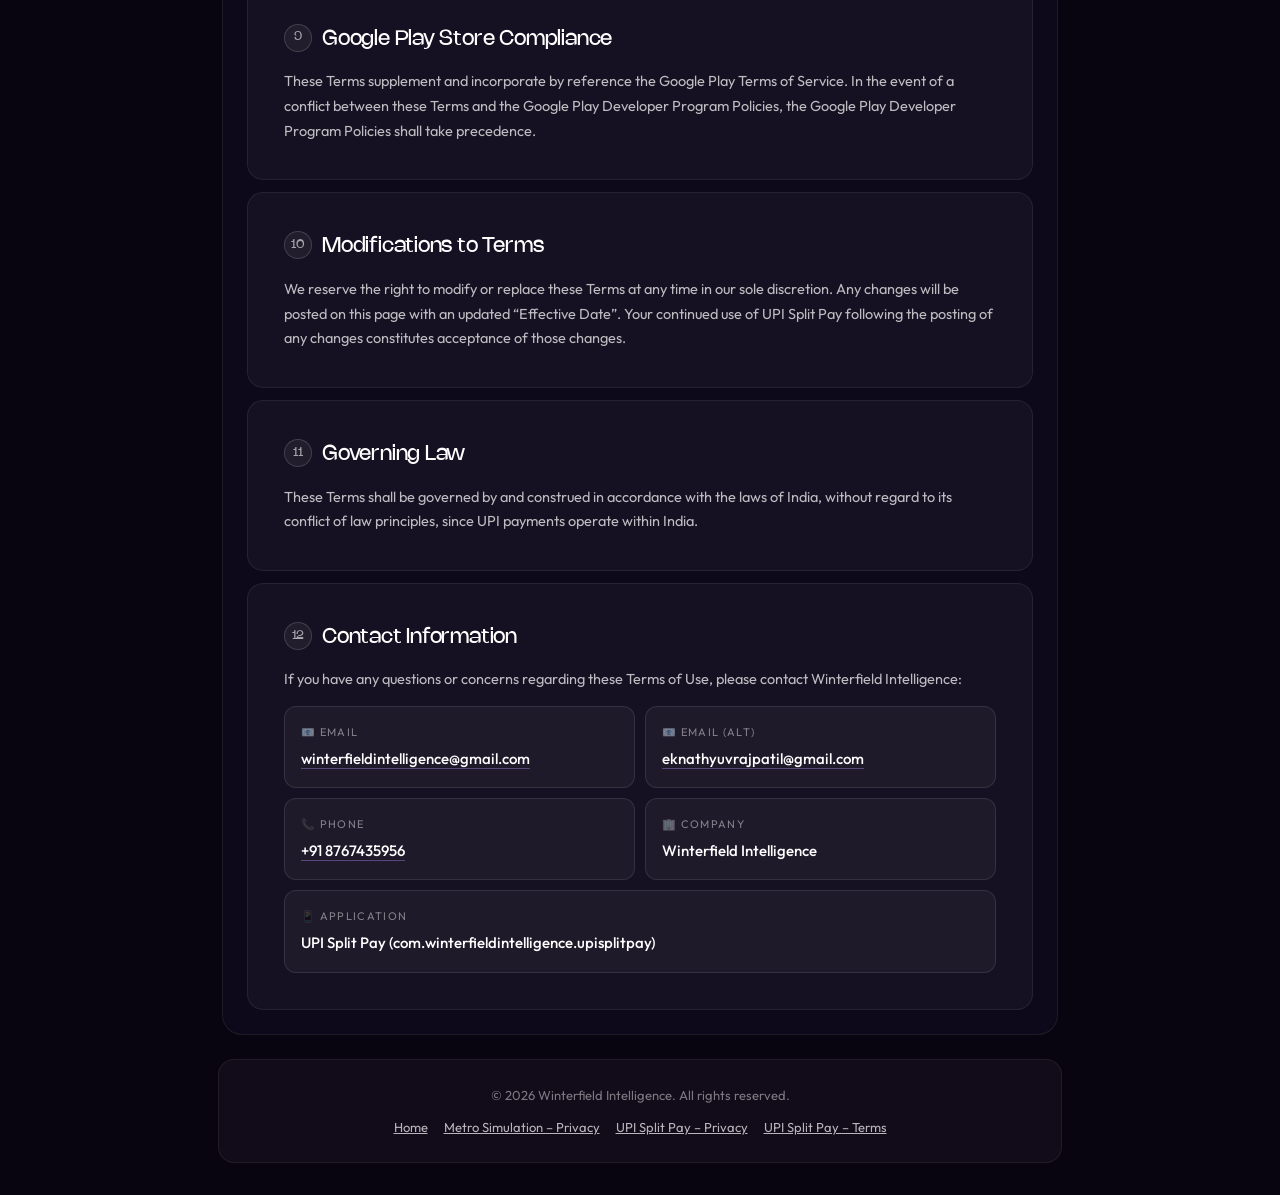
<file: upisplitpay-termsofuse.html>
<!DOCTYPE html>
<html lang="en">
<head>
<meta charset="utf-8">
<meta name="viewport" content="width=device-width, initial-scale=1.0">
<meta name="theme-color" content="#080510">
<meta name="color-scheme" content="dark">
<title>Terms of Use – UPI Split Pay | Winterfield Intelligence</title>
<meta name="description" content="Terms of Use for UPI Split Pay (com.winterfieldintelligence.upisplitpay) by Winterfield Intelligence. Effective September 18, 2026.">
<link rel="icon" href="data:image/svg+xml,<svg xmlns='http://www.w3.org/2000/svg' viewBox='0 0 100 100'><rect width='100' height='100' rx='22' fill='%234F35FC'/><path d='M28 32 L42 68 L50 50 L58 68 L72 32' stroke='white' stroke-width='8' fill='none' stroke-linecap='round' stroke-linejoin='round'/></svg>">
<style>
@font-face{font-family:Nohemi;src:url(fonts/Nohemi-Regular.ttf)format("truetype");font-weight:400;font-display:swap}
@font-face{font-family:Outfit;src:url(fonts/Outfit-Variable.ttf)format("truetype");font-weight:100 900;font-display:swap}
*{box-sizing:border-box;margin:0;padding:0}
body{font-family:Outfit,system-ui,-apple-system,Segoe UI,Roboto,sans-serif;background:#080510;color:#fff;min-height:100vh;line-height:1.7;-webkit-font-smoothing:antialiased}
a{color:inherit}
.wrap{max-width:900px;margin:0 auto;padding:0 20px}
.topbar{position:sticky;top:12px;z-index:50;display:flex;justify-content:center;padding:0 12px}
.nav{pointer-events:auto;backdrop-filter:blur(12px);background:rgba(0,0,0,.7);border:1px solid rgba(167,139,250,.15);border-radius:16px;display:flex;align-items:center;gap:16px;height:60px;padding:0 8px 0 16px;box-shadow:0 10px 15px -3px rgba(0,0,0,.4);width:100%;max-width:900px;justify-content:space-between}
.brand{display:flex;align-items:center;gap:10px;font-family:Nohemi,sans-serif;font-size:14px;letter-spacing:.02em;text-decoration:none}
.brand img{height:28px;width:auto}
.wmark{display:inline-flex;align-items:center;justify-content:center;width:30px;height:30px;border-radius:9px;background:#4F35FC;color:#fff;font-family:Outfit,sans-serif;font-weight:800;font-size:16px;flex-shrink:0}
.brand small{display:block;font-family:Outfit,sans-serif;font-size:11px;color:rgba(255,255,255,.55);font-weight:400;letter-spacing:.06em}
.nav a.home{font-size:13px;color:#fff;background:rgba(167,139,250,.05);border:1px solid rgba(167,139,250,.3);border-radius:8px;padding:8px 16px;text-decoration:none;transition:.3s}
.nav a.home:hover{background:rgba(167,139,250,.15)}
.hero{margin:28px 8px 0;background:#110b1a;border:1px solid rgba(255,255,255,.08);border-radius:24px;padding:48px 32px;position:relative;overflow:hidden;text-align:center}
.hero::before{content:"";position:absolute;inset:0;background:radial-gradient(80% 60% at 50% 100%,rgba(255,255,255,.9) 0%,rgba(167,139,250,.95) 8%,#a78bfa 16%,#8b5cf6 24%,rgba(139,92,246,.7) 33%,rgba(183,148,246,.4) 44%,rgba(196,181,253,.18) 56%,rgba(196,181,253,.06) 70%,transparent 85%);opacity:.18;pointer-events:none}
.badge{display:inline-block;font-size:12px;font-weight:600;letter-spacing:.08em;text-transform:uppercase;color:rgba(255,255,255,.9);background:rgba(40,30,20,.5);border:1px solid rgba(255,255,255,.15);border-radius:999px;padding:6px 14px;margin-bottom:16px;position:relative}
h1{font-family:Nohemi,sans-serif;font-size:clamp(32px,5vw,52px);font-weight:400;letter-spacing:-.02em;line-height:1.05;margin-bottom:12px;position:relative}
.sub{color:rgba(255,255,255,.6);font-size:15px;max-width:600px;margin:0 auto;position:relative}
.meta{display:flex;flex-wrap:wrap;gap:10px;justify-content:center;margin-top:22px;position:relative}
.meta span{font-size:13px;color:rgba(255,255,255,.75);background:rgba(255,255,255,.06);border:1px solid rgba(255,255,255,.12);border-radius:8px;padding:7px 12px}
.meta strong{color:#fff;font-weight:600}
.doc{background:#0e091a;border:1px solid rgba(255,255,255,.07);border-radius:20px;margin:20px 8px 0;padding:12px}
@media(min-width:640px){.hero{margin:32px 12px 0;padding:64px 48px}.doc{margin:24px 12px 0}}
.card{background:#161122;border:1px solid rgba(255,255,255,.07);border-radius:16px;padding:28px 24px;margin:12px}
@media(min-width:640px){.card{padding:36px 36px}}
.card h2{font-family:Nohemi,sans-serif;font-size:21px;font-weight:400;letter-spacing:-.01em;margin-bottom:12px;display:flex;gap:10px;align-items:flex-start}
.card h2 .n{flex-shrink:0;font-size:12px;color:rgba(255,255,255,.6);border:1px solid rgba(255,255,255,.15);background:rgba(255,255,255,.05);border-radius:50%;width:28px;height:28px;display:inline-flex;align-items:center;justify-content:center;margin-top:2px}
.card p,.card li{color:rgba(255,255,255,.72);font-size:14.5px}
.card p+p{margin-top:10px}
.card ul{list-style:none;margin-top:12px;display:flex;flex-direction:column;gap:8px}
.card ul li{display:flex;gap:10px;align-items:flex-start}
.card ul li::before{content:"✓";flex-shrink:0;color:#fff;background:rgba(255,255,255,.07);border:1px solid rgba(255,255,255,.18);border-radius:50%;width:20px;height:20px;font-size:11px;display:inline-flex;align-items:center;justify-content:center;margin-top:2px}
.card ul.prohibited li::before{content:"✕"}
.note{background:rgba(167,139,250,.07);border:1px solid rgba(167,139,250,.2);border-radius:10px;padding:12px 14px;margin-top:14px;font-size:13.5px;color:rgba(255,255,255,.8)}
.allcaps{font-size:13.5px;letter-spacing:.01em}
.toc{padding:8px 12px 0}
.toc-inner{background:rgba(255,255,255,.03);border:1px solid rgba(255,255,255,.08);border-radius:12px;padding:18px 20px;margin:12px}
.toc-inner h3{font-size:11px;text-transform:uppercase;letter-spacing:.14em;color:rgba(255,255,255,.4);margin-bottom:12px}
.toc-inner ol{list-style:none;display:grid;gap:6px}
@media(min-width:640px){.toc-inner ol{grid-template-columns:1fr 1fr}}
.toc-inner a{font-size:13.5px;color:rgba(255,255,255,.7);text-decoration:none}
.toc-inner a:hover{color:#fff}
.contact-grid{display:grid;gap:10px;margin-top:14px}
@media(min-width:640px){.contact-grid{grid-template-columns:1fr 1fr}}
.contact{background:rgba(255,255,255,.04);border:1px solid rgba(255,255,255,.1);border-radius:12px;padding:16px}
.contact .label{font-size:11px;text-transform:uppercase;letter-spacing:.12em;color:rgba(255,255,255,.45);margin-bottom:4px}
.contact .val{font-size:15px;font-weight:500;word-break:break-all}
.contact .val a{color:#fff;text-decoration:none;border-bottom:1px solid rgba(167,139,250,.4)}
.contact .val a:hover{border-color:#fff}
.footer{padding:24px 8px 32px;text-align:center}
.footer-inner{border:1px solid rgba(255,255,255,.07);background:#110b1a;border-radius:16px;padding:24px;font-size:13px;color:rgba(255,255,255,.45)}
.footer-inner a{color:rgba(255,255,255,.7)}
.footer-links{display:flex;gap:16px;justify-content:center;flex-wrap:wrap;margin-top:10px}
</style>
</head>
<body>
<div class="topbar">
  <nav class="nav">
    <a class="brand" href="index.html"><span class="wmark">W</span><span>Winterfield Intelligence<small>UPI SPLIT PAY</small></span></a>
    <a class="home" href="index.html">← Back to Home</a>
  </nav>
</div>

<div class="wrap">
  <header class="hero">
    <div class="badge">Terms of Use</div>
    <h1>UPI Split Pay</h1>
    <p class="sub">Please read these Terms carefully before downloading, installing, or using UPI Split Pay. By using the app you agree to be bound by these Terms.</p>
    <div class="meta">
      <span>Effective Date: <strong>September 18, 2026</strong></span>
      <span>Application: <strong>UPI Split Pay (com.winterfieldintelligence.upisplitpay)</strong></span>
      <span>Developer: <strong>Winterfield Intelligence</strong></span>
    </div>
  </header>

  <div class="doc">
    <div class="toc">
      <div class="toc-inner">
        <h3>On this page</h3>
        <ol>
          <li><a href="#agreement">1. Agreement to Terms</a></li>
          <li><a href="#license">2. License Grant</a></li>
          <li><a href="#account">3. No Accounts</a></li>
          <li><a href="#payments">4. How Payments Work — Disclaimer</a></li>
          <li><a href="#acceptable">5. Acceptable Use</a></li>
          <li><a href="#ip">6. Intellectual Property</a></li>
          <li><a href="#warranty">7. Disclaimer of Warranties</a></li>
          <li><a href="#liability">8. Limitation of Liability</a></li>
          <li><a href="#googleplay">9. Google Play Store Compliance</a></li>
          <li><a href="#mods">10. Modifications to Terms</a></li>
          <li><a href="#law">11. Governing Law</a></li>
          <li><a href="#contact">12. Contact Information</a></li>
        </ol>
      </div>
    </div>

    <section class="card" id="agreement">
      <h2><span class="n">1</span> Agreement to Terms</h2>
      <p>These Terms of Use (“Terms”) constitute a legally binding agreement between you (“User” or “you”) and Winterfield Intelligence (“Company”, “we”, “us”, or “our”) concerning your access to and use of the mobile application UPI Split Pay (Package ID: <strong style="color:#fff">com.winterfieldintelligence.upisplitpay</strong>).</p>
      <p>By downloading, installing, or using UPI Split Pay, you agree that you have read, understood, and agree to be bound by all of these Terms. If you do not agree with all of these Terms, you are expressly prohibited from using the app and must uninstall it immediately.</p>
    </section>

    <section class="card" id="license">
      <h2><span class="n">2</span> License Grant</h2>
      <p>Subject to your compliance with these Terms, Winterfield Intelligence grants you a limited, non-exclusive, non-transferable, non-sublicensable, revocable license to download, install, and use UPI Split Pay for your personal or internal business payment-collection purposes on Android devices that you own or control.</p>
    </section>

    <section class="card" id="account">
      <h2><span class="n">3</span> No Accounts</h2>
      <p>UPI Split Pay requires no registration or sign-in.</p>
      <ul>
        <li>You do not need to create a username or password to access any feature.</li>
        <li>You are solely responsible for maintaining the physical security of your device and managing the app's local storage.</li>
      </ul>
    </section>

    <section class="card" id="payments">
      <h2><span class="n">4</span> How Payments Work — Important Disclaimer</h2>
      <p>UPI Split Pay is a QR-code generation utility only. It splits an amount into UPI payment links/QR codes and displays them; it does not move money, hold funds, operate accounts, or settle transactions.</p>
      <ul>
        <li>Actual transfers are executed solely by the third-party UPI app and banks you use, under their terms and the NPCI/bank rules. Always verify receipt in your bank statement or UPI app.</li>
        <li>The Pending/Paid marks in the app are your own manual records — they are not confirmations of settlement.</li>
        <li>You are responsible for entering a correct UPI ID and verifying amounts before customers pay. We are not liable for payments sent to a mistyped UPI ID.</li>
      </ul>
    </section>

    <section class="card" id="acceptable">
      <h2><span class="n">5</span> Acceptable Use</h2>
      <p>You may not use UPI Split Pay for any purpose other than that for which we make the application available. As a user, you agree not to:</p>
      <ul class="prohibited">
        <li>Copy, modify, adapt, translate, reverse engineer, decompile, or disassemble any portion of the application source code or assets.</li>
        <li>Bypass, disable, or circumvent any security features or access controls embedded within the app.</li>
        <li>Use the app for fraud, money laundering, or any unlawful purpose, or to collect payments you are not entitled to.</li>
        <li>Distribute, lease, rent, sublicense, or sell the app package without explicit written consent from Winterfield Intelligence.</li>
        <li>Remove, alter, or obscure any copyright, trademark, or proprietary notices displayed in the app.</li>
      </ul>
    </section>

    <section class="card" id="ip">
      <h2><span class="n">6</span> Intellectual Property</h2>
      <p>All rights, titles, and interests in and to UPI Split Pay — including but not limited to source code, splitting logic, visual interface, brand names, icon, and logos — are owned by or licensed to Winterfield Intelligence.</p>
      <p style="margin-top:16px">The app icon artwork was AI-generated and processed for use in the app; all rights in the compiled assets belong exclusively to Winterfield Intelligence. Nothing in these Terms transfers ownership to you.</p>
    </section>

    <section class="card" id="warranty">
      <h2><span class="n">7</span> Disclaimer of Warranties</h2>
      <p class="allcaps">UPI SPLIT PAY IS PROVIDED ON AN “AS IS” AND “AS AVAILABLE” BASIS WITHOUT WARRANTIES OF ANY KIND, EITHER EXPRESS OR IMPLIED. TO THE FULLEST EXTENT PERMISSIBLE UNDER APPLICABLE LAW, WINTERFIELD INTELLIGENCE DISCLAIMS ALL WARRANTIES, EXPRESS OR IMPLIED, INCLUDING BUT NOT LIMITED TO IMPLIED WARRANTIES OF MERCHANTABILITY, FITNESS FOR A PARTICULAR PURPOSE, AND NON-INFRINGEMENT.</p>
      <p class="allcaps">WE DO NOT WARRANT THAT THE APPLICATION WILL BE UNINTERRUPTED, ERROR-FREE, FREE OF VIRUSES OR OTHER HARMFUL COMPONENTS, OR THAT ANY DEFECTS WILL BE CORRECTED.</p>
    </section>

    <section class="card" id="liability">
      <h2><span class="n">8</span> Limitation of Liability</h2>
      <p class="allcaps">TO THE MAXIMUM EXTENT PERMITTED BY APPLICABLE LAW, IN NO EVENT SHALL WINTERFIELD INTELLIGENCE, ITS DIRECTORS, EMPLOYEES, OR AGENTS BE LIABLE FOR ANY INDIRECT, INCIDENTAL, SPECIAL, CONSEQUENTIAL, OR PUNITIVE DAMAGES, INCLUDING LOSS OF PROFITS, LOST PAYMENTS, DATA, USE, OR GOODWILL, ARISING OUT OF OR IN CONNECTION WITH YOUR ACCESS TO OR USE OF (OR INABILITY TO ACCESS OR USE) UPI SPLIT PAY.</p>
    </section>

    <section class="card" id="googleplay">
      <h2><span class="n">9</span> Google Play Store Compliance</h2>
      <p>These Terms supplement and incorporate by reference the Google Play Terms of Service. In the event of a conflict between these Terms and the Google Play Developer Program Policies, the Google Play Developer Program Policies shall take precedence.</p>
    </section>

    <section class="card" id="mods">
      <h2><span class="n">10</span> Modifications to Terms</h2>
      <p>We reserve the right to modify or replace these Terms at any time in our sole discretion. Any changes will be posted on this page with an updated “Effective Date”. Your continued use of UPI Split Pay following the posting of any changes constitutes acceptance of those changes.</p>
    </section>

    <section class="card" id="law">
      <h2><span class="n">11</span> Governing Law</h2>
      <p>These Terms shall be governed by and construed in accordance with the laws of India, without regard to its conflict of law principles, since UPI payments operate within India.</p>
    </section>

    <section class="card" id="contact">
      <h2><span class="n">12</span> Contact Information</h2>
      <p>If you have any questions or concerns regarding these Terms of Use, please contact Winterfield Intelligence:</p>
      <div class="contact-grid">
        <div class="contact"><div class="label">📧 Email</div><div class="val"><a href="mailto:winterfieldintelligence@gmail.com">winterfieldintelligence@gmail.com</a></div></div>
        <div class="contact"><div class="label">📧 Email (Alt)</div><div class="val"><a href="mailto:eknathyuvrajpatil@gmail.com">eknathyuvrajpatil@gmail.com</a></div></div>
        <div class="contact"><div class="label">📞 Phone</div><div class="val"><a href="tel:+918767435956">+91 8767435956</a></div></div>
        <div class="contact"><div class="label">🏢 Company</div><div class="val">Winterfield Intelligence</div></div>
      </div>
      <div class="contact" style="margin-top:10px"><div class="label">📱 Application</div><div class="val">UPI Split Pay (com.winterfieldintelligence.upisplitpay)</div></div>
    </section>
  </div>

  <footer class="footer">
    <div class="footer-inner">
      <div>© 2026 Winterfield Intelligence. All rights reserved.</div>
      <div class="footer-links">
        <a href="index.html">Home</a>
        <a href="minimetrosimulation-privacypolicy.html">Metro Simulation – Privacy</a>
        <a href="upisplitpay-privacypolicy.html">UPI Split Pay – Privacy</a>
        <a href="upisplitpay-termsofuse.html">UPI Split Pay – Terms</a>
      </div>
    </div>
  </footer>
</div>
</body>
</html>
</file>
<file: styles.css>
:root{
  --bg:#060607;
  --muted:#0a0a0c;
  --surface:#101013;
  --surface-2:#15151a;
  --ink:#fafafa;
  --gray:#a1a1aa;
  --gray-dim:#71717a;
  --line:#1f1f23;
  --line-soft:#26262b;
  --accent:#7dd3fc;
  --accent-strong:#38bdf8;
  --dark:#ffffff;
  --radius:20px;
  --shadow:0 20px 60px rgba(0,0,0,.6);
  --max:1160px;
  color-scheme:dark;
}
*{box-sizing:border-box}
html{scroll-behavior:smooth}
body{
  margin:0;
  font-family:'Inter',system-ui,-apple-system,Segoe UI,Roboto,sans-serif;
  color:var(--ink);
  background:var(--bg);
  -webkit-font-smoothing:antialiased;
  line-height:1.6;
}
h1,h2,h3,h4{line-height:1.1;letter-spacing:-.03em;margin:0;color:#fff}
h1{font-size:clamp(2.6rem,5.2vw,4.3rem);font-weight:800}
h2{font-size:clamp(1.9rem,3.5vw,2.8rem);font-weight:800}
.serif{font-family:'Instrument Serif',serif;font-weight:400;font-style:italic;color:#fff}
.container{max-width:var(--max);margin:0 auto;padding:0 24px}
.progress{position:fixed;top:0;left:0;height:3px;width:0;background:#fff;z-index:99}
.eyebrow{text-transform:uppercase;letter-spacing:.14em;font-size:.78rem;font-weight:700;color:var(--accent);margin:0 0 12px}
.eyebrow.light{color:#7dd3fc}
.sub{color:var(--gray);font-size:1.08rem;max-width:560px}
.center{text-align:center}.center .sub{margin:12px auto 0}

/* NAV */
.nav{position:sticky;top:0;z-index:50;background:rgba(6,6,7,.78);backdrop-filter:blur(18px);-webkit-backdrop-filter:blur(18px);border-bottom:1px solid var(--line)}
.nav-inner{display:flex;align-items:center;justify-content:space-between;height:68px}
.brand{display:flex;align-items:center;gap:10px;text-decoration:none;color:#fff}
.brand-mark{width:36px;height:36px;border-radius:10px;background:#fff;color:#000;display:grid;place-items:center;font-weight:800;font-size:20px}
.brand-text{font-weight:800;font-size:1.02rem;letter-spacing:-.02em;color:#fff}
.brand-text em{font-style:normal;font-weight:400;color:var(--gray)}
.nav-links{display:flex;gap:28px}
.nav-links a{text-decoration:none;color:#d4d4d8;font-weight:500;font-size:.95rem;transition:.2s}
.nav-links a:hover{color:#fff}
.nav-cta{display:flex;align-items:center;gap:12px}
.menu-btn{display:none;background:transparent;border:1px solid var(--line-soft);border-radius:10px;width:40px;height:40px;flex-direction:column;gap:6px;align-items:center;justify-content:center;cursor:pointer}
.menu-btn span{display:block;width:18px;height:2px;background:#fff}
.mobile-menu{display:none;flex-direction:column;gap:6px;padding:12px 24px 20px;border-top:1px solid var(--line);background:#0a0a0c}
.mobile-menu a{text-decoration:none;color:#fff;padding:10px 0;font-weight:600}
.mobile-menu.open{display:flex}

/* BUTTONS */
.btn{display:inline-flex;align-items:center;justify-content:center;gap:8px;border-radius:999px;padding:11px 20px;font-weight:600;font-size:.95rem;text-decoration:none;border:1px solid transparent;cursor:pointer;transition:.2s}
.btn-small{padding:9px 16px}
.btn-large{padding:14px 24px;font-size:1rem}
.btn-dark{background:#fff;color:#000}
.btn-dark:hover{transform:translateY(-1px);background:#e4e4e7}
.btn-light{background:var(--surface-2);color:#fff;border-color:var(--line-soft)}
.btn-light:hover{border-color:#52525b;background:#1c1c21}
.btn-white{background:#fff;color:#000}
.btn-white:hover{background:#e4e4e7}
.btn-ghost{border-color:rgba(255,255,255,.22);color:#fff;background:transparent}
.btn-ghost:hover{border-color:#fff}
.btn-full{width:100%}
.light-ghost{border-color:rgba(255,255,255,.25);color:#fff}

/* HERO */
.hero{padding:72px 0 0;overflow:hidden;background:radial-gradient(900px 420px at 70% -5%,rgba(56,189,248,.18) 0%,transparent 60%),radial-gradient(700px 400px at 10% 10%,rgba(255,255,255,.06) 0%,transparent 60%),linear-gradient(#060607,#0a0a0c)}
.hero-grid{display:grid;grid-template-columns:1.05fr .95fr;gap:48px;align-items:center}
.pill{display:inline-flex;align-items:center;gap:10px;background:#101014;border:1px solid var(--line-soft);border-radius:999px;padding:7px 14px;font-size:.85rem;font-weight:600;color:#e4e4e7}
.dot{width:8px;height:8px;border-radius:50%;background:#22c55e;box-shadow:0 0 0 6px rgba(34,197,94,.18)}
.hero-copy h1{margin:20px 0 16px}
.lead{color:var(--gray);font-size:1.15rem;max-width:520px;margin:0 0 28px}
.hero-actions{display:flex;gap:12px;flex-wrap:wrap}
.hero-stats{display:flex;gap:36px;margin-top:36px;border-top:1px solid var(--line);padding-top:24px}
.hero-stats div{display:flex;flex-direction:column}
.hero-stats strong{font-size:1.6rem;color:#fff}
.hero-stats span{color:var(--gray);font-size:.9rem}

.hero-visual{position:relative;min-height:460px}
.hero-card-stack{position:relative;height:480px}
.mini-card{position:absolute;background:#121215;border:1px solid var(--line-soft);border-radius:16px;padding:14px 16px;display:flex;gap:12px;align-items:center;box-shadow:var(--shadow);width:340px;z-index:2;color:#fff}
.mini-card b{display:block;font-size:.95rem;color:#fff}
.mini-card i{font-style:normal;color:var(--gray);font-size:.82rem}
.mc-1{top:20px;left:10px;rotate:-3deg}
.mc-2{top:170px;right:0;rotate:2deg;width:360px}
.mc-3{top:320px;left:30px;rotate:-1deg}
.mc-icon{width:44px;height:44px;border-radius:12px;display:grid;place-items:center;font-weight:800;color:#fff;flex-shrink:0;font-size:20px}
.mc-icon.black{background:#000;border:1px solid #2e2e33}
.mc-icon.jet{background:linear-gradient(135deg,#1e3a8a,#0ea5e9)}
.mc-icon.cream{background:#fef3c7;color:#92400e;border:1px solid #fde68a}
.tag{margin-left:auto;font-size:.72rem;font-weight:700;background:#1f1f23;border:1px solid #2b2b31;border-radius:999px;padding:4px 10px;color:#d4d4d8;flex-shrink:0}
.tag.dark{background:#fff;color:#000;border-color:#fff}
.hero-blob{position:absolute;inset:40px 20px;background:linear-gradient(135deg,rgba(56,189,248,.22),rgba(30,27,75,.6));border:1px solid rgba(255,255,255,.08);border-radius:32px;z-index:0}
.hero-rating{position:absolute;bottom:10px;right:20px;background:#141419;border:1px solid var(--line-soft);color:#fff;border-radius:16px;padding:14px 18px;z-index:3;box-shadow:var(--shadow)}
.stars{color:#facc15;letter-spacing:2px}
.hero-rating p{margin:6px 0 0;font-size:.88rem;color:var(--gray)}

.marquee{margin-top:48px;border-top:1px solid var(--line);border-bottom:1px solid var(--line);background:#08080a;overflow:hidden;white-space:nowrap;padding:14px 0;color:#e4e4e7}
.marquee-track{display:inline-block;animation:scroll 22s linear infinite}
.marquee span{font-weight:700;margin:0 8px}
.marquee i{color:var(--accent);font-style:normal}
@keyframes scroll{to{transform:translateX(-50%)}}

/* SECTIONS */
.section{padding:88px 0;background:var(--bg)}
.section-head{display:flex;justify-content:space-between;align-items:end;gap:24px;margin-bottom:36px;flex-wrap:wrap}
.filter{display:flex;background:#131316;border:1px solid var(--line);border-radius:999px;padding:4px;gap:4px}
.filter-btn{border:0;background:transparent;padding:9px 18px;border-radius:999px;font-weight:600;cursor:pointer;color:var(--gray)}
.filter-btn.active{background:#26262c;color:#fff;box-shadow:0 4px 12px rgba(0,0,0,.4)}

.grid{display:grid;grid-template-columns:repeat(3,1fr);gap:20px}
.card{background:var(--surface);border:1px solid var(--line);border-radius:var(--radius);overflow:hidden;transition:.25s;display:flex;flex-direction:column}
.card:hover{transform:translateY(-4px);box-shadow:0 24px 60px rgba(0,0,0,.55);border-color:#2e2e33}
.card-banner{min-height:190px;padding:22px;color:#fff;position:relative;overflow:hidden;display:flex;gap:16px;align-items:center}
.banner-dark{background:#0a0a0a;border-bottom:1px solid var(--line)}
.banner-dark h3{font-size:1.35rem;max-width:260px;color:#fff}
.banner-dark p{color:#a1a1aa;font-size:.85rem;margin:12px 0 0}
.banner-kicker{font-size:.78rem;color:#e4e4e7;display:block;margin-bottom:12px}
.banner-circle{position:absolute;right:-60px;top:-60px;width:180px;height:180px;background:#0ea5e9;opacity:.9;border-radius:50%}
.banner-notes{background:#0a0a0a;border-bottom:1px solid var(--line)}
.banner-notes h3{font-size:1.35rem;color:#fff}
.banner-notes p{font-size:.82rem;color:#d4d4d8}
.notes-mock{display:flex;gap:6px}
.notes-mock span{width:58px;height:84px;background:#fefce8;border-radius:6px;display:block;border:1px solid #fef9c3}
.banner-jet{background:linear-gradient(180deg,#1d4ed8,#1e1b4b 70%,#020617)}
.jet-scene{position:absolute;inset:0;opacity:.9}
.moon{position:absolute;right:60px;top:18px;width:34px;height:34px;background:#fde68a;border-radius:50%}
.city{position:absolute;bottom:0;left:0;right:0;height:70px;background:repeating-linear-gradient(90deg,#020617 0 40px,transparent 40px 52px);opacity:.9}
.jet{position:absolute;left:40px;top:80px;font-size:36px;transform:rotate(25deg)}
.jet-copy{position:relative;z-index:1;margin-left:auto;text-align:center}
.jet-copy h3{font-size:1.3rem;color:#fff}
.jet-copy p{font-size:.78rem;color:#bfdbfe}
.play-btn{display:inline-block;margin-top:10px;background:#fde047;color:#000;font-weight:800;font-size:.82rem;border-radius:999px;padding:7px 26px}
.banner-map{background:#0a0a0a;border-bottom:1px solid var(--line)}
.banner-map h3{font-size:1.5rem;color:#fff}
.banner-map p{font-size:.78rem;color:#d4d4d8}
.map-mock{width:150px;height:160px;background:linear-gradient(135deg,#e7e5e4,#fefce8);border-radius:12px;margin-left:auto;flex-shrink:0;border:4px solid #1f1f23;position:relative}
.map-mock::after{content:'● ● ●';position:absolute;color:#ef4444;font-size:14px;bottom:8px;left:8px}
.banner-arrow{background:#fef3c7;color:#78350f}
.arrow-title{font-size:2rem!important;color:#92400e;line-height:.95!important}
.banner-arrow p{color:#92400e!important}
.maze{margin-left:auto;background:#fffdf3;border:2px solid #d6b17a;border-radius:14px;padding:12px 16px;font-size:28px;color:#92400e;text-align:center}
.maze small{display:block;font-size:14px;line-height:1.2}
.card-body{padding:20px;display:flex;flex-direction:column;gap:12px;flex:1}
.card-row{display:flex;gap:12px;align-items:center}
.app-icon{width:46px;height:46px;border-radius:12px;display:grid;place-items:center;font-weight:800;font-size:22px;flex-shrink:0}
.app-icon.black{background:#000;color:#fff;border:1px solid #2e2e33}
.app-icon.white{background:#fff;border:1px solid #e4e4e7;color:#000}
.app-icon.cream{background:#fef3c7;border:1px solid #fde68a;color:#92400e}
.card-row h4{margin:0;font-size:1.02rem;color:#fff}
.card-row span{font-size:.84rem;color:var(--gray)}
.desc{color:var(--gray);font-size:.94rem;margin:0;flex:1}
.card-foot{display:flex;justify-content:space-between;align-items:center;margin-top:8px}
.link{color:#fff;font-weight:700;font-size:.9rem;text-decoration:none}
.link:hover{text-decoration:underline}
.badge{background:#fff;color:#000;font-size:.72rem;font-weight:700;padding:5px 11px;border-radius:999px}
.badge.light{background:#1f1f23;color:#d4d4d8;border:1px solid #2b2b31}
.studio-card{background:#fff;color:#000;padding:28px;justify-content:center;gap:12px;border-color:#fff}
.studio-card h3{font-size:1.6rem;color:#000}
.studio-card p{color:#52525b}
.studio-card .btn{margin-top:8px;align-self:flex-start;background:#000;color:#fff}

/* FEATURED */
.featured{background:#0a0a0c;border-top:1px solid var(--line);border-bottom:1px solid var(--line)}
.featured-grid{display:grid;grid-template-columns:1fr 1fr;gap:60px;align-items:center}
.featured h2{margin:12px 0 16px}
.sub.light{color:var(--gray)}
.check-list{list-style:none;padding:0;margin:24px 0 28px;display:grid;gap:12px}
.check-list li{display:flex;gap:12px;align-items:center;font-weight:500;color:#e4e4e7}
.check-list span{width:28px;height:28px;border-radius:50%;background:#22c55e;color:#000;display:grid;place-items:center;font-weight:800;flex-shrink:0}
.phone-wrap{position:relative;display:flex;justify-content:center;min-height:480px}
.phone{width:270px;background:#131316;color:#fff;border-radius:32px;padding:22px 20px;box-shadow:0 30px 80px rgba(0,0,0,.6);z-index:2;border:1px solid #2e2e33;outline:8px solid #000}
.phone-back{position:absolute;right:20px;top:40px;opacity:.85;transform:rotate(6deg);z-index:1;scale:.92;background:#0e0e10}
.notch{width:110px;height:22px;background:#000;border:1px solid #2a2a30;border-radius:999px;margin:0 auto 16px}
.phone-head{font-size:.78rem;font-weight:700;color:var(--gray)}
.phone-title{font-weight:800;font-size:1.15rem;margin:12px 0;line-height:1.25;color:#fff}
.phone-title.small{font-size:1rem}
.phone-pill{background:#1f1f23;border:1px solid #2b2b31;border-radius:999px;font-size:.75rem;padding:8px 12px;text-align:center;color:#d4d4d8;margin:12px 0}
.phone-lines span{display:block;height:10px;background:#232328;border-radius:999px;margin:8px 0}
.phone-lines span:nth-child(2){width:80%}
.phone-btn{background:#fff;color:#000;text-align:center;border-radius:12px;padding:12px;margin-top:16px;font-weight:700}

/* WHY */
#why{background:var(--bg)}
.why-grid{display:grid;grid-template-columns:repeat(4,1fr);gap:16px;margin:36px 0}
.why-card{border:1px solid var(--line);border-radius:18px;padding:24px;background:var(--surface)}
.why-card h4{margin:0 0 8px;color:#fff}
.why-card p{margin:0;color:var(--gray);font-size:.92rem}
.why-icon{width:44px;height:44px;border-radius:12px;background:#1b1b20;border:1px solid #2a2a30;display:grid;place-items:center;font-size:22px;margin-bottom:14px;color:#fff}
.principles{display:grid;grid-template-columns:repeat(3,1fr);gap:16px;border-top:1px solid var(--line);padding-top:28px}
.principle{display:flex;gap:16px}
.principle strong{font-size:1.8rem;color:#2a2a30}
.principle h5{margin:0 0 6px;font-size:1rem;color:#fff}
.principle p{margin:0;color:var(--gray);font-size:.9rem}

/* ABOUT */
.about{background:#0a0a0c;border-top:1px solid var(--line);border-bottom:1px solid var(--line)}
.about-grid{display:grid;grid-template-columns:1.2fr .8fr;gap:48px}
.body-text{color:#d4d4d8}
.about-stats{display:flex;gap:32px;margin-top:28px}
.about-stats div{display:flex;flex-direction:column}
.about-stats strong{font-size:1.2rem;color:#fff}
.about-stats span{color:var(--gray);font-size:.88rem}
.about-card{background:#111114;border:1px solid var(--line-soft);border-radius:20px;padding:28px;box-shadow:var(--shadow);height:fit-content}
.about-logo{width:52px;height:52px;border-radius:14px;background:#fff;color:#000;display:grid;place-items:center;font-weight:800;font-size:26px;margin-bottom:16px}
.about-card h4{color:#fff}
.about-card p{font-style:italic;color:#e4e4e7;font-size:1.05rem}
.founder{color:var(--gray-dim);font-size:.88rem;margin:12px 0 20px}

/* CTA */
.cta-section{background:var(--bg)}
.cta-box{background:linear-gradient(135deg,#08080a,#0f1a2e 55%,#0c2f45);border:1px solid var(--line-soft);border-radius:28px;color:#fff;padding:56px;text-align:center;position:relative;overflow:hidden}
.cta-box::before{content:'';position:absolute;top:-120px;left:50%;transform:translateX(-50%);width:600px;height:240px;background:radial-gradient(closest-side,rgba(56,189,248,.25),transparent);pointer-events:none}
.cta-box h2{margin:10px 0 12px;position:relative}
.cta-box p{color:#a1a1aa;position:relative}
.cta-actions{display:flex;gap:12px;justify-content:center;margin:28px 0 16px;flex-wrap:wrap;position:relative}
.cta-box small{color:var(--gray-dim);display:block;margin-bottom:28px;position:relative}
.contact-form{max-width:520px;margin:0 auto;background:rgba(255,255,255,.04);backdrop-filter:blur(12px);border:1px solid rgba(255,255,255,.1);border-radius:18px;padding:20px;display:grid;gap:12px;text-align:left;position:relative}
.contact-form input,.contact-form textarea{border-radius:12px;border:1px solid #2a2a30;padding:13px 15px;font:inherit;background:#0e0e10;color:#fff;width:100%}
.contact-form input::placeholder,.contact-form textarea::placeholder{color:#71717a}
.contact-form input:focus,.contact-form textarea:focus{outline:none;border-color:var(--accent-strong)}
.form-note{font-size:.86rem;color:#86efac;margin:0;min-height:20px}

/* FOOTER */
footer{background:#000;padding:60px 0 0;border-top:1px solid var(--line)}
.footer-grid{display:grid;grid-template-columns:1.4fr 1fr 1fr 1fr;gap:32px;padding-bottom:40px}
.footer-grid p{color:var(--gray);font-size:.92rem}
.footer-grid h6{margin:0 0 14px;font-size:.84rem;text-transform:uppercase;letter-spacing:.08em;color:var(--gray-dim)}
.footer-grid a{display:block;color:#d4d4d8;text-decoration:none;font-size:.93rem;margin:8px 0}
.footer-grid a:hover{color:#fff}
.store-badge{margin-top:16px}
.gplay{display:inline-block;border:1px solid #3f3f46;border-radius:12px;padding:8px 16px;font-size:.72rem;line-height:1.3;color:#fff;background:#0e0e10}
.gplay b{font-size:1.05rem}
.footer-bottom{display:flex;justify-content:space-between;border-top:1px solid var(--line);padding:20px 24px;color:var(--gray-dim);font-size:.86rem;flex-wrap:wrap;gap:8px}

/* MODAL */
.modal{position:fixed;inset:0;background:rgba(0,0,0,.75);backdrop-filter:blur(6px);display:none;place-items:center;z-index:100;padding:20px}
.modal.open{display:grid}
.modal-box{background:#131316;border:1px solid var(--line-soft);color:#fff;border-radius:20px;max-width:560px;width:100%;padding:32px;position:relative;max-height:80vh;overflow:auto}
.modal-close{position:absolute;right:16px;top:16px;border:1px solid var(--line-soft);background:#1c1c21;color:#fff;border-radius:50%;width:36px;height:36px;cursor:pointer}
.modal-body{color:var(--gray);font-size:.94rem}
.modal-body strong{color:#fff}

/* REVEAL */
.reveal{opacity:0;transform:translateY(18px);transition:.6s ease}
.reveal.visible{opacity:1;transform:none}

::selection{background:#fff;color:#000}

@media(max-width:960px){
  .hero-grid,.featured-grid,.about-grid{grid-template-columns:1fr}
  .grid{grid-template-columns:1fr 1fr}
  .why-grid{grid-template-columns:1fr 1fr}
  .principles{grid-template-columns:1fr}
  .nav-links{display:none}
  .menu-btn{display:flex}
  .hero-visual{min-height:420px}
  .cta-box{padding:36px 20px}
  .footer-grid{grid-template-columns:1fr 1fr}
}
@media(max-width:620px){
  .grid{grid-template-columns:1fr}
  .why-grid{grid-template-columns:1fr}
  .hero-stats{gap:20px}
  .mini-card{width:92%}
  .phone-back{display:none}
  .section{padding:60px 0}
  .nav-cta .btn{display:none}
}
</file>
